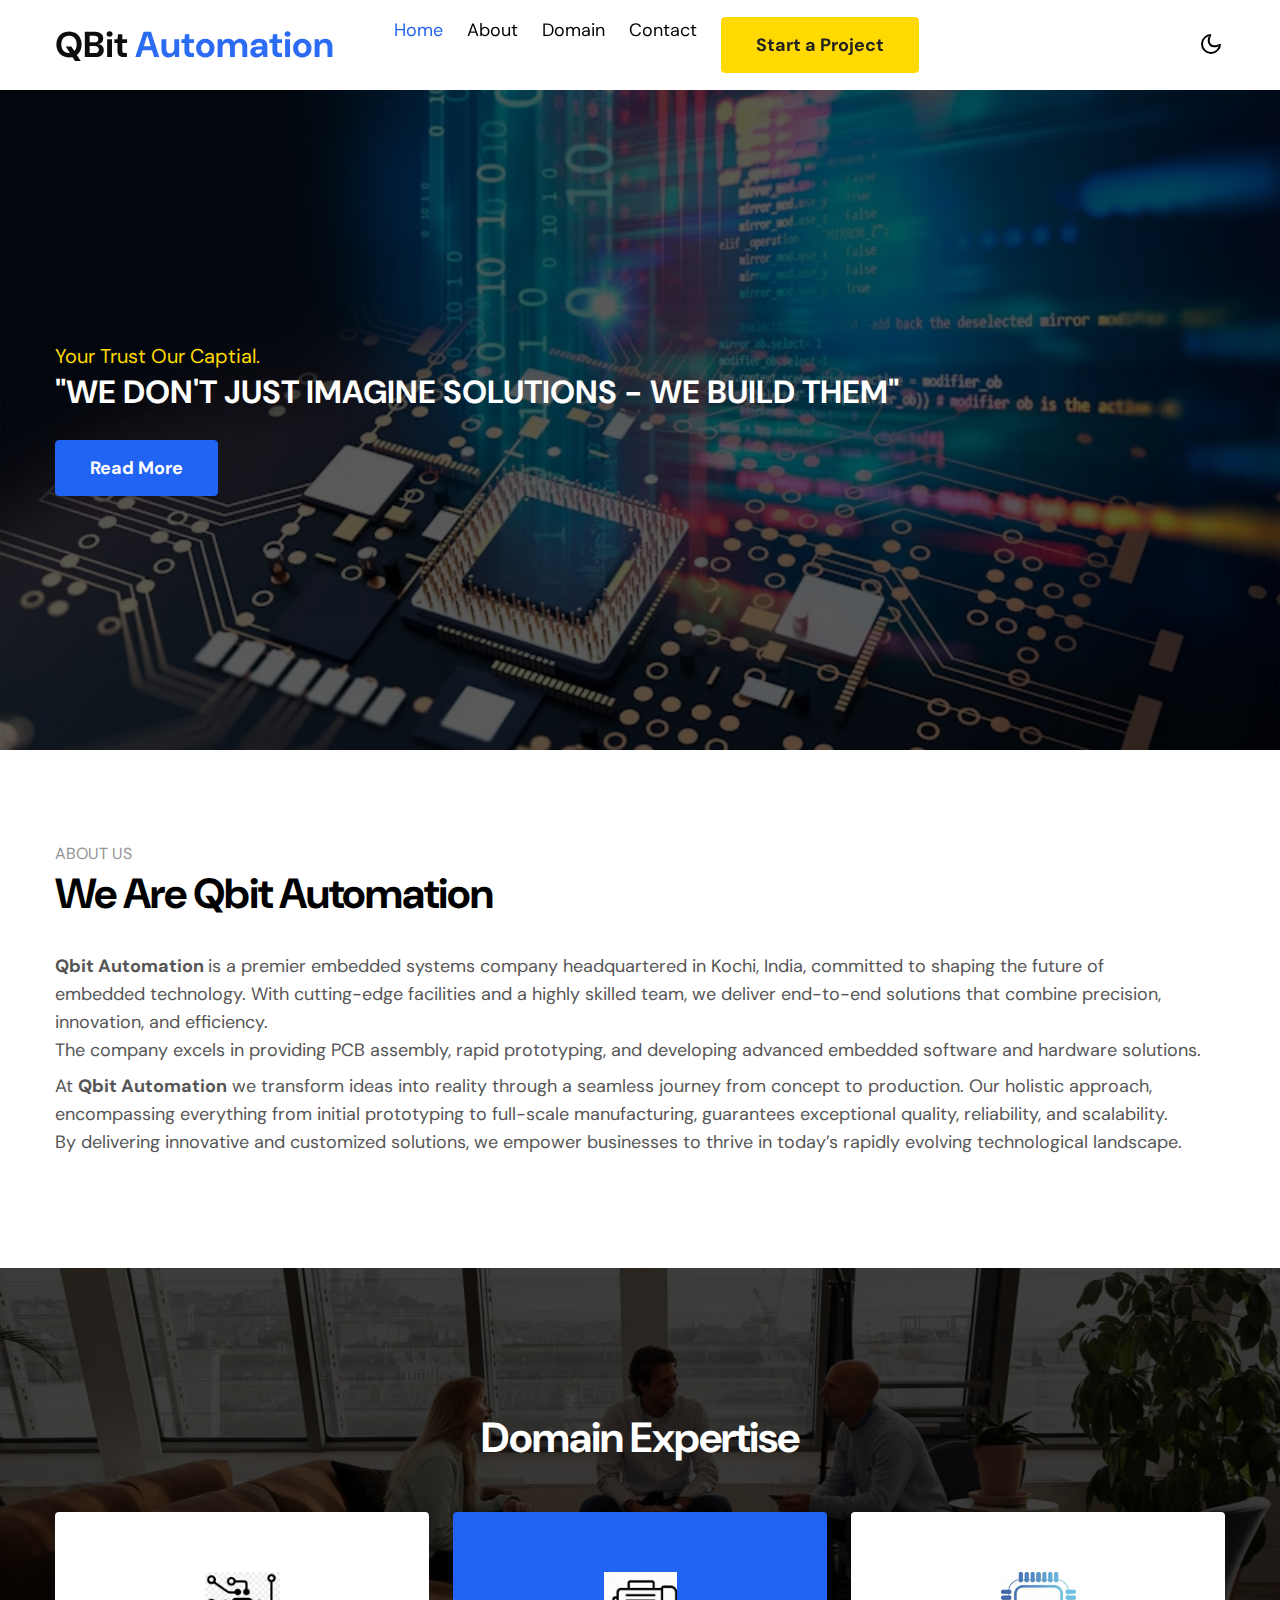
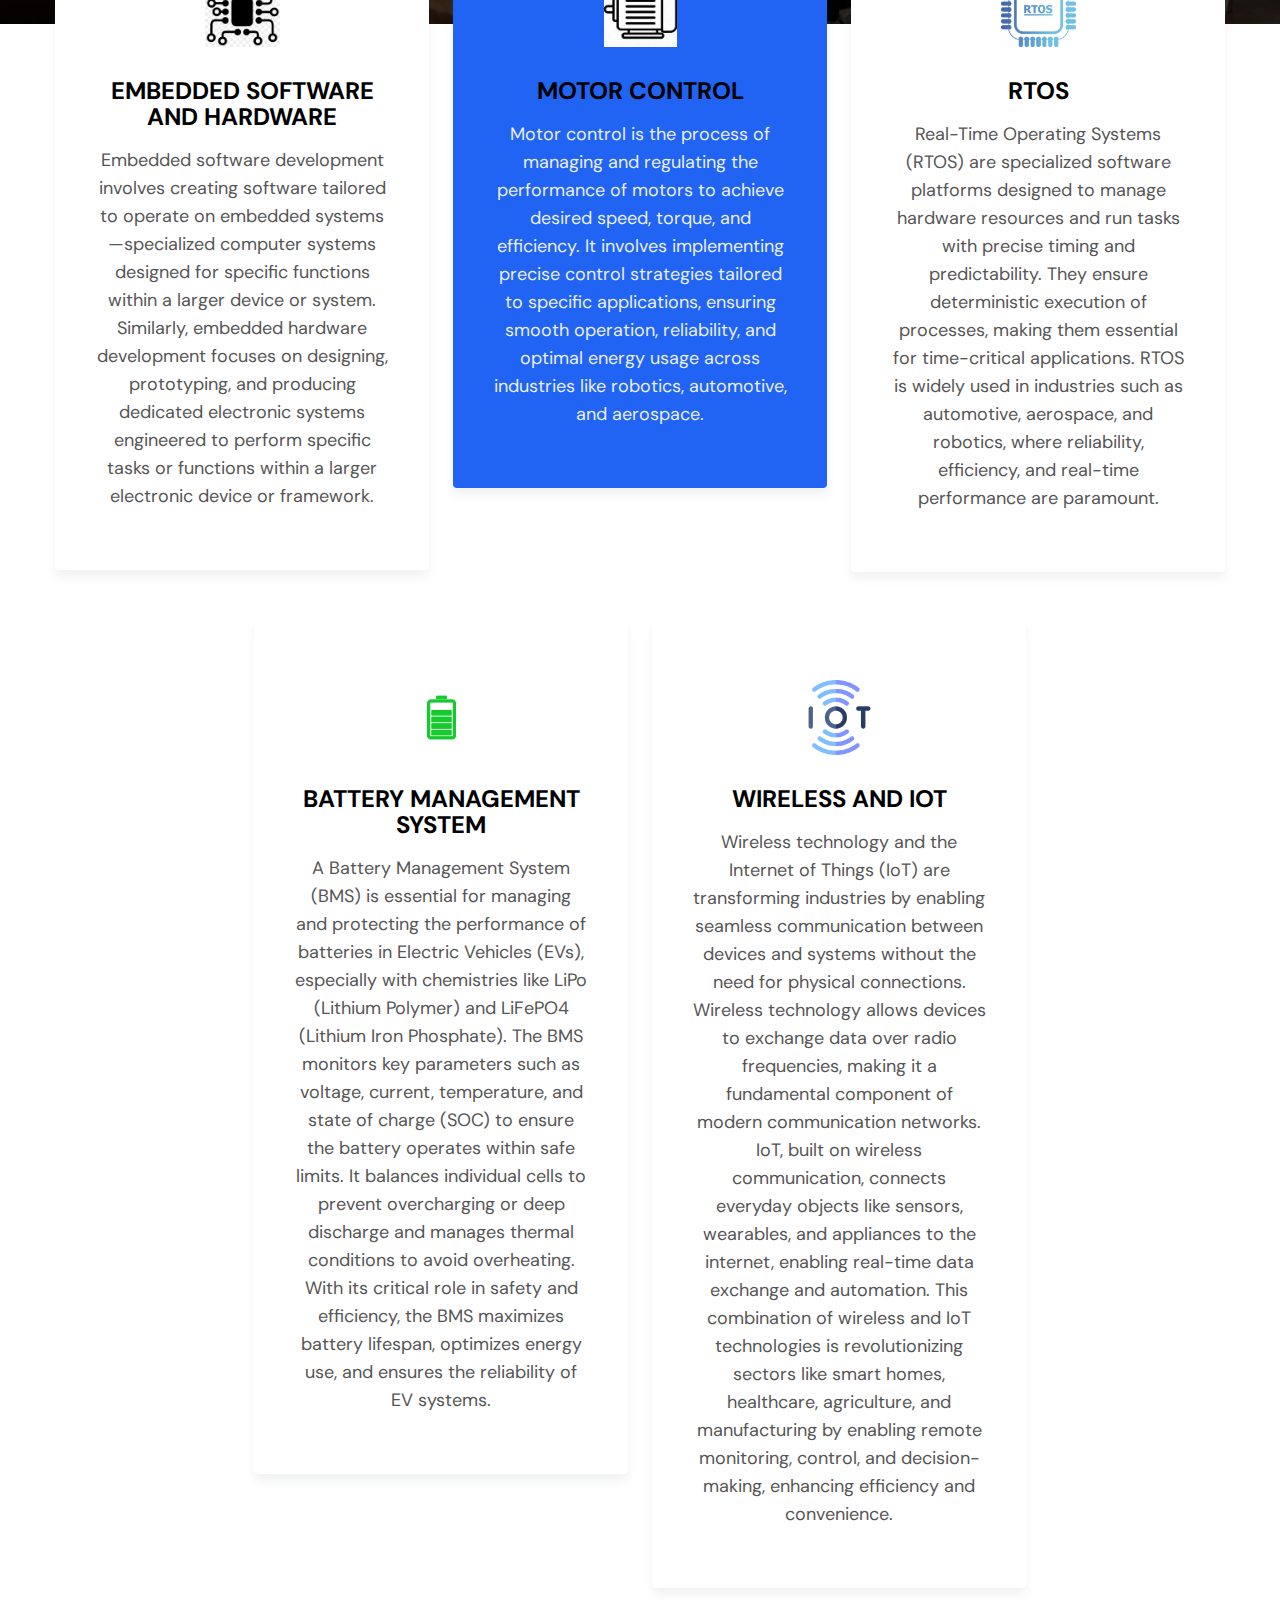
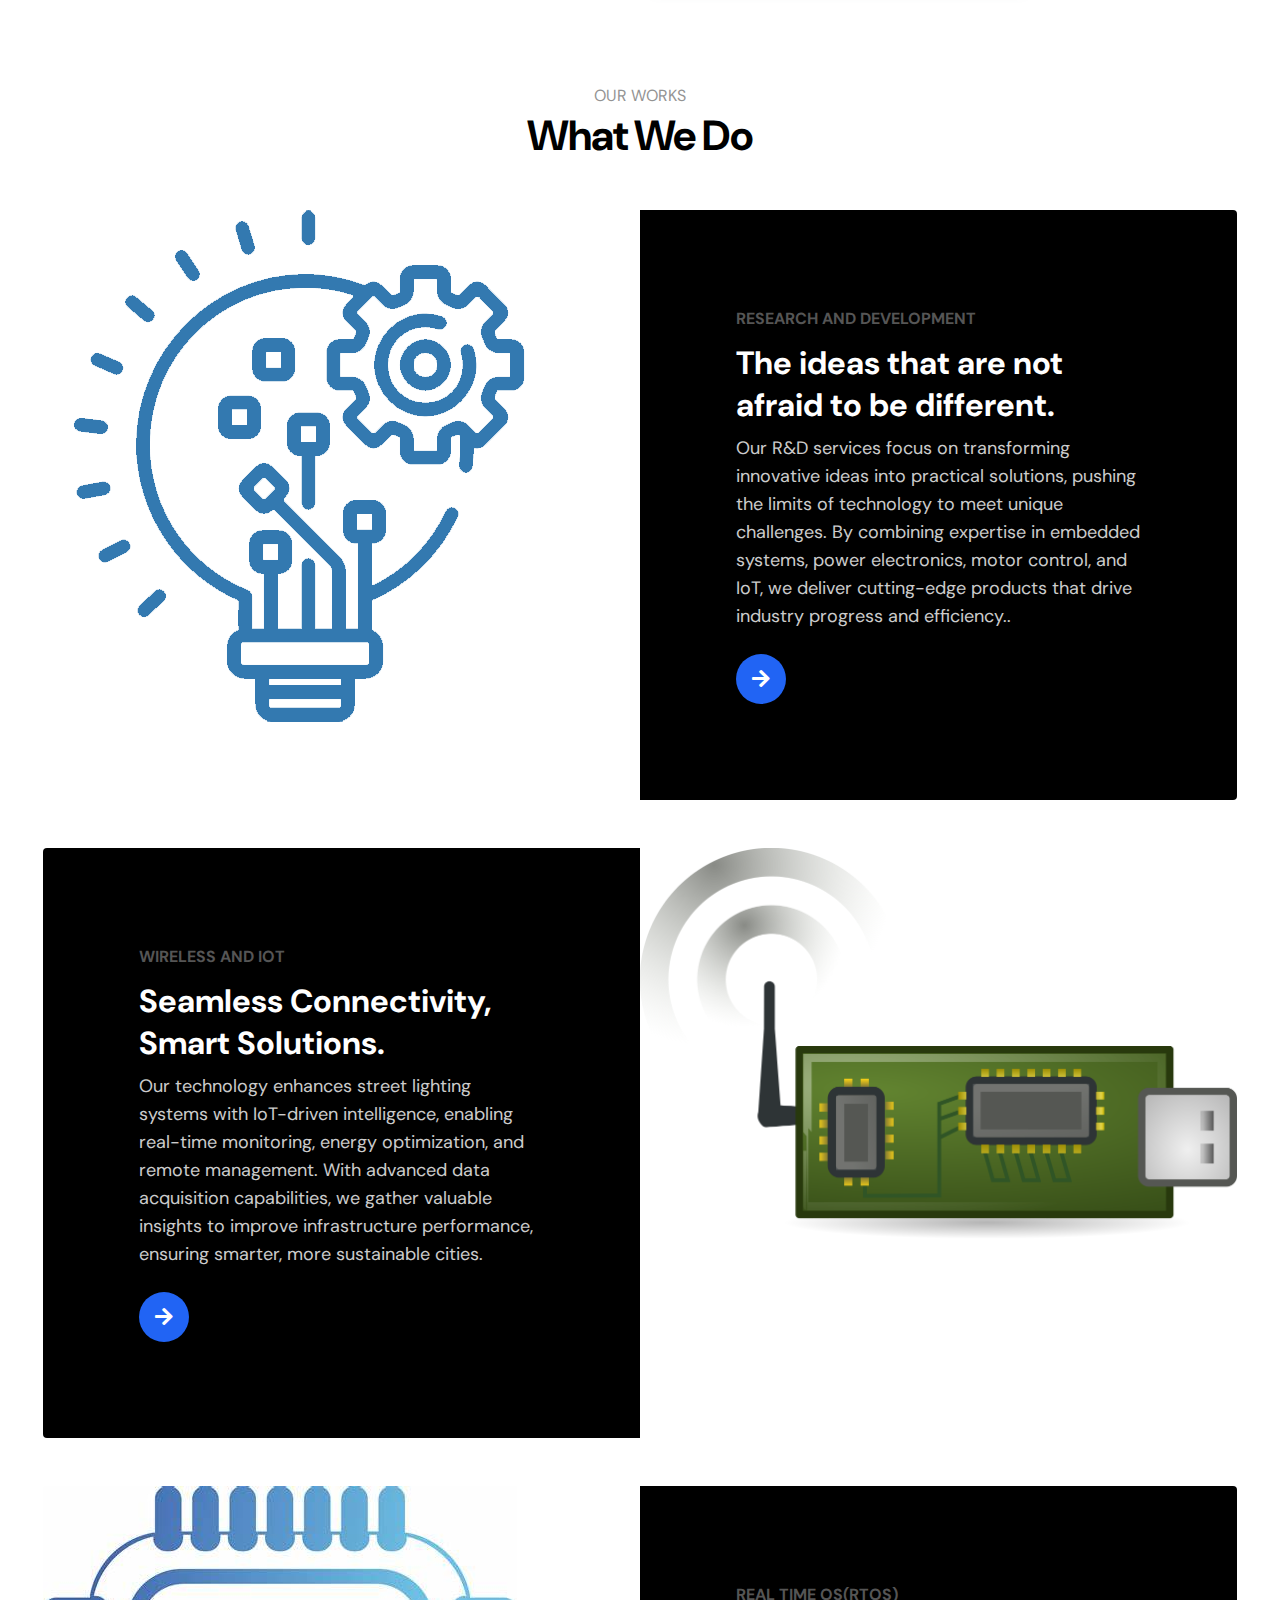
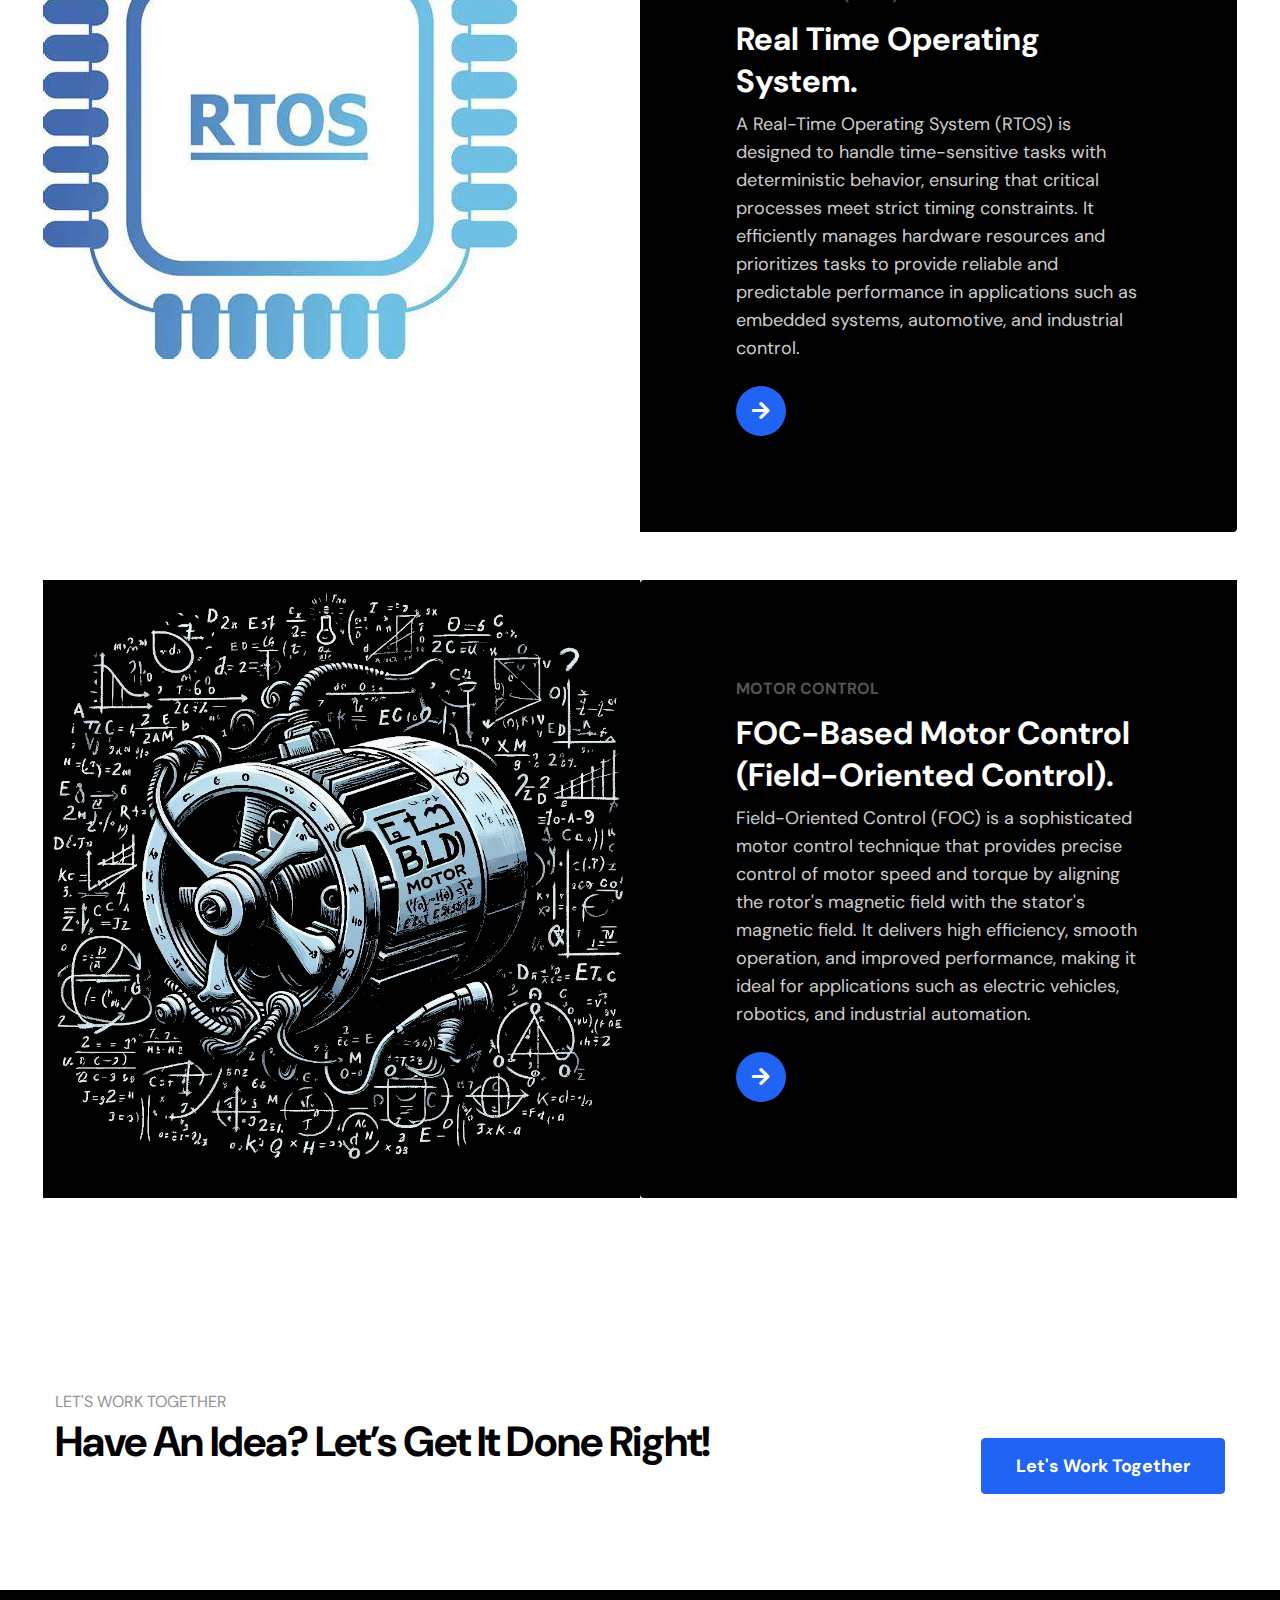
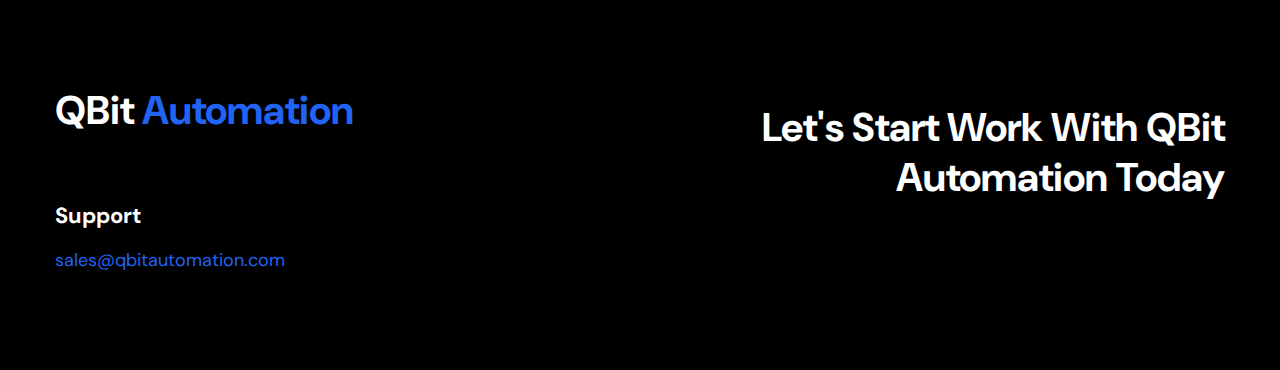
<file: index.html>
<!--
Author: W3layouts
Author URL: http://w3layouts.com
-->
<!doctype html>
<html lang="en">

<head>
    <!-- Required meta tags -->
    <meta charset="utf-8">
    <meta name="viewport" content="width=device-width, initial-scale=1, shrink-to-fit=no">
    <title>QBit Automation</title>
    <link href="https://cdnjs.cloudflare.com/ajax/libs/font-awesome/5.15.4/css/all.min.css" rel="stylesheet">
    <!--/google-fonts -->
    <link href="//fonts.googleapis.com/css2?family=DM+Sans:ital,wght@0,400;0,700;1,700&display=swap" rel="stylesheet">
    <!--//google-fonts -->
    <!-- Template CSS -->
    <link rel="stylesheet" href="assets/css/style-starter.css">
</head>
<!--/Header-->

<body>
    <header id="site-header" class="fixed-top">
        <div class="container">
            <nav class="navbar navbar-expand-lg navbar-light stroke py-lg-0">
                <h1><a class="navbar-brand pe-xl-5 pe-lg-4" href="index.html">
                        QBit<span class="log"> Automation</span>
                    </a></h1>
                <button class="navbar-toggler collapsed" type="button" data-bs-toggle="collapse" data-bs-target="#navbarScroll" aria-controls="navbarScroll" aria-expanded="false" aria-label="Toggle navigation">
                    <span class="navbar-toggler-icon fa icon-expand fa-bars"></span>
                    <span class="navbar-toggler-icon fa icon-close fa-times"></span>
                </button>
                <div class="collapse navbar-collapse" id="navbarScroll">
                    <ul class="navbar-nav me-lg-auto my-2 my-lg-0 navbar-nav-scroll">
                        <li class="nav-item">
                            <a class="nav-link active" aria-current="page" href="index.html">Home</a>
                        </li>
                        <li class="nav-item">
                            <a class="nav-link" href="about.html">About</a>
                        </li>
                        <li class="nav-item">
                            <a class="nav-link" href="services.html">Domain</a>
                        </li>
                        <li class="nav-item">
                            <a class="nav-link" href="contact.html">Contact</a>
                        </li>
                        <li class="nav-item propertyw3-btnhny">
                            <a href="contact.html" class="btn btn-style btn-secondary">Start a Project</a>


                        </li>
                    </ul>

                    <!--//search-right-->
                </div>
                <!-- toggle switch for light and dark theme -->
                <div class="mobile-position">
                    <nav class="navigation">
                        <div class="theme-switch-wrapper">
                            <label class="theme-switch" for="checkbox">
                                <input type="checkbox" id="checkbox">
                                <div class="mode-container">
                                    <i class="gg-sun"></i>
                                    <i class="gg-moon"></i>
                                </div>
                            </label>
                        </div>
                    </nav>
                </div>
                <!-- //toggle switch for light and dark theme -->
            </nav>
        </div>
    </header>
    <!--//Header-->
    <!--//Banner-slider-->
    <section class="w3l-main-slider banner-slider position-relative" id="home">
        <div class="owl-one owl-carousel owl-theme">
            <div class="item">
                <div class="slider-info banner-view banner-top1">
                    <div class="container">
                        <div class="banner-info header-hero-19">
                            <p class="w3hny-tag">Your Trust Our Captial.</p>
                            <h2 class="title-hero-19" style="color: white;">"WE DON'T JUST IMAGINE SOLUTIONS - WE BUILD THEM"</h2>
                            <a href="about.html" class="btn btn-style btn-primary mt-4">Read More</a>

                        </div>
                    </div>
                </div>
            </div>

        </div>
    </section>
    <!-- //main-slider -->

    <!--/w3-grids-->
    <section class="w3l-passion-mid-sec py-5">
        <div class="container py-md-5 py-3">
            <div class="row w3l-passion-mid-grids">
                <!--<div class="col-lg-5 passion-grid-item-info mb-lg-0 mb-5 pe-lg-3">-->
                    <h6 class="title-subhny">About Us</h6>
                    <h3 class="title-w3l mb-4">We Are Qbit Automation</h3>
                    <p class="mt-2 pe-lg-5"><strong>Qbit Automation </strong> is a premier embedded systems company headquartered in Kochi, India, committed to shaping the future of embedded technology. With cutting-edge facilities and a highly skilled team, we deliver end-to-end solutions that combine precision, innovation, and efficiency.</p>
                    <p> The company excels in providing PCB assembly, rapid prototyping, and developing advanced embedded software and hardware solutions.</p>
                    <p class="mt-2 pe-lg-5">At <strong>Qbit Automation</strong> we transform ideas into reality through a seamless journey from concept to production. Our holistic approach, encompassing everything from initial prototyping to full-scale manufacturing, guarantees exceptional quality, reliability, and scalability. By delivering innovative and customized solutions, we empower businesses to thrive in today’s rapidly evolving technological landscape.

                    </p>
                    <p class="mt-3 pe-lg-5"></p>

                </div>

            </div>
        </div>
    </section>
    <!--//w3-grids-->
    <!-- features-section -->
    <!--<section class="w3l-features py-5" id="features">
        <section class="w3l-passion-mid-sec py-5">
            <div class="container py-md-5 py-3">
                <div class="heading text-center mx-auto">
                    <h6 class="title-subhny">Our Works</h6>
                    <h3 class="title-w3l mb-3">What We Do</h3>
                </div>
    </section> -->
    <section class="w3l-features py-5" id="features">
     <section class="w3l-passion-mid-sec py-5">
            <div class="container py-md-5 py-3">
                <div class="heading text-center mx-auto">
                  <!--  <h3 class="title-w3l mb-3 title-hero-19">What We Do</h3> -->
                    <h3 class="title-w3l mb-3 title-hero-19" style="color: #ffffff;">Domain
                         <span > Expertise</span></h3>

                </div>
    </section>
</section>
    <!--//features-section -->
    <!--/w3l-features-grids-->
    <section class="w3l-features-grids">
        <div class="container">
            <div class="main-cont-wthree-2">
                <div class="row justify-content-center">
                    <div class="col-lg-4 col-md-6 mt-lg-5 mt-4">
                        <div class="grids-1 box-wrap">
                            
                                <i class="fas fa-paint-brush"></i>
                            
                            <h4><a href="services.html" class="title-head mb-3">EMBEDDED SOFTWARE AND HARDWARE</a></h4>
                            <p class="text-para">
                                 Embedded software development involves creating software tailored to operate on 
                                 embedded systems—specialized computer systems designed for specific functions within a 
                                 larger device or system. Similarly, embedded hardware development focuses on designing,
                                 prototyping, and producing dedicated electronic systems engineered to perform specific
                                 tasks or functions within a larger electronic device or framework. </p>
                        </div>
                    </div>
                    <div class="col-lg-4 col-md-6 mt-lg-5 mt-4">
                        <div class="grids-1 box-wrap active">
                            
                                <i class="fas fa-bullhorn"></i>
                            
                            <h4><a href="services.html" class="title-head mb-3">MOTOR CONTROL</a></h4>
                            <p class="text-para">Motor control is the process of managing and regulating the performance of motors 
                                to achieve desired speed, torque, and efficiency. It involves implementing precise control strategies
                                 tailored to specific applications, ensuring smooth operation, reliability, and optimal energy usage 
                                 across industries like robotics, automotive, and aerospace. </p>
                               
                        </div>
                    </div>
                    <div class="col-lg-4 col-md-6 mt-lg-5 mt-4">
                        <div class="grids-1 box-wrap">
                           
                                <i class="fas fa-chart-line"></i>
                            
                            <h4><a href="services.html" class="title-head mb-3">
                                    RTOS</a></h4>
                            <p class="text-para">Real-Time Operating Systems (RTOS) are specialized software platforms 
                                designed to manage hardware resources and run tasks with precise timing and predictability. 
                                They ensure deterministic execution of processes, making them essential for time-critical applications. 
                                RTOS is widely used in industries such as automotive, aerospace, and robotics, where reliability, 
                                efficiency, and real-time performance are paramount. </p>
                        </div>
                    </div>
                    <div class="col-lg-4 col-md-6 mt-lg-5 mt-4">
                        <div class="grids-1 box-wrap">
                            
                                <i class="fas fa-chart-pie"></i>
                           
                            <h4><a href="services.html" class="title-head mb-3">
                                    BATTERY MANAGEMENT SYSTEM</a></h4>
                            <p class="text-para">A Battery Management System (BMS) is essential for managing and protecting 
                                the performance of batteries in Electric Vehicles (EVs), especially with chemistries like LiPo 
                                (Lithium Polymer) and LiFePO4 (Lithium Iron Phosphate). The BMS monitors key parameters such as voltage,
                                 current, temperature, and state of charge (SOC) to ensure the battery operates within safe limits.
                                  It balances individual cells to prevent overcharging or deep discharge and manages thermal conditions 
                                  to avoid overheating. With its critical role in safety and efficiency, the BMS maximizes battery lifespan, 
                                optimizes energy use, and ensures the reliability of EV systems. </p>
                        </div>
                    </div>
                    <div class="col-lg-4 col-md-6 mt-lg-5 mt-4">
                        <div class="grids-1 box-wrap">
                            
                                <i class="fas fa-charging-station"></i>
                           
                            <h4><a href="services.html" class="title-head mb-3">
                                    WIRELESS AND IOT</a></h4>
                            <p class="text-para">Wireless technology and the Internet of Things (IoT) are 
                                transforming industries by enabling seamless communication between devices and 
                                systems without the need for physical connections. Wireless technology allows devices to exchange
                                 data over radio frequencies, making it a fundamental component of modern communication networks.
                                  IoT, built on wireless communication, connects everyday objects like sensors, wearables,
                                   and appliances to the internet, enabling real-time data exchange and automation. 
                                   This combination of wireless and IoT technologies is revolutionizing sectors like smart homes,
                                    healthcare, agriculture, and manufacturing by enabling remote monitoring,
                                 control, and decision-making, enhancing efficiency and convenience. </p>
                        </div>
                    </div>

                </div>
            </div>
        </div>
    </section>
    <!--//w3l-features-grids-->

    <!--/w3-grids-->
    <section class="w3l-passion-mid-sec py-5">
        <div class="container py-md-5 py-3">
            <div class="heading text-center mx-auto">
                <h6 class="title-subhny">Our Works</h6>
                <h3 class="title-w3l mb-3">What We Do</h3>
            </div>
            <!--/row-1-->
            <div class="w3l-passion-mid-grids w3recent-works mt-5">
                <!--/row-1-->
                <div class="row w3l-passion-mid-grids">
                    <div class="col-lg-6 w3grids-left-img p-0">
                        <img src="assets/images/RND.png" alt="" class="img-fluid">
                    </div>
                    <div class="col-lg-6 passion-grid-item-info p-0">
                        <div class="w3grids-right-info">
                            <div class="icon-text">
                                <h5>Research and Development</h5>
                                <h4><a href="#recent" class="title-head">
                                        The ideas that are not afraid to be different.</a></h4>
                                <p class="text-para mt-2 mb-4">Our R&D services focus on transforming innovative ideas into practical solutions, pushing the limits of technology to meet unique challenges. By combining expertise in embedded systems, power electronics, motor control, and IoT, we deliver cutting-edge products that drive industry progress and efficiency..</p>
                                <a href="#" class="read-more-icon"><i class="fas fa-arrow-right"></i></a>
                            </div>
                        </div>
                    </div>
                </div>
                <!--//row-1-->
                <!--/row-2-->
                <div class="row partrow-2 w3l-passion-mid-grids mt-lg-5 mt-4">
                    <div class="col-lg-6 passion-grid-item-info p-0">
                        <div class="w3grids-right-info">
                            <div class="icon-text">
                                <h5>Wireless and IoT</h5>
                                <h4><a href="#recent" class="title-head">
                                    Seamless Connectivity, Smart Solutions.</a></h4>
                                <p class="text-para mt-2 mb-4">Our technology enhances street lighting systems with IoT-driven intelligence, enabling real-time monitoring, energy optimization, and remote management. With advanced data acquisition capabilities, we gather valuable insights to improve infrastructure performance, ensuring smarter, more sustainable cities.</p>
                                <a href="#" class="read-more-icon"><i class="fas fa-arrow-right"></i></a>
                            </div>
                        </div>
                    </div>
                    <div class="col-lg-6 w3grids-left-img p-0">
                        <img src="assets/images/wireless-sensor.png" alt="" class="img-fluid">
                    </div>
                </div>
                <!--//row-2-->
                <!--/row-3-->
                <div class="row w3l-passion-mid-grids mt-lg-5 mt-4">
                    <div class="col-lg-6 w3grids-left-img p-0">
                        <img src="assets/images/rtos.jfif" alt="" class="img-fluid">
                    </div>
                    <div class="col-lg-6 passion-grid-item-info p-0">
                        <div class="w3grids-right-info">
                            <div class="icon-text">
                                <h5>Real Time OS(RTOS)</h5>
                                <h4><a href="#recent" class="title-head">
                                       Real Time Operating System.</a></h4>
                                <p class="text-para mt-2 mb-4">A Real-Time Operating System (RTOS) is designed to handle time-sensitive tasks with deterministic behavior, ensuring that critical processes meet strict timing constraints. It efficiently manages hardware resources and prioritizes tasks to provide reliable and predictable performance in applications such as embedded systems, automotive, and industrial control.</p>
                                <a href="#" class="read-more-icon"><i class="fas fa-arrow-right"></i></a>
                            </div>
                        </div>
                    </div>
                </div>
                <!--//row-3-->
                <!--//row 4-->
                <div class="row  partrow-2 w3l-passion-mid-grids mt-lg-5 mt-4">
                    <div class="col-lg-6 w3grids-right-img p-0" style="background-color: black;">
                        <img src="assets/images/motor.webp" alt="" class="img-fluid">
                    </div>
                    <div class="col-lg-6 passion-grid-item-info p-0">
                        <div class="w3grids-right-info">
                            <div class="icon-text">
                                <h5>Motor Control</h5>
                                <h4><a href="#recent" class="title-head">
                                    FOC-Based Motor Control (Field-Oriented Control).</a></h4>
                                <p class="text-para mt-2 mb-4">Field-Oriented Control (FOC) is a sophisticated motor control technique that provides precise control of motor speed and torque by aligning the rotor's magnetic field with the stator's magnetic field. It delivers high efficiency, smooth operation, and improved performance, making it ideal for applications such as electric vehicles, robotics, and industrial automation.</p>
                                <a href="#" class="read-more-icon"><i class="fas fa-arrow-right"></i></a>
                            </div>
                        </div>
                    </div>
                </div>
                </div>
            </div>
        </div>
    </section>
    <!--//w3-grids-->

    <!--/video-->
    
    <!--//video-->
    <!--/w3llets-work-->
    <section class="w3llets-work py-5">
        <div class="container py-md-5">
            <div class="row justify-content-center">
                <div class="w3llets-work-left col-lg-7">
                    <div class="text-lg-start text-center">
                        <h6 class="title-subhny">Let's Work Together</h6>
                        <h3 class="title-w3l">Have an idea?
                            Let’s get it done right!</h3>
                    </div>
                </div>
                <div class="w3llets-work-right col-lg-5 ps-lg-5 text-lg-end text-center">
                    <div class="w3banner-content-btns text-right">
                        <a href="contact.html" class="btn btn-style btn-primary mt-lg-5 mt-4"> Let's Work Together </a>
                    </div>
                </div>
            </div>
        </div>
    </section>
    <!--//w3llets-work-->
    <!--/footer-->
    <footer class="w3l-footer">
        <div class="w3l-footer-16 py-5">
            <div class="container py-md-5">
                <div class="row footer-p">
                    <div class="col-lg-6 col-md-6 pe-lg-5">
                        <h2 class="footerw3l-logo"><a class="navbar-brand" href="index.html">
                                QBit<span class="log"> Automation</span>
                            </a></h2>

                    </div>
                    <div class="col-lg-6 col-md-6">
                        <h4 class="mt-3">Let's Start Work With QBit Automation Today</h4>
                    </div>
                </div>
<!--                <div class="row footer-p mt-5 pt-lg-4">
                    <div class="col-lg-4 col-md-6 pe-lg-5">
                        <div class="column">
                            <h3>Phone</h3>
                            <p><a href="tel:+(21) 255 088 4943">+(21) 255 088 4943</a></p>
                        </div>

                        <div class="column mt-lg-5 mt-4">
                            <h3>Address </h3>
                            <p>FinAenc, Honey Street,Main Road
                                London, UK - 62617.</p>
                        </div>

                    </div> -->
                    <div class="col-lg-4 col-md-6">

                        <div class="column">
                            <h3>Support</h3>
                            <p><a href="mailto:sales@qbitautomation.com" class="mail">sales@qbitautomation.com</a></p>
                        </div>


                    </div>

                </div>
            </div>
        </div>
    </footer>
    <!-- //footer -->
    <!--/Js-scripts-->
    <!-- move top -->

    <script>
        // When the user scrolls down 20px from the top of the document, show the button
        window.onscroll = function() {
            scrollFunction()
        };

        function scrollFunction() {
            if (document.body.scrollTop > 20 || document.documentElement.scrollTop > 20) {
                document.getElementById("movetop").style.display = "block";
            } else {
                document.getElementById("movetop").style.display = "none";
            }
        }

        // When the user clicks on the button, scroll to the top of the document
        function topFunction() {
            document.body.scrollTop = 0;
            document.documentElement.scrollTop = 0;
        }

    </script>
    <!-- //move-top-->
    <!-- Template JavaScript -->
    <script src="assets/js/jquery-3.3.1.min.js"></script>
    <script src="assets/js/theme-change.js"></script>
    
    <!-- MENU-JS -->
    <script>
        $(window).on("scroll", function() {
            var scroll = $(window).scrollTop();

            if (scroll >= 80) {
                $("#site-header").addClass("nav-fixed");
            } else {
                $("#site-header").removeClass("nav-fixed");
            }
        });

        //Main navigation Active Class Add Remove
        $(".navbar-toggler").on("click", function() {
            $("header").toggleClass("active");
        });
        $(document).on("ready", function() {
            if ($(window).width() > 991) {
                $("header").removeClass("active");
            }
            $(window).on("resize", function() {
                if ($(window).width() > 991) {
                    $("header").removeClass("active");
                }
            });
        });

    </script>
    <!-- //MENU-JS -->

    <!-- disable body scroll which navbar is in active -->
    <script>
        $(function() {
            $('.navbar-toggler').click(function() {
                $('body').toggleClass('noscroll');
            })
        });

    </script>
    <!-- //disable body scroll which navbar is in active -->

    <!-- //bootstrap -->
    <script src="assets/js/bootstrap.min.js"></script>

</body>

</html>
</file>
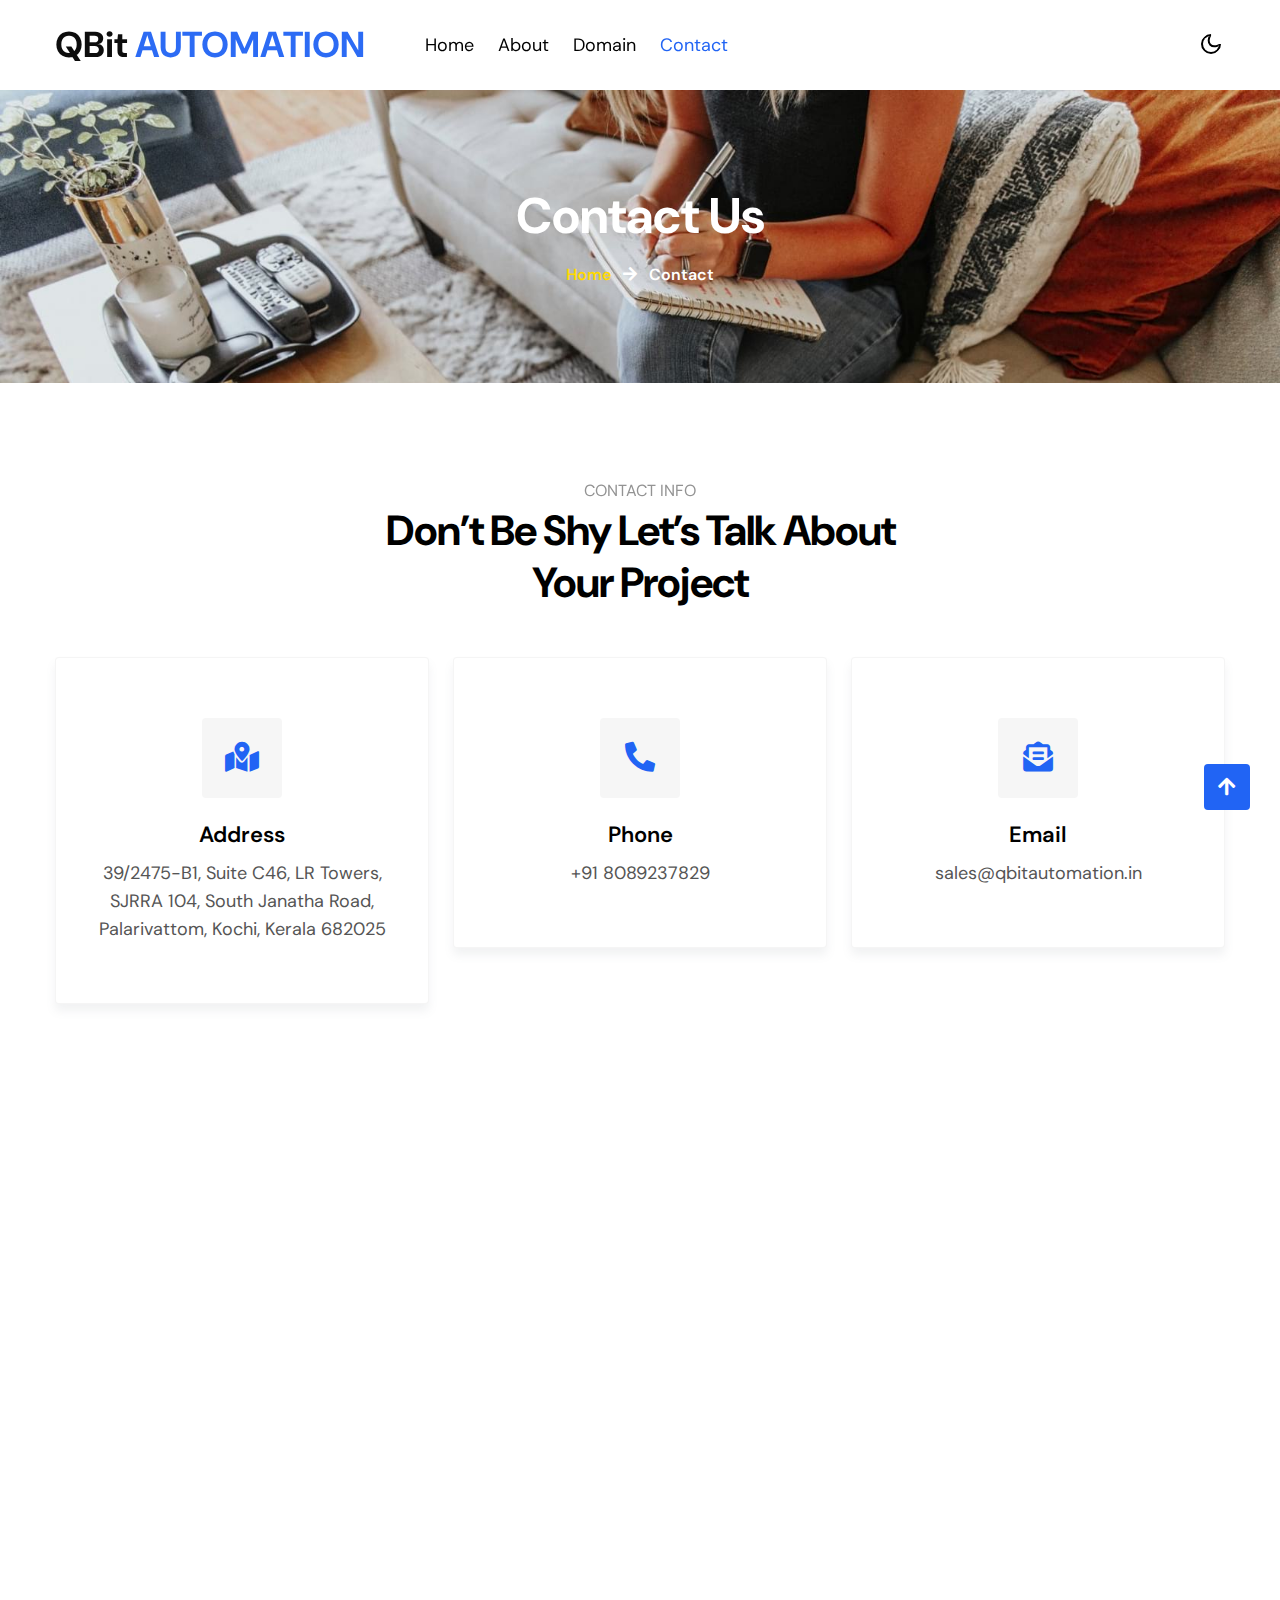
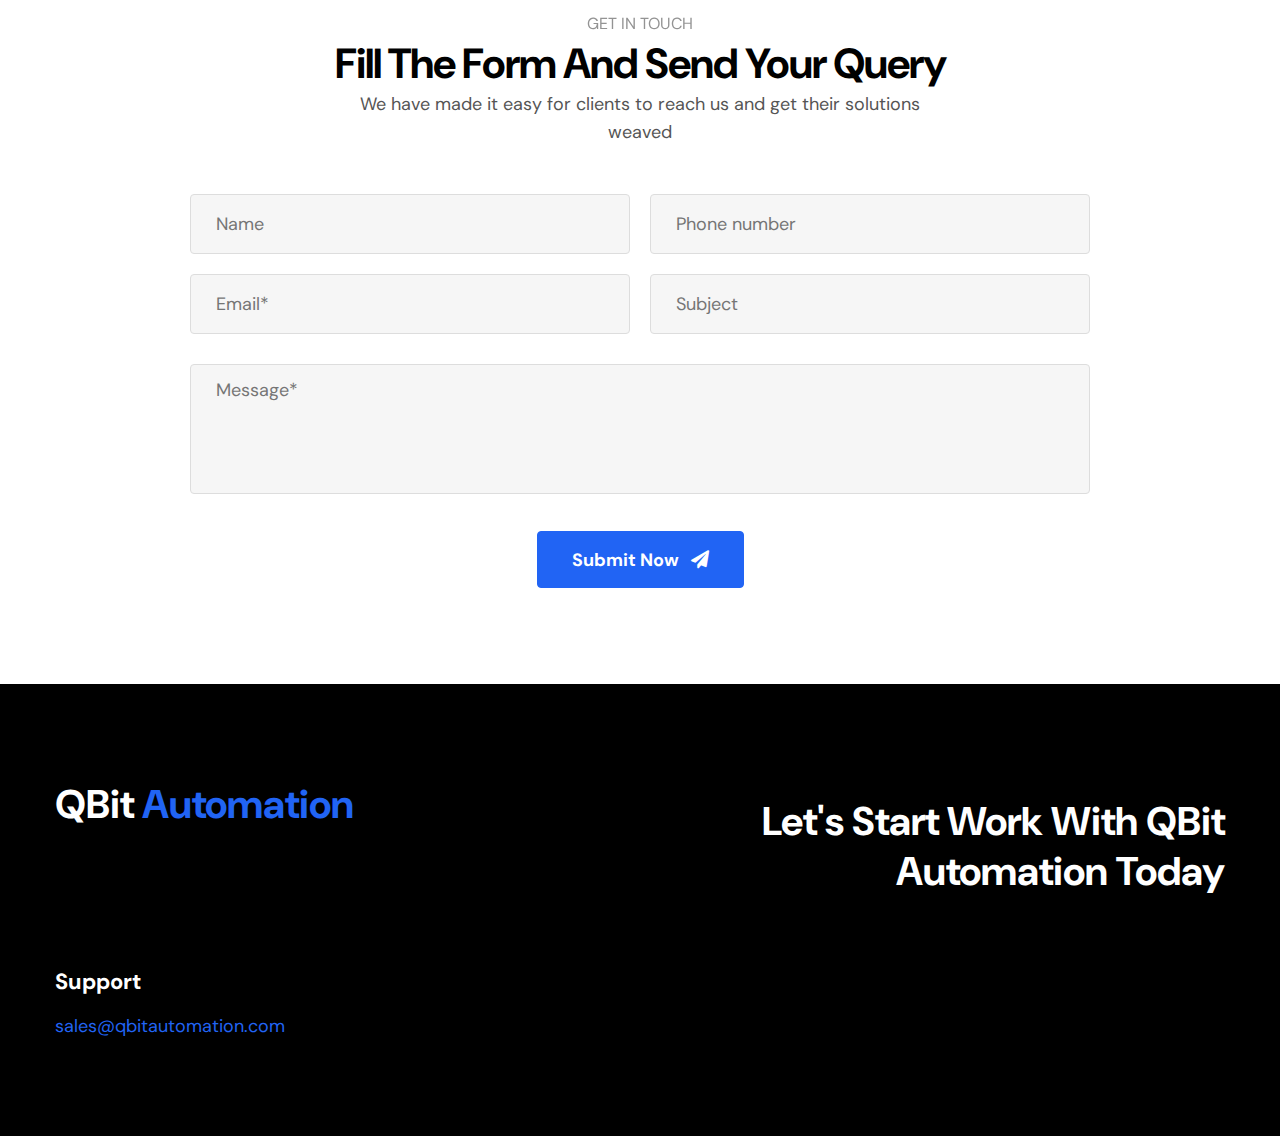
<file: contact.html>
<!--
Author: W3layouts
Author URL: http://w3layouts.com
-->
<!doctype html>
<html lang="en">

<head>
    <!-- Required meta tags -->
    <meta charset="utf-8">
    <meta name="viewport" content="width=device-width, initial-scale=1, shrink-to-fit=no">
    <title>QBit Automation</title>
    <!--/google-fonts -->
    <link href="//fonts.googleapis.com/css2?family=DM+Sans:ital,wght@0,400;0,700;1,700&display=swap" rel="stylesheet">
    <!--//google-fonts -->
    <!-- Template CSS -->
    <link rel="stylesheet" href="assets/css/style-starter.css">
</head>
<!--/Header-->

<body>
    <header id="site-header" class="fixed-top">
        <div class="container">
            <nav class="navbar navbar-expand-lg navbar-light stroke py-lg-0">
                <h1><a class="navbar-brand pe-xl-5 pe-lg-4" href="index.html">
                        QBit<span class="log"> AUTOMATION</span>
                    </a></h1>
                <button class="navbar-toggler collapsed" type="button" data-bs-toggle="collapse" data-bs-target="#navbarScroll" aria-controls="navbarScroll" aria-expanded="false" aria-label="Toggle navigation">
                    <span class="navbar-toggler-icon fa icon-expand fa-bars"></span>
                    <span class="navbar-toggler-icon fa icon-close fa-times"></span>
                </button>
                <div class="collapse navbar-collapse" id="navbarScroll">
                    <ul class="navbar-nav me-lg-auto my-2 my-lg-0 navbar-nav-scroll">
                        <li class="nav-item">
                            <a class="nav-link" aria-current="page" href="index.html">Home</a>
                        </li>
                        <li class="nav-item">
                            <a class="nav-link" href="about.html">About</a>
                        </li>
                        <li class="nav-item">
                            <a class="nav-link" href="services.html">Domain</a>
                        </li>
                        <li class="nav-item">
                            <a class="nav-link active" href="contact.html">Contact</a>
                        </li>

                    </ul>
                    
                </div>
                <!-- toggle switch for light and dark theme -->
                <div class="mobile-position">
                    <nav class="navigation">
                        <div class="theme-switch-wrapper">
                            <label class="theme-switch" for="checkbox">
                                <input type="checkbox" id="checkbox">
                                <div class="mode-container">
                                    <i class="gg-sun"></i>
                                    <i class="gg-moon"></i>
                                </div>
                            </label>
                        </div>
                    </nav>
                </div>
                <!-- //toggle switch for light and dark theme -->
            </nav>
        </div>
    </header>
    <!--//Header-->
    <!-- breadcrumb -->
    <section class="w3l-about-breadcrumb">
        <div class="breadcrumb-bg breadcrumb-bg-about">
            <div class="container py-5">
                <div class="w3breadcrumb-gids text-center py-sm-5 py-4">
                    <div class="w3breadcrumb-info">
                        <h2 class="w3ltop-title">Contact Us</h2>
                    </div>
                    <ul class="breadcrumbs-custom-path">
                        <li><a href="index.html">Home</a></li>
                        <li class="active"><span class="fas fa-arrow-right mx-2"></span> Contact</li>
                    </ul>
                </div>
            </div>
        </div>
    </section>
    <!--//breadcrumb-->

    <!--/contact-form-->
    <section class="w3l-contact-main py-5" id="contact">
        <div class="container py-lg-5 py-md-3">
            <div class="w3header-section text-center mb-md-5 mb-4">
                <h6 class="title-subhny">Contact Info</h6>
                <h3 class="title-w3l mb-5">
                    Don’t Be Shy Let’s Talk About<br> Your Project</h3>

            </div>

            <div class="w3l-contact-info">
                <div class="row contact-infos">
                    <div class="col-lg-4 col-md-6">
                        <div class="single-contact-infos">
                            <div class="icon-box"> <span class="fas fa-map-marked-alt"></span></div>
                            <div class="text-box">
                                <h3 class="mb-2">Address</h3>
                                <p>39/2475-B1, Suite C46, LR Towers, SJRRA 104, South Janatha Road, Palarivattom, Kochi, Kerala 682025</p>
                            </div>
                        </div>
                    </div>
                    <div class="col-lg-4 col-md-6 mt-md-0 mt-4">
                        <div class="single-contact-infos">
                            <div class="icon-box"> <span class="fas fa-phone-alt"></span></div>
                            <div class="text-box">
                                <h3 class="mb-2">Phone</h3>
                                <p><a href="tel:+91 8089237829">+91 8089237829</a></p>
                                
                            </div>
                        </div>
                    </div>
                    
                    <div class="col-lg-4 col-md-6 mt-lg-0 mt-4">
                        <div class="single-contact-infos">
                            <div class="icon-box"> <span class="fas fa-envelope-open-text"></span></div>
                            <div class="text-box">
                                <h3 class="mb-2">Email</h3>
                                <p> <a href="mailto:sales@qbitautomation.in">sales@qbitautomation.in</a></p>
                                <!--<p> <a href="mailto:support@gmail.com">support@gmail.com</a></p>-->
                            </div>
                        </div>
                    </div> 
                </div>
            </div>
        </div>
    </section>

    <!--/contact-map-->
    <section class="w3l-contact-main" id="contact">
        <div class="map pt-lg-3">
            <iframe src="https://www.google.com/maps/embed?pb=!1m18!1m12!1m3!1d387193.3059445135!2d-74.25986613799748!3d40.69714941774136!2m3!1f0!2f0!3f0!3m2!1i1024!2i768!4f13.1!4m3!3e3!4m0!4m0!5e0!3m2!1sen!2sin!4v1570181661801!5m2!1sen!2sin" allowfullscreen=""></iframe>
        </div>
    </section>
    <!--//contact-map-->
    <!--/contact-form-->
    <section class="w3l-contact-main" id="contact">
        <div class="contact-infhny py-5">
            <div class="container py-lg-5">
                <div class="top-map">
                    <div class="map-content-9">
                        <form action="https://sendmail.w3layouts.com/submitForm" method="post">
                            <div class="form-top1">
                                <div class="w3header-section text-center">
                                    <h6 class="title-subhny">Get In Touch </h6>
                                    <h3 class="title-w3l mb-0">
                                        Fill the form and send your query</h3>
                                    <p class="mb-lg-5 mb-4 text-center">We have made it easy for clients to reach us and
                                        get
                                        their solutions
                                        weaved</p>
                                </div>

                                <div class="form-top">
                                    <div class="form-top-left">
                                        <input type="text" name="w3lName" id="w3lName" placeholder="Name" required="">
                                        <input type="number" name="w3lPhone" placeholder="Phone number" required="">
                                        <input type="email" name="w3lSender" id="w3lSender" placeholder="Email*" required="">
                                        <input type="text" name="w3lSubject" id="w3lName" placeholder="Subject" required="">
                                    </div>
                                    <div class="form-top-righ">
                                        <textarea name="w3lMessage" id="w3lMessage" placeholder="Message*" required=""></textarea>
                                    </div>
                                </div>
                                <div class="text-lg-right text-center">
                                    <button type="submit" class="btn btn-style btn-primary">Submit Now <i class="fas fa-paper-plane ms-2"></i></button>
                                </div>
                            </div>
                        </form>
                    </div>
                </div>
            </div>
        </div>
    </section>
    <!--//contact-form-->
	
    <!--/footer-->
    <footer class="w3l-footer">
        <div class="w3l-footer-16 py-5">
            <div class="container py-md-5">
                <div class="row footer-p">
                    <div class="col-lg-6 col-md-6 pe-lg-5">
                        <h2 class="footerw3l-logo"><a class="navbar-brand" href="index.html">
                                QBit<span class="log"> Automation</span>
                            </a></h2>

                    </div>
                    <div class="col-lg-6 col-md-6">
                        <h4 class="mt-3">Let's Start Work With QBit Automation Today</h4>
                    </div>
                </div>
                <div class="row footer-p mt-5 pt-lg-4">
<!--                    <div class="col-lg-4 col-md-6 pe-lg-5">
                        <div class="column">
                            <h3>Phone</h3>
                            <p><a href="tel:+(21) 255 088 4943">+(21) 255 088 4943</a></p>
                        </div>

                        <div class="column mt-lg-5 mt-4">
                            <h3>Address </h3>
                            <p>FinAenc, Honey Street,Main Road
                                London, UK - 62617.</p>
                        </div> -->

                    </div>
                    <div class="col-lg-4 col-md-6">

                        <div class="column">
                            <h3>Support</h3>
                            <p><a href="mailto:sales@qbitautomation.com" class="mail">sales@qbitautomation.com</a></p>
                        </div>


                    </div>
                </div>
            </div>
        </div>
    </footer>
    <!-- //footer -->
    <!--/Js-scripts-->
    <!-- move top -->
    <button onclick="topFunction()" id="movetop" title="Go to top">
        <span class="fas fa-arrow-up" aria-hidden="true"></span>
    </button>
    <script>
        // When the user scrolls down 20px from the top of the document, show the button
        window.onscroll = function() {
            scrollFunction()
        };

        function scrollFunction() {
            if (document.body.scrollTop > 20 || document.documentElement.scrollTop > 20) {
                document.getElementById("movetop").style.display = "block";
            } else {
                document.getElementById("movetop").style.display = "none";
            }
        }

        // When the user clicks on the button, scroll to the top of the document
        function topFunction() {
            document.body.scrollTop = 0;
            document.documentElement.scrollTop = 0;
        }

    </script>
    <!-- //move-top-->
    <!-- Template JavaScript -->
    <script src="assets/js/jquery-3.3.1.min.js"></script>
    <script src="assets/js/theme-change.js"></script>
    <!-- MENU-JS -->
    <script>
        $(window).on("scroll", function() {
            var scroll = $(window).scrollTop();

            if (scroll >= 80) {
                $("#site-header").addClass("nav-fixed");
            } else {
                $("#site-header").removeClass("nav-fixed");
            }
        });

        //Main navigation Active Class Add Remove
        $(".navbar-toggler").on("click", function() {
            $("header").toggleClass("active");
        });
        $(document).on("ready", function() {
            if ($(window).width() > 991) {
                $("header").removeClass("active");
            }
            $(window).on("resize", function() {
                if ($(window).width() > 991) {
                    $("header").removeClass("active");
                }
            });
        });

    </script>
    <!-- //MENU-JS -->

    <!-- disable body scroll which navbar is in active -->
    <script>
        $(function() {
            $('.navbar-toggler').click(function() {
                $('body').toggleClass('noscroll');
            })
        });

    </script>
    <!-- //disable body scroll which navbar is in active -->

    <!-- //bootstrap -->
    <script src="assets/js/bootstrap.min.js"></script>

</body>

</html>
</file>
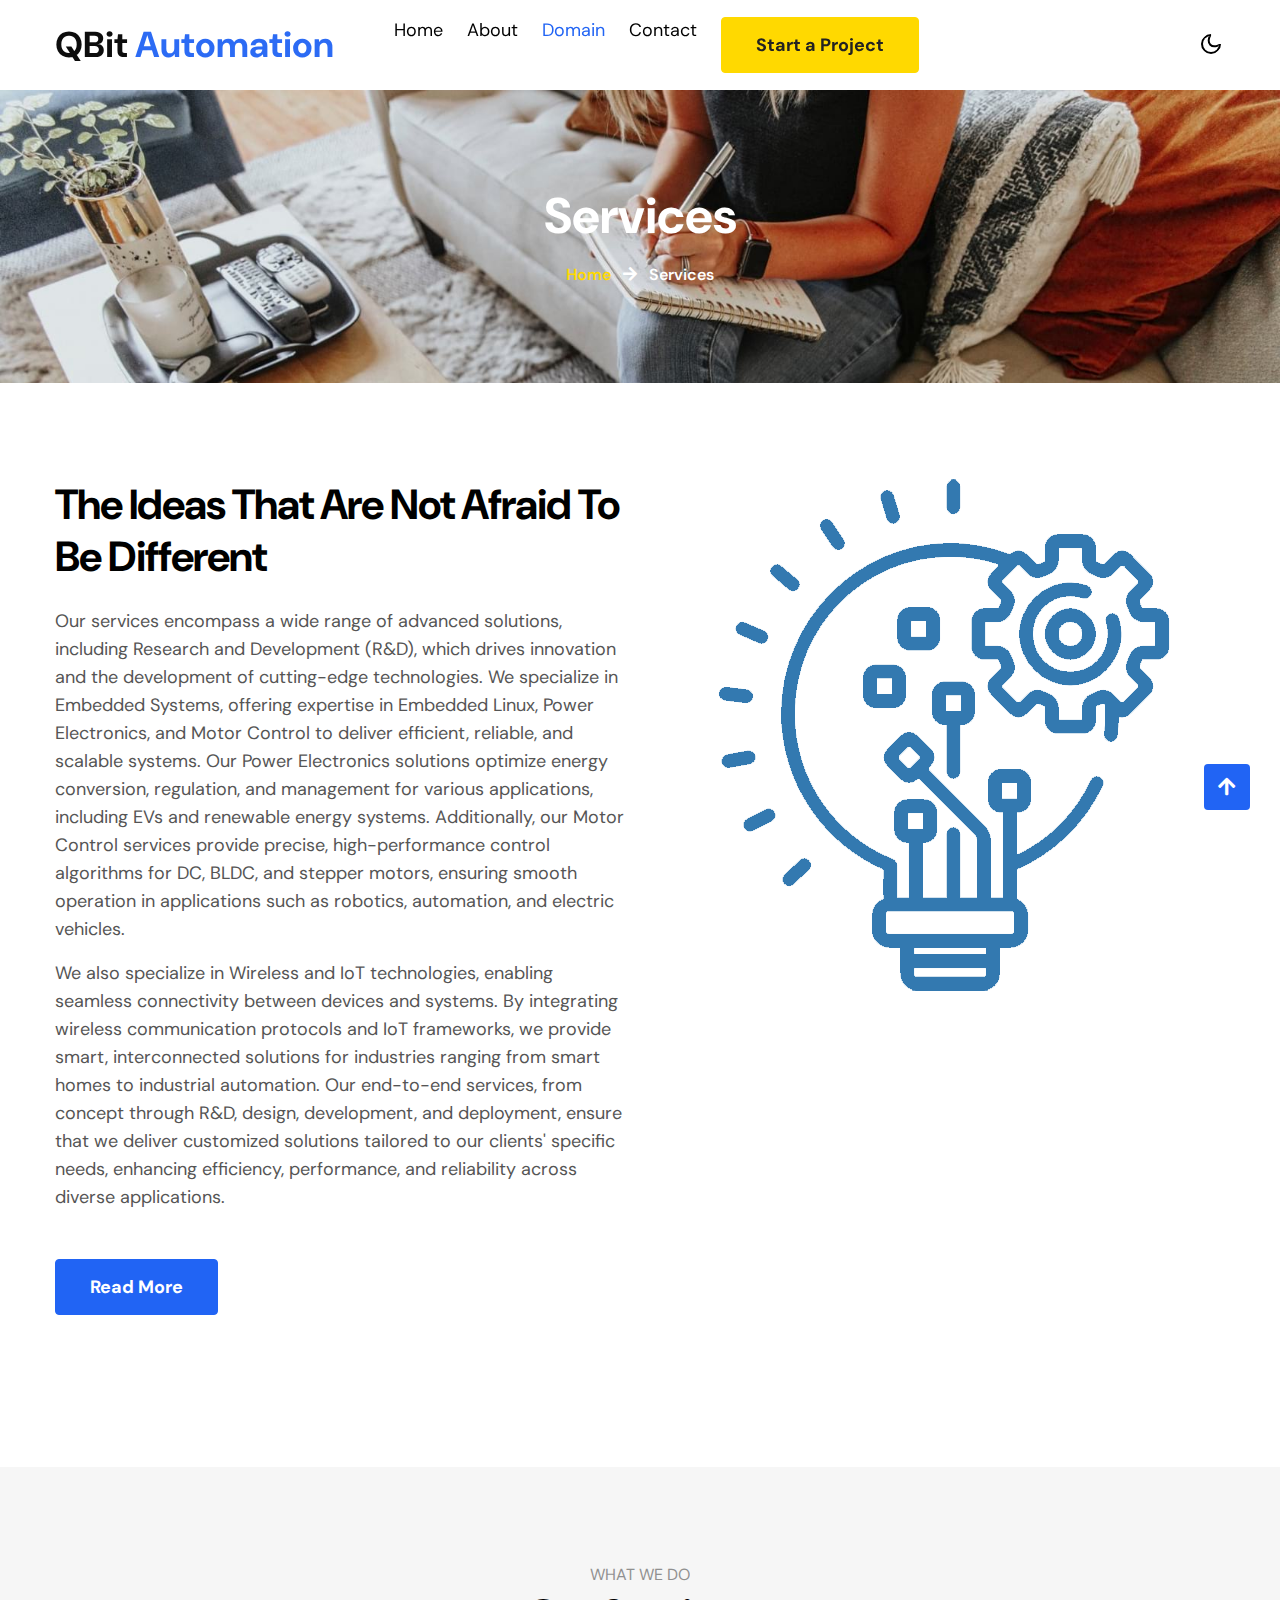
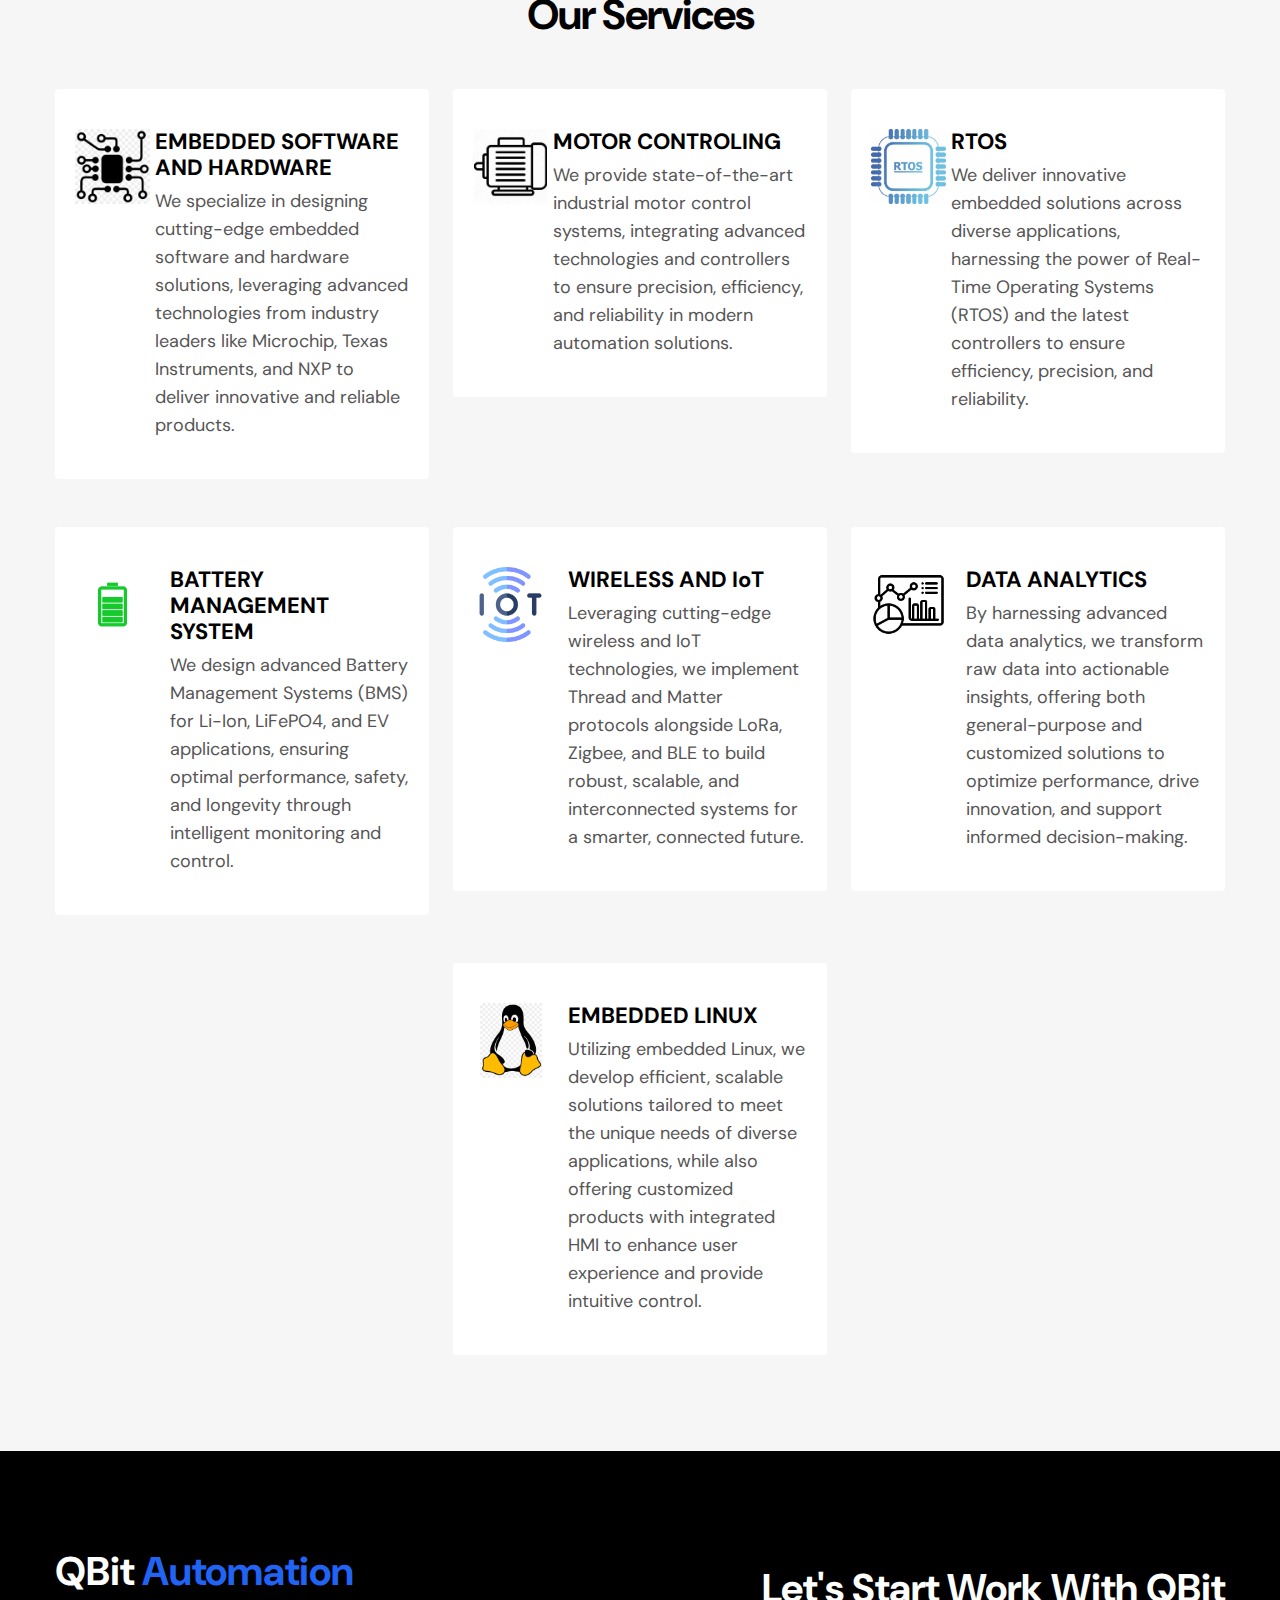
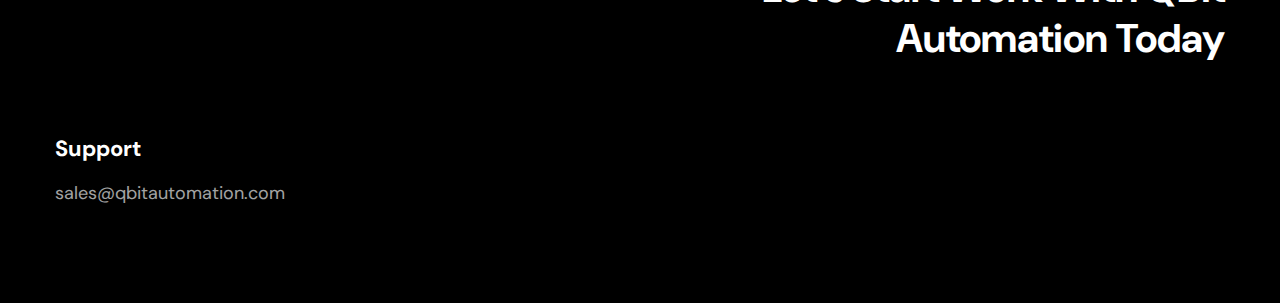
<file: services.html>
<!--
Author: W3layouts
Author URL: http://w3layouts.com
-->
<!doctype html>
<html lang="en">

<head>
    <!-- Required meta tags -->
    <meta charset="utf-8">
    <meta name="viewport" content="width=device-width, initial-scale=1, shrink-to-fit=no">
    <title>QBit Automation</title>
    <!--/google-fonts -->
    <link href="//fonts.googleapis.com/css2?family=DM+Sans:ital,wght@0,400;0,700;1,700&display=swap" rel="stylesheet">
    <!--//google-fonts -->
    <!-- Template CSS -->
    <link rel="stylesheet" href="assets/css/style-starter.css">
</head>
<!--/Header-->

<body>
    <header id="site-header" class="fixed-top">
        <div class="container">
            <nav class="navbar navbar-expand-lg navbar-light stroke py-lg-0">
                <h1><a class="navbar-brand pe-xl-5 pe-lg-4" href="index.html">
                        QBit<span class="log"> Automation</span>
                    </a></h1>
                <button class="navbar-toggler collapsed" type="button" data-bs-toggle="collapse" data-bs-target="#navbarScroll" aria-controls="navbarScroll" aria-expanded="false" aria-label="Toggle navigation">
                    <span class="navbar-toggler-icon fa icon-expand fa-bars"></span>
                    <span class="navbar-toggler-icon fa icon-close fa-times"></span>
                </button>
                <div class="collapse navbar-collapse" id="navbarScroll">
                    <ul class="navbar-nav me-lg-auto my-2 my-lg-0 navbar-nav-scroll">
                        <li class="nav-item">
                            <a class="nav-link" aria-current="page" href="index.html">Home</a>
                        </li>
                        <li class="nav-item">
                            <a class="nav-link" href="about.html">About</a>
                        </li>

                        <li class="nav-item">
                            <a class="nav-link active" href="services.html">Domain</a>
                        </li>
                        <li class="nav-item">
                            <a class="nav-link" href="contact.html">Contact</a>
                        </li>
                        <li class="nav-item propertyw3-btnhny">
                            <a href="contact.html" class="btn btn-style btn-secondary">Start a Project</a>


                        </li>
                    </ul>

                </div>
                <!-- toggle switch for light and dark theme -->
                <div class="mobile-position">
                    <nav class="navigation">
                        <div class="theme-switch-wrapper">
                            <label class="theme-switch" for="checkbox">
                                <input type="checkbox" id="checkbox">
                                <div class="mode-container">
                                    <i class="gg-sun"></i>
                                    <i class="gg-moon"></i>
                                </div>
                            </label>
                        </div>
                    </nav>
                </div>
                <!-- //toggle switch for light and dark theme -->
            </nav>
        </div>
    </header>
    <!--//Header-->
    <!-- breadcrumb -->
    <section class="w3l-about-breadcrumb">
        <div class="breadcrumb-bg breadcrumb-bg-about">
            <div class="container py-5">
                <div class="w3breadcrumb-gids text-center py-sm-5 py-4">
                    <div class="w3breadcrumb-info">
                        <h2 class="w3ltop-title">Services</h2>
                    </div>
                    <ul class="breadcrumbs-custom-path">
                        <li><a href="index.html">Home</a></li>
                        <li class="active"><span class="fas fa-arrow-right mx-2"></span> Services</li>
                    </ul>
                </div>
            </div>
        </div>
    </section>
    <!--//breadcrumb-->
	
    <!--/about-section-->
    <section class="w3l-feature-with-photo-1" id="ab">
        <div class="feature-with-photo-hny py-5">
            <div class="container py-lg-5">
                <div class="ab-in-flow row mb-lg-5 mb-3">

                    <div class="col-lg-6 ab-right mb-lg-0 mb-4">
                        <h3 class="title-w3l mb-4">The ideas that are not afraid to be different

                        </h3>
                        <p class="">Our services encompass a wide range of advanced solutions, including Research and Development (R&D), which drives innovation and the development of cutting-edge technologies. We specialize in Embedded Systems, offering expertise in Embedded Linux, Power Electronics, and Motor Control to deliver efficient, reliable, and scalable systems. Our Power Electronics solutions optimize energy conversion, regulation, and management for various applications, including EVs and renewable energy systems. Additionally, our Motor Control services provide precise, high-performance control algorithms for DC, BLDC, and stepper motors, ensuring smooth operation in applications such as robotics, automation, and electric vehicles.</p>
                        <p class="mt-3">We also specialize in Wireless and IoT technologies, enabling seamless connectivity between devices and systems. By integrating wireless communication protocols and IoT frameworks, we provide smart, interconnected solutions for industries ranging from smart homes to industrial automation. Our end-to-end services, from concept through R&D, design, development, and deployment, ensure that we deliver customized solutions tailored to our clients' specific needs, enhancing efficiency, performance, and reliability across diverse applications.</p>


                        <div class="w3l-buttons mt-sm-5 mt-4">
                            <a class="btn btn-primary btn-style" href="services.html">Read More</a>

                        </div>
                    </div>
                    <div class="col-lg-6 ab-left ps-lg-5">
                        <img src="assets/images/RND.png" alt="" class="img-fluid radius-image">
                    </div>
                </div>

            </div>
        </div>
    </section>
    <!--//about-section-->
	<div style="margin: 8px auto; display: block; text-align:center;">

<!---728x90--->
 
</div>
    <!--/features-section-->
    <section class="w3l-services-page w3l-bg-grey py-5" id="work">
        <div class="container py-md-5 py-2">
            <div class="text-center">
                <h6 class="title-subhny">What We Do</h6>
                <h3 class="title-w3l">Our Services</h3>
            </div>
            <div class="row justify-content-center">
                <div class="col-lg-4 col-md-6 mt-lg-5 mt-4">
                    <div class="grids-1 box-wrap">
                        <div class="icon">
                            <i class="fas fa-paint-brush"></i>
                        </div>
                        <div class="icon-info text-left">
                            <h4><a href="embedded_hwsw.html" class="title-head mt-0">EMBEDDED SOFTWARE AND HARDWARE</a></h4>
                            <p class="text-para">We specialize in designing cutting-edge embedded software and hardware solutions, leveraging advanced technologies from industry leaders like Microchip, Texas Instruments, and NXP to deliver innovative and reliable products. </p>
                        </div>
                    </div>
                </div>
                <div class="col-lg-4 col-md-6 mt-lg-5 mt-4">
                    <div class="grids-1 box-wrap">
                        <div class="icon">
                            <i class="fas fa-bullhorn"></i>
                        </div>
                        <div class="icon-info text-left">
                            <h4><a href="motorcontrol.html" class="title-head mt-0">
                                    MOTOR CONTROLING</a></h4>
                            <p class="text-para">We provide state-of-the-art industrial motor control systems, integrating advanced technologies and controllers to ensure precision, efficiency, and reliability in modern automation solutions. </p>
                        </div>
                    </div>
                </div>
                <div class="col-lg-4 col-md-6 mt-lg-5 mt-4">
                    <div class="grids-1 box-wrap">
                        <div class="icon">
                            <i class="fas fa-chart-line"></i>
                        </div>
                        <div class="icon-info text-left">
                            <h4><a href="rtos.html" class="title-head mt-0">RTOS</a></h4>
                            <p class="text-para">We deliver innovative embedded solutions across diverse applications, harnessing the power of Real-Time Operating Systems (RTOS) and the latest controllers to ensure efficiency, precision, and reliability. </p>
                        </div>
                    </div>
                </div>
                <div class="col-lg-4 col-md-6 mt-lg-5 mt-4">
                    <div class="grids-1 box-wrap">
                     
                            <i class="fas fa-chart-pie"></i>
                        
                        <div class="icon-info text-left">
                            <h4><a href="bms.html" class="title-head mt-0">BATTERY MANAGEMENT SYSTEM</a></h4>
                            <p class="text-para">We design advanced Battery Management Systems (BMS) for Li-Ion, LiFePO4, and EV applications, ensuring optimal performance, safety, and longevity through intelligent monitoring and control. </p>
                        </div>
                    </div>
                </div>
                <div class="col-lg-4 col-md-6 mt-lg-5 mt-4">
                    <div class="grids-1 box-wrap">
                     
                            <i class="fas fa-charging-station"></i>
                        
                        <div class="icon-info text-left">
                            <h4><a href="wiot.html" class="title-head mt-0">
                                    WIRELESS AND IoT</a></h4>
                            <p class="text-para">Leveraging cutting-edge wireless and IoT technologies, we implement Thread and Matter protocols alongside LoRa, Zigbee, and BLE to build robust, scalable, and interconnected systems for a smarter, connected future. </p>
                        </div>
                    </div>
                </div>
                <div class="col-lg-4 col-md-6 mt-lg-5 mt-4">
                    <div class="grids-1 box-wrap">
                        
                            <i class="fas fa-data-analytics"></i>
                        
                        <div class="icon-info text-left">
                            <h4><a href="analytics.html" class="title-head mt-0">
                                    DATA ANALYTICS</a></h4>
                            <p class="text-para">By harnessing advanced data analytics, we transform raw data into actionable insights, offering both general-purpose and customized solutions to optimize performance, drive innovation, and support informed decision-making. </p>
                        </div>
                    </div>
                </div>
                <div class="col-lg-4 col-md-6 mt-lg-5 mt-4">
                    <div class="grids-1 box-wrap">
                        
                            <i class="fas fa-embedded-linux"></i>
                        <div class="icon-info text-left">
                            <h4><a href="embedded_linux.html" class="title-head mt-0">
                                    EMBEDDED LINUX</a></h4>
                            <p class="text-para">Utilizing embedded Linux, we develop efficient, scalable solutions tailored to meet the unique needs of diverse applications, while also offering customized products with integrated HMI to enhance user experience and provide intuitive control. </p>
                        </div>
                    </div>
                </div>
<!--                <div class="col-lg-4 col-md-6 mt-lg-5 mt-4">
                    <div class="grids-1 box-wrap">
                        <div class="icon">
                            <i class="fas fa-headset"></i>
                        </div>
                        <div class="icon-info text-left">
                            <h4><a href="contact.html" class="title-head mt-0">
                                    24/7 Support</a></h4>
                            <p class="text-para">Lorem ipsum dolor sit amet, elit. Id ab commodi magnam. consectetuer adipiscing. </p>
                        </div>
                    </div> 
                </div> -->
            </div>
        </div>
    </section>
    <!--//features-section -->


    <!--/footer-->
    <footer class="w3l-footer">
        <div class="w3l-footer-16 py-5">
            <div class="container py-md-5">
                <div class="row footer-p">
                    <div class="col-lg-6 col-md-6 pe-lg-5">
                        <h2 class="footerw3l-logo"><a class="navbar-brand" href="index.html">
                                QBit<span class="log"> Automation</span>
                            </a></h2>

                    </div>
                    <div class="col-lg-6 col-md-6">
                        <h4 class="mt-3">Let's Start Work With QBit Automation Today</h4>
                    </div>
                </div>
                <div class="row footer-p mt-5 pt-lg-4">
                    <div class="col-lg-4 col-md-6 pe-lg-5">
<!--                        <div class="column">
                            <h3>Phone</h3>
                            <p><a href="tel:+(21) 255 088 4943">+(21) 255 088 4943</a></p>
                        </div>

                        <div class="column mt-lg-5 mt-4">
                            <h3>Address </h3>
                            <p>FinAenc, Honey Street,Main Road
                                London, UK - 62617.</p>
                        </div>

                    </div> -->
                    <div class="col-lg-4 col-md-6">

                        <div class="column">
                            <h3>Support</h3>
                            <p><a href="mailto:sales@qbitautomation.com" class="mail">sales@qbitautomation.com</a></p>
                        </div>


                    </div>
                   
                </div>
            </div>
        </div>
    </footer>
    <!-- //footer -->
    <!--/Js-scripts-->
    <!-- move top -->
    <button onclick="topFunction()" id="movetop" title="Go to top">
        <span class="fas fa-arrow-up" aria-hidden="true"></span>
    </button>
    <script>
        // When the user scrolls down 20px from the top of the document, show the button
        window.onscroll = function() {
            scrollFunction()
        };

        function scrollFunction() {
            if (document.body.scrollTop > 20 || document.documentElement.scrollTop > 20) {
                document.getElementById("movetop").style.display = "block";
            } else {
                document.getElementById("movetop").style.display = "none";
            }
        }

        // When the user clicks on the button, scroll to the top of the document
        function topFunction() {
            document.body.scrollTop = 0;
            document.documentElement.scrollTop = 0;
        }

    </script>
    <!-- //move-top-->
    <!-- Template JavaScript -->
    <script src="assets/js/jquery-3.3.1.min.js"></script>
    <script src="assets/js/theme-change.js"></script>
    <!-- MENU-JS -->
    <script>
        $(window).on("scroll", function() {
            var scroll = $(window).scrollTop();

            if (scroll >= 80) {
                $("#site-header").addClass("nav-fixed");
            } else {
                $("#site-header").removeClass("nav-fixed");
            }
        });

        //Main navigation Active Class Add Remove
        $(".navbar-toggler").on("click", function() {
            $("header").toggleClass("active");
        });
        $(document).on("ready", function() {
            if ($(window).width() > 991) {
                $("header").removeClass("active");
            }
            $(window).on("resize", function() {
                if ($(window).width() > 991) {
                    $("header").removeClass("active");
                }
            });
        });

    </script>
    <!-- //MENU-JS -->

    <!-- disable body scroll which navbar is in active -->
    <script>
        $(function() {
            $('.navbar-toggler').click(function() {
                $('body').toggleClass('noscroll');
            })
        });

    </script>
    <!-- //disable body scroll which navbar is in active -->

    <!-- //bootstrap -->
    <script src="assets/js/bootstrap.min.js"></script>

</body>

</html>
</file>
<file: assets/css/style-starter.css>
/*--
Author: W3layouts
Author URL: http://w3layouts.com
--*/
@charset "UTF-8";

/*!
 * Bootstrap v5.0.1 (https://getbootstrap.com/)
 * Copyright 2011-2021 The Bootstrap Authors
 * Copyright 2011-2021 Twitter, Inc.
 * Licensed under MIT (https://github.com/twbs/bootstrap/blob/main/LICENSE)
 */
:root {
    --bs-blue: #0d6efd;
    --bs-indigo: #6610f2;
    --bs-purple: #6f42c1 --bs-pink: #d63384;
    --bs-red: #dc3545;
    --bs-orange: #fd7e14;
    --bs-yellow: #ffc107;
    --bs-green: #198754;
    --bs-teal: #20c997;
    --bs-cyan: #0dcaf0;
    --bs-white: #fff;
    --bs-gray: #6c757d;
    --bs-gray-dark: #343a40;
    --bs-primary: #0d6efd;
    --bs-secondary: #6c757d;
    --bs-success: #198754;
    --bs-info: #0dcaf0;
    --bs-warning: #ffc107;
    --bs-danger: #dc3545;
    --bs-light: #f8f9fa;
    --bs-dark: #212529;
    --bs-font-sans-serif: system-ui, -apple-system, "Segoe UI", Roboto, "Helvetica Neue", Arial, "Noto Sans", "Liberation Sans", sans-serif, "Apple Color Emoji", "Segoe UI Emoji", "Segoe UI Symbol", "Noto Color Emoji";
    --bs-font-monospace: SFMono-Regular, Menlo, Monaco, Consolas, "Liberation Mono", "Courier New", monospace;
    --bs-gradient: linear-gradient(180deg, rgba(255, 255, 255, 0.15), rgba(255, 255, 255, 0))
}

*,
::after,
::before {
    box-sizing: border-box
}

@media (prefers-reduced-motion:no-preference) {
    :root {
        scroll-behavior: smooth
    }
}

body {
    margin: 0;
    font-family: 'DM Sans', sans-serif;
    font-size: 1rem;
    font-weight: 400;
    line-height: 1.5;
    color: #212529;
    background-color: #fff;
    -webkit-text-size-adjust: 100%;
    -webkit-tap-highlight-color: transparent
}

hr {
    margin: 1rem 0;
    color: inherit;
    background-color: currentColor;
    border: 0;
    opacity: .25
}

hr:not([size]) {
    height: 1px
}

.h1,
.h2,
.h3,
.h4,
.h5,
.h6,
h1 a,
h2 a,
h3 a,
h4 a,
h5 a,
h6 a {
    margin-top: 0;
    margin-bottom: .5rem;
    font-weight: 600;
    line-height: 1.2;
    font-family: 'DM Sans', sans-serif;
}

.h1,
h1 {
    font-size: calc(1.375rem + 1.5vw)
}

@media (min-width:1200px) {

    .h1,
    h1 {
        font-size: 2.5rem
    }
}

.h2,
h2 {
    font-size: calc(1.325rem + .9vw)
}

@media (min-width:1200px) {

    .h2,
    h2 {
        font-size: 2rem
    }
}

.h3,
h3 {
    font-size: calc(1.3rem + .6vw)
}

@media (min-width:1200px) {

    .h3,
    h3 {
        font-size: 1.75rem
    }
}

.h4,
h4 {
    font-size: calc(1.275rem + .3vw)
}

@media (min-width:1200px) {

    .h4,
    h4 {
        font-size: 1.5rem
    }
}

.h5,
h5 {
    font-size: 1.25rem
}

.h6,
h6 {
    font-size: 1rem
}

p {
    margin-top: 0;
    margin-bottom: 1rem
}

abbr[data-bs-original-title],
abbr[title] {
    -webkit-text-decoration: underline dotted;
    text-decoration: underline dotted;
    cursor: help;
    -webkit-text-decoration-skip-ink: none;
    text-decoration-skip-ink: none
}

address {
    margin-bottom: 1rem;
    font-style: normal;
    line-height: inherit
}

ol,
ul {
    padding-left: 2rem
}

dl,
ol,
ul {
    margin-top: 0;
    margin-bottom: 1rem
}

ol ol,
ol ul,
ul ol,
ul ul {
    margin-bottom: 0
}

dt {
    font-weight: 700
}

dd {
    margin-bottom: .5rem;
    margin-left: 0
}

blockquote {
    margin: 0 0 1rem
}

b,
strong {
    font-weight: bolder
}

.small,
small {
    font-size: .875em
}

.mark,
mark {
    padding: .2em;
    background-color: #fcf8e3
}

sub,
sup {
    position: relative;
    font-size: .75em;
    line-height: 0;
    vertical-align: baseline
}

sub {
    bottom: -.25em
}

sup {
    top: -.5em
}

a {
    color: var(--primary-color);
    text-decoration: underline
}

a:hover {
    color: var(--primary-color);
}

a:not([href]):not([class]),
a:not([href]):not([class]):hover {
    color: inherit;
    text-decoration: none
}

code,
kbd,
pre,
samp {
    font-size: 1em;
    direction: ltr;
    unicode-bidi: bidi-override
}

pre {
    display: block;
    margin-top: 0;
    margin-bottom: 1rem;
    overflow: auto;
    font-size: .875em
}

pre code {
    font-size: inherit;
    color: inherit;
    word-break: normal
}

code {
    font-size: .875em;
    color: #d63384;
    word-wrap: break-word
}

a > code {
    color: inherit
}

kbd {
    padding: .2rem .4rem;
    font-size: .875em;
    color: #fff;
    background-color: #212529;
    border-radius: .2rem
}

kbd kbd {
    padding: 0;
    font-size: 1em;
    font-weight: 700
}

figure {
    margin: 0 0 1rem
}

img,
svg {
    vertical-align: middle
}

table {
    caption-side: bottom;
    border-collapse: collapse
}

caption {
    padding-top: .5rem;
    padding-bottom: .5rem;
    color: #6c757d;
    text-align: left
}

th {
    text-align: inherit;
    text-align: -webkit-match-parent
}

tbody,
td,
tfoot,
th,
thead,
tr {
    border-color: inherit;
    border-style: solid;
    border-width: 0
}

label {
    display: inline-block
}

button {
    border-radius: 0
}

button:focus:not(:focus-visible) {
    outline: 0
}

button,
input,
optgroup,
select,
textarea {
    margin: 0;
    font-size: inherit;
    line-height: inherit font-family: 'DM Sans', sans-serif;
}

button,
select {
    text-transform: none
}

[role=button] {
    cursor: pointer
}

select {
    word-wrap: normal
}

select:disabled {
    opacity: 1
}

[list]::-webkit-calendar-picker-indicator {
    display: none
}

[type=button],
[type=reset],
[type=submit],
button {
    -webkit-appearance: button
}

[type=button]:not(:disabled),
[type=reset]:not(:disabled),
[type=submit]:not(:disabled),
button:not(:disabled) {
    cursor: pointer
}

::-moz-focus-inner {
    padding: 0;
    border-style: none
}

textarea {
    resize: vertical
}

fieldset {
    min-width: 0;
    padding: 0;
    margin: 0;
    border: 0
}

legend {
    float: left;
    width: 100%;
    padding: 0;
    margin-bottom: .5rem;
    font-size: calc(1.275rem + .3vw);
    line-height: inherit
}

@media (min-width:1200px) {
    legend {
        font-size: 1.5rem
    }
}

legend + * {
    clear: left
}

::-webkit-datetime-edit-day-field,
::-webkit-datetime-edit-fields-wrapper,
::-webkit-datetime-edit-hour-field,
::-webkit-datetime-edit-minute,
::-webkit-datetime-edit-month-field,
::-webkit-datetime-edit-text,
::-webkit-datetime-edit-year-field {
    padding: 0
}

::-webkit-inner-spin-button {
    height: auto
}

[type=search] {
    outline-offset: -2px;
    -webkit-appearance: textfield
}

::-webkit-search-decoration {
    -webkit-appearance: none
}

::-webkit-color-swatch-wrapper {
    padding: 0
}

::file-selector-button {
    font: inherit
}

::-webkit-file-upload-button {
    font: inherit;
    -webkit-appearance: button
}

output {
    display: inline-block
}

iframe {
    border: 0
}

summary {
    display: list-item;
    cursor: pointer
}

progress {
    vertical-align: baseline
}

[hidden] {
    display: none !important
}

.lead {
    font-size: 1.25rem;
    font-weight: 300
}

.display-1 {
    font-size: calc(1.625rem + 4.5vw);
    font-weight: 300;
    line-height: 1.2
}

@media (min-width:1200px) {
    .display-1 {
        font-size: 5rem
    }
}

.display-2 {
    font-size: calc(1.575rem + 3.9vw);
    font-weight: 300;
    line-height: 1.2
}

@media (min-width:1200px) {
    .display-2 {
        font-size: 4.5rem
    }
}

.display-3 {
    font-size: calc(1.525rem + 3.3vw);
    font-weight: 300;
    line-height: 1.2
}

@media (min-width:1200px) {
    .display-3 {
        font-size: 4rem
    }
}

.display-4 {
    font-size: calc(1.475rem + 2.7vw);
    font-weight: 300;
    line-height: 1.2
}

@media (min-width:1200px) {
    .display-4 {
        font-size: 3.5rem
    }
}

.display-5 {
    font-size: calc(1.425rem + 2.1vw);
    font-weight: 300;
    line-height: 1.2
}

@media (min-width:1200px) {
    .display-5 {
        font-size: 3rem
    }
}

.display-6 {
    font-size: calc(1.375rem + 1.5vw);
    font-weight: 300;
    line-height: 1.2
}

@media (min-width:1200px) {
    .display-6 {
        font-size: 2.5rem
    }
}

.list-unstyled {
    padding-left: 0;
    list-style: none
}

.list-inline {
    padding-left: 0;
    list-style: none
}

.list-inline-item {
    display: inline-block
}

.list-inline-item:not(:last-child) {
    margin-right: .5rem
}

.initialism {
    font-size: .875em;
    text-transform: uppercase
}

.blockquote {
    margin-bottom: 1rem;
    font-size: 1.25rem
}

.blockquote > :last-child {
    margin-bottom: 0
}

.blockquote-footer {
    margin-top: -1rem;
    margin-bottom: 1rem;
    font-size: .875em;
    color: #6c757d
}

.blockquote-footer::before {
    content: "— "
}

.img-fluid {
    max-width: 100%;
    height: auto
}

.img-thumbnail {
    padding: .25rem;
    background-color: #fff;
    border: 1px solid #dee2e6;
    border-radius: .25rem;
    max-width: 100%;
    height: auto
}

.figure {
    display: inline-block
}

.figure-img {
    margin-bottom: .5rem;
    line-height: 1
}

.figure-caption {
    font-size: .875em;
    color: #6c757d
}

.container,
.container-fluid,
.container-lg,
.container-md,
.container-sm,
.container-xl,
.container-xxl {
    width: 100%;
    padding-right: var(--bs-gutter-x, .75rem);
    padding-left: var(--bs-gutter-x, .75rem);
    margin-right: auto;
    margin-left: auto
}

@media (min-width:576px) {

    .container,
    .container-sm {
        max-width: 540px
    }
}

@media (min-width:768px) {

    .container,
    .container-md,
    .container-sm {
        max-width: 720px
    }
}

@media (min-width:992px) {

    .container,
    .container-lg,
    .container-md,
    .container-sm {
        max-width: 960px
    }
}

@media (min-width:1200px) {

    .container,
    .container-lg,
    .container-md,
    .container-sm,
    .container-xl {
        max-width: 1140px
    }
}

@media (min-width:1400px) {

    .container,
    .container-lg,
    .container-md,
    .container-sm,
    .container-xl,
    .container-xxl {
        max-width: 1320px
    }
}

.row {
    --bs-gutter-x: 1.5rem;
    --bs-gutter-y: 0;
    display: flex;
    flex-wrap: wrap;
    margin-top: calc(var(--bs-gutter-y) * -1);
    margin-right: calc(var(--bs-gutter-x)/ -2);
    margin-left: calc(var(--bs-gutter-x)/ -2)
}

.row > * {
    flex-shrink: 0;
    width: 100%;
    max-width: 100%;
    padding-right: calc(var(--bs-gutter-x)/ 2);
    padding-left: calc(var(--bs-gutter-x)/ 2);
    margin-top: var(--bs-gutter-y)
}

.col {
    flex: 1 0 0%
}

.row-cols-auto > * {
    flex: 0 0 auto;
    width: auto
}

.row-cols-1 > * {
    flex: 0 0 auto;
    width: 100%
}

.row-cols-2 > * {
    flex: 0 0 auto;
    width: 50%
}

.row-cols-3 > * {
    flex: 0 0 auto;
    width: 33.3333333333%
}

.row-cols-4 > * {
    flex: 0 0 auto;
    width: 25%
}

.row-cols-5 > * {
    flex: 0 0 auto;
    width: 20%
}

.row-cols-6 > * {
    flex: 0 0 auto;
    width: 16.6666666667%
}

.col-auto {
    flex: 0 0 auto;
    width: auto
}

.col-1 {
    flex: 0 0 auto;
    width: 8.3333333333%
}

.col-2 {
    flex: 0 0 auto;
    width: 16.6666666667%
}

.col-3 {
    flex: 0 0 auto;
    width: 25%
}

.col-4 {
    flex: 0 0 auto;
    width: 33.3333333333%
}

.col-5 {
    flex: 0 0 auto;
    width: 41.6666666667%
}

.col-6 {
    flex: 0 0 auto;
    width: 50%
}

.col-7 {
    flex: 0 0 auto;
    width: 58.3333333333%
}

.col-8 {
    flex: 0 0 auto;
    width: 66.6666666667%
}

.col-9 {
    flex: 0 0 auto;
    width: 75%
}

.col-10 {
    flex: 0 0 auto;
    width: 83.3333333333%
}

.col-11 {
    flex: 0 0 auto;
    width: 91.6666666667%
}

.col-12 {
    flex: 0 0 auto;
    width: 100%
}

.offset-1 {
    margin-left: 8.3333333333%
}

.offset-2 {
    margin-left: 16.6666666667%
}

.offset-3 {
    margin-left: 25%
}

.offset-4 {
    margin-left: 33.3333333333%
}

.offset-5 {
    margin-left: 41.6666666667%
}

.offset-6 {
    margin-left: 50%
}

.offset-7 {
    margin-left: 58.3333333333%
}

.offset-8 {
    margin-left: 66.6666666667%
}

.offset-9 {
    margin-left: 75%
}

.offset-10 {
    margin-left: 83.3333333333%
}

.offset-11 {
    margin-left: 91.6666666667%
}

.g-0,
.gx-0 {
    --bs-gutter-x: 0
}

.g-0,
.gy-0 {
    --bs-gutter-y: 0
}

.g-1,
.gx-1 {
    --bs-gutter-x: 0.25rem
}

.g-1,
.gy-1 {
    --bs-gutter-y: 0.25rem
}

.g-2,
.gx-2 {
    --bs-gutter-x: 0.5rem
}

.g-2,
.gy-2 {
    --bs-gutter-y: 0.5rem
}

.g-3,
.gx-3 {
    --bs-gutter-x: 1rem
}

.g-3,
.gy-3 {
    --bs-gutter-y: 1rem
}

.g-4,
.gx-4 {
    --bs-gutter-x: 1.5rem
}

.g-4,
.gy-4 {
    --bs-gutter-y: 1.5rem
}

.g-5,
.gx-5 {
    --bs-gutter-x: 3rem
}

.g-5,
.gy-5 {
    --bs-gutter-y: 3rem
}

@media (min-width:576px) {
    .col-sm {
        flex: 1 0 0%
    }

    .row-cols-sm-auto > * {
        flex: 0 0 auto;
        width: auto
    }

    .row-cols-sm-1 > * {
        flex: 0 0 auto;
        width: 100%
    }

    .row-cols-sm-2 > * {
        flex: 0 0 auto;
        width: 50%
    }

    .row-cols-sm-3 > * {
        flex: 0 0 auto;
        width: 33.3333333333%
    }

    .row-cols-sm-4 > * {
        flex: 0 0 auto;
        width: 25%
    }

    .row-cols-sm-5 > * {
        flex: 0 0 auto;
        width: 20%
    }

    .row-cols-sm-6 > * {
        flex: 0 0 auto;
        width: 16.6666666667%
    }

    .col-sm-auto {
        flex: 0 0 auto;
        width: auto
    }

    .col-sm-1 {
        flex: 0 0 auto;
        width: 8.3333333333%
    }

    .col-sm-2 {
        flex: 0 0 auto;
        width: 16.6666666667%
    }

    .col-sm-3 {
        flex: 0 0 auto;
        width: 25%
    }

    .col-sm-4 {
        flex: 0 0 auto;
        width: 33.3333333333%
    }

    .col-sm-5 {
        flex: 0 0 auto;
        width: 41.6666666667%
    }

    .col-sm-6 {
        flex: 0 0 auto;
        width: 50%
    }

    .col-sm-7 {
        flex: 0 0 auto;
        width: 58.3333333333%
    }

    .col-sm-8 {
        flex: 0 0 auto;
        width: 66.6666666667%
    }

    .col-sm-9 {
        flex: 0 0 auto;
        width: 75%
    }

    .col-sm-10 {
        flex: 0 0 auto;
        width: 83.3333333333%
    }

    .col-sm-11 {
        flex: 0 0 auto;
        width: 91.6666666667%
    }

    .col-sm-12 {
        flex: 0 0 auto;
        width: 100%
    }

    .offset-sm-0 {
        margin-left: 0
    }

    .offset-sm-1 {
        margin-left: 8.3333333333%
    }

    .offset-sm-2 {
        margin-left: 16.6666666667%
    }

    .offset-sm-3 {
        margin-left: 25%
    }

    .offset-sm-4 {
        margin-left: 33.3333333333%
    }

    .offset-sm-5 {
        margin-left: 41.6666666667%
    }

    .offset-sm-6 {
        margin-left: 50%
    }

    .offset-sm-7 {
        margin-left: 58.3333333333%
    }

    .offset-sm-8 {
        margin-left: 66.6666666667%
    }

    .offset-sm-9 {
        margin-left: 75%
    }

    .offset-sm-10 {
        margin-left: 83.3333333333%
    }

    .offset-sm-11 {
        margin-left: 91.6666666667%
    }

    .g-sm-0,
    .gx-sm-0 {
        --bs-gutter-x: 0
    }

    .g-sm-0,
    .gy-sm-0 {
        --bs-gutter-y: 0
    }

    .g-sm-1,
    .gx-sm-1 {
        --bs-gutter-x: 0.25rem
    }

    .g-sm-1,
    .gy-sm-1 {
        --bs-gutter-y: 0.25rem
    }

    .g-sm-2,
    .gx-sm-2 {
        --bs-gutter-x: 0.5rem
    }

    .g-sm-2,
    .gy-sm-2 {
        --bs-gutter-y: 0.5rem
    }

    .g-sm-3,
    .gx-sm-3 {
        --bs-gutter-x: 1rem
    }

    .g-sm-3,
    .gy-sm-3 {
        --bs-gutter-y: 1rem
    }

    .g-sm-4,
    .gx-sm-4 {
        --bs-gutter-x: 1.5rem
    }

    .g-sm-4,
    .gy-sm-4 {
        --bs-gutter-y: 1.5rem
    }

    .g-sm-5,
    .gx-sm-5 {
        --bs-gutter-x: 3rem
    }

    .g-sm-5,
    .gy-sm-5 {
        --bs-gutter-y: 3rem
    }
}

@media (min-width:768px) {
    .col-md {
        flex: 1 0 0%
    }

    .row-cols-md-auto > * {
        flex: 0 0 auto;
        width: auto
    }

    .row-cols-md-1 > * {
        flex: 0 0 auto;
        width: 100%
    }

    .row-cols-md-2 > * {
        flex: 0 0 auto;
        width: 50%
    }

    .row-cols-md-3 > * {
        flex: 0 0 auto;
        width: 33.3333333333%
    }

    .row-cols-md-4 > * {
        flex: 0 0 auto;
        width: 25%
    }

    .row-cols-md-5 > * {
        flex: 0 0 auto;
        width: 20%
    }

    .row-cols-md-6 > * {
        flex: 0 0 auto;
        width: 16.6666666667%
    }

    .col-md-auto {
        flex: 0 0 auto;
        width: auto
    }

    .col-md-1 {
        flex: 0 0 auto;
        width: 8.3333333333%
    }

    .col-md-2 {
        flex: 0 0 auto;
        width: 16.6666666667%
    }

    .col-md-3 {
        flex: 0 0 auto;
        width: 25%
    }

    .col-md-4 {
        flex: 0 0 auto;
        width: 33.3333333333%
    }

    .col-md-5 {
        flex: 0 0 auto;
        width: 41.6666666667%
    }

    .col-md-6 {
        flex: 0 0 auto;
        width: 50%
    }

    .col-md-7 {
        flex: 0 0 auto;
        width: 58.3333333333%
    }

    .col-md-8 {
        flex: 0 0 auto;
        width: 66.6666666667%
    }

    .col-md-9 {
        flex: 0 0 auto;
        width: 75%
    }

    .col-md-10 {
        flex: 0 0 auto;
        width: 83.3333333333%
    }

    .col-md-11 {
        flex: 0 0 auto;
        width: 91.6666666667%
    }

    .col-md-12 {
        flex: 0 0 auto;
        width: 100%
    }

    .offset-md-0 {
        margin-left: 0
    }

    .offset-md-1 {
        margin-left: 8.3333333333%
    }

    .offset-md-2 {
        margin-left: 16.6666666667%
    }

    .offset-md-3 {
        margin-left: 25%
    }

    .offset-md-4 {
        margin-left: 33.3333333333%
    }

    .offset-md-5 {
        margin-left: 41.6666666667%
    }

    .offset-md-6 {
        margin-left: 50%
    }

    .offset-md-7 {
        margin-left: 58.3333333333%
    }

    .offset-md-8 {
        margin-left: 66.6666666667%
    }

    .offset-md-9 {
        margin-left: 75%
    }

    .offset-md-10 {
        margin-left: 83.3333333333%
    }

    .offset-md-11 {
        margin-left: 91.6666666667%
    }

    .g-md-0,
    .gx-md-0 {
        --bs-gutter-x: 0
    }

    .g-md-0,
    .gy-md-0 {
        --bs-gutter-y: 0
    }

    .g-md-1,
    .gx-md-1 {
        --bs-gutter-x: 0.25rem
    }

    .g-md-1,
    .gy-md-1 {
        --bs-gutter-y: 0.25rem
    }

    .g-md-2,
    .gx-md-2 {
        --bs-gutter-x: 0.5rem
    }

    .g-md-2,
    .gy-md-2 {
        --bs-gutter-y: 0.5rem
    }

    .g-md-3,
    .gx-md-3 {
        --bs-gutter-x: 1rem
    }

    .g-md-3,
    .gy-md-3 {
        --bs-gutter-y: 1rem
    }

    .g-md-4,
    .gx-md-4 {
        --bs-gutter-x: 1.5rem
    }

    .g-md-4,
    .gy-md-4 {
        --bs-gutter-y: 1.5rem
    }

    .g-md-5,
    .gx-md-5 {
        --bs-gutter-x: 3rem
    }

    .g-md-5,
    .gy-md-5 {
        --bs-gutter-y: 3rem
    }
}

@media (min-width:992px) {
    .col-lg {
        flex: 1 0 0%
    }

    .row-cols-lg-auto > * {
        flex: 0 0 auto;
        width: auto
    }

    .row-cols-lg-1 > * {
        flex: 0 0 auto;
        width: 100%
    }

    .row-cols-lg-2 > * {
        flex: 0 0 auto;
        width: 50%
    }

    .row-cols-lg-3 > * {
        flex: 0 0 auto;
        width: 33.3333333333%
    }

    .row-cols-lg-4 > * {
        flex: 0 0 auto;
        width: 25%
    }

    .row-cols-lg-5 > * {
        flex: 0 0 auto;
        width: 20%
    }

    .row-cols-lg-6 > * {
        flex: 0 0 auto;
        width: 16.6666666667%
    }

    .col-lg-auto {
        flex: 0 0 auto;
        width: auto
    }

    .col-lg-1 {
        flex: 0 0 auto;
        width: 8.3333333333%
    }

    .col-lg-2 {
        flex: 0 0 auto;
        width: 16.6666666667%
    }

    .col-lg-3 {
        flex: 0 0 auto;
        width: 25%
    }

    .col-lg-4 {
        flex: 0 0 auto;
        width: 33.3333333333%
    }

    .col-lg-5 {
        flex: 0 0 auto;
        width: 41.6666666667%
    }

    .col-lg-6 {
        flex: 0 0 auto;
        width: 50%
    }

    .col-lg-7 {
        flex: 0 0 auto;
        width: 58.3333333333%
    }

    .col-lg-8 {
        flex: 0 0 auto;
        width: 66.6666666667%
    }

    .col-lg-9 {
        flex: 0 0 auto;
        width: 75%
    }

    .col-lg-10 {
        flex: 0 0 auto;
        width: 83.3333333333%
    }

    .col-lg-11 {
        flex: 0 0 auto;
        width: 91.6666666667%
    }

    .col-lg-12 {
        flex: 0 0 auto;
        width: 100%
    }

    .offset-lg-0 {
        margin-left: 0
    }

    .offset-lg-1 {
        margin-left: 8.3333333333%
    }

    .offset-lg-2 {
        margin-left: 16.6666666667%
    }

    .offset-lg-3 {
        margin-left: 25%
    }

    .offset-lg-4 {
        margin-left: 33.3333333333%
    }

    .offset-lg-5 {
        margin-left: 41.6666666667%
    }

    .offset-lg-6 {
        margin-left: 50%
    }

    .offset-lg-7 {
        margin-left: 58.3333333333%
    }

    .offset-lg-8 {
        margin-left: 66.6666666667%
    }

    .offset-lg-9 {
        margin-left: 75%
    }

    .offset-lg-10 {
        margin-left: 83.3333333333%
    }

    .offset-lg-11 {
        margin-left: 91.6666666667%
    }

    .g-lg-0,
    .gx-lg-0 {
        --bs-gutter-x: 0
    }

    .g-lg-0,
    .gy-lg-0 {
        --bs-gutter-y: 0
    }

    .g-lg-1,
    .gx-lg-1 {
        --bs-gutter-x: 0.25rem
    }

    .g-lg-1,
    .gy-lg-1 {
        --bs-gutter-y: 0.25rem
    }

    .g-lg-2,
    .gx-lg-2 {
        --bs-gutter-x: 0.5rem
    }

    .g-lg-2,
    .gy-lg-2 {
        --bs-gutter-y: 0.5rem
    }

    .g-lg-3,
    .gx-lg-3 {
        --bs-gutter-x: 1rem
    }

    .g-lg-3,
    .gy-lg-3 {
        --bs-gutter-y: 1rem
    }

    .g-lg-4,
    .gx-lg-4 {
        --bs-gutter-x: 1.5rem
    }

    .g-lg-4,
    .gy-lg-4 {
        --bs-gutter-y: 1.5rem
    }

    .g-lg-5,
    .gx-lg-5 {
        --bs-gutter-x: 3rem
    }

    .g-lg-5,
    .gy-lg-5 {
        --bs-gutter-y: 3rem
    }
}

@media (min-width:1200px) {
    .col-xl {
        flex: 1 0 0%
    }

    .row-cols-xl-auto > * {
        flex: 0 0 auto;
        width: auto
    }

    .row-cols-xl-1 > * {
        flex: 0 0 auto;
        width: 100%
    }

    .row-cols-xl-2 > * {
        flex: 0 0 auto;
        width: 50%
    }

    .row-cols-xl-3 > * {
        flex: 0 0 auto;
        width: 33.3333333333%
    }

    .row-cols-xl-4 > * {
        flex: 0 0 auto;
        width: 25%
    }

    .row-cols-xl-5 > * {
        flex: 0 0 auto;
        width: 20%
    }

    .row-cols-xl-6 > * {
        flex: 0 0 auto;
        width: 16.6666666667%
    }

    .col-xl-auto {
        flex: 0 0 auto;
        width: auto
    }

    .col-xl-1 {
        flex: 0 0 auto;
        width: 8.3333333333%
    }

    .col-xl-2 {
        flex: 0 0 auto;
        width: 16.6666666667%
    }

    .col-xl-3 {
        flex: 0 0 auto;
        width: 25%
    }

    .col-xl-4 {
        flex: 0 0 auto;
        width: 33.3333333333%
    }

    .col-xl-5 {
        flex: 0 0 auto;
        width: 41.6666666667%
    }

    .col-xl-6 {
        flex: 0 0 auto;
        width: 50%
    }

    .col-xl-7 {
        flex: 0 0 auto;
        width: 58.3333333333%
    }

    .col-xl-8 {
        flex: 0 0 auto;
        width: 66.6666666667%
    }

    .col-xl-9 {
        flex: 0 0 auto;
        width: 75%
    }

    .col-xl-10 {
        flex: 0 0 auto;
        width: 83.3333333333%
    }

    .col-xl-11 {
        flex: 0 0 auto;
        width: 91.6666666667%
    }

    .col-xl-12 {
        flex: 0 0 auto;
        width: 100%
    }

    .offset-xl-0 {
        margin-left: 0
    }

    .offset-xl-1 {
        margin-left: 8.3333333333%
    }

    .offset-xl-2 {
        margin-left: 16.6666666667%
    }

    .offset-xl-3 {
        margin-left: 25%
    }

    .offset-xl-4 {
        margin-left: 33.3333333333%
    }

    .offset-xl-5 {
        margin-left: 41.6666666667%
    }

    .offset-xl-6 {
        margin-left: 50%
    }

    .offset-xl-7 {
        margin-left: 58.3333333333%
    }

    .offset-xl-8 {
        margin-left: 66.6666666667%
    }

    .offset-xl-9 {
        margin-left: 75%
    }

    .offset-xl-10 {
        margin-left: 83.3333333333%
    }

    .offset-xl-11 {
        margin-left: 91.6666666667%
    }

    .g-xl-0,
    .gx-xl-0 {
        --bs-gutter-x: 0
    }

    .g-xl-0,
    .gy-xl-0 {
        --bs-gutter-y: 0
    }

    .g-xl-1,
    .gx-xl-1 {
        --bs-gutter-x: 0.25rem
    }

    .g-xl-1,
    .gy-xl-1 {
        --bs-gutter-y: 0.25rem
    }

    .g-xl-2,
    .gx-xl-2 {
        --bs-gutter-x: 0.5rem
    }

    .g-xl-2,
    .gy-xl-2 {
        --bs-gutter-y: 0.5rem
    }

    .g-xl-3,
    .gx-xl-3 {
        --bs-gutter-x: 1rem
    }

    .g-xl-3,
    .gy-xl-3 {
        --bs-gutter-y: 1rem
    }

    .g-xl-4,
    .gx-xl-4 {
        --bs-gutter-x: 1.5rem
    }

    .g-xl-4,
    .gy-xl-4 {
        --bs-gutter-y: 1.5rem
    }

    .g-xl-5,
    .gx-xl-5 {
        --bs-gutter-x: 3rem
    }

    .g-xl-5,
    .gy-xl-5 {
        --bs-gutter-y: 3rem
    }
}

@media (min-width:1400px) {
    .col-xxl {
        flex: 1 0 0%
    }

    .row-cols-xxl-auto > * {
        flex: 0 0 auto;
        width: auto
    }

    .row-cols-xxl-1 > * {
        flex: 0 0 auto;
        width: 100%
    }

    .row-cols-xxl-2 > * {
        flex: 0 0 auto;
        width: 50%
    }

    .row-cols-xxl-3 > * {
        flex: 0 0 auto;
        width: 33.3333333333%
    }

    .row-cols-xxl-4 > * {
        flex: 0 0 auto;
        width: 25%
    }

    .row-cols-xxl-5 > * {
        flex: 0 0 auto;
        width: 20%
    }

    .row-cols-xxl-6 > * {
        flex: 0 0 auto;
        width: 16.6666666667%
    }

    .col-xxl-auto {
        flex: 0 0 auto;
        width: auto
    }

    .col-xxl-1 {
        flex: 0 0 auto;
        width: 8.3333333333%
    }

    .col-xxl-2 {
        flex: 0 0 auto;
        width: 16.6666666667%
    }

    .col-xxl-3 {
        flex: 0 0 auto;
        width: 25%
    }

    .col-xxl-4 {
        flex: 0 0 auto;
        width: 33.3333333333%
    }

    .col-xxl-5 {
        flex: 0 0 auto;
        width: 41.6666666667%
    }

    .col-xxl-6 {
        flex: 0 0 auto;
        width: 50%
    }

    .col-xxl-7 {
        flex: 0 0 auto;
        width: 58.3333333333%
    }

    .col-xxl-8 {
        flex: 0 0 auto;
        width: 66.6666666667%
    }

    .col-xxl-9 {
        flex: 0 0 auto;
        width: 75%
    }

    .col-xxl-10 {
        flex: 0 0 auto;
        width: 83.3333333333%
    }

    .col-xxl-11 {
        flex: 0 0 auto;
        width: 91.6666666667%
    }

    .col-xxl-12 {
        flex: 0 0 auto;
        width: 100%
    }

    .offset-xxl-0 {
        margin-left: 0
    }

    .offset-xxl-1 {
        margin-left: 8.3333333333%
    }

    .offset-xxl-2 {
        margin-left: 16.6666666667%
    }

    .offset-xxl-3 {
        margin-left: 25%
    }

    .offset-xxl-4 {
        margin-left: 33.3333333333%
    }

    .offset-xxl-5 {
        margin-left: 41.6666666667%
    }

    .offset-xxl-6 {
        margin-left: 50%
    }

    .offset-xxl-7 {
        margin-left: 58.3333333333%
    }

    .offset-xxl-8 {
        margin-left: 66.6666666667%
    }

    .offset-xxl-9 {
        margin-left: 75%
    }

    .offset-xxl-10 {
        margin-left: 83.3333333333%
    }

    .offset-xxl-11 {
        margin-left: 91.6666666667%
    }

    .g-xxl-0,
    .gx-xxl-0 {
        --bs-gutter-x: 0
    }

    .g-xxl-0,
    .gy-xxl-0 {
        --bs-gutter-y: 0
    }

    .g-xxl-1,
    .gx-xxl-1 {
        --bs-gutter-x: 0.25rem
    }

    .g-xxl-1,
    .gy-xxl-1 {
        --bs-gutter-y: 0.25rem
    }

    .g-xxl-2,
    .gx-xxl-2 {
        --bs-gutter-x: 0.5rem
    }

    .g-xxl-2,
    .gy-xxl-2 {
        --bs-gutter-y: 0.5rem
    }

    .g-xxl-3,
    .gx-xxl-3 {
        --bs-gutter-x: 1rem
    }

    .g-xxl-3,
    .gy-xxl-3 {
        --bs-gutter-y: 1rem
    }

    .g-xxl-4,
    .gx-xxl-4 {
        --bs-gutter-x: 1.5rem
    }

    .g-xxl-4,
    .gy-xxl-4 {
        --bs-gutter-y: 1.5rem
    }

    .g-xxl-5,
    .gx-xxl-5 {
        --bs-gutter-x: 3rem
    }

    .g-xxl-5,
    .gy-xxl-5 {
        --bs-gutter-y: 3rem
    }
}

.table {
    --bs-table-bg: transparent;
    --bs-table-accent-bg: transparent;
    --bs-table-striped-color: #212529;
    --bs-table-striped-bg: rgba(0, 0, 0, 0.05);
    --bs-table-active-color: #212529;
    --bs-table-active-bg: rgba(0, 0, 0, 0.1);
    --bs-table-hover-color: #212529;
    --bs-table-hover-bg: rgba(0, 0, 0, 0.075);
    width: 100%;
    margin-bottom: 1rem;
    color: #212529;
    vertical-align: top;
    border-color: #dee2e6
}

.table > :not(caption) > * > * {
    padding: .5rem .5rem;
    background-color: var(--bs-table-bg);
    border-bottom-width: 1px;
    box-shadow: inset 0 0 0 9999px var(--bs-table-accent-bg)
}

.table > tbody {
    vertical-align: inherit
}

.table > thead {
    vertical-align: bottom
}

.table > :not(:last-child) > :last-child > * {
    border-bottom-color: currentColor
}

.caption-top {
    caption-side: top
}

.table-sm > :not(caption) > * > * {
    padding: .25rem .25rem
}

.table-bordered > :not(caption) > * {
    border-width: 1px 0
}

.table-bordered > :not(caption) > * > * {
    border-width: 0 1px
}

.table-borderless > :not(caption) > * > * {
    border-bottom-width: 0
}

.table-striped > tbody > tr:nth-of-type(odd) {
    --bs-table-accent-bg: var(--bs-table-striped-bg);
    color: var(--bs-table-striped-color)
}

.table-active {
    --bs-table-accent-bg: var(--bs-table-active-bg);
    color: var(--bs-table-active-color)
}

.table-hover > tbody > tr:hover {
    --bs-table-accent-bg: var(--bs-table-hover-bg);
    color: var(--bs-table-hover-color)
}

.table-primary {
    --bs-table-bg: #cfe2ff;
    --bs-table-striped-bg: #c5d7f2;
    --bs-table-striped-color: #000;
    --bs-table-active-bg: #bacbe6;
    --bs-table-active-color: #000;
    --bs-table-hover-bg: #bfd1ec;
    --bs-table-hover-color: #000;
    color: #000;
    border-color: #bacbe6
}

.table-secondary {
    --bs-table-bg: #e2e3e5;
    --bs-table-striped-bg: #d7d8da;
    --bs-table-striped-color: #000;
    --bs-table-active-bg: #cbccce;
    --bs-table-active-color: #000;
    --bs-table-hover-bg: #d1d2d4;
    --bs-table-hover-color: #000;
    color: #000;
    border-color: #cbccce
}

.table-success {
    --bs-table-bg: #d1e7dd;
    --bs-table-striped-bg: #c7dbd2;
    --bs-table-striped-color: #000;
    --bs-table-active-bg: #bcd0c7;
    --bs-table-active-color: #000;
    --bs-table-hover-bg: #c1d6cc;
    --bs-table-hover-color: #000;
    color: #000;
    border-color: #bcd0c7
}

.table-info {
    --bs-table-bg: #cff4fc;
    --bs-table-striped-bg: #c5e8ef;
    --bs-table-striped-color: #000;
    --bs-table-active-bg: #badce3;
    --bs-table-active-color: #000;
    --bs-table-hover-bg: #bfe2e9;
    --bs-table-hover-color: #000;
    color: #000;
    border-color: #badce3
}

.table-warning {
    --bs-table-bg: #fff3cd;
    --bs-table-striped-bg: #f2e7c3;
    --bs-table-striped-color: #000;
    --bs-table-active-bg: #e6dbb9;
    --bs-table-active-color: #000;
    --bs-table-hover-bg: #ece1be;
    --bs-table-hover-color: #000;
    color: #000;
    border-color: #e6dbb9
}

.table-danger {
    --bs-table-bg: #f8d7da;
    --bs-table-striped-bg: #eccccf;
    --bs-table-striped-color: #000;
    --bs-table-active-bg: #dfc2c4;
    --bs-table-active-color: #000;
    --bs-table-hover-bg: #e5c7ca;
    --bs-table-hover-color: #000;
    color: #000;
    border-color: #dfc2c4
}

.table-light {
    --bs-table-bg: #f8f9fa;
    --bs-table-striped-bg: #ecedee;
    --bs-table-striped-color: #000;
    --bs-table-active-bg: #dfe0e1;
    --bs-table-active-color: #000;
    --bs-table-hover-bg: #e5e6e7;
    --bs-table-hover-color: #000;
    color: #000;
    border-color: #dfe0e1
}

.table-dark {
    --bs-table-bg: #212529;
    --bs-table-striped-bg: #2c3034;
    --bs-table-striped-color: #fff;
    --bs-table-active-bg: #373b3e;
    --bs-table-active-color: #fff;
    --bs-table-hover-bg: #323539;
    --bs-table-hover-color: #fff;
    color: #fff;
    border-color: #373b3e
}

.table-responsive {
    overflow-x: auto;
    -webkit-overflow-scrolling: touch
}

@media (max-width:575.98px) {
    .table-responsive-sm {
        overflow-x: auto;
        -webkit-overflow-scrolling: touch
    }
}

@media (max-width:767.98px) {
    .table-responsive-md {
        overflow-x: auto;
        -webkit-overflow-scrolling: touch
    }
}

@media (max-width:991.98px) {
    .table-responsive-lg {
        overflow-x: auto;
        -webkit-overflow-scrolling: touch
    }
}

@media (max-width:1199.98px) {
    .table-responsive-xl {
        overflow-x: auto;
        -webkit-overflow-scrolling: touch
    }
}

@media (max-width:1399.98px) {
    .table-responsive-xxl {
        overflow-x: auto;
        -webkit-overflow-scrolling: touch
    }
}

.form-label {
    margin-bottom: .5rem
}

.col-form-label {
    padding-top: calc(.375rem + 1px);
    padding-bottom: calc(.375rem + 1px);
    margin-bottom: 0;
    font-size: inherit;
    line-height: 1.5
}

.col-form-label-lg {
    padding-top: calc(.5rem + 1px);
    padding-bottom: calc(.5rem + 1px);
    font-size: 1.25rem
}

.col-form-label-sm {
    padding-top: calc(.25rem + 1px);
    padding-bottom: calc(.25rem + 1px);
    font-size: .875rem
}

.form-text {
    margin-top: .25rem;
    font-size: .875em;
    color: #6c757d
}

.form-control {
    display: block;
    width: 100%;
    padding: .375rem .75rem;
    font-size: 1rem;
    font-weight: 400;
    line-height: 1.5;
    color: #212529;
    background-color: #fff;
    background-clip: padding-box;
    border: 1px solid #ced4da;
    -webkit-appearance: none;
    -moz-appearance: none;
    appearance: none;
    border-radius: .25rem;
    transition: border-color .15s ease-in-out, box-shadow .15s ease-in-out
}

@media (prefers-reduced-motion:reduce) {
    .form-control {
        transition: none
    }
}

.form-control[type=file] {
    overflow: hidden
}

.form-control[type=file]:not(:disabled):not([readonly]) {
    cursor: pointer
}

.form-control:focus {
    color: #212529;
    background-color: #fff;
    border: 1px solid var(--primary-color);
    outline: 0;
    box-shadow: none;
}

.form-control::-webkit-date-and-time-value {
    height: 1.5em
}

.form-control::-moz-placeholder {
    color: #6c757d;
    opacity: 1
}

.form-control::placeholder {
    color: #6c757d;
    opacity: 1
}

.form-control:disabled,
.form-control[readonly] {
    background-color: #e9ecef;
    opacity: 1
}

.form-control::file-selector-button {
    padding: .375rem .75rem;
    margin: -.375rem -.75rem;
    -webkit-margin-end: .75rem;
    margin-inline-end: .75rem;
    color: #212529;
    background-color: #e9ecef;
    pointer-events: none;
    border-color: inherit;
    border-style: solid;
    border-width: 0;
    border-inline-end-width: 1px;
    border-radius: 0;
    transition: color .15s ease-in-out, background-color .15s ease-in-out, border-color .15s ease-in-out, box-shadow .15s ease-in-out
}

@media (prefers-reduced-motion:reduce) {
    .form-control::file-selector-button {
        transition: none
    }
}

.form-control:hover:not(:disabled):not([readonly])::file-selector-button {
    background-color: #dde0e3
}

.form-control::-webkit-file-upload-button {
    padding: .375rem .75rem;
    margin: -.375rem -.75rem;
    -webkit-margin-end: .75rem;
    margin-inline-end: .75rem;
    color: #212529;
    background-color: #e9ecef;
    pointer-events: none;
    border-color: inherit;
    border-style: solid;
    border-width: 0;
    border-inline-end-width: 1px;
    border-radius: 0;
    -webkit-transition: color .15s ease-in-out, background-color .15s ease-in-out, border-color .15s ease-in-out, box-shadow .15s ease-in-out;
    transition: color .15s ease-in-out, background-color .15s ease-in-out, border-color .15s ease-in-out, box-shadow .15s ease-in-out
}

@media (prefers-reduced-motion:reduce) {
    .form-control::-webkit-file-upload-button {
        -webkit-transition: none;
        transition: none
    }
}

.form-control:hover:not(:disabled):not([readonly])::-webkit-file-upload-button {
    background-color: #dde0e3
}

.form-control-plaintext {
    display: block;
    width: 100%;
    padding: .375rem 0;
    margin-bottom: 0;
    line-height: 1.5;
    color: #212529;
    background-color: transparent;
    border: solid transparent;
    border-width: 1px 0
}

.form-control-plaintext.form-control-lg,
.form-control-plaintext.form-control-sm {
    padding-right: 0;
    padding-left: 0
}

.form-control-sm {
    min-height: calc(1.5em + .5rem + 2px);
    padding: .25rem .5rem;
    font-size: .875rem;
    border-radius: .2rem
}

.form-control-sm::file-selector-button {
    padding: .25rem .5rem;
    margin: -.25rem -.5rem;
    -webkit-margin-end: .5rem;
    margin-inline-end: .5rem
}

.form-control-sm::-webkit-file-upload-button {
    padding: .25rem .5rem;
    margin: -.25rem -.5rem;
    -webkit-margin-end: .5rem;
    margin-inline-end: .5rem
}

.form-control-lg {
    min-height: calc(1.5em + 1rem + 2px);
    padding: .5rem 1rem;
    font-size: 1.25rem;
    border-radius: .3rem
}

.form-control-lg::file-selector-button {
    padding: .5rem 1rem;
    margin: -.5rem -1rem;
    -webkit-margin-end: 1rem;
    margin-inline-end: 1rem
}

.form-control-lg::-webkit-file-upload-button {
    padding: .5rem 1rem;
    margin: -.5rem -1rem;
    -webkit-margin-end: 1rem;
    margin-inline-end: 1rem
}

textarea.form-control {
    min-height: calc(1.5em + .75rem + 2px);
    font-family: 'DM Sans', sans-serif;
    font-weight: 400;
}

textarea.form-control-sm {
    min-height: calc(1.5em + .5rem + 2px)
}

textarea.form-control-lg {
    min-height: calc(1.5em + 1rem + 2px)
}

.form-control-color {
    max-width: 3rem;
    height: auto;
    padding: .375rem
}

.form-control-color:not(:disabled):not([readonly]) {
    cursor: pointer
}

.form-control-color::-moz-color-swatch {
    height: 1.5em;
    border-radius: .25rem
}

.form-control-color::-webkit-color-swatch {
    height: 1.5em;
    border-radius: .25rem
}

.form-select {
    display: block;
    width: 100%;
    padding: .375rem 2.25rem .375rem .75rem;
    font-size: 1rem;
    font-weight: 400;
    line-height: 1.5;
    color: #212529;
    background-color: #fff;
    background-image: url("data:image/svg+xml,%3csvg xmlns='http://www.w3.org/2000/svg' viewBox='0 0 16 16'%3e%3cpath fill='none' stroke='%23343a40' stroke-linecap='round' stroke-linejoin='round' stroke-width='2' d='M2 5l6 6 6-6'/%3e%3c/svg%3e");
    background-repeat: no-repeat;
    background-position: right .75rem center;
    background-size: 16px 12px;
    border: 1px solid #ced4da;
    border-radius: .25rem;
    -webkit-appearance: none;
    -moz-appearance: none;
    appearance: none
}

.form-select:focus {
    border-color: #86b7fe;
    outline: 0;
    box-shadow: 0 0 0 .25rem rgba(13, 110, 253, .25)
}

.form-select[multiple],
.form-select[size]:not([size="1"]) {
    padding-right: .75rem;
    background-image: none
}

.form-select:disabled {
    background-color: #e9ecef
}

.form-select:-moz-focusring {
    color: transparent;
    text-shadow: 0 0 0 #212529
}

.form-select-sm {
    padding-top: .25rem;
    padding-bottom: .25rem;
    padding-left: .5rem;
    font-size: .875rem
}

.form-select-lg {
    padding-top: .5rem;
    padding-bottom: .5rem;
    padding-left: 1rem;
    font-size: 1.25rem
}

.form-check {
    display: block;
    min-height: 1.5rem;
    padding-left: 1.5em;
    margin-bottom: .125rem
}

.form-check .form-check-input {
    float: left;
    margin-left: -1.5em
}

.form-check-input {
    width: 1em;
    height: 1em;
    margin-top: .25em;
    vertical-align: top;
    background-color: #fff;
    background-repeat: no-repeat;
    background-position: center;
    background-size: contain;
    border: 1px solid rgba(0, 0, 0, .25);
    -webkit-appearance: none;
    -moz-appearance: none;
    appearance: none;
    -webkit-print-color-adjust: exact;
    color-adjust: exact
}

.form-check-input[type=checkbox] {
    border-radius: .25em
}

.form-check-input[type=radio] {
    border-radius: 50%
}

.form-check-input:active {
    filter: brightness(90%)
}

.form-check-input:focus {
    border-color: #86b7fe;
    outline: 0;
    box-shadow: 0 0 0 .25rem rgba(13, 110, 253, .25)
}

.form-check-input:checked {
    background-color: #0d6efd;
    border-color: #0d6efd
}

.form-check-input:checked[type=checkbox] {
    background-image: url("data:image/svg+xml,%3csvg xmlns='http://www.w3.org/2000/svg' viewBox='0 0 20 20'%3e%3cpath fill='none' stroke='%23fff' stroke-linecap='round' stroke-linejoin='round' stroke-width='3' d='M6 10l3 3l6-6'/%3e%3c/svg%3e")
}

.form-check-input:checked[type=radio] {
    background-image: url("data:image/svg+xml,%3csvg xmlns='http://www.w3.org/2000/svg' viewBox='-4 -4 8 8'%3e%3ccircle r='2' fill='%23fff'/%3e%3c/svg%3e")
}

.form-check-input[type=checkbox]:indeterminate {
    background-color: #0d6efd;
    border-color: #0d6efd;
    background-image: url("data:image/svg+xml,%3csvg xmlns='http://www.w3.org/2000/svg' viewBox='0 0 20 20'%3e%3cpath fill='none' stroke='%23fff' stroke-linecap='round' stroke-linejoin='round' stroke-width='3' d='M6 10h8'/%3e%3c/svg%3e")
}

.form-check-input:disabled {
    pointer-events: none;
    filter: none;
    opacity: .5
}

.form-check-input:disabled ~ .form-check-label,
.form-check-input[disabled] ~ .form-check-label {
    opacity: .5
}

.form-switch {
    padding-left: 2.5em
}

.form-switch .form-check-input {
    width: 2em;
    margin-left: -2.5em;
    background-image: url("data:image/svg+xml,%3csvg xmlns='http://www.w3.org/2000/svg' viewBox='-4 -4 8 8'%3e%3ccircle r='3' fill='rgba%280, 0, 0, 0.25%29'/%3e%3c/svg%3e");
    background-position: left center;
    border-radius: 2em;
    transition: background-position .15s ease-in-out
}

@media (prefers-reduced-motion:reduce) {
    .form-switch .form-check-input {
        transition: none
    }
}

.form-switch .form-check-input:focus {
    background-image: url("data:image/svg+xml,%3csvg xmlns='http://www.w3.org/2000/svg' viewBox='-4 -4 8 8'%3e%3ccircle r='3' fill='%2386b7fe'/%3e%3c/svg%3e")
}

.form-switch .form-check-input:checked {
    background-position: right center;
    background-image: url("data:image/svg+xml,%3csvg xmlns='http://www.w3.org/2000/svg' viewBox='-4 -4 8 8'%3e%3ccircle r='3' fill='%23fff'/%3e%3c/svg%3e")
}

.form-check-inline {
    display: inline-block;
    margin-right: 1rem
}

.btn-check {
    position: absolute;
    clip: rect(0, 0, 0, 0);
    pointer-events: none
}

.btn-check:disabled + .btn,
.btn-check[disabled] + .btn {
    pointer-events: none;
    filter: none;
    opacity: .65
}

.form-range {
    width: 100%;
    height: 1.5rem;
    padding: 0;
    background-color: transparent;
    -webkit-appearance: none;
    -moz-appearance: none;
    appearance: none
}

.form-range:focus {
    outline: 0
}

.form-range:focus::-webkit-slider-thumb {
    box-shadow: 0 0 0 1px #fff, 0 0 0 .25rem rgba(13, 110, 253, .25)
}

.form-range:focus::-moz-range-thumb {
    box-shadow: 0 0 0 1px #fff, 0 0 0 .25rem rgba(13, 110, 253, .25)
}

.form-range::-moz-focus-outer {
    border: 0
}

.form-range::-webkit-slider-thumb {
    width: 1rem;
    height: 1rem;
    margin-top: -.25rem;
    background-color: #0d6efd;
    border: 0;
    border-radius: 1rem;
    -webkit-transition: background-color .15s ease-in-out, border-color .15s ease-in-out, box-shadow .15s ease-in-out;
    transition: background-color .15s ease-in-out, border-color .15s ease-in-out, box-shadow .15s ease-in-out;
    -webkit-appearance: none;
    appearance: none
}

@media (prefers-reduced-motion:reduce) {
    .form-range::-webkit-slider-thumb {
        -webkit-transition: none;
        transition: none
    }
}

.form-range::-webkit-slider-thumb:active {
    background-color: #b6d4fe
}

.form-range::-webkit-slider-runnable-track {
    width: 100%;
    height: .5rem;
    color: transparent;
    cursor: pointer;
    background-color: #dee2e6;
    border-color: transparent;
    border-radius: 1rem
}

.form-range::-moz-range-thumb {
    width: 1rem;
    height: 1rem;
    background-color: #0d6efd;
    border: 0;
    border-radius: 1rem;
    -moz-transition: background-color .15s ease-in-out, border-color .15s ease-in-out, box-shadow .15s ease-in-out;
    transition: background-color .15s ease-in-out, border-color .15s ease-in-out, box-shadow .15s ease-in-out;
    -moz-appearance: none;
    appearance: none
}

@media (prefers-reduced-motion:reduce) {
    .form-range::-moz-range-thumb {
        -moz-transition: none;
        transition: none
    }
}

.form-range::-moz-range-thumb:active {
    background-color: #b6d4fe
}

.form-range::-moz-range-track {
    width: 100%;
    height: .5rem;
    color: transparent;
    cursor: pointer;
    background-color: #dee2e6;
    border-color: transparent;
    border-radius: 1rem
}

.form-range:disabled {
    pointer-events: none
}

.form-range:disabled::-webkit-slider-thumb {
    background-color: #adb5bd
}

.form-range:disabled::-moz-range-thumb {
    background-color: #adb5bd
}

.form-floating {
    position: relative
}

.form-floating > .form-control,
.form-floating > .form-select {
    height: calc(3.5rem + 2px);
    padding: 1rem .75rem
}

.form-floating > label {
    position: absolute;
    top: 0;
    left: 0;
    height: 100%;
    padding: 1rem .75rem;
    pointer-events: none;
    border: 1px solid transparent;
    transform-origin: 0 0;
    transition: opacity .1s ease-in-out, transform .1s ease-in-out
}

@media (prefers-reduced-motion:reduce) {
    .form-floating > label {
        transition: none
    }
}

.form-floating > .form-control::-moz-placeholder {
    color: transparent
}

.form-floating > .form-control::placeholder {
    color: transparent
}

.form-floating > .form-control:not(:-moz-placeholder-shown) {
    padding-top: 1.625rem;
    padding-bottom: .625rem
}

.form-floating > .form-control:focus,
.form-floating > .form-control:not(:placeholder-shown) {
    padding-top: 1.625rem;
    padding-bottom: .625rem
}

.form-floating > .form-control:-webkit-autofill {
    padding-top: 1.625rem;
    padding-bottom: .625rem
}

.form-floating > .form-select {
    padding-top: 1.625rem;
    padding-bottom: .625rem
}

.form-floating > .form-control:not(:-moz-placeholder-shown) ~ label {
    opacity: .65;
    transform: scale(.85) translateY(-.5rem) translateX(.15rem)
}

.form-floating > .form-control:focus ~ label,
.form-floating > .form-control:not(:placeholder-shown) ~ label,
.form-floating > .form-select ~ label {
    opacity: .65;
    transform: scale(.85) translateY(-.5rem) translateX(.15rem)
}

.form-floating > .form-control:-webkit-autofill ~ label {
    opacity: .65;
    transform: scale(.85) translateY(-.5rem) translateX(.15rem)
}

.input-group {
    position: relative;
    display: flex;
    flex-wrap: wrap;
    align-items: stretch;
    width: 100%
}

.input-group > .form-control,
.input-group > .form-select {
    position: relative;
    flex: 1 1 auto;
    width: 1%;
    min-width: 0
}

.input-group > .form-control:focus,
.input-group > .form-select:focus {
    z-index: 3
}

.input-group .btn {
    position: relative;
    z-index: 2
}

.input-group .btn:focus {
    z-index: 3
}

.input-group-text {
    display: flex;
    align-items: center;
    padding: .375rem .75rem;
    font-size: 1rem;
    font-weight: 400;
    line-height: 1.5;
    color: #212529;
    text-align: center;
    white-space: nowrap;
    background-color: #e9ecef;
    border: 1px solid #ced4da;
    border-radius: .25rem
}

.input-group-lg > .btn,
.input-group-lg > .form-control,
.input-group-lg > .form-select,
.input-group-lg > .input-group-text {
    padding: .5rem 1rem;
    font-size: 1.25rem;
    border-radius: .3rem
}

.input-group-sm > .btn,
.input-group-sm > .form-control,
.input-group-sm > .form-select,
.input-group-sm > .input-group-text {
    padding: .25rem .5rem;
    font-size: .875rem;
    border-radius: .2rem
}

.input-group-lg > .form-select,
.input-group-sm > .form-select {
    padding-right: 3rem
}

.input-group:not(.has-validation) > .dropdown-toggle:nth-last-child(n+3),
.input-group:not(.has-validation) > :not(:last-child):not(.dropdown-toggle):not(.dropdown-menu) {
    border-top-right-radius: 0;
    border-bottom-right-radius: 0
}

.input-group.has-validation > .dropdown-toggle:nth-last-child(n+4),
.input-group.has-validation > :nth-last-child(n+3):not(.dropdown-toggle):not(.dropdown-menu) {
    border-top-right-radius: 0;
    border-bottom-right-radius: 0
}

.input-group > :not(:first-child):not(.dropdown-menu):not(.valid-tooltip):not(.valid-feedback):not(.invalid-tooltip):not(.invalid-feedback) {
    margin-left: -1px;
    border-top-left-radius: 0;
    border-bottom-left-radius: 0
}

.valid-feedback {
    display: none;
    width: 100%;
    margin-top: .25rem;
    font-size: .875em;
    color: #198754
}

.valid-tooltip {
    position: absolute;
    top: 100%;
    z-index: 5;
    display: none;
    max-width: 100%;
    padding: .25rem .5rem;
    margin-top: .1rem;
    font-size: .875rem;
    color: #fff;
    background-color: rgba(25, 135, 84, .9);
    border-radius: .25rem
}

.is-valid ~ .valid-feedback,
.is-valid ~ .valid-tooltip,
.was-validated :valid ~ .valid-feedback,
.was-validated :valid ~ .valid-tooltip {
    display: block
}

.form-control.is-valid,
.was-validated .form-control:valid {
    border-color: #198754;
    padding-right: calc(1.5em + .75rem);
    background-image: url("data:image/svg+xml,%3csvg xmlns='http://www.w3.org/2000/svg' viewBox='0 0 8 8'%3e%3cpath fill='%23198754' d='M2.3 6.73L.6 4.53c-.4-1.04.46-1.4 1.1-.8l1.1 1.4 3.4-3.8c.6-.63 1.6-.27 1.2.7l-4 4.6c-.43.5-.8.4-1.1.1z'/%3e%3c/svg%3e");
    background-repeat: no-repeat;
    background-position: right calc(.375em + .1875rem) center;
    background-size: calc(.75em + .375rem) calc(.75em + .375rem)
}

.form-control.is-valid:focus,
.was-validated .form-control:valid:focus {
    border-color: #198754;
    box-shadow: 0 0 0 .25rem rgba(25, 135, 84, .25)
}

.was-validated textarea.form-control:valid,
textarea.form-control.is-valid {
    padding-right: calc(1.5em + .75rem);
    background-position: top calc(.375em + .1875rem) right calc(.375em + .1875rem)
}

.form-select.is-valid,
.was-validated .form-select:valid {
    border-color: #198754
}

.form-select.is-valid:not([multiple]):not([size]),
.form-select.is-valid:not([multiple])[size="1"],
.was-validated .form-select:valid:not([multiple]):not([size]),
.was-validated .form-select:valid:not([multiple])[size="1"] {
    padding-right: 4.125rem;
    background-image: url("data:image/svg+xml,%3csvg xmlns='http://www.w3.org/2000/svg' viewBox='0 0 16 16'%3e%3cpath fill='none' stroke='%23343a40' stroke-linecap='round' stroke-linejoin='round' stroke-width='2' d='M2 5l6 6 6-6'/%3e%3c/svg%3e"), url("data:image/svg+xml,%3csvg xmlns='http://www.w3.org/2000/svg' viewBox='0 0 8 8'%3e%3cpath fill='%23198754' d='M2.3 6.73L.6 4.53c-.4-1.04.46-1.4 1.1-.8l1.1 1.4 3.4-3.8c.6-.63 1.6-.27 1.2.7l-4 4.6c-.43.5-.8.4-1.1.1z'/%3e%3c/svg%3e");
    background-position: right .75rem center, center right 2.25rem;
    background-size: 16px 12px, calc(.75em + .375rem) calc(.75em + .375rem)
}

.form-select.is-valid:focus,
.was-validated .form-select:valid:focus {
    border-color: #198754;
    box-shadow: 0 0 0 .25rem rgba(25, 135, 84, .25)
}

.form-check-input.is-valid,
.was-validated .form-check-input:valid {
    border-color: #198754
}

.form-check-input.is-valid:checked,
.was-validated .form-check-input:valid:checked {
    background-color: #198754
}

.form-check-input.is-valid:focus,
.was-validated .form-check-input:valid:focus {
    box-shadow: 0 0 0 .25rem rgba(25, 135, 84, .25)
}

.form-check-input.is-valid ~ .form-check-label,
.was-validated .form-check-input:valid ~ .form-check-label {
    color: #198754
}

.form-check-inline .form-check-input ~ .valid-feedback {
    margin-left: .5em
}

.input-group .form-control.is-valid,
.input-group .form-select.is-valid,
.was-validated .input-group .form-control:valid,
.was-validated .input-group .form-select:valid {
    z-index: 1
}

.input-group .form-control.is-valid:focus,
.input-group .form-select.is-valid:focus,
.was-validated .input-group .form-control:valid:focus,
.was-validated .input-group .form-select:valid:focus {
    z-index: 3
}

.invalid-feedback {
    display: none;
    width: 100%;
    margin-top: .25rem;
    font-size: .875em;
    color: #dc3545
}

.invalid-tooltip {
    position: absolute;
    top: 100%;
    z-index: 5;
    display: none;
    max-width: 100%;
    padding: .25rem .5rem;
    margin-top: .1rem;
    font-size: .875rem;
    color: #fff;
    background-color: rgba(220, 53, 69, .9);
    border-radius: .25rem
}

.is-invalid ~ .invalid-feedback,
.is-invalid ~ .invalid-tooltip,
.was-validated :invalid ~ .invalid-feedback,
.was-validated :invalid ~ .invalid-tooltip {
    display: block
}

.form-control.is-invalid,
.was-validated .form-control:invalid {
    border-color: #dc3545;
    padding-right: calc(1.5em + .75rem);
    background-image: url("data:image/svg+xml,%3csvg xmlns='http://www.w3.org/2000/svg' viewBox='0 0 12 12' width='12' height='12' fill='none' stroke='%23dc3545'%3e%3ccircle cx='6' cy='6' r='4.5'/%3e%3cpath stroke-linejoin='round' d='M5.8 3.6h.4L6 6.5z'/%3e%3ccircle cx='6' cy='8.2' r='.6' fill='%23dc3545' stroke='none'/%3e%3c/svg%3e");
    background-repeat: no-repeat;
    background-position: right calc(.375em + .1875rem) center;
    background-size: calc(.75em + .375rem) calc(.75em + .375rem)
}

.form-control.is-invalid:focus,
.was-validated .form-control:invalid:focus {
    border-color: #dc3545;
    box-shadow: 0 0 0 .25rem rgba(220, 53, 69, .25)
}

.was-validated textarea.form-control:invalid,
textarea.form-control.is-invalid {
    padding-right: calc(1.5em + .75rem);
    background-position: top calc(.375em + .1875rem) right calc(.375em + .1875rem)
}

.form-select.is-invalid,
.was-validated .form-select:invalid {
    border-color: #dc3545
}

.form-select.is-invalid:not([multiple]):not([size]),
.form-select.is-invalid:not([multiple])[size="1"],
.was-validated .form-select:invalid:not([multiple]):not([size]),
.was-validated .form-select:invalid:not([multiple])[size="1"] {
    padding-right: 4.125rem;
    background-image: url("data:image/svg+xml,%3csvg xmlns='http://www.w3.org/2000/svg' viewBox='0 0 16 16'%3e%3cpath fill='none' stroke='%23343a40' stroke-linecap='round' stroke-linejoin='round' stroke-width='2' d='M2 5l6 6 6-6'/%3e%3c/svg%3e"), url("data:image/svg+xml,%3csvg xmlns='http://www.w3.org/2000/svg' viewBox='0 0 12 12' width='12' height='12' fill='none' stroke='%23dc3545'%3e%3ccircle cx='6' cy='6' r='4.5'/%3e%3cpath stroke-linejoin='round' d='M5.8 3.6h.4L6 6.5z'/%3e%3ccircle cx='6' cy='8.2' r='.6' fill='%23dc3545' stroke='none'/%3e%3c/svg%3e");
    background-position: right .75rem center, center right 2.25rem;
    background-size: 16px 12px, calc(.75em + .375rem) calc(.75em + .375rem)
}

.form-select.is-invalid:focus,
.was-validated .form-select:invalid:focus {
    border-color: #dc3545;
    box-shadow: 0 0 0 .25rem rgba(220, 53, 69, .25)
}

.form-check-input.is-invalid,
.was-validated .form-check-input:invalid {
    border-color: #dc3545
}

.form-check-input.is-invalid:checked,
.was-validated .form-check-input:invalid:checked {
    background-color: #dc3545
}

.form-check-input.is-invalid:focus,
.was-validated .form-check-input:invalid:focus {
    box-shadow: 0 0 0 .25rem rgba(220, 53, 69, .25)
}

.form-check-input.is-invalid ~ .form-check-label,
.was-validated .form-check-input:invalid ~ .form-check-label {
    color: #dc3545
}

.form-check-inline .form-check-input ~ .invalid-feedback {
    margin-left: .5em
}

.input-group .form-control.is-invalid,
.input-group .form-select.is-invalid,
.was-validated .input-group .form-control:invalid,
.was-validated .input-group .form-select:invalid {
    z-index: 2
}

.input-group .form-control.is-invalid:focus,
.input-group .form-select.is-invalid:focus,
.was-validated .input-group .form-control:invalid:focus,
.was-validated .input-group .form-select:invalid:focus {
    z-index: 3
}

.btn {
    display: inline-block;
    font-weight: 400;
    line-height: 1.5;
    color: #212529;
    text-align: center;
    text-decoration: none;
    vertical-align: middle;
    cursor: pointer;
    -webkit-user-select: none;
    -moz-user-select: none;
    user-select: none;
    background-color: transparent;
    border: 1px solid transparent;
    padding: .375rem .75rem;
    font-size: 1rem;
    border-radius: .25rem;
    transition: color .15s ease-in-out, background-color .15s ease-in-out, border-color .15s ease-in-out, box-shadow .15s ease-in-out
}

@media (prefers-reduced-motion:reduce) {
    .btn {
        transition: none
    }
}

.btn:hover {
    color: #212529
}

.btn-check:focus + .btn,
.btn:focus {
    outline: 0;
    box-shadow: 0;
}




.btn.disabled,
.btn:disabled,
fieldset:disabled .btn {
    pointer-events: none;
    opacity: .65
}

.btn-primary {
    color: #fff;
    background-color: var(--primary-color);
    border-color: var(--primary-color);
}

.btn-primary:hover {
    color: #222;
    background-color: var(--secondary-color);
    border-color: var(--secondary-color);
    box-shadow: none;
}

.btn-check:focus + .btn-primary,
.btn-primary:focus {
    color: #222;
    background-color: var(--secondary-color);
    border-color: var(--secondary-color);
    box-shadow: none;
}

.btn-check:active + .btn-primary,
.btn-check:checked + .btn-primary,
.btn-primary.active,
.btn-primary:active,
.show > .btn-primary.dropdown-toggle {
    color: #222;
    background-color: var(--secondary-color);
    border-color: var(--secondary-color);
    box-shadow: none;
}

.btn-check:active + .btn-primary:focus,
.btn-check:checked + .btn-primary:focus,
.btn-primary.active:focus,
.btn-primary:active:focus,
.show > .btn-primary.dropdown-toggle:focus {
    box-shadow: none;
}


.btn-primary.disabled,
.btn-primary:disabled {
    color: #fff;
    background-color: var(--primary-color);
    border-color: var(--primary-color);
    box-shadow: none;
}

.btn-secondary {
    color: #222;
    background-color: var(--secondary-color);
    border-color: var(--secondary-color);
    box-shadow: none;
}

.btn-secondary:hover {
    color: #fff;
    background-color: var(--primary-color);
    border-color: var(--primary-color);
    box-shadow: none;
}

.btn-secondary:focus,
.btn-secondary.focus {
    color: #fff;
    background-color: var(--primary-color);
    border-color: var(--primary-color);
    box-shadow: none;
}

.btn-secondary.disabled,
.btn-secondary:disabled {
    color: #fff;
    background-color: #113CFC;
    border-color: #113CFC;
}

.btn-secondary:not(:disabled):not(.disabled):active,
.btn-secondary:not(:disabled):not(.disabled).active,
.show > .btn-secondary.dropdown-toggle {
    color: #fff;
    background-color: var(--primary-color);
    border-color: var(--primary-color);
    box-shadow: none;

}

.btn-secondary:not(:disabled):not(.disabled):active:focus,
.btn-secondary:not(:disabled):not(.disabled).active:focus,
.show > .btn-secondary.dropdown-toggle:focus {
    box-shadow: none;
}

.btn-success {
    color: #fff;
    background-color: #198754;
    border-color: #198754
}

.btn-success:hover {
    color: #fff;
    background-color: #157347;
    border-color: #146c43
}

.btn-check:focus + .btn-success,
.btn-success:focus {
    color: #fff;
    background-color: #157347;
    border-color: #146c43;
    box-shadow: 0 0 0 .25rem rgba(60, 153, 110, .5)
}

.btn-check:active + .btn-success,
.btn-check:checked + .btn-success,
.btn-success.active,
.btn-success:active,
.show > .btn-success.dropdown-toggle {
    color: #fff;
    background-color: #146c43;
    border-color: #13653f
}

.btn-check:active + .btn-success:focus,
.btn-check:checked + .btn-success:focus,
.btn-success.active:focus,
.btn-success:active:focus,
.show > .btn-success.dropdown-toggle:focus {
    box-shadow: 0 0 0 .25rem rgba(60, 153, 110, .5)
}

.btn-success.disabled,
.btn-success:disabled {
    color: #fff;
    background-color: #198754;
    border-color: #198754
}

.btn-info {
    color: #000;
    background-color: #0dcaf0;
    border-color: #0dcaf0
}

.btn-info:hover {
    color: #000;
    background-color: #31d2f2;
    border-color: #25cff2
}

.btn-check:focus + .btn-info,
.btn-info:focus {
    color: #000;
    background-color: #31d2f2;
    border-color: #25cff2;
    box-shadow: 0 0 0 .25rem rgba(11, 172, 204, .5)
}

.btn-check:active + .btn-info,
.btn-check:checked + .btn-info,
.btn-info.active,
.btn-info:active,
.show > .btn-info.dropdown-toggle {
    color: #000;
    background-color: #3dd5f3;
    border-color: #25cff2
}

.btn-check:active + .btn-info:focus,
.btn-check:checked + .btn-info:focus,
.btn-info.active:focus,
.btn-info:active:focus,
.show > .btn-info.dropdown-toggle:focus {
    box-shadow: 0 0 0 .25rem rgba(11, 172, 204, .5)
}

.btn-info.disabled,
.btn-info:disabled {
    color: #000;
    background-color: #0dcaf0;
    border-color: #0dcaf0
}

.btn-warning {
    color: #000;
    background-color: #ffc107;
    border-color: #ffc107
}

.btn-warning:hover {
    color: #000;
    background-color: #ffca2c;
    border-color: #ffc720
}

.btn-check:focus + .btn-warning,
.btn-warning:focus {
    color: #000;
    background-color: #ffca2c;
    border-color: #ffc720;
    box-shadow: 0 0 0 .25rem rgba(217, 164, 6, .5)
}

.btn-check:active + .btn-warning,
.btn-check:checked + .btn-warning,
.btn-warning.active,
.btn-warning:active,
.show > .btn-warning.dropdown-toggle {
    color: #000;
    background-color: #ffcd39;
    border-color: #ffc720
}

.btn-check:active + .btn-warning:focus,
.btn-check:checked + .btn-warning:focus,
.btn-warning.active:focus,
.btn-warning:active:focus,
.show > .btn-warning.dropdown-toggle:focus {
    box-shadow: 0 0 0 .25rem rgba(217, 164, 6, .5)
}

.btn-warning.disabled,
.btn-warning:disabled {
    color: #000;
    background-color: #ffc107;
    border-color: #ffc107
}

.btn-danger {
    color: #fff;
    background-color: #dc3545;
    border-color: #dc3545
}

.btn-danger:hover {
    color: #fff;
    background-color: #bb2d3b;
    border-color: #b02a37
}

.btn-check:focus + .btn-danger,
.btn-danger:focus {
    color: #fff;
    background-color: #bb2d3b;
    border-color: #b02a37;
    box-shadow: 0 0 0 .25rem rgba(225, 83, 97, .5)
}

.btn-check:active + .btn-danger,
.btn-check:checked + .btn-danger,
.btn-danger.active,
.btn-danger:active,
.show > .btn-danger.dropdown-toggle {
    color: #fff;
    background-color: #b02a37;
    border-color: #a52834
}

.btn-check:active + .btn-danger:focus,
.btn-check:checked + .btn-danger:focus,
.btn-danger.active:focus,
.btn-danger:active:focus,
.show > .btn-danger.dropdown-toggle:focus {
    box-shadow: 0 0 0 .25rem rgba(225, 83, 97, .5)
}

.btn-danger.disabled,
.btn-danger:disabled {
    color: #fff;
    background-color: #dc3545;
    border-color: #dc3545
}

.btn-light {
    color: #000;
    background-color: #f8f9fa;
    border-color: #f8f9fa
}

.btn-light:hover {
    color: #000;
    background-color: #f9fafb;
    border-color: #f9fafb
}

.btn-check:focus + .btn-light,
.btn-light:focus {
    color: #000;
    background-color: #f9fafb;
    border-color: #f9fafb;
    box-shadow: 0 0 0 .25rem rgba(211, 212, 213, .5)
}

.btn-check:active + .btn-light,
.btn-check:checked + .btn-light,
.btn-light.active,
.btn-light:active,
.show > .btn-light.dropdown-toggle {
    color: #000;
    background-color: #f9fafb;
    border-color: #f9fafb
}

.btn-check:active + .btn-light:focus,
.btn-check:checked + .btn-light:focus,
.btn-light.active:focus,
.btn-light:active:focus,
.show > .btn-light.dropdown-toggle:focus {
    box-shadow: 0 0 0 .25rem rgba(211, 212, 213, .5)
}

.btn-light.disabled,
.btn-light:disabled {
    color: #000;
    background-color: #f8f9fa;
    border-color: #f8f9fa
}

.btn-dark {
    color: #fff;
    background-color: #060e06;
    border-color: #060e06;
}

.btn-dark:hover {
    color: #fff;
    background-color: var(--primary-color);
    border-color: var(--primary-color);
}

.btn-check:focus + .btn-dark,
.btn-dark:focus {
    color: #fff;
    background-color: var(--primary-color);
    border-color: var(--primary-color);
    box-shadow: 0 0 0 0.25rem rgb(60 197 66 / 28%);
}

.btn-check:active + .btn-dark,
.btn-check:checked + .btn-dark,
.btn-dark.active,
.btn-dark:active,
.show > .btn-dark.dropdown-toggle {
    color: #fff;
    background-color: var(--primary-color);
    border-color: var(--primary-color);
}

.btn-check:active + .btn-dark:focus,
.btn-check:checked + .btn-dark:focus,
.btn-dark.active:focus,
.btn-dark:active:focus,
.show > .btn-dark.dropdown-toggle:focus {
    box-shadow: 0 0 0 0.25rem rgb(60 197 66 / 28%);
}

.btn-dark.disabled,
.btn-dark:disabled {
    color: #fff;
    background-color: #212529;
    border-color: #212529
}

.btn-outline-primary {
    color: #0b3d91;
    border-color: #0b3d91;
}

.btn-outline-primary:hover {
    color: #fff;
    background-color: #0b3d91;
    border-color: #0b3d91;
}

.btn-check:focus + .btn-outline-primary,
.btn-outline-primary:focus {
    box-shadow: 0 0 0 0.2rem rgb(6 63 161 / 25%);
}

.btn-check:active + .btn-outline-primary,
.btn-check:checked + .btn-outline-primary,
.btn-outline-primary.active,
.btn-outline-primary.dropdown-toggle.show,
.btn-outline-primary:active {
    color: #8e43e7;
    background-color: #fff;
    border-color: #fff;
}

.btn-check:active + .btn-outline-primary:focus,
.btn-check:checked + .btn-outline-primary:focus,
.btn-outline-primary.active:focus,
.btn-outline-primary.dropdown-toggle.show:focus,
.btn-outline-primary:active:focus {
    background-color: #063fa1;
    border-color: #063fa1;
    box-shadow: 0 0 0 0.2rem rgb(6 63 161 / 25%);
}

.btn-outline-primary.disabled,
.btn-outline-primary:disabled {
    color: #0d6efd;
    background-color: transparent
}

.btn-outline-secondary {
    color: #6c757d;
    border-color: #6c757d
}

.btn-outline-secondary:hover {
    color: #fff;
    background-color: #6c757d;
    border-color: #6c757d
}

.btn-check:focus + .btn-outline-secondary,
.btn-outline-secondary:focus {
    box-shadow: 0 0 0 .25rem rgba(108, 117, 125, .5)
}

.btn-check:active + .btn-outline-secondary,
.btn-check:checked + .btn-outline-secondary,
.btn-outline-secondary.active,
.btn-outline-secondary.dropdown-toggle.show,
.btn-outline-secondary:active {
    color: #fff;
    background-color: #6c757d;
    border-color: #6c757d
}

.btn-check:active + .btn-outline-secondary:focus,
.btn-check:checked + .btn-outline-secondary:focus,
.btn-outline-secondary.active:focus,
.btn-outline-secondary.dropdown-toggle.show:focus,
.btn-outline-secondary:active:focus {
    box-shadow: 0 0 0 .25rem rgba(108, 117, 125, .5)
}

.btn-outline-secondary.disabled,
.btn-outline-secondary:disabled {
    color: #6c757d;
    background-color: transparent
}

.btn-outline-success {
    color: #198754;
    border-color: #198754
}

.btn-outline-success:hover {
    color: #fff;
    background-color: #198754;
    border-color: #198754
}

.btn-check:focus + .btn-outline-success,
.btn-outline-success:focus {
    box-shadow: 0 0 0 .25rem rgba(25, 135, 84, .5)
}

.btn-check:active + .btn-outline-success,
.btn-check:checked + .btn-outline-success,
.btn-outline-success.active,
.btn-outline-success.dropdown-toggle.show,
.btn-outline-success:active {
    color: #fff;
    background-color: #198754;
    border-color: #198754
}

.btn-check:active + .btn-outline-success:focus,
.btn-check:checked + .btn-outline-success:focus,
.btn-outline-success.active:focus,
.btn-outline-success.dropdown-toggle.show:focus,
.btn-outline-success:active:focus {
    box-shadow: 0 0 0 .25rem rgba(25, 135, 84, .5)
}

.btn-outline-success.disabled,
.btn-outline-success:disabled {
    color: #198754;
    background-color: transparent
}

.btn-outline-info {
    color: #0dcaf0;
    border-color: #0dcaf0
}

.btn-outline-info:hover {
    color: #000;
    background-color: #0dcaf0;
    border-color: #0dcaf0
}

.btn-check:focus + .btn-outline-info,
.btn-outline-info:focus {
    box-shadow: 0 0 0 .25rem rgba(13, 202, 240, .5)
}

.btn-check:active + .btn-outline-info,
.btn-check:checked + .btn-outline-info,
.btn-outline-info.active,
.btn-outline-info.dropdown-toggle.show,
.btn-outline-info:active {
    color: #000;
    background-color: #0dcaf0;
    border-color: #0dcaf0
}

.btn-check:active + .btn-outline-info:focus,
.btn-check:checked + .btn-outline-info:focus,
.btn-outline-info.active:focus,
.btn-outline-info.dropdown-toggle.show:focus,
.btn-outline-info:active:focus {
    box-shadow: 0 0 0 .25rem rgba(13, 202, 240, .5)
}

.btn-outline-info.disabled,
.btn-outline-info:disabled {
    color: #0dcaf0;
    background-color: transparent
}

.btn-outline-warning {
    color: #ffc107;
    border-color: #ffc107
}

.btn-outline-warning:hover {
    color: #000;
    background-color: #ffc107;
    border-color: #ffc107
}

.btn-check:focus + .btn-outline-warning,
.btn-outline-warning:focus {
    box-shadow: 0 0 0 .25rem rgba(255, 193, 7, .5)
}

.btn-check:active + .btn-outline-warning,
.btn-check:checked + .btn-outline-warning,
.btn-outline-warning.active,
.btn-outline-warning.dropdown-toggle.show,
.btn-outline-warning:active {
    color: #000;
    background-color: #ffc107;
    border-color: #ffc107
}

.btn-check:active + .btn-outline-warning:focus,
.btn-check:checked + .btn-outline-warning:focus,
.btn-outline-warning.active:focus,
.btn-outline-warning.dropdown-toggle.show:focus,
.btn-outline-warning:active:focus {
    box-shadow: 0 0 0 .25rem rgba(255, 193, 7, .5)
}

.btn-outline-warning.disabled,
.btn-outline-warning:disabled {
    color: #ffc107;
    background-color: transparent
}

.btn-outline-danger {
    color: #dc3545;
    border-color: #dc3545
}

.btn-outline-danger:hover {
    color: #fff;
    background-color: #dc3545;
    border-color: #dc3545
}

.btn-check:focus + .btn-outline-danger,
.btn-outline-danger:focus {
    box-shadow: 0 0 0 .25rem rgba(220, 53, 69, .5)
}

.btn-check:active + .btn-outline-danger,
.btn-check:checked + .btn-outline-danger,
.btn-outline-danger.active,
.btn-outline-danger.dropdown-toggle.show,
.btn-outline-danger:active {
    color: #fff;
    background-color: #dc3545;
    border-color: #dc3545
}

.btn-check:active + .btn-outline-danger:focus,
.btn-check:checked + .btn-outline-danger:focus,
.btn-outline-danger.active:focus,
.btn-outline-danger.dropdown-toggle.show:focus,
.btn-outline-danger:active:focus {
    box-shadow: 0 0 0 .25rem rgba(220, 53, 69, .5)
}

.btn-outline-danger.disabled,
.btn-outline-danger:disabled {
    color: #dc3545;
    background-color: transparent
}

.btn-outline-light {
    color: #f8f9fa;
    border-color: #f8f9fa
}

.btn-outline-light:hover {
    color: var(--secondary-color);
    background-color: #f8f9fa;
    border-color: #f8f9fa
}

.btn-check:focus + .btn-outline-light,
.btn-outline-light:focus {
    box-shadow: 0 0 0 .25rem rgba(248, 249, 250, .5)
}

.btn-check:active + .btn-outline-light,
.btn-check:checked + .btn-outline-light,
.btn-outline-light.active,
.btn-outline-light.dropdown-toggle.show,
.btn-outline-light:active {
    color: var(--secondary-color);
    background-color: #f8f9fa;
    border-color: #f8f9fa;
}

.btn-check:active + .btn-outline-light:focus,
.btn-check:checked + .btn-outline-light:focus,
.btn-outline-light.active:focus,
.btn-outline-light.dropdown-toggle.show:focus,
.btn-outline-light:active:focus {
    box-shadow: 0 0 0 .25rem rgba(248, 249, 250, .5)
}

.btn-outline-light.disabled,
.btn-outline-light:disabled {
    color: #f8f9fa;
    background-color: transparent
}

.btn-outline-dark {
    color: var(--primary-color);
    border-color: var(--primary-color);
}

.btn-outline-dark:hover {
    color: #fff;
    background-color: var(--primary-color);
    border-color: var(--primary-color);
}

.btn-check:focus + .btn-outline-dark,
.btn-outline-dark:focus {
    box-shadow: 0 0 0 0.25rem rgb(76 175 80 / 35%);
}

.btn-check:active + .btn-outline-dark,
.btn-check:checked + .btn-outline-dark,
.btn-outline-dark.active,
.btn-outline-dark.dropdown-toggle.show,
.btn-outline-dark:active {
    color: #fff;
    background-color: var(--primary-color);
    border-color: var(--primary-color);
}

.btn-check:active + .btn-outline-dark:focus,
.btn-check:checked + .btn-outline-dark:focus,
.btn-outline-dark.active:focus,
.btn-outline-dark.dropdown-toggle.show:focus,
.btn-outline-dark:active:focus {
    box-shadow: 0 0 0 0.25rem rgb(103 58 183 / 30%);
}

.btn-outline-dark.disabled,
.btn-outline-dark:disabled {
    color: var(--primary-color);
    background-color: transparent;
}

.btn-link {
    font-weight: 400;
    color: #0d6efd;
    text-decoration: underline
}

.btn-link:hover {
    color: #0a58ca
}

.btn-link.disabled,
.btn-link:disabled {
    color: #6c757d
}

.btn-group-lg > .btn,
.btn-lg {
    padding: .5rem 1rem;
    font-size: 1.25rem;
    border-radius: .3rem
}

.btn-group-sm > .btn,
.btn-sm {
    padding: .25rem .5rem;
    font-size: .875rem;
    border-radius: .2rem
}

.fade {
    transition: opacity .15s linear
}

@media (prefers-reduced-motion:reduce) {
    .fade {
        transition: none
    }
}

.fade:not(.show) {
    opacity: 0
}

.collapse:not(.show) {
    display: none
}

.collapsing {
    height: 0;
    overflow: hidden;
    transition: height .35s ease
}

@media (prefers-reduced-motion:reduce) {
    .collapsing {
        transition: none
    }
}

.dropdown,
.dropend,
.dropstart,
.dropup {
    position: relative
}

.dropdown-toggle {
    white-space: nowrap
}

.dropdown-toggle::after {
    display: inline-block;
    margin-left: .255em;
    vertical-align: .255em;
    content: "";
    border-top: .3em solid;
    border-right: .3em solid transparent;
    border-bottom: 0;
    border-left: .3em solid transparent
}

.dropdown-toggle:empty::after {
    margin-left: 0
}

.dropdown-menu {
    position: absolute;
    z-index: 1000;
    display: none;
    min-width: 10rem;
    padding: .5rem 0;
    margin: 0;
    font-size: 1rem;
    color: #212529;
    text-align: left;
    list-style: none;
    background-color: #fff;
    background-clip: padding-box;
    border: 1px solid rgba(0, 0, 0, .15);
    border-radius: .25rem
}

.dropdown-menu[data-bs-popper] {
    top: 100%;
    left: 0;
    margin-top: .125rem
}

.dropdown-menu-start {
    --bs-position: start
}

.dropdown-menu-start[data-bs-popper] {
    right: auto;
    left: 0
}

.dropdown-menu-end {
    --bs-position: end
}

.dropdown-menu-end[data-bs-popper] {
    right: 0;
    left: auto
}

@media (min-width:576px) {
    .dropdown-menu-sm-start {
        --bs-position: start
    }

    .dropdown-menu-sm-start[data-bs-popper] {
        right: auto;
        left: 0
    }

    .dropdown-menu-sm-end {
        --bs-position: end
    }

    .dropdown-menu-sm-end[data-bs-popper] {
        right: 0;
        left: auto
    }
}

@media (min-width:768px) {
    .dropdown-menu-md-start {
        --bs-position: start
    }

    .dropdown-menu-md-start[data-bs-popper] {
        right: auto;
        left: 0
    }

    .dropdown-menu-md-end {
        --bs-position: end
    }

    .dropdown-menu-md-end[data-bs-popper] {
        right: 0;
        left: auto
    }
}

@media (min-width:992px) {
    .dropdown-menu-lg-start {
        --bs-position: start
    }

    .dropdown-menu-lg-start[data-bs-popper] {
        right: auto;
        left: 0
    }

    .dropdown-menu-lg-end {
        --bs-position: end
    }

    .dropdown-menu-lg-end[data-bs-popper] {
        right: 0;
        left: auto
    }
}

@media (min-width:1200px) {
    .dropdown-menu-xl-start {
        --bs-position: start
    }

    .dropdown-menu-xl-start[data-bs-popper] {
        right: auto;
        left: 0
    }

    .dropdown-menu-xl-end {
        --bs-position: end
    }

    .dropdown-menu-xl-end[data-bs-popper] {
        right: 0;
        left: auto
    }
}

@media (min-width:1400px) {
    .dropdown-menu-xxl-start {
        --bs-position: start
    }

    .dropdown-menu-xxl-start[data-bs-popper] {
        right: auto;
        left: 0
    }

    .dropdown-menu-xxl-end {
        --bs-position: end
    }

    .dropdown-menu-xxl-end[data-bs-popper] {
        right: 0;
        left: auto
    }
}

.dropup .dropdown-menu[data-bs-popper] {
    top: auto;
    bottom: 100%;
    margin-top: 0;
    margin-bottom: .125rem
}

.dropup .dropdown-toggle::after {
    display: inline-block;
    margin-left: .255em;
    vertical-align: .255em;
    content: "";
    border-top: 0;
    border-right: .3em solid transparent;
    border-bottom: .3em solid;
    border-left: .3em solid transparent
}

.dropup .dropdown-toggle:empty::after {
    margin-left: 0
}

.dropend .dropdown-menu[data-bs-popper] {
    top: 0;
    right: auto;
    left: 100%;
    margin-top: 0;
    margin-left: .125rem
}

.dropend .dropdown-toggle::after {
    display: inline-block;
    margin-left: .255em;
    vertical-align: .255em;
    content: "";
    border-top: .3em solid transparent;
    border-right: 0;
    border-bottom: .3em solid transparent;
    border-left: .3em solid
}

.dropend .dropdown-toggle:empty::after {
    margin-left: 0
}

.dropend .dropdown-toggle::after {
    vertical-align: 0
}

.dropstart .dropdown-menu[data-bs-popper] {
    top: 0;
    right: 100%;
    left: auto;
    margin-top: 0;
    margin-right: .125rem
}

.dropstart .dropdown-toggle::after {
    display: inline-block;
    margin-left: .255em;
    vertical-align: .255em;
    content: ""
}

.dropstart .dropdown-toggle::after {
    display: none
}

.dropstart .dropdown-toggle::before {
    display: inline-block;
    margin-right: .255em;
    vertical-align: .255em;
    content: "";
    border-top: .3em solid transparent;
    border-right: .3em solid;
    border-bottom: .3em solid transparent
}

.dropstart .dropdown-toggle:empty::after {
    margin-left: 0
}

.dropstart .dropdown-toggle::before {
    vertical-align: 0
}

.dropdown-divider {
    height: 0;
    margin: .5rem 0;
    overflow: hidden;
    border-top: 1px solid rgba(0, 0, 0, .15)
}

.dropdown-item {
    display: block;
    width: 100%;
    padding: .25rem 1rem;
    clear: both;
    font-weight: 400;
    color: #212529;
    text-align: inherit;
    text-decoration: none;
    white-space: nowrap;
    background-color: transparent;
    border: 0
}

.dropdown-item:focus,
.dropdown-item:hover {
    color: #1e2125;
    background-color: transparent;
}

.dropdown-item.active,
.dropdown-item:active {
    color: #fff;
    text-decoration: none;
    background-color: #0d6efd
}

.dropdown-item.disabled,
.dropdown-item:disabled {
    color: #adb5bd;
    pointer-events: none;
    background-color: transparent
}

.dropdown-menu.show {
    display: block
}

.dropdown-header {
    display: block;
    padding: .5rem 1rem;
    margin-bottom: 0;
    font-size: .875rem;
    color: #6c757d;
    white-space: nowrap
}

.dropdown-item-text {
    display: block;
    padding: .25rem 1rem;
    color: #212529
}

.dropdown-menu-dark {
    color: #dee2e6;
    background-color: #343a40;
    border-color: rgba(0, 0, 0, .15)
}

.dropdown-menu-dark .dropdown-item {
    color: #dee2e6
}

.dropdown-menu-dark .dropdown-item:focus,
.dropdown-menu-dark .dropdown-item:hover {
    color: #fff;
    background-color: rgba(255, 255, 255, .15)
}

.dropdown-menu-dark .dropdown-item.active,
.dropdown-menu-dark .dropdown-item:active {
    color: #fff;
    background-color: #0d6efd
}

.dropdown-menu-dark .dropdown-item.disabled,
.dropdown-menu-dark .dropdown-item:disabled {
    color: #adb5bd
}

.dropdown-menu-dark .dropdown-divider {
    border-color: rgba(0, 0, 0, .15)
}

.dropdown-menu-dark .dropdown-item-text {
    color: #dee2e6
}

.dropdown-menu-dark .dropdown-header {
    color: #adb5bd
}

.btn-group,
.btn-group-vertical {
    position: relative;
    display: inline-flex;
    vertical-align: middle
}

.btn-group-vertical > .btn,
.btn-group > .btn {
    position: relative;
    flex: 1 1 auto
}

.btn-group-vertical > .btn-check:checked + .btn,
.btn-group-vertical > .btn-check:focus + .btn,
.btn-group-vertical > .btn.active,
.btn-group-vertical > .btn:active,
.btn-group-vertical > .btn:focus,
.btn-group-vertical > .btn:hover,
.btn-group > .btn-check:checked + .btn,
.btn-group > .btn-check:focus + .btn,
.btn-group > .btn.active,
.btn-group > .btn:active,
.btn-group > .btn:focus,
.btn-group > .btn:hover {
    z-index: 1
}

.btn-toolbar {
    display: flex;
    flex-wrap: wrap;
    justify-content: flex-start
}

.btn-toolbar .input-group {
    width: auto
}

.btn-group > .btn-group:not(:first-child),
.btn-group > .btn:not(:first-child) {
    margin-left: -1px
}

.btn-group > .btn-group:not(:last-child) > .btn,
.btn-group > .btn:not(:last-child):not(.dropdown-toggle) {
    border-top-right-radius: 0;
    border-bottom-right-radius: 0
}

.btn-group > .btn-group:not(:first-child) > .btn,
.btn-group > .btn:nth-child(n+3),
.btn-group > :not(.btn-check) + .btn {
    border-top-left-radius: 0;
    border-bottom-left-radius: 0
}

.dropdown-toggle-split {
    padding-right: .5625rem;
    padding-left: .5625rem
}

.dropdown-toggle-split::after,
.dropend .dropdown-toggle-split::after,
.dropup .dropdown-toggle-split::after {
    margin-left: 0
}

.dropstart .dropdown-toggle-split::before {
    margin-right: 0
}

.btn-group-sm > .btn + .dropdown-toggle-split,
.btn-sm + .dropdown-toggle-split {
    padding-right: .375rem;
    padding-left: .375rem
}

.btn-group-lg > .btn + .dropdown-toggle-split,
.btn-lg + .dropdown-toggle-split {
    padding-right: .75rem;
    padding-left: .75rem
}

.btn-group-vertical {
    flex-direction: column;
    align-items: flex-start;
    justify-content: center
}

.btn-group-vertical > .btn,
.btn-group-vertical > .btn-group {
    width: 100%
}

.btn-group-vertical > .btn-group:not(:first-child),
.btn-group-vertical > .btn:not(:first-child) {
    margin-top: -1px
}

.btn-group-vertical > .btn-group:not(:last-child) > .btn,
.btn-group-vertical > .btn:not(:last-child):not(.dropdown-toggle) {
    border-bottom-right-radius: 0;
    border-bottom-left-radius: 0
}

.btn-group-vertical > .btn-group:not(:first-child) > .btn,
.btn-group-vertical > .btn ~ .btn {
    border-top-left-radius: 0;
    border-top-right-radius: 0
}

.nav {
    display: flex;
    flex-wrap: wrap;
    padding-left: 0;
    margin-bottom: 0;
    list-style: none
}

.nav-link {
    display: block;
    padding: .5rem 1rem;
    color: #0d6efd;
    text-decoration: none;
    transition: color .15s ease-in-out, background-color .15s ease-in-out, border-color .15s ease-in-out
}

@media (prefers-reduced-motion:reduce) {
    .nav-link {
        transition: none
    }
}

.nav-link:focus,
.nav-link:hover {
    color: #0a58ca
}

.nav-link.disabled {
    color: #6c757d;
    pointer-events: none;
    cursor: default
}

.nav-tabs {
    border-bottom: 1px solid #dee2e6
}

.nav-tabs .nav-link {
    margin-bottom: -1px;
    background: 0 0;
    border: 1px solid transparent;
    border-top-left-radius: .25rem;
    border-top-right-radius: .25rem
}

.nav-tabs .nav-link:focus,
.nav-tabs .nav-link:hover {
    border-color: #e9ecef #e9ecef #dee2e6;
    isolation: isolate
}

.nav-tabs .nav-link.disabled {
    color: #6c757d;
    background-color: transparent;
    border-color: transparent
}

.nav-tabs .nav-item.show .nav-link,
.nav-tabs .nav-link.active {
    color: #495057;
    background-color: #fff;
    border-color: #dee2e6 #dee2e6 #fff
}

.nav-tabs .dropdown-menu {
    margin-top: -1px;
    border-top-left-radius: 0;
    border-top-right-radius: 0
}

.nav-pills .nav-link {
    background: 0 0;
    border: 0;
    border-radius: .25rem
}

.nav-pills .nav-link.active,
.nav-pills .show > .nav-link {
    color: #fff;
    background-color: #0d6efd
}

.nav-fill .nav-item,
.nav-fill > .nav-link {
    flex: 1 1 auto;
    text-align: center
}

.nav-justified .nav-item,
.nav-justified > .nav-link {
    flex-basis: 0;
    flex-grow: 1;
    text-align: center
}

.nav-fill .nav-item .nav-link,
.nav-justified .nav-item .nav-link {
    width: 100%
}

.tab-content > .tab-pane {
    display: none
}

.tab-content > .active {
    display: block
}

.navbar {
    position: relative;
    display: flex;
    flex-wrap: wrap;
    align-items: center;
    justify-content: space-between;
    padding-top: .5rem;
    padding-bottom: .5rem
}

.navbar > .container,
.navbar > .container-fluid,
.navbar > .container-lg,
.navbar > .container-md,
.navbar > .container-sm,
.navbar > .container-xl,
.navbar > .container-xxl {
    display: flex;
    flex-wrap: inherit;
    align-items: center;
    justify-content: space-between
}

.navbar-brand {
    padding-top: .3125rem;
    padding-bottom: .3125rem;
    margin-right: 1rem;
    font-size: 1.25rem;
    text-decoration: none;
    white-space: nowrap
}

.navbar-nav {
    display: flex;
    flex-direction: column;
    padding-left: 0;
    margin-bottom: 0;
    list-style: none
}

.navbar-nav .nav-link {
    padding-right: 0;
    padding-left: 0
}

.navbar-nav .dropdown-menu {
    position: static
}

.navbar-text {
    padding-top: .5rem;
    padding-bottom: .5rem
}

.navbar-collapse {
    flex-basis: 100%;
    flex-grow: 1;
    align-items: center
}

.navbar-toggler {
    padding: .25rem .75rem;
    font-size: 1.25rem;
    line-height: 1;
    background-color: transparent;
    border: 1px solid transparent;
    border-radius: .25rem;
    transition: box-shadow .15s ease-in-out
}

@media (prefers-reduced-motion:reduce) {
    .navbar-toggler {
        transition: none
    }
}

.navbar-toggler:hover {
    text-decoration: none
}

.navbar-toggler:focus {
    text-decoration: none;
    outline: 0;
    box-shadow: 0 0 0 .25rem
}

.navbar-toggler-icon {
    display: inline-block;
    width: 1.5em;
    height: 1.5em;
    vertical-align: middle;
    background-repeat: no-repeat;
    background-position: center;
    background-size: 100%
}

.navbar-nav-scroll {
    max-height: var(--bs-scroll-height, 75vh);
    overflow-y: auto
}

@media (min-width:576px) {
    .navbar-expand-sm {
        flex-wrap: nowrap;
        justify-content: flex-start
    }

    .navbar-expand-sm .navbar-nav {
        flex-direction: row
    }

    .navbar-expand-sm .navbar-nav .dropdown-menu {
        position: absolute
    }

    .navbar-expand-sm .navbar-nav .nav-link {
        padding-right: .5rem;
        padding-left: .5rem
    }

    .navbar-expand-sm .navbar-nav-scroll {
        overflow: visible
    }

    .navbar-expand-sm .navbar-collapse {
        display: flex !important;
        flex-basis: auto
    }

    .navbar-expand-sm .navbar-toggler {
        display: none
    }
}

@media (min-width:768px) {
    .navbar-expand-md {
        flex-wrap: nowrap;
        justify-content: flex-start
    }

    .navbar-expand-md .navbar-nav {
        flex-direction: row
    }

    .navbar-expand-md .navbar-nav .dropdown-menu {
        position: absolute
    }

    .navbar-expand-md .navbar-nav .nav-link {
        padding-right: .5rem;
        padding-left: .5rem
    }

    .navbar-expand-md .navbar-nav-scroll {
        overflow: visible
    }

    .navbar-expand-md .navbar-collapse {
        display: flex !important;
        flex-basis: auto
    }

    .navbar-expand-md .navbar-toggler {
        display: none
    }
}

@media (min-width:992px) {
    .navbar-expand-lg {
        flex-wrap: nowrap;
        justify-content: flex-start
    }

    .navbar-expand-lg .navbar-nav {
        flex-direction: row
    }

    .navbar-expand-lg .navbar-nav .dropdown-menu {
        position: absolute
    }

    .navbar-expand-lg .navbar-nav .nav-link {
        padding-right: .5rem;
        padding-left: .5rem
    }

    .navbar-expand-lg .navbar-nav-scroll {
        overflow: visible
    }

    .navbar-expand-lg .navbar-collapse {
        display: flex !important;
        flex-basis: auto
    }

    .navbar-expand-lg .navbar-toggler {
        display: none
    }
}

@media (min-width:1200px) {
    .navbar-expand-xl {
        flex-wrap: nowrap;
        justify-content: flex-start
    }

    .navbar-expand-xl .navbar-nav {
        flex-direction: row
    }

    .navbar-expand-xl .navbar-nav .dropdown-menu {
        position: absolute
    }

    .navbar-expand-xl .navbar-nav .nav-link {
        padding-right: .5rem;
        padding-left: .5rem
    }

    .navbar-expand-xl .navbar-nav-scroll {
        overflow: visible
    }

    .navbar-expand-xl .navbar-collapse {
        display: flex !important;
        flex-basis: auto
    }

    .navbar-expand-xl .navbar-toggler {
        display: none
    }
}

@media (min-width:1400px) {
    .navbar-expand-xxl {
        flex-wrap: nowrap;
        justify-content: flex-start
    }

    .navbar-expand-xxl .navbar-nav {
        flex-direction: row
    }

    .navbar-expand-xxl .navbar-nav .dropdown-menu {
        position: absolute
    }

    .navbar-expand-xxl .navbar-nav .nav-link {
        padding-right: .5rem;
        padding-left: .5rem
    }

    .navbar-expand-xxl .navbar-nav-scroll {
        overflow: visible
    }

    .navbar-expand-xxl .navbar-collapse {
        display: flex !important;
        flex-basis: auto
    }

    .navbar-expand-xxl .navbar-toggler {
        display: none
    }
}

.navbar-expand {
    flex-wrap: nowrap;
    justify-content: flex-start
}

.navbar-expand .navbar-nav {
    flex-direction: row
}

.navbar-expand .navbar-nav .dropdown-menu {
    position: absolute
}

.navbar-expand .navbar-nav .nav-link {
    padding-right: .5rem;
    padding-left: .5rem
}

.navbar-expand .navbar-nav-scroll {
    overflow: visible
}

.navbar-expand .navbar-collapse {
    display: flex !important;
    flex-basis: auto
}

.navbar-expand .navbar-toggler {
    display: none
}

.navbar-light .navbar-brand {
    opacity: 0.95;
}

.navbar-light .navbar-brand:focus,
.navbar-light .navbar-brand:hover {
    opacity: 0.95;
}

.navbar-light .navbar-nav .nav-link {
    color: #fff;
}

.navbar-light .navbar-nav .nav-link:focus,
.navbar-light .navbar-nav .nav-link:hover {
    color: var(--secondary-color);
}

.navbar-light .navbar-nav .nav-link.disabled {
    color: rgba(0, 0, 0, .3)
}

.navbar-light .navbar-nav .nav-link.active,
.navbar-light .navbar-nav .show > .nav-link {
    color: rgba(0, 0, 0, .9)
}

.navbar-light .navbar-toggler {
    color: rgba(0, 0, 0, .55);
    border-color: rgba(0, 0, 0, .1)
}

.navbar-light .navbar-toggler-icon {
    background-image: url("data:image/svg+xml,%3csvg xmlns='http://www.w3.org/2000/svg' viewBox='0 0 30 30'%3e%3cpath stroke='rgba%280, 0, 0, 0.55%29' stroke-linecap='round' stroke-miterlimit='10' stroke-width='2' d='M4 7h22M4 15h22M4 23h22'/%3e%3c/svg%3e")
}

.navbar-light .navbar-text {
    color: rgba(0, 0, 0, .55)
}

.navbar-light .navbar-text a,
.navbar-light .navbar-text a:focus,
.navbar-light .navbar-text a:hover {
    color: rgba(0, 0, 0, .9)
}

.navbar-dark .navbar-brand {
    color: #fff
}

.navbar-dark .navbar-brand:focus,
.navbar-dark .navbar-brand:hover {
    color: #fff
}

.navbar-dark .navbar-nav .nav-link {
    color: rgba(255, 255, 255, .55)
}

.navbar-dark .navbar-nav .nav-link:focus,
.navbar-dark .navbar-nav .nav-link:hover {
    color: rgba(255, 255, 255, .75)
}

.navbar-dark .navbar-nav .nav-link.disabled {
    color: rgba(255, 255, 255, .25)
}

.navbar-dark .navbar-nav .nav-link.active,
.navbar-dark .navbar-nav .show > .nav-link {
    color: #fff
}

.navbar-dark .navbar-toggler {
    color: rgba(255, 255, 255, .55);
    border-color: rgba(255, 255, 255, .1)
}

.navbar-dark .navbar-toggler-icon {
    background-image: url("data:image/svg+xml,%3csvg xmlns='http://www.w3.org/2000/svg' viewBox='0 0 30 30'%3e%3cpath stroke='rgba%28255, 255, 255, 0.55%29' stroke-linecap='round' stroke-miterlimit='10' stroke-width='2' d='M4 7h22M4 15h22M4 23h22'/%3e%3c/svg%3e")
}

.navbar-dark .navbar-text {
    color: rgba(255, 255, 255, .55)
}

.navbar-dark .navbar-text a,
.navbar-dark .navbar-text a:focus,
.navbar-dark .navbar-text a:hover {
    color: #fff
}

.card {
    position: relative;
    display: flex;
    flex-direction: column;
    min-width: 0;
    word-wrap: break-word;
    background-color: #fff;
    background-clip: border-box;
    border: 1px solid rgba(0, 0, 0, .125);
    border-radius: .25rem
}

.card > hr {
    margin-right: 0;
    margin-left: 0
}

.card > .list-group {
    border-top: inherit;
    border-bottom: inherit
}

.card > .list-group:first-child {
    border-top-width: 0;
    border-top-left-radius: calc(.25rem - 1px);
    border-top-right-radius: calc(.25rem - 1px)
}

.card > .list-group:last-child {
    border-bottom-width: 0;
    border-bottom-right-radius: calc(.25rem - 1px);
    border-bottom-left-radius: calc(.25rem - 1px)
}

.card > .card-header + .list-group,
.card > .list-group + .card-footer {
    border-top: 0
}

.card-body {
    flex: 1 1 auto;
    padding: 1rem 1rem
}

.card-title {
    margin-bottom: .5rem
}

.card-subtitle {
    margin-top: -.25rem;
    margin-bottom: 0
}

.card-text:last-child {
    margin-bottom: 0
}

.card-link:hover {
    text-decoration: none
}

.card-link + .card-link {
    margin-left: 1rem
}

.card-header {
    padding: .5rem 1rem;
    margin-bottom: 0;
    background-color: rgba(0, 0, 0, .03);
    border-bottom: 1px solid rgba(0, 0, 0, .125)
}

.card-header:first-child {
    border-radius: calc(.25rem - 1px) calc(.25rem - 1px) 0 0
}

.card-footer {
    padding: .5rem 1rem;
    background-color: rgba(0, 0, 0, .03);
    border-top: 1px solid rgba(0, 0, 0, .125)
}

.card-footer:last-child {
    border-radius: 0 0 calc(.25rem - 1px) calc(.25rem - 1px)
}

.card-header-tabs {
    margin-right: -.5rem;
    margin-bottom: -.5rem;
    margin-left: -.5rem;
    border-bottom: 0
}

.card-header-pills {
    margin-right: -.5rem;
    margin-left: -.5rem
}

.card-img-overlay {
    position: absolute;
    top: 0;
    right: 0;
    bottom: 0;
    left: 0;
    padding: 1rem;
    border-radius: calc(.25rem - 1px)
}

.card-img,
.card-img-bottom,
.card-img-top {
    width: 100%
}

.card-img,
.card-img-top {
    border-top-left-radius: calc(.25rem - 1px);
    border-top-right-radius: calc(.25rem - 1px)
}

.card-img,
.card-img-bottom {
    border-bottom-right-radius: calc(.25rem - 1px);
    border-bottom-left-radius: calc(.25rem - 1px)
}

.card-group > .card {
    margin-bottom: .75rem
}

@media (min-width:576px) {
    .card-group {
        display: flex;
        flex-flow: row wrap
    }

    .card-group > .card {
        flex: 1 0 0%;
        margin-bottom: 0
    }

    .card-group > .card + .card {
        margin-left: 0;
        border-left: 0
    }

    .card-group > .card:not(:last-child) {
        border-top-right-radius: 0;
        border-bottom-right-radius: 0
    }

    .card-group > .card:not(:last-child) .card-header,
    .card-group > .card:not(:last-child) .card-img-top {
        border-top-right-radius: 0
    }

    .card-group > .card:not(:last-child) .card-footer,
    .card-group > .card:not(:last-child) .card-img-bottom {
        border-bottom-right-radius: 0
    }

    .card-group > .card:not(:first-child) {
        border-top-left-radius: 0;
        border-bottom-left-radius: 0
    }

    .card-group > .card:not(:first-child) .card-header,
    .card-group > .card:not(:first-child) .card-img-top {
        border-top-left-radius: 0
    }

    .card-group > .card:not(:first-child) .card-footer,
    .card-group > .card:not(:first-child) .card-img-bottom {
        border-bottom-left-radius: 0
    }
}

.accordion-button {
    position: relative;
    display: flex;
    align-items: center;
    width: 100%;
    padding: 1rem 1.25rem;
    font-size: 1rem;
    color: #212529;
    text-align: left;
    background-color: #fff;
    border: 0;
    border-radius: 0;
    overflow-anchor: none;
    transition: color .15s ease-in-out, background-color .15s ease-in-out, border-color .15s ease-in-out, box-shadow .15s ease-in-out, border-radius .15s ease
}

@media (prefers-reduced-motion:reduce) {
    .accordion-button {
        transition: none
    }
}

.accordion-button:not(.collapsed) {
    color: #0c63e4;
    background-color: #e7f1ff;
    box-shadow: inset 0 -1px 0 rgba(0, 0, 0, .125)
}

.accordion-button:not(.collapsed)::after {
    background-image: url("data:image/svg+xml,%3csvg xmlns='http://www.w3.org/2000/svg' viewBox='0 0 16 16' fill='%230c63e4'%3e%3cpath fill-rule='evenodd' d='M1.646 4.646a.5.5 0 0 1 .708 0L8 10.293l5.646-5.647a.5.5 0 0 1 .708.708l-6 6a.5.5 0 0 1-.708 0l-6-6a.5.5 0 0 1 0-.708z'/%3e%3c/svg%3e");
    transform: rotate(-180deg)
}

.accordion-button::after {
    flex-shrink: 0;
    width: 1.25rem;
    height: 1.25rem;
    margin-left: auto;
    content: "";
    background-image: url("data:image/svg+xml,%3csvg xmlns='http://www.w3.org/2000/svg' viewBox='0 0 16 16' fill='%23212529'%3e%3cpath fill-rule='evenodd' d='M1.646 4.646a.5.5 0 0 1 .708 0L8 10.293l5.646-5.647a.5.5 0 0 1 .708.708l-6 6a.5.5 0 0 1-.708 0l-6-6a.5.5 0 0 1 0-.708z'/%3e%3c/svg%3e");
    background-repeat: no-repeat;
    background-size: 1.25rem;
    transition: transform .2s ease-in-out
}

@media (prefers-reduced-motion:reduce) {
    .accordion-button::after {
        transition: none
    }
}

.accordion-button:hover {
    z-index: 2
}

.accordion-button:focus {
    z-index: 3;
    border-color: #86b7fe;
    outline: 0;
    box-shadow: 0 0 0 .25rem rgba(13, 110, 253, .25)
}

.accordion-header {
    margin-bottom: 0
}

.accordion-item {
    background-color: #fff;
    border: 1px solid rgba(0, 0, 0, .125)
}

.accordion-item:first-of-type {
    border-top-left-radius: .25rem;
    border-top-right-radius: .25rem
}

.accordion-item:first-of-type .accordion-button {
    border-top-left-radius: calc(.25rem - 1px);
    border-top-right-radius: calc(.25rem - 1px)
}

.accordion-item:not(:first-of-type) {
    border-top: 0
}

.accordion-item:last-of-type {
    border-bottom-right-radius: .25rem;
    border-bottom-left-radius: .25rem
}

.accordion-item:last-of-type .accordion-button.collapsed {
    border-bottom-right-radius: calc(.25rem - 1px);
    border-bottom-left-radius: calc(.25rem - 1px)
}

.accordion-item:last-of-type .accordion-collapse {
    border-bottom-right-radius: .25rem;
    border-bottom-left-radius: .25rem
}

.accordion-body {
    padding: 1rem 1.25rem
}

.accordion-flush .accordion-collapse {
    border-width: 0
}

.accordion-flush .accordion-item {
    border-right: 0;
    border-left: 0;
    border-radius: 0
}

.accordion-flush .accordion-item:first-child {
    border-top: 0
}

.accordion-flush .accordion-item:last-child {
    border-bottom: 0
}

.accordion-flush .accordion-item .accordion-button {
    border-radius: 0
}

.breadcrumb {
    display: flex;
    flex-wrap: wrap;
    padding: 0 0;
    margin-bottom: 1rem;
    list-style: none
}

.breadcrumb-item + .breadcrumb-item {
    padding-left: .5rem
}

.breadcrumb-item + .breadcrumb-item::before {
    float: left;
    padding-right: .5rem;
    color: #6c757d;
    content: var(--bs-breadcrumb-divider, "/")
}

.breadcrumb-item.active {
    color: #6c757d
}

.pagination {
    display: flex;
    padding-left: 0;
    list-style: none
}

.page-link {
    position: relative;
    display: block;
    color: #0d6efd;
    text-decoration: none;
    background-color: #fff;
    border: 1px solid #dee2e6;
    transition: color .15s ease-in-out, background-color .15s ease-in-out, border-color .15s ease-in-out, box-shadow .15s ease-in-out
}

@media (prefers-reduced-motion:reduce) {
    .page-link {
        transition: none
    }
}

.page-link:hover {
    z-index: 2;
    color: #0a58ca;
    background-color: #e9ecef;
    border-color: #dee2e6
}

.page-link:focus {
    z-index: 3;
    color: #0a58ca;
    background-color: #e9ecef;
    outline: 0;
    box-shadow: 0 0 0 .25rem rgba(13, 110, 253, .25)
}

.page-item:not(:first-child) .page-link {
    margin-left: -1px
}

.page-item.active .page-link {
    z-index: 3;
    color: #fff;
    background-color: #0d6efd;
    border-color: #0d6efd
}

.page-item.disabled .page-link {
    color: #6c757d;
    pointer-events: none;
    background-color: #fff;
    border-color: #dee2e6
}

.page-link {
    padding: .375rem .75rem
}

.page-item:first-child .page-link {
    border-top-left-radius: .25rem;
    border-bottom-left-radius: .25rem
}

.page-item:last-child .page-link {
    border-top-right-radius: .25rem;
    border-bottom-right-radius: .25rem
}

.pagination-lg .page-link {
    padding: .75rem 1.5rem;
    font-size: 1.25rem
}

.pagination-lg .page-item:first-child .page-link {
    border-top-left-radius: .3rem;
    border-bottom-left-radius: .3rem
}

.pagination-lg .page-item:last-child .page-link {
    border-top-right-radius: .3rem;
    border-bottom-right-radius: .3rem
}

.pagination-sm .page-link {
    padding: .25rem .5rem;
    font-size: .875rem
}

.pagination-sm .page-item:first-child .page-link {
    border-top-left-radius: .2rem;
    border-bottom-left-radius: .2rem
}

.pagination-sm .page-item:last-child .page-link {
    border-top-right-radius: .2rem;
    border-bottom-right-radius: .2rem
}

.badge {
    display: inline-block;
    padding: .35em .65em;
    font-size: .75em;
    font-weight: 600;
    line-height: 1;
    color: #fff;
    text-align: center;
    white-space: nowrap;
    vertical-align: baseline;
    border-radius: .25rem
}

.badge:empty {
    display: none
}

.btn .badge {
    position: relative;
    top: -1px
}

.alert {
    position: relative;
    padding: 1rem 1rem;
    margin-bottom: 1rem;
    border: 1px solid transparent;
    border-radius: .25rem
}

.alert-heading {
    color: inherit
}

.alert-link {
    font-weight: 700
}

.alert-dismissible {
    padding-right: 3rem
}

.alert-dismissible .btn-close {
    position: absolute;
    top: 0;
    right: 0;
    z-index: 2;
    padding: 1.25rem 1rem
}

.alert-primary {
    color: #084298;
    background-color: #cfe2ff;
    border-color: #b6d4fe
}

.alert-primary .alert-link {
    color: #06357a
}

.alert-secondary {
    color: #41464b;
    background-color: #e2e3e5;
    border-color: #d3d6d8
}

.alert-secondary .alert-link {
    color: #34383c
}

.alert-success {
    color: #0f5132;
    background-color: #d1e7dd;
    border-color: #badbcc
}

.alert-success .alert-link {
    color: #0c4128
}

.alert-info {
    color: #055160;
    background-color: #cff4fc;
    border-color: #b6effb
}

.alert-info .alert-link {
    color: #04414d
}

.alert-warning {
    color: #664d03;
    background-color: #fff3cd;
    border-color: #ffecb5
}

.alert-warning .alert-link {
    color: #523e02
}

.alert-danger {
    color: #842029;
    background-color: #f8d7da;
    border-color: #f5c2c7
}

.alert-danger .alert-link {
    color: #6a1a21
}

.alert-light {
    color: #636464;
    background-color: #fefefe;
    border-color: #fdfdfe
}

.alert-light .alert-link {
    color: #4f5050
}

.alert-dark {
    color: #141619;
    background-color: #d3d3d4;
    border-color: #bcbebf
}

.alert-dark .alert-link {
    color: #101214
}

@-webkit-keyframes progress-bar-stripes {
    0% {
        background-position-x: 1rem
    }
}

@keyframes progress-bar-stripes {
    0% {
        background-position-x: 1rem
    }
}

.progress {
    display: flex;
    height: 1rem;
    overflow: hidden;
    font-size: .75rem;
    background-color: #e9ecef;
    border-radius: .25rem
}

.progress-bar {
    display: flex;
    flex-direction: column;
    justify-content: center;
    overflow: hidden;
    color: #fff;
    text-align: center;
    white-space: nowrap;
    background-color: #0d6efd;
    transition: width .6s ease
}

@media (prefers-reduced-motion:reduce) {
    .progress-bar {
        transition: none
    }
}

.progress-bar-striped {
    background-image: linear-gradient(45deg, rgba(255, 255, 255, .15) 25%, transparent 25%, transparent 50%, rgba(255, 255, 255, .15) 50%, rgba(255, 255, 255, .15) 75%, transparent 75%, transparent);
    background-size: 1rem 1rem
}

.progress-bar-animated {
    -webkit-animation: 1s linear infinite progress-bar-stripes;
    animation: 1s linear infinite progress-bar-stripes
}

@media (prefers-reduced-motion:reduce) {
    .progress-bar-animated {
        -webkit-animation: none;
        animation: none
    }
}

.list-group {
    display: flex;
    flex-direction: column;
    padding-left: 0;
    margin-bottom: 0;
    border-radius: .25rem
}

.list-group-numbered {
    list-style-type: none;
    counter-reset: section
}

.list-group-numbered > li::before {
    content: counters(section, ".") ". ";
    counter-increment: section
}

.list-group-item-action {
    width: 100%;
    color: #495057;
    text-align: inherit
}

.list-group-item-action:focus,
.list-group-item-action:hover {
    z-index: 1;
    color: #495057;
    text-decoration: none;
    background-color: #f8f9fa
}

.list-group-item-action:active {
    color: #212529;
    background-color: #e9ecef
}

.list-group-item {
    position: relative;
    display: block;
    padding: .5rem 1rem;
    color: #212529;
    text-decoration: none;
    background-color: #fff;
    border: 1px solid rgba(0, 0, 0, .125)
}

.list-group-item:first-child {
    border-top-left-radius: inherit;
    border-top-right-radius: inherit
}

.list-group-item:last-child {
    border-bottom-right-radius: inherit;
    border-bottom-left-radius: inherit
}

.list-group-item.disabled,
.list-group-item:disabled {
    color: #6c757d;
    pointer-events: none;
    background-color: #fff
}

.list-group-item.active {
    z-index: 2;
    color: #fff;
    background-color: #0d6efd;
    border-color: #0d6efd
}

.list-group-item + .list-group-item {
    border-top-width: 0
}

.list-group-item + .list-group-item.active {
    margin-top: -1px;
    border-top-width: 1px
}

.list-group-horizontal {
    flex-direction: row
}

.list-group-horizontal > .list-group-item:first-child {
    border-bottom-left-radius: .25rem;
    border-top-right-radius: 0
}

.list-group-horizontal > .list-group-item:last-child {
    border-top-right-radius: .25rem;
    border-bottom-left-radius: 0
}

.list-group-horizontal > .list-group-item.active {
    margin-top: 0
}

.list-group-horizontal > .list-group-item + .list-group-item {
    border-top-width: 1px;
    border-left-width: 0
}

.list-group-horizontal > .list-group-item + .list-group-item.active {
    margin-left: -1px;
    border-left-width: 1px
}

@media (min-width:576px) {
    .list-group-horizontal-sm {
        flex-direction: row
    }

    .list-group-horizontal-sm > .list-group-item:first-child {
        border-bottom-left-radius: .25rem;
        border-top-right-radius: 0
    }

    .list-group-horizontal-sm > .list-group-item:last-child {
        border-top-right-radius: .25rem;
        border-bottom-left-radius: 0
    }

    .list-group-horizontal-sm > .list-group-item.active {
        margin-top: 0
    }

    .list-group-horizontal-sm > .list-group-item + .list-group-item {
        border-top-width: 1px;
        border-left-width: 0
    }

    .list-group-horizontal-sm > .list-group-item + .list-group-item.active {
        margin-left: -1px;
        border-left-width: 1px
    }
}

@media (min-width:768px) {
    .list-group-horizontal-md {
        flex-direction: row
    }

    .list-group-horizontal-md > .list-group-item:first-child {
        border-bottom-left-radius: .25rem;
        border-top-right-radius: 0
    }

    .list-group-horizontal-md > .list-group-item:last-child {
        border-top-right-radius: .25rem;
        border-bottom-left-radius: 0
    }

    .list-group-horizontal-md > .list-group-item.active {
        margin-top: 0
    }

    .list-group-horizontal-md > .list-group-item + .list-group-item {
        border-top-width: 1px;
        border-left-width: 0
    }

    .list-group-horizontal-md > .list-group-item + .list-group-item.active {
        margin-left: -1px;
        border-left-width: 1px
    }
}

@media (min-width:992px) {
    .list-group-horizontal-lg {
        flex-direction: row
    }

    .list-group-horizontal-lg > .list-group-item:first-child {
        border-bottom-left-radius: .25rem;
        border-top-right-radius: 0
    }

    .list-group-horizontal-lg > .list-group-item:last-child {
        border-top-right-radius: .25rem;
        border-bottom-left-radius: 0
    }

    .list-group-horizontal-lg > .list-group-item.active {
        margin-top: 0
    }

    .list-group-horizontal-lg > .list-group-item + .list-group-item {
        border-top-width: 1px;
        border-left-width: 0
    }

    .list-group-horizontal-lg > .list-group-item + .list-group-item.active {
        margin-left: -1px;
        border-left-width: 1px
    }
}

@media (min-width:1200px) {
    .list-group-horizontal-xl {
        flex-direction: row
    }

    .list-group-horizontal-xl > .list-group-item:first-child {
        border-bottom-left-radius: .25rem;
        border-top-right-radius: 0
    }

    .list-group-horizontal-xl > .list-group-item:last-child {
        border-top-right-radius: .25rem;
        border-bottom-left-radius: 0
    }

    .list-group-horizontal-xl > .list-group-item.active {
        margin-top: 0
    }

    .list-group-horizontal-xl > .list-group-item + .list-group-item {
        border-top-width: 1px;
        border-left-width: 0
    }

    .list-group-horizontal-xl > .list-group-item + .list-group-item.active {
        margin-left: -1px;
        border-left-width: 1px
    }
}

@media (min-width:1400px) {
    .list-group-horizontal-xxl {
        flex-direction: row
    }

    .list-group-horizontal-xxl > .list-group-item:first-child {
        border-bottom-left-radius: .25rem;
        border-top-right-radius: 0
    }

    .list-group-horizontal-xxl > .list-group-item:last-child {
        border-top-right-radius: .25rem;
        border-bottom-left-radius: 0
    }

    .list-group-horizontal-xxl > .list-group-item.active {
        margin-top: 0
    }

    .list-group-horizontal-xxl > .list-group-item + .list-group-item {
        border-top-width: 1px;
        border-left-width: 0
    }

    .list-group-horizontal-xxl > .list-group-item + .list-group-item.active {
        margin-left: -1px;
        border-left-width: 1px
    }
}

.list-group-flush {
    border-radius: 0
}

.list-group-flush > .list-group-item {
    border-width: 0 0 1px
}

.list-group-flush > .list-group-item:last-child {
    border-bottom-width: 0
}

.list-group-item-primary {
    color: #084298;
    background-color: #cfe2ff
}

.list-group-item-primary.list-group-item-action:focus,
.list-group-item-primary.list-group-item-action:hover {
    color: #084298;
    background-color: #bacbe6
}

.list-group-item-primary.list-group-item-action.active {
    color: #fff;
    background-color: #084298;
    border-color: #084298
}

.list-group-item-secondary {
    color: #41464b;
    background-color: #e2e3e5
}

.list-group-item-secondary.list-group-item-action:focus,
.list-group-item-secondary.list-group-item-action:hover {
    color: #41464b;
    background-color: #cbccce
}

.list-group-item-secondary.list-group-item-action.active {
    color: #fff;
    background-color: #41464b;
    border-color: #41464b
}

.list-group-item-success {
    color: #0f5132;
    background-color: #d1e7dd
}

.list-group-item-success.list-group-item-action:focus,
.list-group-item-success.list-group-item-action:hover {
    color: #0f5132;
    background-color: #bcd0c7
}

.list-group-item-success.list-group-item-action.active {
    color: #fff;
    background-color: #0f5132;
    border-color: #0f5132
}

.list-group-item-info {
    color: #055160;
    background-color: #cff4fc
}

.list-group-item-info.list-group-item-action:focus,
.list-group-item-info.list-group-item-action:hover {
    color: #055160;
    background-color: #badce3
}

.list-group-item-info.list-group-item-action.active {
    color: #fff;
    background-color: #055160;
    border-color: #055160
}

.list-group-item-warning {
    color: #664d03;
    background-color: #fff3cd
}

.list-group-item-warning.list-group-item-action:focus,
.list-group-item-warning.list-group-item-action:hover {
    color: #664d03;
    background-color: #e6dbb9
}

.list-group-item-warning.list-group-item-action.active {
    color: #fff;
    background-color: #664d03;
    border-color: #664d03
}

.list-group-item-danger {
    color: #842029;
    background-color: #f8d7da
}

.list-group-item-danger.list-group-item-action:focus,
.list-group-item-danger.list-group-item-action:hover {
    color: #842029;
    background-color: #dfc2c4
}

.list-group-item-danger.list-group-item-action.active {
    color: #fff;
    background-color: #842029;
    border-color: #842029
}

.list-group-item-light {
    color: #636464;
    background-color: #fefefe
}

.list-group-item-light.list-group-item-action:focus,
.list-group-item-light.list-group-item-action:hover {
    color: #636464;
    background-color: #e5e5e5
}

.list-group-item-light.list-group-item-action.active {
    color: #fff;
    background-color: #636464;
    border-color: #636464
}

.list-group-item-dark {
    color: #141619;
    background-color: #d3d3d4
}

.list-group-item-dark.list-group-item-action:focus,
.list-group-item-dark.list-group-item-action:hover {
    color: #141619;
    background-color: #bebebf
}

.list-group-item-dark.list-group-item-action.active {
    color: #fff;
    background-color: #141619;
    border-color: #141619
}

.btn-close {
    box-sizing: content-box;
    width: 1em;
    height: 1em;
    padding: .25em .25em;
    color: #000;
    background: transparent url("data:image/svg+xml,%3csvg xmlns='http://www.w3.org/2000/svg' viewBox='0 0 16 16' fill='%23000'%3e%3cpath d='M.293.293a1 1 0 011.414 0L8 6.586 14.293.293a1 1 0 111.414 1.414L9.414 8l6.293 6.293a1 1 0 01-1.414 1.414L8 9.414l-6.293 6.293a1 1 0 01-1.414-1.414L6.586 8 .293 1.707a1 1 0 010-1.414z'/%3e%3c/svg%3e") center/1em auto no-repeat;
    border: 0;
    border-radius: .25rem;
    opacity: .5
}

.btn-close:hover {
    color: #000;
    text-decoration: none;
    opacity: .75
}

.btn-close:focus {
    outline: 0;
    box-shadow: 0 0 0 .25rem rgba(13, 110, 253, .25);
    opacity: 1
}

.btn-close.disabled,
.btn-close:disabled {
    pointer-events: none;
    -webkit-user-select: none;
    -moz-user-select: none;
    user-select: none;
    opacity: .25
}

.btn-close-white {
    filter: invert(1) grayscale(100%) brightness(200%)
}

.toast {
    width: 350px;
    max-width: 100%;
    font-size: .875rem;
    pointer-events: auto;
    background-color: rgba(255, 255, 255, .85);
    background-clip: padding-box;
    border: 1px solid rgba(0, 0, 0, .1);
    box-shadow: 0 .5rem 1rem rgba(0, 0, 0, .15);
    border-radius: .25rem
}

.toast:not(.showing):not(.show) {
    opacity: 0
}

.toast.hide {
    display: none
}

.toast-container {
    width: -webkit-max-content;
    width: -moz-max-content;
    width: max-content;
    max-width: 100%;
    pointer-events: none
}

.toast-container > :not(:last-child) {
    margin-bottom: .75rem
}

.toast-header {
    display: flex;
    align-items: center;
    padding: .5rem .75rem;
    color: #6c757d;
    background-color: rgba(255, 255, 255, .85);
    background-clip: padding-box;
    border-bottom: 1px solid rgba(0, 0, 0, .05);
    border-top-left-radius: calc(.25rem - 1px);
    border-top-right-radius: calc(.25rem - 1px)
}

.toast-header .btn-close {
    margin-right: -.375rem;
    margin-left: .75rem
}

.toast-body {
    padding: .75rem;
    word-wrap: break-word
}

.modal {
    position: fixed;
    top: 0;
    left: 0;
    z-index: 1060;
    display: none;
    width: 100%;
    height: 100%;
    overflow-x: hidden;
    overflow-y: auto;
    outline: 0
}

.modal-dialog {
    position: relative;
    width: auto;
    margin: .5rem;
    pointer-events: none
}

.modal.fade .modal-dialog {
    transition: transform .3s ease-out;
    transform: translate(0, -50px)
}

@media (prefers-reduced-motion:reduce) {
    .modal.fade .modal-dialog {
        transition: none
    }
}

.modal.show .modal-dialog {
    transform: none
}

.modal.modal-static .modal-dialog {
    transform: scale(1.02)
}

.modal-dialog-scrollable {
    height: calc(100% - 1rem)
}

.modal-dialog-scrollable .modal-content {
    max-height: 100%;
    overflow: hidden
}

.modal-dialog-scrollable .modal-body {
    overflow-y: auto
}

.modal-dialog-centered {
    display: flex;
    align-items: center;
    min-height: calc(100% - 1rem)
}

.modal-content {
    position: relative;
    display: flex;
    flex-direction: column;
    width: 100%;
    pointer-events: auto;
    background-color: #fff;
    background-clip: padding-box;
    border: 1px solid rgba(0, 0, 0, .2);
    border-radius: .3rem;
    outline: 0
}

.modal-backdrop {
    position: fixed;
    top: 0;
    left: 0;
    z-index: 1040;
    width: 100vw;
    height: 100vh;
    background-color: #000
}

.modal-backdrop.fade {
    opacity: 0
}

.modal-backdrop.show {
    opacity: .5
}

.modal-header {
    display: flex;
    flex-shrink: 0;
    align-items: center;
    justify-content: space-between;
    padding: 1rem 1rem;
    border-bottom: 1px solid #dee2e6;
    border-top-left-radius: calc(.3rem - 1px);
    border-top-right-radius: calc(.3rem - 1px)
}

.modal-header .btn-close {
    padding: .5rem .5rem;
    margin: -.5rem -.5rem -.5rem auto
}

.modal-title {
    margin-bottom: 0;
    line-height: 1.5
}

.modal-body {
    position: relative;
    flex: 1 1 auto;
    padding: 1rem
}

.modal-footer {
    display: flex;
    flex-wrap: wrap;
    flex-shrink: 0;
    align-items: center;
    justify-content: flex-end;
    padding: .75rem;
    border-top: 1px solid #dee2e6;
    border-bottom-right-radius: calc(.3rem - 1px);
    border-bottom-left-radius: calc(.3rem - 1px)
}

.modal-footer > * {
    margin: .25rem
}

@media (min-width:576px) {
    .modal-dialog {
        max-width: 500px;
        margin: 1.75rem auto
    }

    .modal-dialog-scrollable {
        height: calc(100% - 3.5rem)
    }

    .modal-dialog-centered {
        min-height: calc(100% - 3.5rem)
    }

    .modal-sm {
        max-width: 300px
    }
}

@media (min-width:992px) {

    .modal-lg,
    .modal-xl {
        max-width: 800px
    }
}

@media (min-width:1200px) {
    .modal-xl {
        max-width: 1140px
    }
}

.modal-fullscreen {
    width: 100vw;
    max-width: none;
    height: 100%;
    margin: 0
}

.modal-fullscreen .modal-content {
    height: 100%;
    border: 0;
    border-radius: 0
}

.modal-fullscreen .modal-header {
    border-radius: 0
}

.modal-fullscreen .modal-body {
    overflow-y: auto
}

.modal-fullscreen .modal-footer {
    border-radius: 0
}

@media (max-width:575.98px) {
    .modal-fullscreen-sm-down {
        width: 100vw;
        max-width: none;
        height: 100%;
        margin: 0
    }

    .modal-fullscreen-sm-down .modal-content {
        height: 100%;
        border: 0;
        border-radius: 0
    }

    .modal-fullscreen-sm-down .modal-header {
        border-radius: 0
    }

    .modal-fullscreen-sm-down .modal-body {
        overflow-y: auto
    }

    .modal-fullscreen-sm-down .modal-footer {
        border-radius: 0
    }
}

@media (max-width:767.98px) {
    .modal-fullscreen-md-down {
        width: 100vw;
        max-width: none;
        height: 100%;
        margin: 0
    }

    .modal-fullscreen-md-down .modal-content {
        height: 100%;
        border: 0;
        border-radius: 0
    }

    .modal-fullscreen-md-down .modal-header {
        border-radius: 0
    }

    .modal-fullscreen-md-down .modal-body {
        overflow-y: auto
    }

    .modal-fullscreen-md-down .modal-footer {
        border-radius: 0
    }
}

@media (max-width:991.98px) {
    .modal-fullscreen-lg-down {
        width: 100vw;
        max-width: none;
        height: 100%;
        margin: 0
    }

    .modal-fullscreen-lg-down .modal-content {
        height: 100%;
        border: 0;
        border-radius: 0
    }

    .modal-fullscreen-lg-down .modal-header {
        border-radius: 0
    }

    .modal-fullscreen-lg-down .modal-body {
        overflow-y: auto
    }

    .modal-fullscreen-lg-down .modal-footer {
        border-radius: 0
    }
}

@media (max-width:1199.98px) {
    .modal-fullscreen-xl-down {
        width: 100vw;
        max-width: none;
        height: 100%;
        margin: 0
    }

    .modal-fullscreen-xl-down .modal-content {
        height: 100%;
        border: 0;
        border-radius: 0
    }

    .modal-fullscreen-xl-down .modal-header {
        border-radius: 0
    }

    .modal-fullscreen-xl-down .modal-body {
        overflow-y: auto
    }

    .modal-fullscreen-xl-down .modal-footer {
        border-radius: 0
    }
}

@media (max-width:1399.98px) {
    .modal-fullscreen-xxl-down {
        width: 100vw;
        max-width: none;
        height: 100%;
        margin: 0
    }

    .modal-fullscreen-xxl-down .modal-content {
        height: 100%;
        border: 0;
        border-radius: 0
    }

    .modal-fullscreen-xxl-down .modal-header {
        border-radius: 0
    }

    .modal-fullscreen-xxl-down .modal-body {
        overflow-y: auto
    }

    .modal-fullscreen-xxl-down .modal-footer {
        border-radius: 0
    }
}

.tooltip {
    position: absolute;
    z-index: 1080;
    display: block;
    margin: 0;
    font-style: normal;
    font-weight: 400;
    line-height: 1.5;
    text-align: left;
    text-align: start;
    text-decoration: none;
    text-shadow: none;
    text-transform: none;
    letter-spacing: normal;
    word-break: normal;
    word-spacing: normal;
    white-space: normal;
    line-break: auto;
    font-size: .875rem;
    word-wrap: break-word;
    opacity: 0
}

.tooltip.show {
    opacity: .9
}

.tooltip .tooltip-arrow {
    position: absolute;
    display: block;
    width: .8rem;
    height: .4rem
}

.tooltip .tooltip-arrow::before {
    position: absolute;
    content: "";
    border-color: transparent;
    border-style: solid
}

.bs-tooltip-auto[data-popper-placement^=top],
.bs-tooltip-top {
    padding: .4rem 0
}

.bs-tooltip-auto[data-popper-placement^=top] .tooltip-arrow,
.bs-tooltip-top .tooltip-arrow {
    bottom: 0
}

.bs-tooltip-auto[data-popper-placement^=top] .tooltip-arrow::before,
.bs-tooltip-top .tooltip-arrow::before {
    top: -1px;
    border-width: .4rem .4rem 0;
    border-top-color: #000
}

.bs-tooltip-auto[data-popper-placement^=right],
.bs-tooltip-end {
    padding: 0 .4rem
}

.bs-tooltip-auto[data-popper-placement^=right] .tooltip-arrow,
.bs-tooltip-end .tooltip-arrow {
    left: 0;
    width: .4rem;
    height: .8rem
}

.bs-tooltip-auto[data-popper-placement^=right] .tooltip-arrow::before,
.bs-tooltip-end .tooltip-arrow::before {
    right: -1px;
    border-width: .4rem .4rem .4rem 0;
    border-right-color: #000
}

.bs-tooltip-auto[data-popper-placement^=bottom],
.bs-tooltip-bottom {
    padding: .4rem 0
}

.bs-tooltip-auto[data-popper-placement^=bottom] .tooltip-arrow,
.bs-tooltip-bottom .tooltip-arrow {
    top: 0
}

.bs-tooltip-auto[data-popper-placement^=bottom] .tooltip-arrow::before,
.bs-tooltip-bottom .tooltip-arrow::before {
    bottom: -1px;
    border-width: 0 .4rem .4rem;
    border-bottom-color: #000
}

.bs-tooltip-auto[data-popper-placement^=left],
.bs-tooltip-start {
    padding: 0 .4rem
}

.bs-tooltip-auto[data-popper-placement^=left] .tooltip-arrow,
.bs-tooltip-start .tooltip-arrow {
    right: 0;
    width: .4rem;
    height: .8rem
}

.bs-tooltip-auto[data-popper-placement^=left] .tooltip-arrow::before,
.bs-tooltip-start .tooltip-arrow::before {
    left: -1px;
    border-width: .4rem 0 .4rem .4rem;
    border-left-color: #000
}

.tooltip-inner {
    max-width: 200px;
    padding: .25rem .5rem;
    color: #fff;
    text-align: center;
    background-color: #000;
    border-radius: .25rem
}

.popover {
    position: absolute;
    top: 0;
    left: 0;
    z-index: 1070;
    display: block;
    max-width: 276px;
    font-style: normal;
    font-weight: 400;
    line-height: 1.5;
    text-align: left;
    text-align: start;
    text-decoration: none;
    text-shadow: none;
    text-transform: none;
    letter-spacing: normal;
    word-break: normal;
    word-spacing: normal;
    white-space: normal;
    line-break: auto;
    font-size: .875rem;
    word-wrap: break-word;
    background-color: #fff;
    background-clip: padding-box;
    border: 1px solid rgba(0, 0, 0, .2);
    border-radius: .3rem
}

.popover .popover-arrow {
    position: absolute;
    display: block;
    width: 1rem;
    height: .5rem
}

.popover .popover-arrow::after,
.popover .popover-arrow::before {
    position: absolute;
    display: block;
    content: "";
    border-color: transparent;
    border-style: solid
}

.bs-popover-auto[data-popper-placement^=top] > .popover-arrow,
.bs-popover-top > .popover-arrow {
    bottom: calc(-.5rem - 1px)
}

.bs-popover-auto[data-popper-placement^=top] > .popover-arrow::before,
.bs-popover-top > .popover-arrow::before {
    bottom: 0;
    border-width: .5rem .5rem 0;
    border-top-color: rgba(0, 0, 0, .25)
}

.bs-popover-auto[data-popper-placement^=top] > .popover-arrow::after,
.bs-popover-top > .popover-arrow::after {
    bottom: 1px;
    border-width: .5rem .5rem 0;
    border-top-color: #fff
}

.bs-popover-auto[data-popper-placement^=right] > .popover-arrow,
.bs-popover-end > .popover-arrow {
    left: calc(-.5rem - 1px);
    width: .5rem;
    height: 1rem
}

.bs-popover-auto[data-popper-placement^=right] > .popover-arrow::before,
.bs-popover-end > .popover-arrow::before {
    left: 0;
    border-width: .5rem .5rem .5rem 0;
    border-right-color: rgba(0, 0, 0, .25)
}

.bs-popover-auto[data-popper-placement^=right] > .popover-arrow::after,
.bs-popover-end > .popover-arrow::after {
    left: 1px;
    border-width: .5rem .5rem .5rem 0;
    border-right-color: #fff
}

.bs-popover-auto[data-popper-placement^=bottom] > .popover-arrow,
.bs-popover-bottom > .popover-arrow {
    top: calc(-.5rem - 1px)
}

.bs-popover-auto[data-popper-placement^=bottom] > .popover-arrow::before,
.bs-popover-bottom > .popover-arrow::before {
    top: 0;
    border-width: 0 .5rem .5rem .5rem;
    border-bottom-color: rgba(0, 0, 0, .25)
}

.bs-popover-auto[data-popper-placement^=bottom] > .popover-arrow::after,
.bs-popover-bottom > .popover-arrow::after {
    top: 1px;
    border-width: 0 .5rem .5rem .5rem;
    border-bottom-color: #fff
}

.bs-popover-auto[data-popper-placement^=bottom] .popover-header::before,
.bs-popover-bottom .popover-header::before {
    position: absolute;
    top: 0;
    left: 50%;
    display: block;
    width: 1rem;
    margin-left: -.5rem;
    content: "";
    border-bottom: 1px solid #f0f0f0
}

.bs-popover-auto[data-popper-placement^=left] > .popover-arrow,
.bs-popover-start > .popover-arrow {
    right: calc(-.5rem - 1px);
    width: .5rem;
    height: 1rem
}

.bs-popover-auto[data-popper-placement^=left] > .popover-arrow::before,
.bs-popover-start > .popover-arrow::before {
    right: 0;
    border-width: .5rem 0 .5rem .5rem;
    border-left-color: rgba(0, 0, 0, .25)
}

.bs-popover-auto[data-popper-placement^=left] > .popover-arrow::after,
.bs-popover-start > .popover-arrow::after {
    right: 1px;
    border-width: .5rem 0 .5rem .5rem;
    border-left-color: #fff
}

.popover-header {
    padding: .5rem 1rem;
    margin-bottom: 0;
    font-size: 1rem;
    background-color: #f0f0f0;
    border-bottom: 1px solid #d8d8d8;
    border-top-left-radius: calc(.3rem - 1px);
    border-top-right-radius: calc(.3rem - 1px)
}

.popover-header:empty {
    display: none
}

.popover-body {
    padding: 1rem 1rem;
    color: #212529
}

.carousel {
    position: relative
}

.carousel.pointer-event {
    touch-action: pan-y
}

.carousel-inner {
    position: relative;
    width: 100%;
    overflow: hidden
}

.carousel-inner::after {
    display: block;
    clear: both;
    content: ""
}

.carousel-item {
    position: relative;
    display: none;
    float: left;
    width: 100%;
    margin-right: -100%;
    -webkit-backface-visibility: hidden;
    backface-visibility: hidden;
    transition: transform .6s ease-in-out
}

@media (prefers-reduced-motion:reduce) {
    .carousel-item {
        transition: none
    }
}

.carousel-item-next,
.carousel-item-prev,
.carousel-item.active {
    display: block
}

.active.carousel-item-end,
.carousel-item-next:not(.carousel-item-start) {
    transform: translateX(100%)
}

.active.carousel-item-start,
.carousel-item-prev:not(.carousel-item-end) {
    transform: translateX(-100%)
}

.carousel-fade .carousel-item {
    opacity: 0;
    transition-property: opacity;
    transform: none
}

.carousel-fade .carousel-item-next.carousel-item-start,
.carousel-fade .carousel-item-prev.carousel-item-end,
.carousel-fade .carousel-item.active {
    z-index: 1;
    opacity: 1
}

.carousel-fade .active.carousel-item-end,
.carousel-fade .active.carousel-item-start {
    z-index: 0;
    opacity: 0;
    transition: opacity 0s .6s
}

@media (prefers-reduced-motion:reduce) {

    .carousel-fade .active.carousel-item-end,
    .carousel-fade .active.carousel-item-start {
        transition: none
    }
}

.carousel-control-next,
.carousel-control-prev {
    position: absolute;
    top: 0;
    bottom: 0;
    z-index: 1;
    display: flex;
    align-items: center;
    justify-content: center;
    width: 15%;
    padding: 0;
    color: #fff;
    text-align: center;
    background: 0 0;
    border: 0;
    opacity: .5;
    transition: opacity .15s ease
}

@media (prefers-reduced-motion:reduce) {

    .carousel-control-next,
    .carousel-control-prev {
        transition: none
    }
}

.carousel-control-next:focus,
.carousel-control-next:hover,
.carousel-control-prev:focus,
.carousel-control-prev:hover {
    color: #fff;
    text-decoration: none;
    outline: 0;
    opacity: .9
}

.carousel-control-prev {
    left: 0
}

.carousel-control-next {
    right: 0
}

.carousel-control-next-icon,
.carousel-control-prev-icon {
    display: inline-block;
    width: 2rem;
    height: 2rem;
    background-repeat: no-repeat;
    background-position: 50%;
    background-size: 100% 100%
}

.carousel-control-prev-icon {
    background-image: url("data:image/svg+xml,%3csvg xmlns='http://www.w3.org/2000/svg' viewBox='0 0 16 16' fill='%23fff'%3e%3cpath d='M11.354 1.646a.5.5 0 0 1 0 .708L5.707 8l5.647 5.646a.5.5 0 0 1-.708.708l-6-6a.5.5 0 0 1 0-.708l6-6a.5.5 0 0 1 .708 0z'/%3e%3c/svg%3e")
}

.carousel-control-next-icon {
    background-image: url("data:image/svg+xml,%3csvg xmlns='http://www.w3.org/2000/svg' viewBox='0 0 16 16' fill='%23fff'%3e%3cpath d='M4.646 1.646a.5.5 0 0 1 .708 0l6 6a.5.5 0 0 1 0 .708l-6 6a.5.5 0 0 1-.708-.708L10.293 8 4.646 2.354a.5.5 0 0 1 0-.708z'/%3e%3c/svg%3e")
}

.carousel-indicators {
    position: absolute;
    right: 0;
    bottom: 0;
    left: 0;
    z-index: 2;
    display: flex;
    justify-content: center;
    padding: 0;
    margin-right: 15%;
    margin-bottom: 1rem;
    margin-left: 15%;
    list-style: none
}

.carousel-indicators [data-bs-target] {
    box-sizing: content-box;
    flex: 0 1 auto;
    width: 30px;
    height: 3px;
    padding: 0;
    margin-right: 3px;
    margin-left: 3px;
    text-indent: -999px;
    cursor: pointer;
    background-color: #fff;
    background-clip: padding-box;
    border: 0;
    border-top: 10px solid transparent;
    border-bottom: 10px solid transparent;
    opacity: .5;
    transition: opacity .6s ease
}

@media (prefers-reduced-motion:reduce) {
    .carousel-indicators [data-bs-target] {
        transition: none
    }
}

.carousel-indicators .active {
    opacity: 1
}

.carousel-caption {
    position: absolute;
    right: 15%;
    bottom: 1.25rem;
    left: 15%;
    padding-top: 1.25rem;
    padding-bottom: 1.25rem;
    color: #fff;
    text-align: center
}

.carousel-dark .carousel-control-next-icon,
.carousel-dark .carousel-control-prev-icon {
    filter: invert(1) grayscale(100)
}

.carousel-dark .carousel-indicators [data-bs-target] {
    background-color: #000
}

.carousel-dark .carousel-caption {
    color: #000
}

@-webkit-keyframes spinner-border {
    to {
        transform: rotate(360deg)
    }
}

@keyframes spinner-border {
    to {
        transform: rotate(360deg)
    }
}

.spinner-border {
    display: inline-block;
    width: 2rem;
    height: 2rem;
    vertical-align: -.125em;
    border: .25em solid currentColor;
    border-right-color: transparent;
    border-radius: 50%;
    -webkit-animation: .75s linear infinite spinner-border;
    animation: .75s linear infinite spinner-border
}

.spinner-border-sm {
    width: 1rem;
    height: 1rem;
    border-width: .2em
}

@-webkit-keyframes spinner-grow {
    0% {
        transform: scale(0)
    }

    50% {
        opacity: 1;
        transform: none
    }
}

@keyframes spinner-grow {
    0% {
        transform: scale(0)
    }

    50% {
        opacity: 1;
        transform: none
    }
}

.spinner-grow {
    display: inline-block;
    width: 2rem;
    height: 2rem;
    vertical-align: -.125em;
    background-color: currentColor;
    border-radius: 50%;
    opacity: 0;
    -webkit-animation: .75s linear infinite spinner-grow;
    animation: .75s linear infinite spinner-grow
}

.spinner-grow-sm {
    width: 1rem;
    height: 1rem
}

@media (prefers-reduced-motion:reduce) {

    .spinner-border,
    .spinner-grow {
        -webkit-animation-duration: 1.5s;
        animation-duration: 1.5s
    }
}

.offcanvas {
    position: fixed;
    bottom: 0;
    z-index: 1050;
    display: flex;
    flex-direction: column;
    max-width: 100%;
    visibility: hidden;
    background-color: #fff;
    background-clip: padding-box;
    outline: 0;
    transition: transform .3s ease-in-out
}

@media (prefers-reduced-motion:reduce) {
    .offcanvas {
        transition: none
    }
}

.offcanvas-header {
    display: flex;
    align-items: center;
    justify-content: space-between;
    padding: 1rem 1rem
}

.offcanvas-header .btn-close {
    padding: .5rem .5rem;
    margin: -.5rem -.5rem -.5rem auto
}

.offcanvas-title {
    margin-bottom: 0;
    line-height: 1.5
}

.offcanvas-body {
    flex-grow: 1;
    padding: 1rem 1rem;
    overflow-y: auto
}

.offcanvas-start {
    top: 0;
    left: 0;
    width: 400px;
    border-right: 1px solid rgba(0, 0, 0, .2);
    transform: translateX(-100%)
}

.offcanvas-end {
    top: 0;
    right: 0;
    width: 400px;
    border-left: 1px solid rgba(0, 0, 0, .2);
    transform: translateX(100%)
}

.offcanvas-top {
    top: 0;
    right: 0;
    left: 0;
    height: 30vh;
    max-height: 100%;
    border-bottom: 1px solid rgba(0, 0, 0, .2);
    transform: translateY(-100%)
}

.offcanvas-bottom {
    right: 0;
    left: 0;
    height: 30vh;
    max-height: 100%;
    border-top: 1px solid rgba(0, 0, 0, .2);
    transform: translateY(100%)
}

.offcanvas.show {
    transform: none
}

.clearfix::after {
    display: block;
    clear: both;
    content: ""
}

.link-primary {
    color: #0d6efd
}

.link-primary:focus,
.link-primary:hover {
    color: #0a58ca
}

.link-secondary {
    color: #6c757d
}

.link-secondary:focus,
.link-secondary:hover {
    color: #565e64
}

.link-success {
    color: #198754
}

.link-success:focus,
.link-success:hover {
    color: #146c43
}

.link-info {
    color: #0dcaf0
}

.link-info:focus,
.link-info:hover {
    color: #3dd5f3
}

.link-warning {
    color: #ffc107
}

.link-warning:focus,
.link-warning:hover {
    color: #ffcd39
}

.link-danger {
    color: #dc3545
}

.link-danger:focus,
.link-danger:hover {
    color: #b02a37
}

.link-light {
    color: #f8f9fa
}

.link-light:focus,
.link-light:hover {
    color: #f9fafb
}

.link-dark {
    color: #212529
}

.link-dark:focus,
.link-dark:hover {
    color: #1a1e21
}

.ratio {
    position: relative;
    width: 100%
}

.ratio::before {
    display: block;
    padding-top: var(--bs-aspect-ratio);
    content: ""
}

.ratio > * {
    position: absolute;
    top: 0;
    left: 0;
    width: 100%;
    height: 100%
}

.ratio-1x1 {
    --bs-aspect-ratio: 100%
}

.ratio-4x3 {
    --bs-aspect-ratio: calc(3 / 4 * 100%)
}

.ratio-16x9 {
    --bs-aspect-ratio: calc(9 / 16 * 100%)
}

.ratio-21x9 {
    --bs-aspect-ratio: calc(9 / 21 * 100%)
}

.fixed-top {
    position: fixed;
    top: 0;
    right: 0;
    left: 0;
    z-index: 1030
}

.fixed-bottom {
    position: fixed;
    right: 0;
    bottom: 0;
    left: 0;
    z-index: 1030
}

.sticky-top {
    position: -webkit-sticky;
    position: sticky;
    top: 0;
    z-index: 1020
}

@media (min-width:576px) {
    .sticky-sm-top {
        position: -webkit-sticky;
        position: sticky;
        top: 0;
        z-index: 1020
    }
}

@media (min-width:768px) {
    .sticky-md-top {
        position: -webkit-sticky;
        position: sticky;
        top: 0;
        z-index: 1020
    }
}

@media (min-width:992px) {
    .sticky-lg-top {
        position: -webkit-sticky;
        position: sticky;
        top: 0;
        z-index: 1020
    }
}

@media (min-width:1200px) {
    .sticky-xl-top {
        position: -webkit-sticky;
        position: sticky;
        top: 0;
        z-index: 1020
    }
}

@media (min-width:1400px) {
    .sticky-xxl-top {
        position: -webkit-sticky;
        position: sticky;
        top: 0;
        z-index: 1020
    }
}

.visually-hidden,
.visually-hidden-focusable:not(:focus):not(:focus-within) {
    position: absolute !important;
    width: 1px !important;
    height: 1px !important;
    padding: 0 !important;
    margin: -1px !important;
    overflow: hidden !important;
    clip: rect(0, 0, 0, 0) !important;
    white-space: nowrap !important;
    border: 0 !important
}

.stretched-link::after {
    position: absolute;
    top: 0;
    right: 0;
    bottom: 0;
    left: 0;
    z-index: 1;
    content: ""
}

.text-truncate {
    overflow: hidden;
    text-overflow: ellipsis;
    white-space: nowrap
}

.align-baseline {
    vertical-align: baseline !important
}

.align-top {
    vertical-align: top !important
}

.align-middle {
    vertical-align: middle !important
}

.align-bottom {
    vertical-align: bottom !important
}

.align-text-bottom {
    vertical-align: text-bottom !important
}

.align-text-top {
    vertical-align: text-top !important
}

.float-start {
    float: left !important
}

.float-end {
    float: right !important
}

.float-none {
    float: none !important
}

.overflow-auto {
    overflow: auto !important
}

.overflow-hidden {
    overflow: hidden !important
}

.overflow-visible {
    overflow: visible !important
}

.overflow-scroll {
    overflow: scroll !important
}

.d-inline {
    display: inline !important
}

.d-inline-block {
    display: inline-block !important
}

.d-block {
    display: block !important
}

.d-grid {
    display: grid !important
}

.d-table {
    display: table !important
}

.d-table-row {
    display: table-row !important
}

.d-table-cell {
    display: table-cell !important
}

.d-flex {
    display: flex !important
}

.d-inline-flex {
    display: inline-flex !important
}

.d-none {
    display: none !important
}

.shadow {
    box-shadow: 0 .5rem 1rem rgba(0, 0, 0, .15) !important
}

.shadow-sm {
    box-shadow: 0 .125rem .25rem rgba(0, 0, 0, .075) !important
}

.shadow-lg {
    box-shadow: 0 1rem 3rem rgba(0, 0, 0, .175) !important
}

.shadow-none {
    box-shadow: none !important
}

.position-static {
    position: static !important
}

.position-relative {
    position: relative !important
}

.position-absolute {
    position: absolute !important
}

.position-fixed {
    position: fixed !important
}

.position-sticky {
    position: -webkit-sticky !important;
    position: sticky !important
}

.top-0 {
    top: 0 !important
}

.top-50 {
    top: 50% !important
}

.top-100 {
    top: 100% !important
}

.bottom-0 {
    bottom: 0 !important
}

.bottom-50 {
    bottom: 50% !important
}

.bottom-100 {
    bottom: 100% !important
}

.start-0 {
    left: 0 !important
}

.start-50 {
    left: 50% !important
}

.start-100 {
    left: 100% !important
}

.end-0 {
    right: 0 !important
}

.end-50 {
    right: 50% !important
}

.end-100 {
    right: 100% !important
}

.translate-middle {
    transform: translate(-50%, -50%) !important
}

.translate-middle-x {
    transform: translateX(-50%) !important
}

.translate-middle-y {
    transform: translateY(-50%) !important
}

.border {
    border: 1px solid #dee2e6 !important
}

.border-0 {
    border: 0 !important
}

.border-top {
    border-top: 1px solid #dee2e6 !important
}

.border-top-0 {
    border-top: 0 !important
}

.border-end {
    border-right: 1px solid #dee2e6 !important
}

.border-end-0 {
    border-right: 0 !important
}

.border-bottom {
    border-bottom: 1px solid #dee2e6 !important
}

.border-bottom-0 {
    border-bottom: 0 !important
}

.border-start {
    border-left: 1px solid #dee2e6 !important
}

.border-start-0 {
    border-left: 0 !important
}

.border-primary {
    border-color: #0d6efd !important
}

.border-secondary {
    border-color: #6c757d !important
}

.border-success {
    border-color: #198754 !important
}

.border-info {
    border-color: #0dcaf0 !important
}

.border-warning {
    border-color: #ffc107 !important
}

.border-danger {
    border-color: #dc3545 !important
}

.border-light {
    border-color: #f8f9fa !important
}

.border-dark {
    border-color: #212529 !important
}

.border-white {
    border-color: #fff !important
}

.border-1 {
    border-width: 1px !important
}

.border-2 {
    border-width: 2px !important
}

.border-3 {
    border-width: 3px !important
}

.border-4 {
    border-width: 4px !important
}

.border-5 {
    border-width: 5px !important
}

.w-25 {
    width: 25% !important
}

.w-50 {
    width: 50% !important
}

.w-75 {
    width: 75% !important
}

.w-100 {
    width: 100% !important
}

.w-auto {
    width: auto !important
}

.mw-100 {
    max-width: 100% !important
}

.vw-100 {
    width: 100vw !important
}

.min-vw-100 {
    min-width: 100vw !important
}

.h-25 {
    height: 25% !important
}

.h-50 {
    height: 50% !important
}

.h-75 {
    height: 75% !important
}

.h-100 {
    height: 100% !important
}

.h-auto {
    height: auto !important
}

.mh-100 {
    max-height: 100% !important
}

.vh-100 {
    height: 100vh !important
}

.min-vh-100 {
    min-height: 100vh !important
}

.flex-fill {
    flex: 1 1 auto !important
}

.flex-row {
    flex-direction: row !important
}

.flex-column {
    flex-direction: column !important
}

.flex-row-reverse {
    flex-direction: row-reverse !important
}

.flex-column-reverse {
    flex-direction: column-reverse !important
}

.flex-grow-0 {
    flex-grow: 0 !important
}

.flex-grow-1 {
    flex-grow: 1 !important
}

.flex-shrink-0 {
    flex-shrink: 0 !important
}

.flex-shrink-1 {
    flex-shrink: 1 !important
}

.flex-wrap {
    flex-wrap: wrap !important
}

.flex-nowrap {
    flex-wrap: nowrap !important
}

.flex-wrap-reverse {
    flex-wrap: wrap-reverse !important
}

.gap-0 {
    gap: 0 !important
}

.gap-1 {
    gap: .25rem !important
}

.gap-2 {
    gap: .5rem !important
}

.gap-3 {
    gap: 1rem !important
}

.gap-4 {
    gap: 1.5rem !important
}

.gap-5 {
    gap: 3rem !important
}

.justify-content-start {
    justify-content: flex-start !important
}

.justify-content-end {
    justify-content: flex-end !important
}

.justify-content-center {
    justify-content: center !important
}

.justify-content-between {
    justify-content: space-between !important
}

.justify-content-around {
    justify-content: space-around !important
}

.justify-content-evenly {
    justify-content: space-evenly !important
}

.align-items-start {
    align-items: flex-start !important
}

.align-items-end {
    align-items: flex-end !important
}

.align-items-center {
    align-items: center !important
}

.align-items-baseline {
    align-items: baseline !important
}

.align-items-stretch {
    align-items: stretch !important
}

.align-content-start {
    align-content: flex-start !important
}

.align-content-end {
    align-content: flex-end !important
}

.align-content-center {
    align-content: center !important
}

.align-content-between {
    align-content: space-between !important
}

.align-content-around {
    align-content: space-around !important
}

.align-content-stretch {
    align-content: stretch !important
}

.align-self-auto {
    align-self: auto !important
}

.align-self-start {
    align-self: flex-start !important
}

.align-self-end {
    align-self: flex-end !important
}

.align-self-center {
    align-self: center !important
}

.align-self-baseline {
    align-self: baseline !important
}

.align-self-stretch {
    align-self: stretch !important
}

.order-first {
    order: -1 !important
}

.order-0 {
    order: 0 !important
}

.order-1 {
    order: 1 !important
}

.order-2 {
    order: 2 !important
}

.order-3 {
    order: 3 !important
}

.order-4 {
    order: 4 !important
}

.order-5 {
    order: 5 !important
}

.order-last {
    order: 6 !important
}

.m-0 {
    margin: 0 !important
}

.m-1 {
    margin: .25rem !important
}

.m-2 {
    margin: .5rem !important
}

.m-3 {
    margin: 1rem !important
}

.m-4 {
    margin: 1.5rem !important
}

.m-5 {
    margin: 3rem !important
}

.m-auto {
    margin: auto !important
}

.mx-0 {
    margin-right: 0 !important;
    margin-left: 0 !important
}

.mx-1 {
    margin-right: .25rem !important;
    margin-left: .25rem !important
}

.mx-2 {
    margin-right: .5rem !important;
    margin-left: .5rem !important
}

.mx-3 {
    margin-right: 1rem !important;
    margin-left: 1rem !important
}

.mx-4 {
    margin-right: 1.5rem !important;
    margin-left: 1.5rem !important
}

.mx-5 {
    margin-right: 3rem !important;
    margin-left: 3rem !important
}

.mx-auto {
    margin-right: auto !important;
    margin-left: auto !important
}

.my-0 {
    margin-top: 0 !important;
    margin-bottom: 0 !important
}

.my-1 {
    margin-top: .25rem !important;
    margin-bottom: .25rem !important
}

.my-2 {
    margin-top: .5rem !important;
    margin-bottom: .5rem !important
}

.my-3 {
    margin-top: 1rem !important;
    margin-bottom: 1rem !important
}

.my-4 {
    margin-top: 1.5rem !important;
    margin-bottom: 1.5rem !important
}

.my-5 {
    margin-top: 3rem !important;
    margin-bottom: 3rem !important
}

.my-auto {
    margin-top: auto !important;
    margin-bottom: auto !important
}

.mt-0 {
    margin-top: 0 !important
}

.mt-1 {
    margin-top: .25rem !important
}

.mt-2 {
    margin-top: .5rem !important
}

.mt-3 {
    margin-top: 1rem !important
}

.mt-4 {
    margin-top: 1.5rem !important
}

.mt-5 {
    margin-top: 3rem !important
}

.mt-auto {
    margin-top: auto !important
}

.me-0 {
    margin-right: 0 !important
}

.me-1 {
    margin-right: .25rem !important
}

.me-2 {
    margin-right: .5rem !important
}

.me-3 {
    margin-right: 1rem !important
}

.me-4 {
    margin-right: 1.5rem !important
}

.me-5 {
    margin-right: 3rem !important
}

.me-auto {
    margin-right: auto !important
}

.mb-0 {
    margin-bottom: 0 !important
}

.mb-1 {
    margin-bottom: .25rem !important
}

.mb-2 {
    margin-bottom: .5rem !important
}

.mb-3 {
    margin-bottom: 1rem !important
}

.mb-4 {
    margin-bottom: 1.5rem !important
}

.mb-5 {
    margin-bottom: 3rem !important
}

.mb-auto {
    margin-bottom: auto !important
}

.ms-0 {
    margin-left: 0 !important
}

.ms-1 {
    margin-left: .25rem !important
}

.ms-2 {
    margin-left: .5rem !important
}

.ms-3 {
    margin-left: 1rem !important
}

.ms-4 {
    margin-left: 1.5rem !important
}

.ms-5 {
    margin-left: 3rem !important
}

.ms-auto {
    margin-left: auto !important
}

.p-0 {
    padding: 0 !important
}

.p-1 {
    padding: .25rem !important
}

.p-2 {
    padding: .5rem !important
}

.p-3 {
    padding: 1rem !important
}

.p-4 {
    padding: 1.5rem !important
}

.p-5 {
    padding: 3rem !important
}

.px-0 {
    padding-right: 0 !important;
    padding-left: 0 !important
}

.px-1 {
    padding-right: .25rem !important;
    padding-left: .25rem !important
}

.px-2 {
    padding-right: .5rem !important;
    padding-left: .5rem !important
}

.px-3 {
    padding-right: 1rem !important;
    padding-left: 1rem !important
}

.px-4 {
    padding-right: 1.5rem !important;
    padding-left: 1.5rem !important
}

.px-5 {
    padding-right: 3rem !important;
    padding-left: 3rem !important
}

.py-0 {
    padding-top: 0 !important;
    padding-bottom: 0 !important
}

.py-1 {
    padding-top: .25rem !important;
    padding-bottom: .25rem !important
}

.py-2 {
    padding-top: .5rem !important;
    padding-bottom: .5rem !important
}

.py-3 {
    padding-top: 1rem !important;
    padding-bottom: 1rem !important
}

.py-4 {
    padding-top: 1.5rem !important;
    padding-bottom: 1.5rem !important
}

.py-5 {
    padding-top: 3rem !important;
    padding-bottom: 3rem !important
}

.pt-0 {
    padding-top: 0 !important
}

.pt-1 {
    padding-top: .25rem !important
}

.pt-2 {
    padding-top: .5rem !important
}

.pt-3 {
    padding-top: 1rem !important
}

.pt-4 {
    padding-top: 1.5rem !important
}

.pt-5 {
    padding-top: 3rem !important
}

.pe-0 {
    padding-right: 0 !important
}

.pe-1 {
    padding-right: .25rem !important
}

.pe-2 {
    padding-right: .5rem !important
}

.pe-3 {
    padding-right: 1rem !important
}

.pe-4 {
    padding-right: 1.5rem !important
}

.pe-5 {
    padding-right: 3rem !important
}

.pb-0 {
    padding-bottom: 0 !important
}

.pb-1 {
    padding-bottom: .25rem !important
}

.pb-2 {
    padding-bottom: .5rem !important
}

.pb-3 {
    padding-bottom: 1rem !important
}

.pb-4 {
    padding-bottom: 1.5rem !important
}

.pb-5 {
    padding-bottom: 3rem !important
}

.ps-0 {
    padding-left: 0 !important
}

.ps-1 {
    padding-left: .25rem !important
}

.ps-2 {
    padding-left: .5rem !important
}

.ps-3 {
    padding-left: 1rem !important
}

.ps-4 {
    padding-left: 1.5rem !important
}

.ps-5 {
    padding-left: 3rem !important
}

.font-monospace {
    font-family: var(--bs-font-monospace) !important
}

.fs-1 {
    font-size: calc(1.375rem + 1.5vw) !important
}

.fs-2 {
    font-size: calc(1.325rem + .9vw) !important
}

.fs-3 {
    font-size: calc(1.3rem + .6vw) !important
}

.fs-4 {
    font-size: calc(1.275rem + .3vw) !important
}

.fs-5 {
    font-size: 1.25rem !important
}

.fs-6 {
    font-size: 1rem !important
}

.fst-italic {
    font-style: italic !important
}

.fst-normal {
    font-style: normal !important
}

.fw-light {
    font-weight: 300 !important
}

.fw-lighter {
    font-weight: lighter !important
}

.fw-normal {
    font-weight: 400 !important
}

.fw-bold {
    font-weight: 700 !important
}

.fw-bolder {
    font-weight: bolder !important
}

.lh-1 {
    line-height: 1 !important
}

.lh-sm {
    line-height: 1.25 !important
}

.lh-base {
    line-height: 1.5 !important
}

.lh-lg {
    line-height: 2 !important
}

.text-start {
    text-align: left !important
}

.text-end {
    text-align: right !important
}

.text-center {
    text-align: center !important
}

.text-decoration-none {
    text-decoration: none !important
}

.text-decoration-underline {
    text-decoration: underline !important
}

.text-decoration-line-through {
    text-decoration: line-through !important
}

.text-lowercase {
    text-transform: lowercase !important
}

.text-uppercase {
    text-transform: uppercase !important
}

.text-capitalize {
    text-transform: capitalize !important
}

.text-wrap {
    white-space: normal !important
}

.text-nowrap {
    white-space: nowrap !important
}

.text-break {
    word-wrap: break-word !important;
    word-break: break-word !important
}

.text-primary {
    color: #0d6efd !important
}

.text-secondary {
    color: #6c757d !important
}

.text-success {
    color: #198754 !important
}

.text-info {
    color: #0dcaf0 !important
}

.text-warning {
    color: #ffc107 !important
}

.text-danger {
    color: #dc3545 !important
}

.text-light {
    color: #f8f9fa !important
}

.text-dark {
    color: #212529 !important
}

.text-white {
    color: #fff !important
}

.text-body {
    color: #212529 !important
}

.text-muted {
    color: #6c757d !important
}

.text-black-50 {
    color: rgba(0, 0, 0, .5) !important
}

.text-white-50 {
    color: rgba(255, 255, 255, .5) !important
}

.text-reset {
    color: inherit !important
}

.bg-primary {
    background-color: #0d6efd !important
}

.bg-secondary {
    background-color: #6c757d !important
}

.bg-success {
    background-color: #198754 !important
}

.bg-info {
    background-color: #0dcaf0 !important
}

.bg-warning {
    background-color: #ffc107 !important
}

.bg-danger {
    background-color: #dc3545 !important
}

.bg-light {
    background-color: #f8f9fa !important
}

.bg-dark {
    background-color: #212529 !important
}

.bg-body {
    background-color: #fff !important
}

.bg-white {
    background-color: #fff !important
}

.bg-transparent {
    background-color: transparent !important
}

.bg-gradient {
    background-image: var(--bs-gradient) !important
}

.user-select-all {
    -webkit-user-select: all !important;
    -moz-user-select: all !important;
    user-select: all !important
}

.user-select-auto {
    -webkit-user-select: auto !important;
    -moz-user-select: auto !important;
    user-select: auto !important
}

.user-select-none {
    -webkit-user-select: none !important;
    -moz-user-select: none !important;
    user-select: none !important
}

.pe-none {
    pointer-events: none !important
}

.pe-auto {
    pointer-events: auto !important
}

.rounded {
    border-radius: .25rem !important
}

.rounded-0 {
    border-radius: 0 !important
}

.rounded-1 {
    border-radius: .2rem !important
}

.rounded-2 {
    border-radius: .25rem !important
}

.rounded-3 {
    border-radius: .3rem !important
}

.rounded-circle {
    border-radius: 50% !important
}

.rounded-pill {
    border-radius: 50rem !important
}

.rounded-top {
    border-top-left-radius: .25rem !important;
    border-top-right-radius: .25rem !important
}

.rounded-end {
    border-top-right-radius: .25rem !important;
    border-bottom-right-radius: .25rem !important
}

.rounded-bottom {
    border-bottom-right-radius: .25rem !important;
    border-bottom-left-radius: .25rem !important
}

.rounded-start {
    border-bottom-left-radius: .25rem !important;
    border-top-left-radius: .25rem !important
}

.visible {
    visibility: visible !important
}

.invisible {
    visibility: hidden !important
}

@media (min-width:576px) {
    .float-sm-start {
        float: left !important
    }

    .float-sm-end {
        float: right !important
    }

    .float-sm-none {
        float: none !important
    }

    .d-sm-inline {
        display: inline !important
    }

    .d-sm-inline-block {
        display: inline-block !important
    }

    .d-sm-block {
        display: block !important
    }

    .d-sm-grid {
        display: grid !important
    }

    .d-sm-table {
        display: table !important
    }

    .d-sm-table-row {
        display: table-row !important
    }

    .d-sm-table-cell {
        display: table-cell !important
    }

    .d-sm-flex {
        display: flex !important
    }

    .d-sm-inline-flex {
        display: inline-flex !important
    }

    .d-sm-none {
        display: none !important
    }

    .flex-sm-fill {
        flex: 1 1 auto !important
    }

    .flex-sm-row {
        flex-direction: row !important
    }

    .flex-sm-column {
        flex-direction: column !important
    }

    .flex-sm-row-reverse {
        flex-direction: row-reverse !important
    }

    .flex-sm-column-reverse {
        flex-direction: column-reverse !important
    }

    .flex-sm-grow-0 {
        flex-grow: 0 !important
    }

    .flex-sm-grow-1 {
        flex-grow: 1 !important
    }

    .flex-sm-shrink-0 {
        flex-shrink: 0 !important
    }

    .flex-sm-shrink-1 {
        flex-shrink: 1 !important
    }

    .flex-sm-wrap {
        flex-wrap: wrap !important
    }

    .flex-sm-nowrap {
        flex-wrap: nowrap !important
    }

    .flex-sm-wrap-reverse {
        flex-wrap: wrap-reverse !important
    }

    .gap-sm-0 {
        gap: 0 !important
    }

    .gap-sm-1 {
        gap: .25rem !important
    }

    .gap-sm-2 {
        gap: .5rem !important
    }

    .gap-sm-3 {
        gap: 1rem !important
    }

    .gap-sm-4 {
        gap: 1.5rem !important
    }

    .gap-sm-5 {
        gap: 3rem !important
    }

    .justify-content-sm-start {
        justify-content: flex-start !important
    }

    .justify-content-sm-end {
        justify-content: flex-end !important
    }

    .justify-content-sm-center {
        justify-content: center !important
    }

    .justify-content-sm-between {
        justify-content: space-between !important
    }

    .justify-content-sm-around {
        justify-content: space-around !important
    }

    .justify-content-sm-evenly {
        justify-content: space-evenly !important
    }

    .align-items-sm-start {
        align-items: flex-start !important
    }

    .align-items-sm-end {
        align-items: flex-end !important
    }

    .align-items-sm-center {
        align-items: center !important
    }

    .align-items-sm-baseline {
        align-items: baseline !important
    }

    .align-items-sm-stretch {
        align-items: stretch !important
    }

    .align-content-sm-start {
        align-content: flex-start !important
    }

    .align-content-sm-end {
        align-content: flex-end !important
    }

    .align-content-sm-center {
        align-content: center !important
    }

    .align-content-sm-between {
        align-content: space-between !important
    }

    .align-content-sm-around {
        align-content: space-around !important
    }

    .align-content-sm-stretch {
        align-content: stretch !important
    }

    .align-self-sm-auto {
        align-self: auto !important
    }

    .align-self-sm-start {
        align-self: flex-start !important
    }

    .align-self-sm-end {
        align-self: flex-end !important
    }

    .align-self-sm-center {
        align-self: center !important
    }

    .align-self-sm-baseline {
        align-self: baseline !important
    }

    .align-self-sm-stretch {
        align-self: stretch !important
    }

    .order-sm-first {
        order: -1 !important
    }

    .order-sm-0 {
        order: 0 !important
    }

    .order-sm-1 {
        order: 1 !important
    }

    .order-sm-2 {
        order: 2 !important
    }

    .order-sm-3 {
        order: 3 !important
    }

    .order-sm-4 {
        order: 4 !important
    }

    .order-sm-5 {
        order: 5 !important
    }

    .order-sm-last {
        order: 6 !important
    }

    .m-sm-0 {
        margin: 0 !important
    }

    .m-sm-1 {
        margin: .25rem !important
    }

    .m-sm-2 {
        margin: .5rem !important
    }

    .m-sm-3 {
        margin: 1rem !important
    }

    .m-sm-4 {
        margin: 1.5rem !important
    }

    .m-sm-5 {
        margin: 3rem !important
    }

    .m-sm-auto {
        margin: auto !important
    }

    .mx-sm-0 {
        margin-right: 0 !important;
        margin-left: 0 !important
    }

    .mx-sm-1 {
        margin-right: .25rem !important;
        margin-left: .25rem !important
    }

    .mx-sm-2 {
        margin-right: .5rem !important;
        margin-left: .5rem !important
    }

    .mx-sm-3 {
        margin-right: 1rem !important;
        margin-left: 1rem !important
    }

    .mx-sm-4 {
        margin-right: 1.5rem !important;
        margin-left: 1.5rem !important
    }

    .mx-sm-5 {
        margin-right: 3rem !important;
        margin-left: 3rem !important
    }

    .mx-sm-auto {
        margin-right: auto !important;
        margin-left: auto !important
    }

    .my-sm-0 {
        margin-top: 0 !important;
        margin-bottom: 0 !important
    }

    .my-sm-1 {
        margin-top: .25rem !important;
        margin-bottom: .25rem !important
    }

    .my-sm-2 {
        margin-top: .5rem !important;
        margin-bottom: .5rem !important
    }

    .my-sm-3 {
        margin-top: 1rem !important;
        margin-bottom: 1rem !important
    }

    .my-sm-4 {
        margin-top: 1.5rem !important;
        margin-bottom: 1.5rem !important
    }

    .my-sm-5 {
        margin-top: 3rem !important;
        margin-bottom: 3rem !important
    }

    .my-sm-auto {
        margin-top: auto !important;
        margin-bottom: auto !important
    }

    .mt-sm-0 {
        margin-top: 0 !important
    }

    .mt-sm-1 {
        margin-top: .25rem !important
    }

    .mt-sm-2 {
        margin-top: .5rem !important
    }

    .mt-sm-3 {
        margin-top: 1rem !important
    }

    .mt-sm-4 {
        margin-top: 1.5rem !important
    }

    .mt-sm-5 {
        margin-top: 3rem !important
    }

    .mt-sm-auto {
        margin-top: auto !important
    }

    .me-sm-0 {
        margin-right: 0 !important
    }

    .me-sm-1 {
        margin-right: .25rem !important
    }

    .me-sm-2 {
        margin-right: .5rem !important
    }

    .me-sm-3 {
        margin-right: 1rem !important
    }

    .me-sm-4 {
        margin-right: 1.5rem !important
    }

    .me-sm-5 {
        margin-right: 3rem !important
    }

    .me-sm-auto {
        margin-right: auto !important
    }

    .mb-sm-0 {
        margin-bottom: 0 !important
    }

    .mb-sm-1 {
        margin-bottom: .25rem !important
    }

    .mb-sm-2 {
        margin-bottom: .5rem !important
    }

    .mb-sm-3 {
        margin-bottom: 1rem !important
    }

    .mb-sm-4 {
        margin-bottom: 1.5rem !important
    }

    .mb-sm-5 {
        margin-bottom: 3rem !important
    }

    .mb-sm-auto {
        margin-bottom: auto !important
    }

    .ms-sm-0 {
        margin-left: 0 !important
    }

    .ms-sm-1 {
        margin-left: .25rem !important
    }

    .ms-sm-2 {
        margin-left: .5rem !important
    }

    .ms-sm-3 {
        margin-left: 1rem !important
    }

    .ms-sm-4 {
        margin-left: 1.5rem !important
    }

    .ms-sm-5 {
        margin-left: 3rem !important
    }

    .ms-sm-auto {
        margin-left: auto !important
    }

    .p-sm-0 {
        padding: 0 !important
    }

    .p-sm-1 {
        padding: .25rem !important
    }

    .p-sm-2 {
        padding: .5rem !important
    }

    .p-sm-3 {
        padding: 1rem !important
    }

    .p-sm-4 {
        padding: 1.5rem !important
    }

    .p-sm-5 {
        padding: 3rem !important
    }

    .px-sm-0 {
        padding-right: 0 !important;
        padding-left: 0 !important
    }

    .px-sm-1 {
        padding-right: .25rem !important;
        padding-left: .25rem !important
    }

    .px-sm-2 {
        padding-right: .5rem !important;
        padding-left: .5rem !important
    }

    .px-sm-3 {
        padding-right: 1rem !important;
        padding-left: 1rem !important
    }

    .px-sm-4 {
        padding-right: 1.5rem !important;
        padding-left: 1.5rem !important
    }

    .px-sm-5 {
        padding-right: 3rem !important;
        padding-left: 3rem !important
    }

    .py-sm-0 {
        padding-top: 0 !important;
        padding-bottom: 0 !important
    }

    .py-sm-1 {
        padding-top: .25rem !important;
        padding-bottom: .25rem !important
    }

    .py-sm-2 {
        padding-top: .5rem !important;
        padding-bottom: .5rem !important
    }

    .py-sm-3 {
        padding-top: 1rem !important;
        padding-bottom: 1rem !important
    }

    .py-sm-4 {
        padding-top: 1.5rem !important;
        padding-bottom: 1.5rem !important
    }

    .py-sm-5 {
        padding-top: 3rem !important;
        padding-bottom: 3rem !important
    }

    .pt-sm-0 {
        padding-top: 0 !important
    }

    .pt-sm-1 {
        padding-top: .25rem !important
    }

    .pt-sm-2 {
        padding-top: .5rem !important
    }

    .pt-sm-3 {
        padding-top: 1rem !important
    }

    .pt-sm-4 {
        padding-top: 1.5rem !important
    }

    .pt-sm-5 {
        padding-top: 3rem !important
    }

    .pe-sm-0 {
        padding-right: 0 !important
    }

    .pe-sm-1 {
        padding-right: .25rem !important
    }

    .pe-sm-2 {
        padding-right: .5rem !important
    }

    .pe-sm-3 {
        padding-right: 1rem !important
    }

    .pe-sm-4 {
        padding-right: 1.5rem !important
    }

    .pe-sm-5 {
        padding-right: 3rem !important
    }

    .pb-sm-0 {
        padding-bottom: 0 !important
    }

    .pb-sm-1 {
        padding-bottom: .25rem !important
    }

    .pb-sm-2 {
        padding-bottom: .5rem !important
    }

    .pb-sm-3 {
        padding-bottom: 1rem !important
    }

    .pb-sm-4 {
        padding-bottom: 1.5rem !important
    }

    .pb-sm-5 {
        padding-bottom: 3rem !important
    }

    .ps-sm-0 {
        padding-left: 0 !important
    }

    .ps-sm-1 {
        padding-left: .25rem !important
    }

    .ps-sm-2 {
        padding-left: .5rem !important
    }

    .ps-sm-3 {
        padding-left: 1rem !important
    }

    .ps-sm-4 {
        padding-left: 1.5rem !important
    }

    .ps-sm-5 {
        padding-left: 3rem !important
    }

    .text-sm-start {
        text-align: left !important
    }

    .text-sm-end {
        text-align: right !important
    }

    .text-sm-center {
        text-align: center !important
    }
}

@media (min-width:768px) {
    .float-md-start {
        float: left !important
    }

    .float-md-end {
        float: right !important
    }

    .float-md-none {
        float: none !important
    }

    .d-md-inline {
        display: inline !important
    }

    .d-md-inline-block {
        display: inline-block !important
    }

    .d-md-block {
        display: block !important
    }

    .d-md-grid {
        display: grid !important
    }

    .d-md-table {
        display: table !important
    }

    .d-md-table-row {
        display: table-row !important
    }

    .d-md-table-cell {
        display: table-cell !important
    }

    .d-md-flex {
        display: flex !important
    }

    .d-md-inline-flex {
        display: inline-flex !important
    }

    .d-md-none {
        display: none !important
    }

    .flex-md-fill {
        flex: 1 1 auto !important
    }

    .flex-md-row {
        flex-direction: row !important
    }

    .flex-md-column {
        flex-direction: column !important
    }

    .flex-md-row-reverse {
        flex-direction: row-reverse !important
    }

    .flex-md-column-reverse {
        flex-direction: column-reverse !important
    }

    .flex-md-grow-0 {
        flex-grow: 0 !important
    }

    .flex-md-grow-1 {
        flex-grow: 1 !important
    }

    .flex-md-shrink-0 {
        flex-shrink: 0 !important
    }

    .flex-md-shrink-1 {
        flex-shrink: 1 !important
    }

    .flex-md-wrap {
        flex-wrap: wrap !important
    }

    .flex-md-nowrap {
        flex-wrap: nowrap !important
    }

    .flex-md-wrap-reverse {
        flex-wrap: wrap-reverse !important
    }

    .gap-md-0 {
        gap: 0 !important
    }

    .gap-md-1 {
        gap: .25rem !important
    }

    .gap-md-2 {
        gap: .5rem !important
    }

    .gap-md-3 {
        gap: 1rem !important
    }

    .gap-md-4 {
        gap: 1.5rem !important
    }

    .gap-md-5 {
        gap: 3rem !important
    }

    .justify-content-md-start {
        justify-content: flex-start !important
    }

    .justify-content-md-end {
        justify-content: flex-end !important
    }

    .justify-content-md-center {
        justify-content: center !important
    }

    .justify-content-md-between {
        justify-content: space-between !important
    }

    .justify-content-md-around {
        justify-content: space-around !important
    }

    .justify-content-md-evenly {
        justify-content: space-evenly !important
    }

    .align-items-md-start {
        align-items: flex-start !important
    }

    .align-items-md-end {
        align-items: flex-end !important
    }

    .align-items-md-center {
        align-items: center !important
    }

    .align-items-md-baseline {
        align-items: baseline !important
    }

    .align-items-md-stretch {
        align-items: stretch !important
    }

    .align-content-md-start {
        align-content: flex-start !important
    }

    .align-content-md-end {
        align-content: flex-end !important
    }

    .align-content-md-center {
        align-content: center !important
    }

    .align-content-md-between {
        align-content: space-between !important
    }

    .align-content-md-around {
        align-content: space-around !important
    }

    .align-content-md-stretch {
        align-content: stretch !important
    }

    .align-self-md-auto {
        align-self: auto !important
    }

    .align-self-md-start {
        align-self: flex-start !important
    }

    .align-self-md-end {
        align-self: flex-end !important
    }

    .align-self-md-center {
        align-self: center !important
    }

    .align-self-md-baseline {
        align-self: baseline !important
    }

    .align-self-md-stretch {
        align-self: stretch !important
    }

    .order-md-first {
        order: -1 !important
    }

    .order-md-0 {
        order: 0 !important
    }

    .order-md-1 {
        order: 1 !important
    }

    .order-md-2 {
        order: 2 !important
    }

    .order-md-3 {
        order: 3 !important
    }

    .order-md-4 {
        order: 4 !important
    }

    .order-md-5 {
        order: 5 !important
    }

    .order-md-last {
        order: 6 !important
    }

    .m-md-0 {
        margin: 0 !important
    }

    .m-md-1 {
        margin: .25rem !important
    }

    .m-md-2 {
        margin: .5rem !important
    }

    .m-md-3 {
        margin: 1rem !important
    }

    .m-md-4 {
        margin: 1.5rem !important
    }

    .m-md-5 {
        margin: 3rem !important
    }

    .m-md-auto {
        margin: auto !important
    }

    .mx-md-0 {
        margin-right: 0 !important;
        margin-left: 0 !important
    }

    .mx-md-1 {
        margin-right: .25rem !important;
        margin-left: .25rem !important
    }

    .mx-md-2 {
        margin-right: .5rem !important;
        margin-left: .5rem !important
    }

    .mx-md-3 {
        margin-right: 1rem !important;
        margin-left: 1rem !important
    }

    .mx-md-4 {
        margin-right: 1.5rem !important;
        margin-left: 1.5rem !important
    }

    .mx-md-5 {
        margin-right: 3rem !important;
        margin-left: 3rem !important
    }

    .mx-md-auto {
        margin-right: auto !important;
        margin-left: auto !important
    }

    .my-md-0 {
        margin-top: 0 !important;
        margin-bottom: 0 !important
    }

    .my-md-1 {
        margin-top: .25rem !important;
        margin-bottom: .25rem !important
    }

    .my-md-2 {
        margin-top: .5rem !important;
        margin-bottom: .5rem !important
    }

    .my-md-3 {
        margin-top: 1rem !important;
        margin-bottom: 1rem !important
    }

    .my-md-4 {
        margin-top: 1.5rem !important;
        margin-bottom: 1.5rem !important
    }

    .my-md-5 {
        margin-top: 3rem !important;
        margin-bottom: 3rem !important
    }

    .my-md-auto {
        margin-top: auto !important;
        margin-bottom: auto !important
    }

    .mt-md-0 {
        margin-top: 0 !important
    }

    .mt-md-1 {
        margin-top: .25rem !important
    }

    .mt-md-2 {
        margin-top: .5rem !important
    }

    .mt-md-3 {
        margin-top: 1rem !important
    }

    .mt-md-4 {
        margin-top: 1.5rem !important
    }

    .mt-md-5 {
        margin-top: 3rem !important
    }

    .mt-md-auto {
        margin-top: auto !important
    }

    .me-md-0 {
        margin-right: 0 !important
    }

    .me-md-1 {
        margin-right: .25rem !important
    }

    .me-md-2 {
        margin-right: .5rem !important
    }

    .me-md-3 {
        margin-right: 1rem !important
    }

    .me-md-4 {
        margin-right: 1.5rem !important
    }

    .me-md-5 {
        margin-right: 3rem !important
    }

    .me-md-auto {
        margin-right: auto !important
    }

    .mb-md-0 {
        margin-bottom: 0 !important
    }

    .mb-md-1 {
        margin-bottom: .25rem !important
    }

    .mb-md-2 {
        margin-bottom: .5rem !important
    }

    .mb-md-3 {
        margin-bottom: 1rem !important
    }

    .mb-md-4 {
        margin-bottom: 1.5rem !important
    }

    .mb-md-5 {
        margin-bottom: 3rem !important
    }

    .mb-md-auto {
        margin-bottom: auto !important
    }

    .ms-md-0 {
        margin-left: 0 !important
    }

    .ms-md-1 {
        margin-left: .25rem !important
    }

    .ms-md-2 {
        margin-left: .5rem !important
    }

    .ms-md-3 {
        margin-left: 1rem !important
    }

    .ms-md-4 {
        margin-left: 1.5rem !important
    }

    .ms-md-5 {
        margin-left: 3rem !important
    }

    .ms-md-auto {
        margin-left: auto !important
    }

    .p-md-0 {
        padding: 0 !important
    }

    .p-md-1 {
        padding: .25rem !important
    }

    .p-md-2 {
        padding: .5rem !important
    }

    .p-md-3 {
        padding: 1rem !important
    }

    .p-md-4 {
        padding: 1.5rem !important
    }

    .p-md-5 {
        padding: 3rem !important
    }

    .px-md-0 {
        padding-right: 0 !important;
        padding-left: 0 !important
    }

    .px-md-1 {
        padding-right: .25rem !important;
        padding-left: .25rem !important
    }

    .px-md-2 {
        padding-right: .5rem !important;
        padding-left: .5rem !important
    }

    .px-md-3 {
        padding-right: 1rem !important;
        padding-left: 1rem !important
    }

    .px-md-4 {
        padding-right: 1.5rem !important;
        padding-left: 1.5rem !important
    }

    .px-md-5 {
        padding-right: 3rem !important;
        padding-left: 3rem !important
    }

    .py-md-0 {
        padding-top: 0 !important;
        padding-bottom: 0 !important
    }

    .py-md-1 {
        padding-top: .25rem !important;
        padding-bottom: .25rem !important
    }

    .py-md-2 {
        padding-top: .5rem !important;
        padding-bottom: .5rem !important
    }

    .py-md-3 {
        padding-top: 1rem !important;
        padding-bottom: 1rem !important
    }

    .py-md-4 {
        padding-top: 1.5rem !important;
        padding-bottom: 1.5rem !important
    }

    .py-md-5 {
        padding-top: 3rem !important;
        padding-bottom: 3rem !important
    }

    .pt-md-0 {
        padding-top: 0 !important
    }

    .pt-md-1 {
        padding-top: .25rem !important
    }

    .pt-md-2 {
        padding-top: .5rem !important
    }

    .pt-md-3 {
        padding-top: 1rem !important
    }

    .pt-md-4 {
        padding-top: 1.5rem !important
    }

    .pt-md-5 {
        padding-top: 3rem !important
    }

    .pe-md-0 {
        padding-right: 0 !important
    }

    .pe-md-1 {
        padding-right: .25rem !important
    }

    .pe-md-2 {
        padding-right: .5rem !important
    }

    .pe-md-3 {
        padding-right: 1rem !important
    }

    .pe-md-4 {
        padding-right: 1.5rem !important
    }

    .pe-md-5 {
        padding-right: 3rem !important
    }

    .pb-md-0 {
        padding-bottom: 0 !important
    }

    .pb-md-1 {
        padding-bottom: .25rem !important
    }

    .pb-md-2 {
        padding-bottom: .5rem !important
    }

    .pb-md-3 {
        padding-bottom: 1rem !important
    }

    .pb-md-4 {
        padding-bottom: 1.5rem !important
    }

    .pb-md-5 {
        padding-bottom: 3rem !important
    }

    .ps-md-0 {
        padding-left: 0 !important
    }

    .ps-md-1 {
        padding-left: .25rem !important
    }

    .ps-md-2 {
        padding-left: .5rem !important
    }

    .ps-md-3 {
        padding-left: 1rem !important
    }

    .ps-md-4 {
        padding-left: 1.5rem !important
    }

    .ps-md-5 {
        padding-left: 3rem !important
    }

    .text-md-start {
        text-align: left !important
    }

    .text-md-end {
        text-align: right !important
    }

    .text-md-center {
        text-align: center !important
    }
}

@media (min-width:992px) {
    .float-lg-start {
        float: left !important
    }

    .float-lg-end {
        float: right !important
    }

    .float-lg-none {
        float: none !important
    }

    .d-lg-inline {
        display: inline !important
    }

    .d-lg-inline-block {
        display: inline-block !important
    }

    .d-lg-block {
        display: block !important
    }

    .d-lg-grid {
        display: grid !important
    }

    .d-lg-table {
        display: table !important
    }

    .d-lg-table-row {
        display: table-row !important
    }

    .d-lg-table-cell {
        display: table-cell !important
    }

    .d-lg-flex {
        display: flex !important
    }

    .d-lg-inline-flex {
        display: inline-flex !important
    }

    .d-lg-none {
        display: none !important
    }

    .flex-lg-fill {
        flex: 1 1 auto !important
    }

    .flex-lg-row {
        flex-direction: row !important
    }

    .flex-lg-column {
        flex-direction: column !important
    }

    .flex-lg-row-reverse {
        flex-direction: row-reverse !important
    }

    .flex-lg-column-reverse {
        flex-direction: column-reverse !important
    }

    .flex-lg-grow-0 {
        flex-grow: 0 !important
    }

    .flex-lg-grow-1 {
        flex-grow: 1 !important
    }

    .flex-lg-shrink-0 {
        flex-shrink: 0 !important
    }

    .flex-lg-shrink-1 {
        flex-shrink: 1 !important
    }

    .flex-lg-wrap {
        flex-wrap: wrap !important
    }

    .flex-lg-nowrap {
        flex-wrap: nowrap !important
    }

    .flex-lg-wrap-reverse {
        flex-wrap: wrap-reverse !important
    }

    .gap-lg-0 {
        gap: 0 !important
    }

    .gap-lg-1 {
        gap: .25rem !important
    }

    .gap-lg-2 {
        gap: .5rem !important
    }

    .gap-lg-3 {
        gap: 1rem !important
    }

    .gap-lg-4 {
        gap: 1.5rem !important
    }

    .gap-lg-5 {
        gap: 3rem !important
    }

    .justify-content-lg-start {
        justify-content: flex-start !important
    }

    .justify-content-lg-end {
        justify-content: flex-end !important
    }

    .justify-content-lg-center {
        justify-content: center !important
    }

    .justify-content-lg-between {
        justify-content: space-between !important
    }

    .justify-content-lg-around {
        justify-content: space-around !important
    }

    .justify-content-lg-evenly {
        justify-content: space-evenly !important
    }

    .align-items-lg-start {
        align-items: flex-start !important
    }

    .align-items-lg-end {
        align-items: flex-end !important
    }

    .align-items-lg-center {
        align-items: center !important
    }

    .align-items-lg-baseline {
        align-items: baseline !important
    }

    .align-items-lg-stretch {
        align-items: stretch !important
    }

    .align-content-lg-start {
        align-content: flex-start !important
    }

    .align-content-lg-end {
        align-content: flex-end !important
    }

    .align-content-lg-center {
        align-content: center !important
    }

    .align-content-lg-between {
        align-content: space-between !important
    }

    .align-content-lg-around {
        align-content: space-around !important
    }

    .align-content-lg-stretch {
        align-content: stretch !important
    }

    .align-self-lg-auto {
        align-self: auto !important
    }

    .align-self-lg-start {
        align-self: flex-start !important
    }

    .align-self-lg-end {
        align-self: flex-end !important
    }

    .align-self-lg-center {
        align-self: center !important
    }

    .align-self-lg-baseline {
        align-self: baseline !important
    }

    .align-self-lg-stretch {
        align-self: stretch !important
    }

    .order-lg-first {
        order: -1 !important
    }

    .order-lg-0 {
        order: 0 !important
    }

    .order-lg-1 {
        order: 1 !important
    }

    .order-lg-2 {
        order: 2 !important
    }

    .order-lg-3 {
        order: 3 !important
    }

    .order-lg-4 {
        order: 4 !important
    }

    .order-lg-5 {
        order: 5 !important
    }

    .order-lg-last {
        order: 6 !important
    }

    .m-lg-0 {
        margin: 0 !important
    }

    .m-lg-1 {
        margin: .25rem !important
    }

    .m-lg-2 {
        margin: .5rem !important
    }

    .m-lg-3 {
        margin: 1rem !important
    }

    .m-lg-4 {
        margin: 1.5rem !important
    }

    .m-lg-5 {
        margin: 3rem !important
    }

    .m-lg-auto {
        margin: auto !important
    }

    .mx-lg-0 {
        margin-right: 0 !important;
        margin-left: 0 !important
    }

    .mx-lg-1 {
        margin-right: .25rem !important;
        margin-left: .25rem !important
    }

    .mx-lg-2 {
        margin-right: .5rem !important;
        margin-left: .5rem !important
    }

    .mx-lg-3 {
        margin-right: 1rem !important;
        margin-left: 1rem !important
    }

    .mx-lg-4 {
        margin-right: 1.5rem !important;
        margin-left: 1.5rem !important
    }

    .mx-lg-5 {
        margin-right: 3rem !important;
        margin-left: 3rem !important
    }

    .mx-lg-auto {
        margin-right: auto !important;
        margin-left: auto !important
    }

    .my-lg-0 {
        margin-top: 0 !important;
        margin-bottom: 0 !important
    }

    .my-lg-1 {
        margin-top: .25rem !important;
        margin-bottom: .25rem !important
    }

    .my-lg-2 {
        margin-top: .5rem !important;
        margin-bottom: .5rem !important
    }

    .my-lg-3 {
        margin-top: 1rem !important;
        margin-bottom: 1rem !important
    }

    .my-lg-4 {
        margin-top: 1.5rem !important;
        margin-bottom: 1.5rem !important
    }

    .my-lg-5 {
        margin-top: 3rem !important;
        margin-bottom: 3rem !important
    }

    .my-lg-auto {
        margin-top: auto !important;
        margin-bottom: auto !important
    }

    .mt-lg-0 {
        margin-top: 0 !important
    }

    .mt-lg-1 {
        margin-top: .25rem !important
    }

    .mt-lg-2 {
        margin-top: .5rem !important
    }

    .mt-lg-3 {
        margin-top: 1rem !important
    }

    .mt-lg-4 {
        margin-top: 1.5rem !important
    }

    .mt-lg-5 {
        margin-top: 3rem !important
    }

    .mt-lg-auto {
        margin-top: auto !important
    }

    .me-lg-0 {
        margin-right: 0 !important
    }

    .me-lg-1 {
        margin-right: .25rem !important
    }

    .me-lg-2 {
        margin-right: .5rem !important
    }

    .me-lg-3 {
        margin-right: 1rem !important
    }

    .me-lg-4 {
        margin-right: 1.5rem !important
    }

    .me-lg-5 {
        margin-right: 3rem !important
    }

    .me-lg-auto {
        margin-right: auto !important
    }

    .mb-lg-0 {
        margin-bottom: 0 !important
    }

    .mb-lg-1 {
        margin-bottom: .25rem !important
    }

    .mb-lg-2 {
        margin-bottom: .5rem !important
    }

    .mb-lg-3 {
        margin-bottom: 1rem !important
    }

    .mb-lg-4 {
        margin-bottom: 1.5rem !important
    }

    .mb-lg-5 {
        margin-bottom: 3rem !important
    }

    .mb-lg-auto {
        margin-bottom: auto !important
    }

    .ms-lg-0 {
        margin-left: 0 !important
    }

    .ms-lg-1 {
        margin-left: .25rem !important
    }

    .ms-lg-2 {
        margin-left: .5rem !important
    }

    .ms-lg-3 {
        margin-left: 1rem !important
    }

    .ms-lg-4 {
        margin-left: 1.5rem !important
    }

    .ms-lg-5 {
        margin-left: 3rem !important
    }

    .ms-lg-auto {
        margin-left: auto !important
    }

    .p-lg-0 {
        padding: 0 !important
    }

    .p-lg-1 {
        padding: .25rem !important
    }

    .p-lg-2 {
        padding: .5rem !important
    }

    .p-lg-3 {
        padding: 1rem !important
    }

    .p-lg-4 {
        padding: 1.5rem !important
    }

    .p-lg-5 {
        padding: 3rem !important
    }

    .px-lg-0 {
        padding-right: 0 !important;
        padding-left: 0 !important
    }

    .px-lg-1 {
        padding-right: .25rem !important;
        padding-left: .25rem !important
    }

    .px-lg-2 {
        padding-right: .5rem !important;
        padding-left: .5rem !important
    }

    .px-lg-3 {
        padding-right: 1rem !important;
        padding-left: 1rem !important
    }

    .px-lg-4 {
        padding-right: 1.5rem !important;
        padding-left: 1.5rem !important
    }

    .px-lg-5 {
        padding-right: 3rem !important;
        padding-left: 3rem !important
    }

    .py-lg-0 {
        padding-top: 0 !important;
        padding-bottom: 0 !important
    }

    .py-lg-1 {
        padding-top: .25rem !important;
        padding-bottom: .25rem !important
    }

    .py-lg-2 {
        padding-top: .5rem !important;
        padding-bottom: .5rem !important
    }

    .py-lg-3 {
        padding-top: 1rem !important;
        padding-bottom: 1rem !important
    }

    .py-lg-4 {
        padding-top: 1.5rem !important;
        padding-bottom: 1.5rem !important
    }

    .py-lg-5 {
        padding-top: 3rem !important;
        padding-bottom: 3rem !important
    }

    .pt-lg-0 {
        padding-top: 0 !important
    }

    .pt-lg-1 {
        padding-top: .25rem !important
    }

    .pt-lg-2 {
        padding-top: .5rem !important
    }

    .pt-lg-3 {
        padding-top: 1rem !important
    }

    .pt-lg-4 {
        padding-top: 1.5rem !important
    }

    .pt-lg-5 {
        padding-top: 3rem !important
    }

    .pe-lg-0 {
        padding-right: 0 !important
    }

    .pe-lg-1 {
        padding-right: .25rem !important
    }

    .pe-lg-2 {
        padding-right: .5rem !important
    }

    .pe-lg-3 {
        padding-right: 1rem !important
    }

    .pe-lg-4 {
        padding-right: 1.5rem !important
    }

    .pe-lg-5 {
        padding-right: 3rem !important
    }

    .pb-lg-0 {
        padding-bottom: 0 !important
    }

    .pb-lg-1 {
        padding-bottom: .25rem !important
    }

    .pb-lg-2 {
        padding-bottom: .5rem !important
    }

    .pb-lg-3 {
        padding-bottom: 1rem !important
    }

    .pb-lg-4 {
        padding-bottom: 1.5rem !important
    }

    .pb-lg-5 {
        padding-bottom: 3rem !important
    }

    .ps-lg-0 {
        padding-left: 0 !important
    }

    .ps-lg-1 {
        padding-left: .25rem !important
    }

    .ps-lg-2 {
        padding-left: .5rem !important
    }

    .ps-lg-3 {
        padding-left: 1rem !important
    }

    .ps-lg-4 {
        padding-left: 1.5rem !important
    }

    .ps-lg-5 {
        padding-left: 3rem !important
    }

    .text-lg-start {
        text-align: left !important
    }

    .text-lg-end {
        text-align: right !important
    }

    .text-lg-center {
        text-align: center !important
    }
}

@media (min-width:1200px) {
    .float-xl-start {
        float: left !important
    }

    .float-xl-end {
        float: right !important
    }

    .float-xl-none {
        float: none !important
    }

    .d-xl-inline {
        display: inline !important
    }

    .d-xl-inline-block {
        display: inline-block !important
    }

    .d-xl-block {
        display: block !important
    }

    .d-xl-grid {
        display: grid !important
    }

    .d-xl-table {
        display: table !important
    }

    .d-xl-table-row {
        display: table-row !important
    }

    .d-xl-table-cell {
        display: table-cell !important
    }

    .d-xl-flex {
        display: flex !important
    }

    .d-xl-inline-flex {
        display: inline-flex !important
    }

    .d-xl-none {
        display: none !important
    }

    .flex-xl-fill {
        flex: 1 1 auto !important
    }

    .flex-xl-row {
        flex-direction: row !important
    }

    .flex-xl-column {
        flex-direction: column !important
    }

    .flex-xl-row-reverse {
        flex-direction: row-reverse !important
    }

    .flex-xl-column-reverse {
        flex-direction: column-reverse !important
    }

    .flex-xl-grow-0 {
        flex-grow: 0 !important
    }

    .flex-xl-grow-1 {
        flex-grow: 1 !important
    }

    .flex-xl-shrink-0 {
        flex-shrink: 0 !important
    }

    .flex-xl-shrink-1 {
        flex-shrink: 1 !important
    }

    .flex-xl-wrap {
        flex-wrap: wrap !important
    }

    .flex-xl-nowrap {
        flex-wrap: nowrap !important
    }

    .flex-xl-wrap-reverse {
        flex-wrap: wrap-reverse !important
    }

    .gap-xl-0 {
        gap: 0 !important
    }

    .gap-xl-1 {
        gap: .25rem !important
    }

    .gap-xl-2 {
        gap: .5rem !important
    }

    .gap-xl-3 {
        gap: 1rem !important
    }

    .gap-xl-4 {
        gap: 1.5rem !important
    }

    .gap-xl-5 {
        gap: 3rem !important
    }

    .justify-content-xl-start {
        justify-content: flex-start !important
    }

    .justify-content-xl-end {
        justify-content: flex-end !important
    }

    .justify-content-xl-center {
        justify-content: center !important
    }

    .justify-content-xl-between {
        justify-content: space-between !important
    }

    .justify-content-xl-around {
        justify-content: space-around !important
    }

    .justify-content-xl-evenly {
        justify-content: space-evenly !important
    }

    .align-items-xl-start {
        align-items: flex-start !important
    }

    .align-items-xl-end {
        align-items: flex-end !important
    }

    .align-items-xl-center {
        align-items: center !important
    }

    .align-items-xl-baseline {
        align-items: baseline !important
    }

    .align-items-xl-stretch {
        align-items: stretch !important
    }

    .align-content-xl-start {
        align-content: flex-start !important
    }

    .align-content-xl-end {
        align-content: flex-end !important
    }

    .align-content-xl-center {
        align-content: center !important
    }

    .align-content-xl-between {
        align-content: space-between !important
    }

    .align-content-xl-around {
        align-content: space-around !important
    }

    .align-content-xl-stretch {
        align-content: stretch !important
    }

    .align-self-xl-auto {
        align-self: auto !important
    }

    .align-self-xl-start {
        align-self: flex-start !important
    }

    .align-self-xl-end {
        align-self: flex-end !important
    }

    .align-self-xl-center {
        align-self: center !important
    }

    .align-self-xl-baseline {
        align-self: baseline !important
    }

    .align-self-xl-stretch {
        align-self: stretch !important
    }

    .order-xl-first {
        order: -1 !important
    }

    .order-xl-0 {
        order: 0 !important
    }

    .order-xl-1 {
        order: 1 !important
    }

    .order-xl-2 {
        order: 2 !important
    }

    .order-xl-3 {
        order: 3 !important
    }

    .order-xl-4 {
        order: 4 !important
    }

    .order-xl-5 {
        order: 5 !important
    }

    .order-xl-last {
        order: 6 !important
    }

    .m-xl-0 {
        margin: 0 !important
    }

    .m-xl-1 {
        margin: .25rem !important
    }

    .m-xl-2 {
        margin: .5rem !important
    }

    .m-xl-3 {
        margin: 1rem !important
    }

    .m-xl-4 {
        margin: 1.5rem !important
    }

    .m-xl-5 {
        margin: 3rem !important
    }

    .m-xl-auto {
        margin: auto !important
    }

    .mx-xl-0 {
        margin-right: 0 !important;
        margin-left: 0 !important
    }

    .mx-xl-1 {
        margin-right: .25rem !important;
        margin-left: .25rem !important
    }

    .mx-xl-2 {
        margin-right: .5rem !important;
        margin-left: .5rem !important
    }

    .mx-xl-3 {
        margin-right: 1rem !important;
        margin-left: 1rem !important
    }

    .mx-xl-4 {
        margin-right: 1.5rem !important;
        margin-left: 1.5rem !important
    }

    .mx-xl-5 {
        margin-right: 3rem !important;
        margin-left: 3rem !important
    }

    .mx-xl-auto {
        margin-right: auto !important;
        margin-left: auto !important
    }

    .my-xl-0 {
        margin-top: 0 !important;
        margin-bottom: 0 !important
    }

    .my-xl-1 {
        margin-top: .25rem !important;
        margin-bottom: .25rem !important
    }

    .my-xl-2 {
        margin-top: .5rem !important;
        margin-bottom: .5rem !important
    }

    .my-xl-3 {
        margin-top: 1rem !important;
        margin-bottom: 1rem !important
    }

    .my-xl-4 {
        margin-top: 1.5rem !important;
        margin-bottom: 1.5rem !important
    }

    .my-xl-5 {
        margin-top: 3rem !important;
        margin-bottom: 3rem !important
    }

    .my-xl-auto {
        margin-top: auto !important;
        margin-bottom: auto !important
    }

    .mt-xl-0 {
        margin-top: 0 !important
    }

    .mt-xl-1 {
        margin-top: .25rem !important
    }

    .mt-xl-2 {
        margin-top: .5rem !important
    }

    .mt-xl-3 {
        margin-top: 1rem !important
    }

    .mt-xl-4 {
        margin-top: 1.5rem !important
    }

    .mt-xl-5 {
        margin-top: 3rem !important
    }

    .mt-xl-auto {
        margin-top: auto !important
    }

    .me-xl-0 {
        margin-right: 0 !important
    }

    .me-xl-1 {
        margin-right: .25rem !important
    }

    .me-xl-2 {
        margin-right: .5rem !important
    }

    .me-xl-3 {
        margin-right: 1rem !important
    }

    .me-xl-4 {
        margin-right: 1.5rem !important
    }

    .me-xl-5 {
        margin-right: 3rem !important
    }

    .me-xl-auto {
        margin-right: auto !important
    }

    .mb-xl-0 {
        margin-bottom: 0 !important
    }

    .mb-xl-1 {
        margin-bottom: .25rem !important
    }

    .mb-xl-2 {
        margin-bottom: .5rem !important
    }

    .mb-xl-3 {
        margin-bottom: 1rem !important
    }

    .mb-xl-4 {
        margin-bottom: 1.5rem !important
    }

    .mb-xl-5 {
        margin-bottom: 3rem !important
    }

    .mb-xl-auto {
        margin-bottom: auto !important
    }

    .ms-xl-0 {
        margin-left: 0 !important
    }

    .ms-xl-1 {
        margin-left: .25rem !important
    }

    .ms-xl-2 {
        margin-left: .5rem !important
    }

    .ms-xl-3 {
        margin-left: 1rem !important
    }

    .ms-xl-4 {
        margin-left: 1.5rem !important
    }

    .ms-xl-5 {
        margin-left: 3rem !important
    }

    .ms-xl-auto {
        margin-left: auto !important
    }

    .p-xl-0 {
        padding: 0 !important
    }

    .p-xl-1 {
        padding: .25rem !important
    }

    .p-xl-2 {
        padding: .5rem !important
    }

    .p-xl-3 {
        padding: 1rem !important
    }

    .p-xl-4 {
        padding: 1.5rem !important
    }

    .p-xl-5 {
        padding: 3rem !important
    }

    .px-xl-0 {
        padding-right: 0 !important;
        padding-left: 0 !important
    }

    .px-xl-1 {
        padding-right: .25rem !important;
        padding-left: .25rem !important
    }

    .px-xl-2 {
        padding-right: .5rem !important;
        padding-left: .5rem !important
    }

    .px-xl-3 {
        padding-right: 1rem !important;
        padding-left: 1rem !important
    }

    .px-xl-4 {
        padding-right: 1.5rem !important;
        padding-left: 1.5rem !important
    }

    .px-xl-5 {
        padding-right: 3rem !important;
        padding-left: 3rem !important
    }

    .py-xl-0 {
        padding-top: 0 !important;
        padding-bottom: 0 !important
    }

    .py-xl-1 {
        padding-top: .25rem !important;
        padding-bottom: .25rem !important
    }

    .py-xl-2 {
        padding-top: .5rem !important;
        padding-bottom: .5rem !important
    }

    .py-xl-3 {
        padding-top: 1rem !important;
        padding-bottom: 1rem !important
    }

    .py-xl-4 {
        padding-top: 1.5rem !important;
        padding-bottom: 1.5rem !important
    }

    .py-xl-5 {
        padding-top: 3rem !important;
        padding-bottom: 3rem !important
    }

    .pt-xl-0 {
        padding-top: 0 !important
    }

    .pt-xl-1 {
        padding-top: .25rem !important
    }

    .pt-xl-2 {
        padding-top: .5rem !important
    }

    .pt-xl-3 {
        padding-top: 1rem !important
    }

    .pt-xl-4 {
        padding-top: 1.5rem !important
    }

    .pt-xl-5 {
        padding-top: 3rem !important
    }

    .pe-xl-0 {
        padding-right: 0 !important
    }

    .pe-xl-1 {
        padding-right: .25rem !important
    }

    .pe-xl-2 {
        padding-right: .5rem !important
    }

    .pe-xl-3 {
        padding-right: 1rem !important
    }

    .pe-xl-4 {
        padding-right: 1.5rem !important
    }

    .pe-xl-5 {
        padding-right: 3rem !important
    }

    .pb-xl-0 {
        padding-bottom: 0 !important
    }

    .pb-xl-1 {
        padding-bottom: .25rem !important
    }

    .pb-xl-2 {
        padding-bottom: .5rem !important
    }

    .pb-xl-3 {
        padding-bottom: 1rem !important
    }

    .pb-xl-4 {
        padding-bottom: 1.5rem !important
    }

    .pb-xl-5 {
        padding-bottom: 3rem !important
    }

    .ps-xl-0 {
        padding-left: 0 !important
    }

    .ps-xl-1 {
        padding-left: .25rem !important
    }

    .ps-xl-2 {
        padding-left: .5rem !important
    }

    .ps-xl-3 {
        padding-left: 1rem !important
    }

    .ps-xl-4 {
        padding-left: 1.5rem !important
    }

    .ps-xl-5 {
        padding-left: 3rem !important
    }

    .text-xl-start {
        text-align: left !important
    }

    .text-xl-end {
        text-align: right !important
    }

    .text-xl-center {
        text-align: center !important
    }
}

@media (min-width:1400px) {
    .float-xxl-start {
        float: left !important
    }

    .float-xxl-end {
        float: right !important
    }

    .float-xxl-none {
        float: none !important
    }

    .d-xxl-inline {
        display: inline !important
    }

    .d-xxl-inline-block {
        display: inline-block !important
    }

    .d-xxl-block {
        display: block !important
    }

    .d-xxl-grid {
        display: grid !important
    }

    .d-xxl-table {
        display: table !important
    }

    .d-xxl-table-row {
        display: table-row !important
    }

    .d-xxl-table-cell {
        display: table-cell !important
    }

    .d-xxl-flex {
        display: flex !important
    }

    .d-xxl-inline-flex {
        display: inline-flex !important
    }

    .d-xxl-none {
        display: none !important
    }

    .flex-xxl-fill {
        flex: 1 1 auto !important
    }

    .flex-xxl-row {
        flex-direction: row !important
    }

    .flex-xxl-column {
        flex-direction: column !important
    }

    .flex-xxl-row-reverse {
        flex-direction: row-reverse !important
    }

    .flex-xxl-column-reverse {
        flex-direction: column-reverse !important
    }

    .flex-xxl-grow-0 {
        flex-grow: 0 !important
    }

    .flex-xxl-grow-1 {
        flex-grow: 1 !important
    }

    .flex-xxl-shrink-0 {
        flex-shrink: 0 !important
    }

    .flex-xxl-shrink-1 {
        flex-shrink: 1 !important
    }

    .flex-xxl-wrap {
        flex-wrap: wrap !important
    }

    .flex-xxl-nowrap {
        flex-wrap: nowrap !important
    }

    .flex-xxl-wrap-reverse {
        flex-wrap: wrap-reverse !important
    }

    .gap-xxl-0 {
        gap: 0 !important
    }

    .gap-xxl-1 {
        gap: .25rem !important
    }

    .gap-xxl-2 {
        gap: .5rem !important
    }

    .gap-xxl-3 {
        gap: 1rem !important
    }

    .gap-xxl-4 {
        gap: 1.5rem !important
    }

    .gap-xxl-5 {
        gap: 3rem !important
    }

    .justify-content-xxl-start {
        justify-content: flex-start !important
    }

    .justify-content-xxl-end {
        justify-content: flex-end !important
    }

    .justify-content-xxl-center {
        justify-content: center !important
    }

    .justify-content-xxl-between {
        justify-content: space-between !important
    }

    .justify-content-xxl-around {
        justify-content: space-around !important
    }

    .justify-content-xxl-evenly {
        justify-content: space-evenly !important
    }

    .align-items-xxl-start {
        align-items: flex-start !important
    }

    .align-items-xxl-end {
        align-items: flex-end !important
    }

    .align-items-xxl-center {
        align-items: center !important
    }

    .align-items-xxl-baseline {
        align-items: baseline !important
    }

    .align-items-xxl-stretch {
        align-items: stretch !important
    }

    .align-content-xxl-start {
        align-content: flex-start !important
    }

    .align-content-xxl-end {
        align-content: flex-end !important
    }

    .align-content-xxl-center {
        align-content: center !important
    }

    .align-content-xxl-between {
        align-content: space-between !important
    }

    .align-content-xxl-around {
        align-content: space-around !important
    }

    .align-content-xxl-stretch {
        align-content: stretch !important
    }

    .align-self-xxl-auto {
        align-self: auto !important
    }

    .align-self-xxl-start {
        align-self: flex-start !important
    }

    .align-self-xxl-end {
        align-self: flex-end !important
    }

    .align-self-xxl-center {
        align-self: center !important
    }

    .align-self-xxl-baseline {
        align-self: baseline !important
    }

    .align-self-xxl-stretch {
        align-self: stretch !important
    }

    .order-xxl-first {
        order: -1 !important
    }

    .order-xxl-0 {
        order: 0 !important
    }

    .order-xxl-1 {
        order: 1 !important
    }

    .order-xxl-2 {
        order: 2 !important
    }

    .order-xxl-3 {
        order: 3 !important
    }

    .order-xxl-4 {
        order: 4 !important
    }

    .order-xxl-5 {
        order: 5 !important
    }

    .order-xxl-last {
        order: 6 !important
    }

    .m-xxl-0 {
        margin: 0 !important
    }

    .m-xxl-1 {
        margin: .25rem !important
    }

    .m-xxl-2 {
        margin: .5rem !important
    }

    .m-xxl-3 {
        margin: 1rem !important
    }

    .m-xxl-4 {
        margin: 1.5rem !important
    }

    .m-xxl-5 {
        margin: 3rem !important
    }

    .m-xxl-auto {
        margin: auto !important
    }

    .mx-xxl-0 {
        margin-right: 0 !important;
        margin-left: 0 !important
    }

    .mx-xxl-1 {
        margin-right: .25rem !important;
        margin-left: .25rem !important
    }

    .mx-xxl-2 {
        margin-right: .5rem !important;
        margin-left: .5rem !important
    }

    .mx-xxl-3 {
        margin-right: 1rem !important;
        margin-left: 1rem !important
    }

    .mx-xxl-4 {
        margin-right: 1.5rem !important;
        margin-left: 1.5rem !important
    }

    .mx-xxl-5 {
        margin-right: 3rem !important;
        margin-left: 3rem !important
    }

    .mx-xxl-auto {
        margin-right: auto !important;
        margin-left: auto !important
    }

    .my-xxl-0 {
        margin-top: 0 !important;
        margin-bottom: 0 !important
    }

    .my-xxl-1 {
        margin-top: .25rem !important;
        margin-bottom: .25rem !important
    }

    .my-xxl-2 {
        margin-top: .5rem !important;
        margin-bottom: .5rem !important
    }

    .my-xxl-3 {
        margin-top: 1rem !important;
        margin-bottom: 1rem !important
    }

    .my-xxl-4 {
        margin-top: 1.5rem !important;
        margin-bottom: 1.5rem !important
    }

    .my-xxl-5 {
        margin-top: 3rem !important;
        margin-bottom: 3rem !important
    }

    .my-xxl-auto {
        margin-top: auto !important;
        margin-bottom: auto !important
    }

    .mt-xxl-0 {
        margin-top: 0 !important
    }

    .mt-xxl-1 {
        margin-top: .25rem !important
    }

    .mt-xxl-2 {
        margin-top: .5rem !important
    }

    .mt-xxl-3 {
        margin-top: 1rem !important
    }

    .mt-xxl-4 {
        margin-top: 1.5rem !important
    }

    .mt-xxl-5 {
        margin-top: 3rem !important
    }

    .mt-xxl-auto {
        margin-top: auto !important
    }

    .me-xxl-0 {
        margin-right: 0 !important
    }

    .me-xxl-1 {
        margin-right: .25rem !important
    }

    .me-xxl-2 {
        margin-right: .5rem !important
    }

    .me-xxl-3 {
        margin-right: 1rem !important
    }

    .me-xxl-4 {
        margin-right: 1.5rem !important
    }

    .me-xxl-5 {
        margin-right: 3rem !important
    }

    .me-xxl-auto {
        margin-right: auto !important
    }

    .mb-xxl-0 {
        margin-bottom: 0 !important
    }

    .mb-xxl-1 {
        margin-bottom: .25rem !important
    }

    .mb-xxl-2 {
        margin-bottom: .5rem !important
    }

    .mb-xxl-3 {
        margin-bottom: 1rem !important
    }

    .mb-xxl-4 {
        margin-bottom: 1.5rem !important
    }

    .mb-xxl-5 {
        margin-bottom: 3rem !important
    }

    .mb-xxl-auto {
        margin-bottom: auto !important
    }

    .ms-xxl-0 {
        margin-left: 0 !important
    }

    .ms-xxl-1 {
        margin-left: .25rem !important
    }

    .ms-xxl-2 {
        margin-left: .5rem !important
    }

    .ms-xxl-3 {
        margin-left: 1rem !important
    }

    .ms-xxl-4 {
        margin-left: 1.5rem !important
    }

    .ms-xxl-5 {
        margin-left: 3rem !important
    }

    .ms-xxl-auto {
        margin-left: auto !important
    }

    .p-xxl-0 {
        padding: 0 !important
    }

    .p-xxl-1 {
        padding: .25rem !important
    }

    .p-xxl-2 {
        padding: .5rem !important
    }

    .p-xxl-3 {
        padding: 1rem !important
    }

    .p-xxl-4 {
        padding: 1.5rem !important
    }

    .p-xxl-5 {
        padding: 3rem !important
    }

    .px-xxl-0 {
        padding-right: 0 !important;
        padding-left: 0 !important
    }

    .px-xxl-1 {
        padding-right: .25rem !important;
        padding-left: .25rem !important
    }

    .px-xxl-2 {
        padding-right: .5rem !important;
        padding-left: .5rem !important
    }

    .px-xxl-3 {
        padding-right: 1rem !important;
        padding-left: 1rem !important
    }

    .px-xxl-4 {
        padding-right: 1.5rem !important;
        padding-left: 1.5rem !important
    }

    .px-xxl-5 {
        padding-right: 3rem !important;
        padding-left: 3rem !important
    }

    .py-xxl-0 {
        padding-top: 0 !important;
        padding-bottom: 0 !important
    }

    .py-xxl-1 {
        padding-top: .25rem !important;
        padding-bottom: .25rem !important
    }

    .py-xxl-2 {
        padding-top: .5rem !important;
        padding-bottom: .5rem !important
    }

    .py-xxl-3 {
        padding-top: 1rem !important;
        padding-bottom: 1rem !important
    }

    .py-xxl-4 {
        padding-top: 1.5rem !important;
        padding-bottom: 1.5rem !important
    }

    .py-xxl-5 {
        padding-top: 3rem !important;
        padding-bottom: 3rem !important
    }

    .pt-xxl-0 {
        padding-top: 0 !important
    }

    .pt-xxl-1 {
        padding-top: .25rem !important
    }

    .pt-xxl-2 {
        padding-top: .5rem !important
    }

    .pt-xxl-3 {
        padding-top: 1rem !important
    }

    .pt-xxl-4 {
        padding-top: 1.5rem !important
    }

    .pt-xxl-5 {
        padding-top: 3rem !important
    }

    .pe-xxl-0 {
        padding-right: 0 !important
    }

    .pe-xxl-1 {
        padding-right: .25rem !important
    }

    .pe-xxl-2 {
        padding-right: .5rem !important
    }

    .pe-xxl-3 {
        padding-right: 1rem !important
    }

    .pe-xxl-4 {
        padding-right: 1.5rem !important
    }

    .pe-xxl-5 {
        padding-right: 3rem !important
    }

    .pb-xxl-0 {
        padding-bottom: 0 !important
    }

    .pb-xxl-1 {
        padding-bottom: .25rem !important
    }

    .pb-xxl-2 {
        padding-bottom: .5rem !important
    }

    .pb-xxl-3 {
        padding-bottom: 1rem !important
    }

    .pb-xxl-4 {
        padding-bottom: 1.5rem !important
    }

    .pb-xxl-5 {
        padding-bottom: 3rem !important
    }

    .ps-xxl-0 {
        padding-left: 0 !important
    }

    .ps-xxl-1 {
        padding-left: .25rem !important
    }

    .ps-xxl-2 {
        padding-left: .5rem !important
    }

    .ps-xxl-3 {
        padding-left: 1rem !important
    }

    .ps-xxl-4 {
        padding-left: 1.5rem !important
    }

    .ps-xxl-5 {
        padding-left: 3rem !important
    }

    .text-xxl-start {
        text-align: left !important
    }

    .text-xxl-end {
        text-align: right !important
    }

    .text-xxl-center {
        text-align: center !important
    }
}

@media (min-width:1200px) {
    .fs-1 {
        font-size: 2.5rem !important
    }

    .fs-2 {
        font-size: 2rem !important
    }

    .fs-3 {
        font-size: 1.75rem !important
    }

    .fs-4 {
        font-size: 1.5rem !important
    }
}

@media print {
    .d-print-inline {
        display: inline !important
    }

    .d-print-inline-block {
        display: inline-block !important
    }

    .d-print-block {
        display: block !important
    }

    .d-print-grid {
        display: grid !important
    }

    .d-print-table {
        display: table !important
    }

    .d-print-table-row {
        display: table-row !important
    }

    .d-print-table-cell {
        display: table-cell !important
    }

    .d-print-flex {
        display: flex !important
    }

    .d-print-inline-flex {
        display: inline-flex !important
    }

    .d-print-none {
        display: none !important
    }
}

/*# sourceMappingURL=bootstrap.min.css.map */

/*--/Font-Awesome--*/
/*!
 * Font Awesome Free 5.15.2 by @fontawesome - https://fontawesome.com
 * License - https://fontawesome.com/license/free (Icons: CC BY 4.0, Fonts: SIL OFL 1.1, Code: MIT License)
 */
.fa,
.fas,
.far,
.fal,
.fad,
.fab {
    -moz-osx-font-smoothing: grayscale;
    -webkit-font-smoothing: antialiased;
    display: inline-block;
    font-style: normal;
    font-variant: normal;
    text-rendering: auto;
    line-height: 1;
}

.fa-lg {
    font-size: 1.33333em;
    line-height: 0.75em;
    vertical-align: -.0667em;
}

.fa-xs {
    font-size: .75em;
}

.fa-sm {
    font-size: .875em;
}

.fa-1x {
    font-size: 1em;
}

.fa-2x {
    font-size: 2em;
}

.fa-3x {
    font-size: 3em;
}

.fa-4x {
    font-size: 4em;
}

.fa-5x {
    font-size: 5em;
}

.fa-6x {
    font-size: 6em;
}

.fa-7x {
    font-size: 7em;
}

.fa-8x {
    font-size: 8em;
}

.fa-9x {
    font-size: 9em;
}

.fa-10x {
    font-size: 10em;
}

.fa-fw {
    text-align: center;
    width: 1.25em;
}

.fa-ul {
    list-style-type: none;
    margin-left: 2.5em;
    padding-left: 0;
}

.fa-ul > li {
    position: relative;
}

.fa-li {
    left: -2em;
    position: absolute;
    text-align: center;
    width: 2em;
    line-height: inherit;
}

.fa-border {
    border: solid 0.08em #eee;
    border-radius: .1em;
    padding: .2em .25em .15em;
}

.fa-pull-left {
    float: left;
}

.fa-pull-right {
    float: right;
}

.fa.fa-pull-left,
.fas.fa-pull-left,
.far.fa-pull-left,
.fal.fa-pull-left,
.fab.fa-pull-left {
    margin-right: .3em;
}

.fa.fa-pull-right,
.fas.fa-pull-right,
.far.fa-pull-right,
.fal.fa-pull-right,
.fab.fa-pull-right {
    margin-left: .3em;
}

.fa-spin {
    -webkit-animation: fa-spin 2s infinite linear;
    animation: fa-spin 2s infinite linear;
}

.fa-pulse {
    -webkit-animation: fa-spin 1s infinite steps(8);
    animation: fa-spin 1s infinite steps(8);
}

@-webkit-keyframes fa-spin {
    0% {
        -webkit-transform: rotate(0deg);
        transform: rotate(0deg);
    }

    100% {
        -webkit-transform: rotate(360deg);
        transform: rotate(360deg);
    }
}

@keyframes fa-spin {
    0% {
        -webkit-transform: rotate(0deg);
        transform: rotate(0deg);
    }

    100% {
        -webkit-transform: rotate(360deg);
        transform: rotate(360deg);
    }
}

.fa-rotate-90 {
    -ms-filter: "progid:DXImageTransform.Microsoft.BasicImage(rotation=1)";
    -webkit-transform: rotate(90deg);
    transform: rotate(90deg);
}

.fa-rotate-180 {
    -ms-filter: "progid:DXImageTransform.Microsoft.BasicImage(rotation=2)";
    -webkit-transform: rotate(180deg);
    transform: rotate(180deg);
}

.fa-rotate-270 {
    -ms-filter: "progid:DXImageTransform.Microsoft.BasicImage(rotation=3)";
    -webkit-transform: rotate(270deg);
    transform: rotate(270deg);
}

.fa-flip-horizontal {
    -ms-filter: "progid:DXImageTransform.Microsoft.BasicImage(rotation=0, mirror=1)";
    -webkit-transform: scale(-1, 1);
    transform: scale(-1, 1);
}

.fa-flip-vertical {
    -ms-filter: "progid:DXImageTransform.Microsoft.BasicImage(rotation=2, mirror=1)";
    -webkit-transform: scale(1, -1);
    transform: scale(1, -1);
}

.fa-flip-both,
.fa-flip-horizontal.fa-flip-vertical {
    -ms-filter: "progid:DXImageTransform.Microsoft.BasicImage(rotation=2, mirror=1)";
    -webkit-transform: scale(-1, -1);
    transform: scale(-1, -1);
}

:root .fa-rotate-90,
:root .fa-rotate-180,
:root .fa-rotate-270,
:root .fa-flip-horizontal,
:root .fa-flip-vertical,
:root .fa-flip-both {
    -webkit-filter: none;
    filter: none;
}

.fa-stack {
    display: inline-block;
    height: 2em;
    line-height: 2em;
    position: relative;
    vertical-align: middle;
    width: 2.5em;
}

.fa-stack-1x,
.fa-stack-2x {
    left: 0;
    position: absolute;
    text-align: center;
    width: 100%;
}

.fa-stack-1x {
    line-height: inherit;
}

.fa-stack-2x {
    font-size: 2em;
}

.fa-inverse {
    color: #fff;
}

/* Font Awesome uses the Unicode Private Use Area (PUA) to ensure screen
  readers do not read off random characters that represent icons */
.fa-500px:before {
    content: "\f26e";
}

.fa-accessible-icon:before {
    content: "\f368";
}

.fa-accusoft:before {
    content: "\f369";
}

.fa-acquisitions-incorporated:before {
    content: "\f6af";
}

.fa-ad:before {
    content: "\f641";
}

.fa-address-book:before {
    content: "\f2b9";
}

.fa-address-card:before {
    content: "\f2bb";
}

.fa-adjust:before {
    content: "\f042";
}

.fa-adn:before {
    content: "\f170";
}

.fa-adversal:before {
    content: "\f36a";
}

.fa-affiliatetheme:before {
    content: "\f36b";
}

.fa-air-freshener:before {
    content: "\f5d0";
}

.fa-airbnb:before {
    content: "\f834";
}

.fa-algolia:before {
    content: "\f36c";
}

.fa-align-center:before {
    content: "\f037";
}

.fa-align-justify:before {
    content: "\f039";
}

.fa-align-left:before {
    content: "\f036";
}

.fa-align-right:before {
    content: "\f038";
}

.fa-alipay:before {
    content: "\f642";
}

.fa-allergies:before {
    content: "\f461";
}

.fa-amazon:before {
    content: "\f270";
}

.fa-amazon-pay:before {
    content: "\f42c";
}

.fa-ambulance:before {
    content: "\f0f9";
}

.fa-american-sign-language-interpreting:before {
    content: "\f2a3";
}

.fa-amilia:before {
    content: "\f36d";
}

.fa-anchor:before {
    content: "\f13d";
}

.fa-android:before {
    content: "\f17b";
}

.fa-angellist:before {
    content: "\f209";
}

.fa-angle-double-down:before {
    content: "\f103";
}

.fa-angle-double-left:before {
    content: "\f100";
}

.fa-angle-double-right:before {
    content: "\f101";
}

.fa-angle-double-up:before {
    content: "\f102";
}

.fa-angle-down:before {
    content: "\f107";
}

.fa-angle-left:before {
    content: "\f104";
}

.fa-angle-right:before {
    content: "\f105";
}

.fa-angle-up:before {
    content: "\f106";
}

.fa-angry:before {
    content: "\f556";
}

.fa-angrycreative:before {
    content: "\f36e";
}

.fa-angular:before {
    content: "\f420";
}

.fa-ankh:before {
    content: "\f644";
}

.fa-app-store:before {
    content: "\f36f";
}

.fa-app-store-ios:before {
    content: "\f370";
}

.fa-apper:before {
    content: "\f371";
}

.fa-apple:before {
    content: "\f179";
}

.fa-apple-alt:before {
    content: "\f5d1";
}

.fa-apple-pay:before {
    content: "\f415";
}

.fa-archive:before {
    content: "\f187";
}

.fa-archway:before {
    content: "\f557";
}

.fa-arrow-alt-circle-down:before {
    content: "\f358";
}

.fa-arrow-alt-circle-left:before {
    content: "\f359";
}

.fa-arrow-alt-circle-right:before {
    content: "\f35a";
}

.fa-arrow-alt-circle-up:before {
    content: "\f35b";
}

.fa-arrow-circle-down:before {
    content: "\f0ab";
}

.fa-arrow-circle-left:before {
    content: "\f0a8";
}

.fa-arrow-circle-right:before {
    content: "\f0a9";
}

.fa-arrow-circle-up:before {
    content: "\f0aa";
}

.fa-arrow-down:before {
    content: "\f063";
}

.fa-arrow-left:before {
    content: "\f060";
}

.fa-arrow-right:before {
    content: "\f061";
}

.fa-arrow-up:before {
    content: "\f062";
}

.fa-arrows-alt:before {
    content: "\f0b2";
}

.fa-arrows-alt-h:before {
    content: "\f337";
}

.fa-arrows-alt-v:before {
    content: "\f338";
}

.fa-artstation:before {
    content: "\f77a";
}

.fa-assistive-listening-systems:before {
    content: "\f2a2";
}

.fa-asterisk:before {
    content: "\f069";
}

.fa-asymmetrik:before {
    content: "\f372";
}

.fa-at:before {
    content: "\f1fa";
}

.fa-atlas:before {
    content: "\f558";
}

.fa-atlassian:before {
    content: "\f77b";
}

.fa-atom:before {
    content: "\f5d2";
}

.fa-audible:before {
    content: "\f373";
}

.fa-audio-description:before {
    content: "\f29e";
}

.fa-autoprefixer:before {
    content: "\f41c";
}

.fa-avianex:before {
    content: "\f374";
}

.fa-aviato:before {
    content: "\f421";
}

.fa-award:before {
    content: "\f559";
}

.fa-aws:before {
    content: "\f375";
}

.fa-baby:before {
    content: "\f77c";
}

.fa-baby-carriage:before {
    content: "\f77d";
}

.fa-backspace:before {
    content: "\f55a";
}

.fa-backward:before {
    content: "\f04a";
}

.fa-bacon:before {
    content: "\f7e5";
}

.fa-bacteria:before {
    content: "\e059";
}

.fa-bacterium:before {
    content: "\e05a";
}

.fa-bahai:before {
    content: "\f666";
}

.fa-balance-scale:before {
    content: "\f24e";
}

.fa-balance-scale-left:before {
    content: "\f515";
}

.fa-balance-scale-right:before {
    content: "\f516";
}

.fa-ban:before {
    content: "\f05e";
}

.fa-band-aid:before {
    content: "\f462";
}

.fa-bandcamp:before {
    content: "\f2d5";
}

.fa-barcode:before {
    content: "\f02a";
}

.fa-bars:before {
    content: "\f0c9";
}

.fa-baseball-ball:before {
    content: "\f433";
}

.fa-basketball-ball:before {
    content: "\f434";
}

.fa-bath:before {
    content: "\f2cd";
}

.fa-battery-empty:before {
    content: "\f244";
}

.fa-battery-full:before {
    content: "\f240";
}

.fa-battery-half:before {
    content: "\f242";
}

.fa-battery-quarter:before {
    content: "\f243";
}

.fa-battery-three-quarters:before {
    content: "\f241";
}

.fa-battle-net:before {
    content: "\f835";
}

.fa-bed:before {
    content: "\f236";
}

.fa-beer:before {
    content: "\f0fc";
}

.fa-behance:before {
    content: "\f1b4";
}

.fa-behance-square:before {
    content: "\f1b5";
}

.fa-bell:before {
    content: "\f0f3";
}

.fa-bell-slash:before {
    content: "\f1f6";
}

.fa-bezier-curve:before {
    content: "\f55b";
}

.fa-bible:before {
    content: "\f647";
}

.fa-bicycle:before {
    content: "\f206";
}

.fa-biking:before {
    content: "\f84a";
}

.fa-bimobject:before {
    content: "\f378";
}

.fa-binoculars:before {
    content: "\f1e5";
}

.fa-biohazard:before {
    content: "\f780";
}

.fa-birthday-cake:before {
    content: "\f1fd";
}

.fa-bitbucket:before {
    content: "\f171";
}

.fa-bitcoin:before {
    content: "\f379";
}

.fa-bity:before {
    content: "\f37a";
}

.fa-black-tie:before {
    content: "\f27e";
}

.fa-blackberry:before {
    content: "\f37b";
}

.fa-blender:before {
    content: "\f517";
}

.fa-blender-phone:before {
    content: "\f6b6";
}

.fa-blind:before {
    content: "\f29d";
}

.fa-blog:before {
    content: "\f781";
}

.fa-blogger:before {
    content: "\f37c";
}

.fa-blogger-b:before {
    content: "\f37d";
}

.fa-bluetooth:before {
    content: "\f293";
}

.fa-bluetooth-b:before {
    content: "\f294";
}

.fa-bold:before {
    content: "\f032";
}

.fa-bolt:before {
    content: "\f0e7";
}

.fa-bomb:before {
    content: "\f1e2";
}

.fa-bone:before {
    content: "\f5d7";
}

.fa-bong:before {
    content: "\f55c";
}

.fa-book:before {
    content: "\f02d";
}

.fa-book-dead:before {
    content: "\f6b7";
}

.fa-book-medical:before {
    content: "\f7e6";
}

.fa-book-open:before {
    content: "\f518";
}

.fa-book-reader:before {
    content: "\f5da";
}

.fa-bookmark:before {
    content: "\f02e";
}

.fa-bootstrap:before {
    content: "\f836";
}

.fa-border-all:before {
    content: "\f84c";
}

.fa-border-none:before {
    content: "\f850";
}

.fa-border-style:before {
    content: "\f853";
}

.fa-bowling-ball:before {
    content: "\f436";
}

.fa-box:before {
    content: "\f466";
}

.fa-box-open:before {
    content: "\f49e";
}

.fa-box-tissue:before {
    content: "\e05b";
}

.fa-boxes:before {
    content: "\f468";
}

.fa-braille:before {
    content: "\f2a1";
}

.fa-brain:before {
    content: "\f5dc";
}

.fa-bread-slice:before {
    content: "\f7ec";
}

.fa-briefcase:before {
    content: "\f0b1";
}

.fa-briefcase-medical:before {
    content: "\f469";
}

.fa-broadcast-tower:before {
    content: "\f519";
}

.fa-broom:before {
    content: "\f51a";
}

.fa-brush:before {
    content: "\f55d";
}

.fa-btc:before {
    content: "\f15a";
}

.fa-buffer:before {
    content: "\f837";
}

.fa-bug:before {
    content: "\f188";
}

.fa-building:before {
    content: "\f1ad";
}

.fa-bullhorn:before {
    content: '';
    display: inline-block; /* Ensures it takes up space */
    width: 75px; /* Adjust to match your image size */
    height: 75px; /* Adjust to match your image size */
    background-image: url('../images/motor.jfif'); /* Correct path */
    background-size: contain; /* Ensures the entire image fits */
    background-repeat: no-repeat; /* Prevents tiling */
    background-position: center;
}

.fa-bullseye:before {
    content: "\f140";
}

.fa-burn:before {
    content: "\f46a";
}

.fa-buromobelexperte:before {
    content: "\f37f";
}

.fa-bus:before {
    content: "\f207";
}

.fa-bus-alt:before {
    content: "\f55e";
}

.fa-business-time:before {
    content: "\f64a";
}

.fa-buy-n-large:before {
    content: "\f8a6";
}

.fa-buysellads:before {
    content: "\f20d";
}

.fa-calculator:before {
    content: "\f1ec";
}

.fa-calendar:before {
    content: "\f133";
}

.fa-calendar-alt:before {
    content: "\f073";
}

.fa-calendar-check:before {
    content: "\f274";
}

.fa-calendar-day:before {
    content: "\f783";
}

.fa-calendar-minus:before {
    content: "\f272";
}

.fa-calendar-plus:before {
    content: "\f271";
}

.fa-calendar-times:before {
    content: "\f273";
}

.fa-calendar-week:before {
    content: "\f784";
}

.fa-camera:before {
    content: "\f030";
}

.fa-camera-retro:before {
    content: "\f083";
}

.fa-campground:before {
    content: "\f6bb";
}

.fa-canadian-maple-leaf:before {
    content: "\f785";
}

.fa-candy-cane:before {
    content: "\f786";
}

.fa-cannabis:before {
    content: "\f55f";
}

.fa-capsules:before {
    content: "\f46b";
}

.fa-car:before {
    content: "\f1b9";
}

.fa-car-alt:before {
    content: "\f5de";
}

.fa-car-battery:before {
    content: "\f5df";
}

.fa-car-crash:before {
    content: "\f5e1";
}

.fa-car-side:before {
    content: "\f5e4";
}

.fa-caravan:before {
    content: "\f8ff";
}

.fa-caret-down:before {
    content: "\f0d7";
}

.fa-caret-left:before {
    content: "\f0d9";
}

.fa-caret-right:before {
    content: "\f0da";
}

.fa-caret-square-down:before {
    content: "\f150";
}

.fa-caret-square-left:before {
    content: "\f191";
}

.fa-caret-square-right:before {
    content: "\f152";
}

.fa-caret-square-up:before {
    content: "\f151";
}

.fa-caret-up:before {
    content: "\f0d8";
}

.fa-carrot:before {
    content: "\f787";
}

.fa-cart-arrow-down:before {
    content: "\f218";
}

.fa-cart-plus:before {
    content: "\f217";
}

.fa-cash-register:before {
    content: "\f788";
}

.fa-cat:before {
    content: "\f6be";
}

.fa-cc-amazon-pay:before {
    content: "\f42d";
}

.fa-cc-amex:before {
    content: "\f1f3";
}

.fa-cc-apple-pay:before {
    content: "\f416";
}

.fa-cc-diners-club:before {
    content: "\f24c";
}

.fa-cc-discover:before {
    content: "\f1f2";
}

.fa-cc-jcb:before {
    content: "\f24b";
}

.fa-cc-mastercard:before {
    content: "\f1f1";
}

.fa-cc-paypal:before {
    content: "\f1f4";
}

.fa-cc-stripe:before {
    content: "\f1f5";
}

.fa-cc-visa:before {
    content: "\f1f0";
}

.fa-centercode:before {
    content: "\f380";
}

.fa-centos:before {
    content: "\f789";
}

.fa-certificate:before {
    content: "\f0a3";
}

.fa-chair:before {
    content: "\f6c0";
}

.fa-chalkboard:before {
    content: "\f51b";
}

.fa-chalkboard-teacher:before {
    content: "\f51c";
}

.fa-charging-station:before {
    content: '';
    display: inline-block; /* Ensures it takes up space */
    width: 75px; /* Adjust to match your image size */
    height: 75px; /* Adjust to match your image size */
    background-image: url('../images/iot.png'); /* Correct path */
    background-size: contain; /* Ensures the entire image fits */
    background-repeat: no-repeat; /* Prevents tiling */
    background-position: center;
}
.fa-data-analytics:before {
    content: '';
    display: inline-block; /* Ensures it takes up space */
    width: 75px; /* Adjust to match your image size */
    height: 75px; /* Adjust to match your image size */
    background-image: url('../images/data_analytics.png'); /* Correct path */
    background-size: contain; /* Ensures the entire image fits */
    background-repeat: no-repeat; /* Prevents tiling */
    background-position: center;
}
.fa-embedded-linux:before {
    content: '';
    display: inline-block; /* Ensures it takes up space */
    width: 75px; /* Adjust to match your image size */
    height: 75px; /* Adjust to match your image size */
    background-image: url('../images/linux.png'); /* Correct path */
    background-size: contain; /* Ensures the entire image fits */
    background-repeat: no-repeat; /* Prevents tiling */
    background-position: center;
}
.fa-chart-area:before {
    content: "\f1fe";
}

.fa-chart-bar:before {
    content: "\f080";
}

.fa-chart-line:before {
    content: '';
    display: inline-block; /* Ensures it takes up space */
    width: 75px; /* Adjust to match your image size */
    height: 75px; /* Adjust to match your image size */
    background-image: url('../images/rtos.jfif'); /* Correct path */
    background-size: contain; /* Ensures the entire image fits */
    background-repeat: no-repeat; /* Prevents tiling */
    background-position: center;
}

.fa-chart-pie:before {
    content: '';
    display: inline-block; /* Ensures it takes up space */
    width: 75px; /* Adjust to match your image size */
    height: 75px; /* Adjust to match your image size */
    background-image: url('../images/battery.webp'); /* Correct path */
    background-size: cover; /* Scale the image properly */
    background-position: center; /* Center the image */
    background-repeat: no-repeat; /* Avoid repeating the image */
    border-radius: 0; /* Remove any round styling */
    border: none; /* Ensure no border is applied */
    box-shadow: none; /* Remove any shadow effect */
}

.fa-check:before {
    content: "\f00c";
}

.fa-check-circle:before {
    content: "\f058";
}

.fa-check-double:before {
    content: "\f560";
}

.fa-check-square:before {
    content: "\f14a";
}

.fa-cheese:before {
    content: "\f7ef";
}

.fa-chess:before {
    content: "\f439";
}

.fa-chess-bishop:before {
    content: "\f43a";
}

.fa-chess-board:before {
    content: "\f43c";
}

.fa-chess-king:before {
    content: "\f43f";
}

.fa-chess-knight:before {
    content: "\f441";
}

.fa-chess-pawn:before {
    content: "\f443";
}

.fa-chess-queen:before {
    content: "\f445";
}

.fa-chess-rook:before {
    content: "\f447";
}

.fa-chevron-circle-down:before {
    content: "\f13a";
}

.fa-chevron-circle-left:before {
    content: "\f137";
}

.fa-chevron-circle-right:before {
    content: "\f138";
}

.fa-chevron-circle-up:before {
    content: "\f139";
}

.fa-chevron-down:before {
    content: "\f078";
}

.fa-chevron-left:before {
    content: "\f053";
}

.fa-chevron-right:before {
    content: "\f054";
}

.fa-chevron-up:before {
    content: "\f077";
}

.fa-child:before {
    content: "\f1ae";
}

.fa-chrome:before {
    content: "\f268";
}

.fa-chromecast:before {
    content: "\f838";
}

.fa-church:before {
    content: "\f51d";
}

.fa-circle:before {
    content: "\f111";
}

.fa-circle-notch:before {
    content: "\f1ce";
}

.fa-city:before {
    content: "\f64f";
}

.fa-clinic-medical:before {
    content: "\f7f2";
}

.fa-clipboard:before {
    content: "\f328";
}

.fa-clipboard-check:before {
    content: "\f46c";
}

.fa-clipboard-list:before {
    content: "\f46d";
}

.fa-clock:before {
    content: "\f017";
}

.fa-clone:before {
    content: "\f24d";
}

.fa-closed-captioning:before {
    content: "\f20a";
}

.fa-cloud:before {
    content: "\f0c2";
}

.fa-cloud-download-alt:before {
    content: "\f381";
}

.fa-cloud-meatball:before {
    content: "\f73b";
}

.fa-cloud-moon:before {
    content: "\f6c3";
}

.fa-cloud-moon-rain:before {
    content: "\f73c";
}

.fa-cloud-rain:before {
    content: "\f73d";
}

.fa-cloud-showers-heavy:before {
    content: "\f740";
}

.fa-cloud-sun:before {
    content: "\f6c4";
}

.fa-cloud-sun-rain:before {
    content: "\f743";
}

.fa-cloud-upload-alt:before {
    content: "\f382";
}

.fa-cloudflare:before {
    content: "\e07d";
}

.fa-cloudscale:before {
    content: "\f383";
}

.fa-cloudsmith:before {
    content: "\f384";
}

.fa-cloudversify:before {
    content: "\f385";
}

.fa-cocktail:before {
    content: "\f561";
}

.fa-code:before {
    content: "\f121";
}

.fa-code-branch:before {
    content: "\f126";
}

.fa-codepen:before {
    content: "\f1cb";
}

.fa-codiepie:before {
    content: "\f284";
}

.fa-coffee:before {
    content: "\f0f4";
}

.fa-cog:before {
    content: "\f013";
}

.fa-cogs:before {
    content: "\f085";
}

.fa-coins:before {
    content: "\f51e";
}

.fa-columns:before {
    content: "\f0db";
}

.fa-comment:before {
    content: "\f075";
}

.fa-comment-alt:before {
    content: "\f27a";
}

.fa-comment-dollar:before {
    content: "\f651";
}

.fa-comment-dots:before {
    content: "\f4ad";
}

.fa-comment-medical:before {
    content: "\f7f5";
}

.fa-comment-slash:before {
    content: "\f4b3";
}

.fa-comments:before {
    content: "\f086";
}

.fa-comments-dollar:before {
    content: "\f653";
}

.fa-compact-disc:before {
    content: "\f51f";
}

.fa-compass:before {
    content: "\f14e";
}

.fa-compress:before {
    content: "\f066";
}

.fa-compress-alt:before {
    content: "\f422";
}

.fa-compress-arrows-alt:before {
    content: "\f78c";
}

.fa-concierge-bell:before {
    content: "\f562";
}

.fa-confluence:before {
    content: "\f78d";
}

.fa-connectdevelop:before {
    content: "\f20e";
}

.fa-contao:before {
    content: "\f26d";
}

.fa-cookie:before {
    content: "\f563";
}

.fa-cookie-bite:before {
    content: "\f564";
}

.fa-copy:before {
    content: "\f0c5";
}

.fa-copyright:before {
    content: "\f1f9";
}

.fa-cotton-bureau:before {
    content: "\f89e";
}

.fa-couch:before {
    content: "\f4b8";
}

.fa-cpanel:before {
    content: "\f388";
}

.fa-creative-commons:before {
    content: "\f25e";
}

.fa-creative-commons-by:before {
    content: "\f4e7";
}

.fa-creative-commons-nc:before {
    content: "\f4e8";
}

.fa-creative-commons-nc-eu:before {
    content: "\f4e9";
}

.fa-creative-commons-nc-jp:before {
    content: "\f4ea";
}

.fa-creative-commons-nd:before {
    content: "\f4eb";
}

.fa-creative-commons-pd:before {
    content: "\f4ec";
}

.fa-creative-commons-pd-alt:before {
    content: "\f4ed";
}

.fa-creative-commons-remix:before {
    content: "\f4ee";
}

.fa-creative-commons-sa:before {
    content: "\f4ef";
}

.fa-creative-commons-sampling:before {
    content: "\f4f0";
}

.fa-creative-commons-sampling-plus:before {
    content: "\f4f1";
}

.fa-creative-commons-share:before {
    content: "\f4f2";
}

.fa-creative-commons-zero:before {
    content: "\f4f3";
}

.fa-credit-card:before {
    content: "\f09d";
}

.fa-critical-role:before {
    content: "\f6c9";
}

.fa-crop:before {
    content: "\f125";
}

.fa-crop-alt:before {
    content: "\f565";
}

.fa-cross:before {
    content: "\f654";
}

.fa-crosshairs:before {
    content: "\f05b";
}

.fa-crow:before {
    content: "\f520";
}

.fa-crown:before {
    content: "\f521";
}

.fa-crutch:before {
    content: "\f7f7";
}

.fa-css3:before {
    content: "\f13c";
}

.fa-css3-alt:before {
    content: "\f38b";
}

.fa-cube:before {
    content: "\f1b2";
}

.fa-cubes:before {
    content: "\f1b3";
}

.fa-cut:before {
    content: "\f0c4";
}

.fa-cuttlefish:before {
    content: "\f38c";
}

.fa-d-and-d:before {
    content: "\f38d";
}

.fa-d-and-d-beyond:before {
    content: "\f6ca";
}

.fa-dailymotion:before {
    content: "\e052";
}

.fa-dashcube:before {
    content: "\f210";
}

.fa-database:before {
    content: "\f1c0";
}

.fa-deaf:before {
    content: "\f2a4";
}

.fa-deezer:before {
    content: "\e077";
}

.fa-delicious:before {
    content: "\f1a5";
}

.fa-democrat:before {
    content: "\f747";
}

.fa-deploydog:before {
    content: "\f38e";
}

.fa-deskpro:before {
    content: "\f38f";
}

.fa-desktop:before {
    content: "\f108";
}

.fa-dev:before {
    content: "\f6cc";
}

.fa-deviantart:before {
    content: "\f1bd";
}

.fa-dharmachakra:before {
    content: "\f655";
}

.fa-dhl:before {
    content: "\f790";
}

.fa-diagnoses:before {
    content: "\f470";
}

.fa-diaspora:before {
    content: "\f791";
}

.fa-dice:before {
    content: "\f522";
}

.fa-dice-d20:before {
    content: "\f6cf";
}

.fa-dice-d6:before {
    content: "\f6d1";
}

.fa-dice-five:before {
    content: "\f523";
}

.fa-dice-four:before {
    content: "\f524";
}

.fa-dice-one:before {
    content: "\f525";
}

.fa-dice-six:before {
    content: "\f526";
}

.fa-dice-three:before {
    content: "\f527";
}

.fa-dice-two:before {
    content: "\f528";
}

.fa-digg:before {
    content: "\f1a6";
}

.fa-digital-ocean:before {
    content: "\f391";
}

.fa-digital-tachograph:before {
    content: "\f566";
}

.fa-directions:before {
    content: "\f5eb";
}

.fa-discord:before {
    content: "\f392";
}

.fa-disvoyagew3:before {
    content: "\f393";
}

.fa-disease:before {
    content: "\f7fa";
}

.fa-divide:before {
    content: "\f529";
}

.fa-dizzy:before {
    content: "\f567";
}

.fa-dna:before {
    content: "\f471";
}

.fa-dochub:before {
    content: "\f394";
}

.fa-docker:before {
    content: "\f395";
}

.fa-dog:before {
    content: "\f6d3";
}

.fa-dollar-sign:before {
    content: "\f155";
}

.fa-dolly:before {
    content: "\f472";
}

.fa-dolly-flatbed:before {
    content: "\f474";
}

.fa-donate:before {
    content: "\f4b9";
}

.fa-door-closed:before {
    content: "\f52a";
}

.fa-door-open:before {
    content: "\f52b";
}

.fa-dot-circle:before {
    content: "\f192";
}

.fa-dove:before {
    content: "\f4ba";
}

.fa-download:before {
    content: "\f019";
}

.fa-draft2digital:before {
    content: "\f396";
}

.fa-drafting-compass:before {
    content: "\f568";
}

.fa-dragon:before {
    content: "\f6d5";
}

.fa-draw-polygon:before {
    content: "\f5ee";
}

.fa-dribbble:before {
    content: "\f17d";
}

.fa-dribbble-square:before {
    content: "\f397";
}

.fa-dropbox:before {
    content: "\f16b";
}

.fa-drum:before {
    content: "\f569";
}

.fa-drum-steelpan:before {
    content: "\f56a";
}

.fa-drumstick-bite:before {
    content: "\f6d7";
}

.fa-drupal:before {
    content: "\f1a9";
}

.fa-dumbbell:before {
    content: "\f44b";
}

.fa-dumpster:before {
    content: "\f793";
}

.fa-dumpster-fire:before {
    content: "\f794";
}

.fa-dungeon:before {
    content: "\f6d9";
}

.fa-dyalog:before {
    content: "\f399";
}

.fa-earlybirds:before {
    content: "\f39a";
}

.fa-ebay:before {
    content: "\f4f4";
}

.fa-edge:before {
    content: "\f282";
}

.fa-edge-legacy:before {
    content: "\e078";
}

.fa-edit:before {
    content: "\f044";
}

.fa-egg:before {
    content: "\f7fb";
}

.fa-eject:before {
    content: "\f052";
}

.fa-elementor:before {
    content: "\f430";
}

.fa-ellipsis-h:before {
    content: "\f141";
}

.fa-ellipsis-v:before {
    content: "\f142";
}

.fa-ello:before {
    content: "\f5f1";
}

.fa-ember:before {
    content: "\f423";
}

.fa-empire:before {
    content: "\f1d1";
}

.fa-envelope:before {
    content: "\f0e0";
}

.fa-envelope-open:before {
    content: "\f2b6";
}

.fa-envelope-open-text:before {
    content: "\f658";
}

.fa-envelope-square:before {
    content: "\f199";
}

.fa-envira:before {
    content: "\f299";
}

.fa-equals:before {
    content: "\f52c";
}

.fa-eraser:before {
    content: "\f12d";
}

.fa-erlang:before {
    content: "\f39d";
}

.fa-ethereum:before {
    content: "\f42e";
}

.fa-ethernet:before {
    content: "\f796";
}

.fa-etsy:before {
    content: "\f2d7";
}

.fa-euro-sign:before {
    content: "\f153";
}

.fa-evernote:before {
    content: "\f839";
}

.fa-exchange-alt:before {
    content: "\f362";
}

.fa-exclamation:before {
    content: "\f12a";
}

.fa-exclamation-circle:before {
    content: "\f06a";
}

.fa-exclamation-triangle:before {
    content: "\f071";
}

.fa-expand:before {
    content: "\f065";
}

.fa-expand-alt:before {
    content: "\f424";
}

.fa-expand-arrows-alt:before {
    content: "\f31e";
}

.fa-expeditedssl:before {
    content: "\f23e";
}

.fa-external-link-alt:before {
    content: "\f35d";
}

.fa-external-link-square-alt:before {
    content: "\f360";
}

.fa-eye:before {
    content: "\f06e";
}

.fa-eye-dropper:before {
    content: "\f1fb";
}

.fa-eye-slash:before {
    content: "\f070";
}

.fa-facebook:before {
    content: "\f09a";
}

.fa-facebook-f:before {
    content: "\f39e";
}

.fa-facebook-messenger:before {
    content: "\f39f";
}

.fa-facebook-square:before {
    content: "\f082";
}

.fa-fan:before {
    content: "\f863";
}

.fa-fantasy-flight-games:before {
    content: "\f6dc";
}

.fa-fast-backward:before {
    content: "\f049";
}

.fa-fast-forward:before {
    content: "\f050";
}

.fa-faucet:before {
    content: "\e005";
}

.fa-fax:before {
    content: "\f1ac";
}

.fa-feather:before {
    content: "\f52d";
}

.fa-feather-alt:before {
    content: "\f56b";
}

.fa-fedex:before {
    content: "\f797";
}

.fa-fedora:before {
    content: "\f798";
}

.fa-female:before {
    content: "\f182";
}

.fa-fighter-jet:before {
    content: "\f0fb";
}

.fa-figma:before {
    content: "\f799";
}

.fa-file:before {
    content: "\f15b";
}

.fa-file-alt:before {
    content: "\f15c";
}

.fa-file-archive:before {
    content: "\f1c6";
}

.fa-file-audio:before {
    content: "\f1c7";
}

.fa-file-code:before {
    content: "\f1c9";
}

.fa-file-contract:before {
    content: "\f56c";
}

.fa-file-csv:before {
    content: "\f6dd";
}

.fa-file-download:before {
    content: "\f56d";
}

.fa-file-excel:before {
    content: "\f1c3";
}

.fa-file-export:before {
    content: "\f56e";
}

.fa-file-image:before {
    content: "\f1c5";
}

.fa-file-import:before {
    content: "\f56f";
}

.fa-file-invoice:before {
    content: "\f570";
}

.fa-file-invoice-dollar:before {
    content: "\f571";
}

.fa-file-medical:before {
    content: "\f477";
}

.fa-file-medical-alt:before {
    content: "\f478";
}

.fa-file-pdf:before {
    content: "\f1c1";
}

.fa-file-powerpoint:before {
    content: "\f1c4";
}

.fa-file-prescription:before {
    content: "\f572";
}

.fa-file-signature:before {
    content: "\f573";
}

.fa-file-upload:before {
    content: "\f574";
}

.fa-file-video:before {
    content: "\f1c8";
}

.fa-file-word:before {
    content: "\f1c2";
}

.fa-fill:before {
    content: "\f575";
}

.fa-fill-drip:before {
    content: "\f576";
}

.fa-film:before {
    content: "\f008";
}

.fa-filter:before {
    content: "\f0b0";
}

.fa-fingerprint:before {
    content: "\f577";
}

.fa-fire:before {
    content: "\f06d";
}

.fa-fire-alt:before {
    content: "\f7e4";
}

.fa-fire-extinguisher:before {
    content: "\f134";
}

.fa-firefox:before {
    content: "\f269";
}

.fa-firefox-browser:before {
    content: "\e007";
}

.fa-first-aid:before {
    content: "\f479";
}

.fa-first-order:before {
    content: "\f2b0";
}

.fa-first-order-alt:before {
    content: "\f50a";
}

.fa-firstdraft:before {
    content: "\f3a1";
}

.fa-fish:before {
    content: "\f578";
}

.fa-fist-raised:before {
    content: "\f6de";
}

.fa-flag:before {
    content: "\f024";
}

.fa-flag-checkered:before {
    content: "\f11e";
}

.fa-flag-usa:before {
    content: "\f74d";
}

.fa-flask:before {
    content: "\f0c3";
}

.fa-flickr:before {
    content: "\f16e";
}

.fa-flipboard:before {
    content: "\f44d";
}

.fa-flushed:before {
    content: "\f579";
}

.fa-fly:before {
    content: "\f417";
}

.fa-folder:before {
    content: "\f07b";
}

.fa-folder-minus:before {
    content: "\f65d";
}

.fa-folder-open:before {
    content: "\f07c";
}

.fa-folder-plus:before {
    content: "\f65e";
}

.fa-font:before {
    content: "\f031";
}

.fa-font-awesome:before {
    content: "\f2b4";
}

.fa-font-awesome-alt:before {
    content: "\f35c";
}

.fa-font-awesome-flag:before {
    content: "\f425";
}

.fa-font-awesome-logo-full:before {
    content: "\f4e6";
}

.fa-fonticons:before {
    content: "\f280";
}

.fa-fonticons-fi:before {
    content: "\f3a2";
}

.fa-football-ball:before {
    content: "\f44e";
}

.fa-fort-awesome:before {
    content: "\f286";
}

.fa-fort-awesome-alt:before {
    content: "\f3a3";
}

.fa-forumbee:before {
    content: "\f211";
}

.fa-forward:before {
    content: "\f04e";
}

.fa-foursquare:before {
    content: "\f180";
}

.fa-free-code-camp:before {
    content: "\f2c5";
}

.fa-freebsd:before {
    content: "\f3a4";
}

.fa-frog:before {
    content: "\f52e";
}

.fa-frown:before {
    content: "\f119";
}

.fa-frown-open:before {
    content: "\f57a";
}

.fa-fulcrum:before {
    content: "\f50b";
}

.fa-funnel-dollar:before {
    content: "\f662";
}

.fa-futbol:before {
    content: "\f1e3";
}

.fa-galactic-republic:before {
    content: "\f50c";
}

.fa-galactic-senate:before {
    content: "\f50d";
}

.fa-gamepad:before {
    content: "\f11b";
}

.fa-gas-pump:before {
    content: "\f52f";
}

.fa-gavel:before {
    content: "\f0e3";
}

.fa-gem:before {
    content: "\f3a5";
}

.fa-genderless:before {
    content: "\f22d";
}

.fa-get-pocket:before {
    content: "\f265";
}

.fa-gg:before {
    content: "\f260";
}

.fa-gg-circle:before {
    content: "\f261";
}

.fa-ghost:before {
    content: "\f6e2";
}

.fa-gift:before {
    content: "\f06b";
}

.fa-gifts:before {
    content: "\f79c";
}

.fa-git:before {
    content: "\f1d3";
}

.fa-git-alt:before {
    content: "\f841";
}

.fa-git-square:before {
    content: "\f1d2";
}

.fa-github:before {
    content: "\f09b";
}

.fa-github-alt:before {
    content: "\f113";
}

.fa-github-square:before {
    content: "\f092";
}

.fa-gitkraken:before {
    content: "\f3a6";
}

.fa-gitlab:before {
    content: "\f296";
}

.fa-gitter:before {
    content: "\f426";
}

.fa-glass-cheers:before {
    content: "\f79f";
}

.fa-glass-martini:before {
    content: "\f000";
}

.fa-glass-martini-alt:before {
    content: "\f57b";
}

.fa-glass-whiskey:before {
    content: "\f7a0";
}

.fa-glasses:before {
    content: "\f530";
}

.fa-glide:before {
    content: "\f2a5";
}

.fa-glide-g:before {
    content: "\f2a6";
}

.fa-globe:before {
    content: "\f0ac";
}

.fa-globe-africa:before {
    content: "\f57c";
}

.fa-globe-americas:before {
    content: "\f57d";
}

.fa-globe-asia:before {
    content: "\f57e";
}

.fa-globe-europe:before {
    content: "\f7a2";
}

.fa-gofore:before {
    content: "\f3a7";
}

.fa-golf-ball:before {
    content: "\f450";
}

.fa-goodreads:before {
    content: "\f3a8";
}

.fa-goodreads-g:before {
    content: "\f3a9";
}

.fa-google:before {
    content: "\f1a0";
}

.fa-google-drive:before {
    content: "\f3aa";
}

.fa-google-pay:before {
    content: "\e079";
}

.fa-google-play:before {
    content: "\f3ab";
}

.fa-google-plus:before {
    content: "\f2b3";
}

.fa-google-plus-g:before {
    content: "\f0d5";
}

.fa-google-plus-square:before {
    content: "\f0d4";
}

.fa-google-wallet:before {
    content: "\f1ee";
}

.fa-gopuram:before {
    content: "\f664";
}

.fa-graduation-cap:before {
    content: "\f19d";
}

.fa-gratipay:before {
    content: "\f184";
}

.fa-grav:before {
    content: "\f2d6";
}

.fa-greater-than:before {
    content: "\f531";
}

.fa-greater-than-equal:before {
    content: "\f532";
}

.fa-grimace:before {
    content: "\f57f";
}

.fa-grin:before {
    content: "\f580";
}

.fa-grin-alt:before {
    content: "\f581";
}

.fa-grin-beam:before {
    content: "\f582";
}

.fa-grin-beam-sweat:before {
    content: "\f583";
}

.fa-grin-hearts:before {
    content: "\f584";
}

.fa-grin-squint:before {
    content: "\f585";
}

.fa-grin-squint-tears:before {
    content: "\f586";
}

.fa-grin-stars:before {
    content: "\f587";
}

.fa-grin-tears:before {
    content: "\f588";
}

.fa-grin-tongue:before {
    content: "\f589";
}

.fa-grin-tongue-squint:before {
    content: "\f58a";
}

.fa-grin-tongue-wink:before {
    content: "\f58b";
}

.fa-grin-wink:before {
    content: "\f58c";
}

.fa-grip-horizontal:before {
    content: "\f58d";
}

.fa-grip-lines:before {
    content: "\f7a4";
}

.fa-grip-lines-vertical:before {
    content: "\f7a5";
}

.fa-grip-vertical:before {
    content: "\f58e";
}

.fa-gripfire:before {
    content: "\f3ac";
}

.fa-grunt:before {
    content: "\f3ad";
}

.fa-guilded:before {
    content: "\e07e";
}

.fa-guitar:before {
    content: "\f7a6";
}

.fa-gulp:before {
    content: "\f3ae";
}

.fa-h-square:before {
    content: "\f0fd";
}

.fa-hacker-news:before {
    content: "\f1d4";
}

.fa-hacker-news-square:before {
    content: "\f3af";
}

.fa-hackerrank:before {
    content: "\f5f7";
}

.fa-hamburger:before {
    content: "\f805";
}

.fa-hammer:before {
    content: "\f6e3";
}

.fa-hamsa:before {
    content: "\f665";
}

.fa-hand-holding:before {
    content: "\f4bd";
}

.fa-hand-holding-heart:before {
    content: "\f4be";
}

.fa-hand-holding-medical:before {
    content: "\e05c";
}

.fa-hand-holding-usd:before {
    content: "\f4c0";
}

.fa-hand-holding-water:before {
    content: "\f4c1";
}

.fa-hand-lizard:before {
    content: "\f258";
}

.fa-hand-middle-finger:before {
    content: "\f806";
}

.fa-hand-paper:before {
    content: "\f256";
}

.fa-hand-peace:before {
    content: "\f25b";
}

.fa-hand-point-down:before {
    content: "\f0a7";
}

.fa-hand-point-left:before {
    content: "\f0a5";
}

.fa-hand-point-right:before {
    content: "\f0a4";
}

.fa-hand-point-up:before {
    content: "\f0a6";
}

.fa-hand-pointer:before {
    content: "\f25a";
}

.fa-hand-rock:before {
    content: "\f255";
}

.fa-hand-scissors:before {
    content: "\f257";
}

.fa-hand-sparkles:before {
    content: "\e05d";
}

.fa-hand-spock:before {
    content: "\f259";
}

.fa-hands:before {
    content: "\f4c2";
}

.fa-hands-helping:before {
    content: "\f4c4";
}

.fa-hands-wash:before {
    content: "\e05e";
}

.fa-handshake:before {
    content: "\f2b5";
}

.fa-handshake-alt-slash:before {
    content: "\e05f";
}

.fa-handshake-slash:before {
    content: "\e060";
}

.fa-hanukiah:before {
    content: "\f6e6";
}

.fa-hard-hat:before {
    content: "\f807";
}

.fa-hashtag:before {
    content: "\f292";
}

.fa-hat-cowboy:before {
    content: "\f8c0";
}

.fa-hat-cowboy-side:before {
    content: "\f8c1";
}

.fa-hat-wizard:before {
    content: "\f6e8";
}

.fa-hdd:before {
    content: "\f0a0";
}

.fa-head-side-cough:before {
    content: "\e061";
}

.fa-head-side-cough-slash:before {
    content: "\e062";
}

.fa-head-side-mask:before {
    content: "\e063";
}

.fa-head-side-virus:before {
    content: "\e064";
}

.fa-heading:before {
    content: "\f1dc";
}

.fa-headphones:before {
    content: "\f025";
}

.fa-headphones-alt:before {
    content: "\f58f";
}

.fa-headset:before {
    content: "\f590";
}

.fa-heart:before {
    content: "\f004";
}

.fa-heart-broken:before {
    content: "\f7a9";
}

.fa-heartbeat:before {
    content: "\f21e";
}

.fa-helicopter:before {
    content: "\f533";
}

.fa-highlighter:before {
    content: "\f591";
}

.fa-hiking:before {
    content: "\f6ec";
}

.fa-hippo:before {
    content: "\f6ed";
}

.fa-hips:before {
    content: "\f452";
}

.fa-hire-a-helper:before {
    content: "\f3b0";
}

.fa-history:before {
    content: "\f1da";
}

.fa-hive:before {
    content: "\e07f";
}

.fa-hockey-puck:before {
    content: "\f453";
}

.fa-holly-berry:before {
    content: "\f7aa";
}

.fa-home:before {
    content: "\f015";
}

.fa-hooli:before {
    content: "\f427";
}

.fa-hornbill:before {
    content: "\f592";
}

.fa-horse:before {
    content: "\f6f0";
}

.fa-horse-head:before {
    content: "\f7ab";
}

.fa-hospital:before {
    content: "\f0f8";
}

.fa-hospital-alt:before {
    content: "\f47d";
}

.fa-hospital-symbol:before {
    content: "\f47e";
}

.fa-hospital-user:before {
    content: "\f80d";
}

.fa-hot-tub:before {
    content: "\f593";
}

.fa-hotdog:before {
    content: "\f80f";
}

.fa-hotel:before {
    content: "\f594";
}

.fa-hotjar:before {
    content: "\f3b1";
}

.fa-hourglass:before {
    content: "\f254";
}

.fa-hourglass-end:before {
    content: "\f253";
}

.fa-hourglass-half:before {
    content: "\f252";
}

.fa-hourglass-start:before {
    content: "\f251";
}

.fa-house-damage:before {
    content: "\f6f1";
}

.fa-house-user:before {
    content: "\e065";
}

.fa-houzz:before {
    content: "\f27c";
}

.fa-hryvnia:before {
    content: "\f6f2";
}

.fa-html5:before {
    content: "\f13b";
}

.fa-hubspot:before {
    content: "\f3b2";
}

.fa-i-cursor:before {
    content: "\f246";
}

.fa-ice-cream:before {
    content: "\f810";
}

.fa-icicles:before {
    content: "\f7ad";
}

.fa-icons:before {
    content: "\f86d";
}

.fa-id-badge:before {
    content: "\f2c1";
}

.fa-id-card:before {
    content: "\f2c2";
}

.fa-id-card-alt:before {
    content: "\f47f";
}

.fa-ideal:before {
    content: "\e013";
}

.fa-igloo:before {
    content: "\f7ae";
}

.fa-image:before {
    content: "\f03e";
}

.fa-images:before {
    content: "\f302";
}

.fa-imdb:before {
    content: "\f2d8";
}

.fa-inbox:before {
    content: "\f01c";
}

.fa-indent:before {
    content: "\f03c";
}

.fa-industry:before {
    content: "\f275";
}

.fa-infinity:before {
    content: "\f534";
}

.fa-info:before {
    content: "\f129";
}

.fa-info-circle:before {
    content: "\f05a";
}

.fa-innosoft:before {
    content: "\e080";
}

.fa-instagram:before {
    content: "\f16d";
}

.fa-instagram-square:before {
    content: "\e055";
}

.fa-instalod:before {
    content: "\e081";
}

.fa-intercom:before {
    content: "\f7af";
}

.fa-internet-explorer:before {
    content: "\f26b";
}

.fa-invision:before {
    content: "\f7b0";
}

.fa-ioxhost:before {
    content: "\f208";
}

.fa-italic:before {
    content: "\f033";
}

.fa-itch-io:before {
    content: "\f83a";
}

.fa-itunes:before {
    content: "\f3b4";
}

.fa-itunes-note:before {
    content: "\f3b5";
}

.fa-java:before {
    content: "\f4e4";
}

.fa-jedi:before {
    content: "\f669";
}

.fa-jedi-order:before {
    content: "\f50e";
}

.fa-jenkins:before {
    content: "\f3b6";
}

.fa-jira:before {
    content: "\f7b1";
}

.fa-joget:before {
    content: "\f3b7";
}

.fa-joint:before {
    content: "\f595";
}

.fa-joomla:before {
    content: "\f1aa";
}

.fa-journal-whills:before {
    content: "\f66a";
}

.fa-js:before {
    content: "\f3b8";
}

.fa-js-square:before {
    content: "\f3b9";
}

.fa-jsfiddle:before {
    content: "\f1cc";
}

.fa-kaaba:before {
    content: "\f66b";
}

.fa-kaggle:before {
    content: "\f5fa";
}

.fa-key:before {
    content: "\f084";
}

.fa-keybase:before {
    content: "\f4f5";
}

.fa-keyboard:before {
    content: "\f11c";
}

.fa-keycdn:before {
    content: "\f3ba";
}

.fa-khanda:before {
    content: "\f66d";
}

.fa-kickstarter:before {
    content: "\f3bb";
}

.fa-kickstarter-k:before {
    content: "\f3bc";
}

.fa-kiss:before {
    content: "\f596";
}

.fa-kiss-beam:before {
    content: "\f597";
}

.fa-kiss-wink-heart:before {
    content: "\f598";
}

.fa-kiwi-bird:before {
    content: "\f535";
}

.fa-korvue:before {
    content: "\f42f";
}

.fa-landmark:before {
    content: "\f66f";
}

.fa-language:before {
    content: "\f1ab";
}

.fa-laptop:before {
    content: "\f109";
}

.fa-laptop-code:before {
    content: "\f5fc";
}

.fa-laptop-house:before {
    content: "\e066";
}

.fa-laptop-medical:before {
    content: "\f812";
}

.fa-laravel:before {
    content: "\f3bd";
}

.fa-lastfm:before {
    content: "\f202";
}

.fa-lastfm-square:before {
    content: "\f203";
}

.fa-laugh:before {
    content: "\f599";
}

.fa-laugh-beam:before {
    content: "\f59a";
}

.fa-laugh-squint:before {
    content: "\f59b";
}

.fa-laugh-wink:before {
    content: "\f59c";
}

.fa-layer-group:before {
    content: "\f5fd";
}

.fa-leaf:before {
    content: "\f06c";
}

.fa-leanpub:before {
    content: "\f212";
}

.fa-lemon:before {
    content: "\f094";
}

.fa-less:before {
    content: "\f41d";
}

.fa-less-than:before {
    content: "\f536";
}

.fa-less-than-equal:before {
    content: "\f537";
}

.fa-level-down-alt:before {
    content: "\f3be";
}

.fa-level-up-alt:before {
    content: "\f3bf";
}

.fa-life-ring:before {
    content: "\f1cd";
}

.fa-lightbulb:before {
    content: "\f0eb";
}

.fa-line:before {
    content: "\f3c0";
}

.fa-link:before {
    content: "\f0c1";
}

.fa-linkedin:before {
    content: "\f08c";
}

.fa-linkedin-in:before {
    content: "\f0e1";
}

.fa-linode:before {
    content: "\f2b8";
}

.fa-linux:before {
    content: "\f17c";
}

.fa-lira-sign:before {
    content: "\f195";
}

.fa-list:before {
    content: "\f03a";
}

.fa-list-alt:before {
    content: "\f022";
}

.fa-list-ol:before {
    content: "\f0cb";
}

.fa-list-ul:before {
    content: "\f0ca";
}

.fa-location-arrow:before {
    content: "\f124";
}

.fa-lock:before {
    content: "\f023";
}

.fa-lock-open:before {
    content: "\f3c1";
}

.fa-long-arrow-alt-down:before {
    content: "\f309";
}

.fa-long-arrow-alt-left:before {
    content: "\f30a";
}

.fa-long-arrow-alt-right:before {
    content: "\f30b";
}

.fa-long-arrow-alt-up:before {
    content: "\f30c";
}

.fa-low-vision:before {
    content: "\f2a8";
}

.fa-luggage-cart:before {
    content: "\f59d";
}

.fa-lungs:before {
    content: "\f604";
}

.fa-lungs-virus:before {
    content: "\e067";
}

.fa-lyft:before {
    content: "\f3c3";
}

.fa-magento:before {
    content: "\f3c4";
}

.fa-magic:before {
    content: "\f0d0";
}

.fa-magnet:before {
    content: "\f076";
}

.fa-mail-bulk:before {
    content: "\f674";
}

.fa-mailchimp:before {
    content: "\f59e";
}

.fa-male:before {
    content: "\f183";
}

.fa-mandalorian:before {
    content: "\f50f";
}

.fa-map:before {
    content: "\f279";
}

.fa-map-marked:before {
    content: "\f59f";
}

.fa-map-marked-alt:before {
    content: "\f5a0";
}

.fa-map-marker:before {
    content: "\f041";
}

.fa-map-marker-alt:before {
    content: "\f3c5";
}

.fa-map-pin:before {
    content: "\f276";
}

.fa-map-signs:before {
    content: "\f277";
}

.fa-markdown:before {
    content: "\f60f";
}

.fa-marker:before {
    content: "\f5a1";
}

.fa-mars:before {
    content: "\f222";
}

.fa-mars-double:before {
    content: "\f227";
}

.fa-mars-stroke:before {
    content: "\f229";
}

.fa-mars-stroke-h:before {
    content: "\f22b";
}

.fa-mars-stroke-v:before {
    content: "\f22a";
}

.fa-mask:before {
    content: "\f6fa";
}

.fa-mastodon:before {
    content: "\f4f6";
}

.fa-maxcdn:before {
    content: "\f136";
}

.fa-mdb:before {
    content: "\f8ca";
}

.fa-medal:before {
    content: "\f5a2";
}

.fa-medapps:before {
    content: "\f3c6";
}

.fa-medium:before {
    content: "\f23a";
}

.fa-medium-m:before {
    content: "\f3c7";
}

.fa-medkit:before {
    content: "\f0fa";
}

.fa-medrt:before {
    content: "\f3c8";
}

.fa-meetup:before {
    content: "\f2e0";
}

.fa-megaport:before {
    content: "\f5a3";
}

.fa-meh:before {
    content: "\f11a";
}

.fa-meh-blank:before {
    content: "\f5a4";
}

.fa-meh-rolling-eyes:before {
    content: "\f5a5";
}

.fa-memory:before {
    content: "\f538";
}

.fa-mendeley:before {
    content: "\f7b3";
}

.fa-menorah:before {
    content: "\f676";
}

.fa-mercury:before {
    content: "\f223";
}

.fa-meteor:before {
    content: "\f753";
}

.fa-microblog:before {
    content: "\e01a";
}

.fa-microchip:before {
    content: "\f2db";
}

.fa-microphone:before {
    content: "\f130";
}

.fa-microphone-alt:before {
    content: "\f3c9";
}

.fa-microphone-alt-slash:before {
    content: "\f539";
}

.fa-microphone-slash:before {
    content: "\f131";
}

.fa-microscope:before {
    content: "\f610";
}

.fa-microsoft:before {
    content: "\f3ca";
}

.fa-minus:before {
    content: "\f068";
}

.fa-minus-circle:before {
    content: "\f056";
}

.fa-minus-square:before {
    content: "\f146";
}

.fa-mitten:before {
    content: "\f7b5";
}

.fa-mix:before {
    content: "\f3cb";
}

.fa-mixcloud:before {
    content: "\f289";
}

.fa-mixer:before {
    content: "\e056";
}

.fa-mizuni:before {
    content: "\f3cc";
}

.fa-mobile:before {
    content: "\f10b";
}

.fa-mobile-alt:before {
    content: "\f3cd";
}

.fa-modx:before {
    content: "\f285";
}

.fa-monero:before {
    content: "\f3d0";
}

.fa-money-bill:before {
    content: "\f0d6";
}

.fa-money-bill-alt:before {
    content: "\f3d1";
}

.fa-money-bill-wave:before {
    content: "\f53a";
}

.fa-money-bill-wave-alt:before {
    content: "\f53b";
}

.fa-money-check:before {
    content: "\f53c";
}

.fa-money-check-alt:before {
    content: "\f53d";
}

.fa-monument:before {
    content: "\f5a6";
}

.fa-moon:before {
    content: "\f186";
}

.fa-mortar-pestle:before {
    content: "\f5a7";
}

.fa-mosque:before {
    content: "\f678";
}

.fa-motorcycle:before {
    content: "\f21c";
}

.fa-mountain:before {
    content: "\f6fc";
}

.fa-mouse:before {
    content: "\f8cc";
}

.fa-mouse-pointer:before {
    content: "\f245";
}

.fa-mug-hot:before {
    content: "\f7b6";
}

.fa-music:before {
    content: "\f001";
}

.fa-napster:before {
    content: "\f3d2";
}

.fa-neos:before {
    content: "\f612";
}

.fa-network-wired:before {
    content: "\f6ff";
}

.fa-neuter:before {
    content: "\f22c";
}

.fa-newspaper:before {
    content: "\f1ea";
}

.fa-nimblr:before {
    content: "\f5a8";
}

.fa-node:before {
    content: "\f419";
}

.fa-node-js:before {
    content: "\f3d3";
}

.fa-not-equal:before {
    content: "\f53e";
}

.fa-notes-medical:before {
    content: "\f481";
}

.fa-npm:before {
    content: "\f3d4";
}

.fa-ns8:before {
    content: "\f3d5";
}

.fa-nutritionix:before {
    content: "\f3d6";
}

.fa-object-group:before {
    content: "\f247";
}

.fa-object-ungroup:before {
    content: "\f248";
}

.fa-octopus-deploy:before {
    content: "\e082";
}

.fa-odnoklassniki:before {
    content: "\f263";
}

.fa-odnoklassniki-square:before {
    content: "\f264";
}

.fa-oil-can:before {
    content: "\f613";
}

.fa-old-republic:before {
    content: "\f510";
}

.fa-om:before {
    content: "\f679";
}

.fa-opencart:before {
    content: "\f23d";
}

.fa-openid:before {
    content: "\f19b";
}

.fa-opera:before {
    content: "\f26a";
}

.fa-optin-monster:before {
    content: "\f23c";
}

.fa-orcid:before {
    content: "\f8d2";
}

.fa-osi:before {
    content: "\f41a";
}

.fa-otter:before {
    content: "\f700";
}

.fa-outdent:before {
    content: "\f03b";
}

.fa-page4:before {
    content: "\f3d7";
}

.fa-pagelines:before {
    content: "\f18c";
}

.fa-pager:before {
    content: "\f815";
}


.fa-paint-brush:before {
    content: ''; /* Remove the Font Awesome content */
    display: inline-block;
    width: 75px; /* Set the width of the custom image */
    height: 75px; /* Set the height of the custom image */
    background-image: url('../images/embedded.png'); /* Replace with your image path */
    background-size: cover; /* Ensure the image scales properly */
    background-position: center;
}
.fa-paint-roller:before {
    content: "\f5aa";
}

.fa-palette:before {
    content: "\f53f";
}

.fa-palfed:before {
    content: "\f3d8";
}

.fa-pallet:before {
    content: "\f482";
}

.fa-paper-plane:before {
    content: "\f1d8";
}

.fa-paperclip:before {
    content: "\f0c6";
}

.fa-parachute-box:before {
    content: "\f4cd";
}

.fa-paragraph:before {
    content: "\f1dd";
}

.fa-parking:before {
    content: "\f540";
}

.fa-passport:before {
    content: "\f5ab";
}

.fa-pastafarianism:before {
    content: "\f67b";
}

.fa-paste:before {
    content: "\f0ea";
}

.fa-patreon:before {
    content: "\f3d9";
}

.fa-pause:before {
    content: "\f04c";
}

.fa-pause-circle:before {
    content: "\f28b";
}

.fa-paw:before {
    content: "\f1b0";
}

.fa-paypal:before {
    content: "\f1ed";
}

.fa-peace:before {
    content: "\f67c";
}

.fa-pen:before {
    content: "\f304";
}

.fa-pen-alt:before {
    content: "\f305";
}

.fa-pen-fancy:before {
    content: "\f5ac";
}

.fa-pen-nib:before {
    content: "\f5ad";
}

.fa-pen-square:before {
    content: "\f14b";
}

.fa-pencil-alt:before {
    content: "\f303";
}

.fa-pencil-ruler:before {
    content: "\f5ae";
}

.fa-penny-arcade:before {
    content: "\f704";
}

.fa-people-arrows:before {
    content: "\e068";
}

.fa-people-carry:before {
    content: "\f4ce";
}

.fa-pepper-hot:before {
    content: "\f816";
}

.fa-perbyte:before {
    content: "\e083";
}

.fa-percent:before {
    content: "\f295";
}

.fa-percentage:before {
    content: "\f541";
}

.fa-periscope:before {
    content: "\f3da";
}

.fa-person-booth:before {
    content: "\f756";
}

.fa-phabricator:before {
    content: "\f3db";
}

.fa-phoenix-framework:before {
    content: "\f3dc";
}

.fa-phoenix-squadron:before {
    content: "\f511";
}

.fa-phone:before {
    content: "\f095";
}

.fa-phone-alt:before {
    content: "\f879";
}

.fa-phone-slash:before {
    content: "\f3dd";
}

.fa-phone-square:before {
    content: "\f098";
}

.fa-phone-square-alt:before {
    content: "\f87b";
}

.fa-phone-volume:before {
    content: "\f2a0";
}

.fa-photo-video:before {
    content: "\f87c";
}

.fa-php:before {
    content: "\f457";
}

.fa-pied-piper:before {
    content: "\f2ae";
}

.fa-pied-piper-alt:before {
    content: "\f1a8";
}

.fa-pied-piper-hat:before {
    content: "\f4e5";
}

.fa-pied-piper-pp:before {
    content: "\f1a7";
}

.fa-pied-piper-square:before {
    content: "\e01e";
}

.fa-piggy-bank:before {
    content: "\f4d3";
}

.fa-pills:before {
    content: "\f484";
}

.fa-pinterest:before {
    content: "\f0d2";
}

.fa-pinterest-p:before {
    content: "\f231";
}

.fa-pinterest-square:before {
    content: "\f0d3";
}

.fa-pizza-slice:before {
    content: "\f818";
}

.fa-place-of-worship:before {
    content: "\f67f";
}

.fa-plane:before {
    content: "\f072";
}

.fa-plane-arrival:before {
    content: "\f5af";
}

.fa-plane-departure:before {
    content: "\f5b0";
}

.fa-plane-slash:before {
    content: "\e069";
}

.fa-play:before {
    content: "\f04b";
}

.fa-play-circle:before {
    content: "\f144";
}

.fa-playstation:before {
    content: "\f3df";
}

.fa-plug:before {
    content: "\f1e6";
}

.fa-plus:before {
    content: "\f067";
}

.fa-plus-circle:before {
    content: "\f055";
}

.fa-plus-square:before {
    content: "\f0fe";
}

.fa-podcast:before {
    content: "\f2ce";
}

.fa-poll:before {
    content: "\f681";
}

.fa-poll-h:before {
    content: "\f682";
}

.fa-poo:before {
    content: "\f2fe";
}

.fa-poo-storm:before {
    content: "\f75a";
}

.fa-poop:before {
    content: "\f619";
}

.fa-portrait:before {
    content: "\f3e0";
}

.fa-pound-sign:before {
    content: "\f154";
}

.fa-power-off:before {
    content: "\f011";
}

.fa-pray:before {
    content: "\f683";
}

.fa-praying-hands:before {
    content: "\f684";
}

.fa-prescription:before {
    content: "\f5b1";
}

.fa-prescription-bottle:before {
    content: "\f485";
}

.fa-prescription-bottle-alt:before {
    content: "\f486";
}

.fa-print:before {
    content: "\f02f";
}

.fa-procedures:before {
    content: "\f487";
}

.fa-product-hunt:before {
    content: "\f288";
}

.fa-project-diagram:before {
    content: "\f542";
}

.fa-pump-medical:before {
    content: "\e06a";
}

.fa-pump-soap:before {
    content: "\e06b";
}

.fa-pushed:before {
    content: "\f3e1";
}

.fa-puzzle-piece:before {
    content: "\f12e";
}

.fa-python:before {
    content: "\f3e2";
}

.fa-qq:before {
    content: "\f1d6";
}

.fa-qrcode:before {
    content: "\f029";
}

.fa-question:before {
    content: "\f128";
}

.fa-question-circle:before {
    content: "\f059";
}

.fa-quidditch:before {
    content: "\f458";
}

.fa-quinscape:before {
    content: "\f459";
}

.fa-quora:before {
    content: "\f2c4";
}

.fa-quote-left:before {
    content: "\f10d";
}

.fa-quote-right:before {
    content: "\f10e";
}

.fa-quran:before {
    content: "\f687";
}

.fa-r-project:before {
    content: "\f4f7";
}

.fa-radiation:before {
    content: "\f7b9";
}

.fa-radiation-alt:before {
    content: "\f7ba";
}

.fa-rainbow:before {
    content: "\f75b";
}

.fa-random:before {
    content: "\f074";
}

.fa-raspberry-pi:before {
    content: "\f7bb";
}

.fa-ravelry:before {
    content: "\f2d9";
}

.fa-react:before {
    content: "\f41b";
}

.fa-reacteurope:before {
    content: "\f75d";
}

.fa-readme:before {
    content: "\f4d5";
}

.fa-rebel:before {
    content: "\f1d0";
}

.fa-receipt:before {
    content: "\f543";
}

.fa-record-vinyl:before {
    content: "\f8d9";
}

.fa-recycle:before {
    content: "\f1b8";
}

.fa-red-river:before {
    content: "\f3e3";
}

.fa-reddit:before {
    content: "\f1a1";
}

.fa-reddit-alien:before {
    content: "\f281";
}

.fa-reddit-square:before {
    content: "\f1a2";
}

.fa-redhat:before {
    content: "\f7bc";
}

.fa-redo:before {
    content: "\f01e";
}

.fa-redo-alt:before {
    content: "\f2f9";
}

.fa-registered:before {
    content: "\f25d";
}

.fa-remove-format:before {
    content: "\f87d";
}

.fa-renren:before {
    content: "\f18b";
}

.fa-reply:before {
    content: "\f3e5";
}

.fa-reply-all:before {
    content: "\f122";
}

.fa-replyd:before {
    content: "\f3e6";
}

.fa-republican:before {
    content: "\f75e";
}

.fa-researchgate:before {
    content: "\f4f8";
}

.fa-resolving:before {
    content: "\f3e7";
}

.fa-restroom:before {
    content: "\f7bd";
}

.fa-retweet:before {
    content: "\f079";
}

.fa-rev:before {
    content: "\f5b2";
}

.fa-ribbon:before {
    content: "\f4d6";
}

.fa-ring:before {
    content: "\f70b";
}

.fa-road:before {
    content: "\f018";
}

.fa-robot:before {
    content: "\f544";
}

.fa-rocket:before {
    content: "\f135";
}

.fa-rocketchat:before {
    content: "\f3e8";
}

.fa-rockrms:before {
    content: "\f3e9";
}

.fa-route:before {
    content: "\f4d7";
}

.fa-rss:before {
    content: "\f09e";
}

.fa-rss-square:before {
    content: "\f143";
}

.fa-ruble-sign:before {
    content: "\f158";
}

.fa-ruler:before {
    content: "\f545";
}

.fa-ruler-combined:before {
    content: "\f546";
}

.fa-ruler-horizontal:before {
    content: "\f547";
}

.fa-ruler-vertical:before {
    content: "\f548";
}

.fa-running:before {
    content: "\f70c";
}

.fa-rupee-sign:before {
    content: "\f156";
}

.fa-rust:before {
    content: "\e07a";
}

.fa-sad-cry:before {
    content: "\f5b3";
}

.fa-sad-tear:before {
    content: "\f5b4";
}

.fa-safari:before {
    content: "\f267";
}

.fa-salesforce:before {
    content: "\f83b";
}

.fa-sass:before {
    content: "\f41e";
}

.fa-satellite:before {
    content: "\f7bf";
}

.fa-satellite-dish:before {
    content: "\f7c0";
}

.fa-save:before {
    content: "\f0c7";
}

.fa-schlix:before {
    content: "\f3ea";
}

.fa-school:before {
    content: "\f549";
}

.fa-screwdriver:before {
    content: "\f54a";
}

.fa-scribd:before {
    content: "\f28a";
}

.fa-scroll:before {
    content: "\f70e";
}

.fa-sd-card:before {
    content: "\f7c2";
}

.fa-search:before {
    content: "\f002";
}

.fa-search-dollar:before {
    content: "\f688";
}

.fa-search-location:before {
    content: "\f689";
}

.fa-search-minus:before {
    content: "\f010";
}

.fa-search-plus:before {
    content: "\f00e";
}

.fa-searchengin:before {
    content: "\f3eb";
}

.fa-seedling:before {
    content: "\f4d8";
}

.fa-sellcast:before {
    content: "\f2da";
}

.fa-sellsy:before {
    content: "\f213";
}

.fa-server:before {
    content: "\f233";
}

.fa-servicestack:before {
    content: "\f3ec";
}

.fa-shapes:before {
    content: "\f61f";
}

.fa-share:before {
    content: "\f064";
}

.fa-share-alt:before {
    content: "\f1e0";
}

.fa-share-alt-square:before {
    content: "\f1e1";
}

.fa-share-square:before {
    content: "\f14d";
}

.fa-shekel-sign:before {
    content: "\f20b";
}

.fa-shield-alt:before {
    content: "\f3ed";
}

.fa-shield-virus:before {
    content: "\e06c";
}

.fa-ship:before {
    content: "\f21a";
}

.fa-shipping-fast:before {
    content: "\f48b";
}

.fa-shirtsinbulk:before {
    content: "\f214";
}

.fa-shoe-prints:before {
    content: "\f54b";
}

.fa-shopify:before {
    content: "\e057";
}

.fa-shopping-bag:before {
    content: "\f290";
}

.fa-shopping-basket:before {
    content: "\f291";
}

.fa-shopping-cart:before {
    content: "\f07a";
}

.fa-shopware:before {
    content: "\f5b5";
}

.fa-shower:before {
    content: "\f2cc";
}

.fa-shuttle-van:before {
    content: "\f5b6";
}

.fa-sign:before {
    content: "\f4d9";
}

.fa-sign-in-alt:before {
    content: "\f2f6";
}

.fa-sign-language:before {
    content: "\f2a7";
}

.fa-sign-out-alt:before {
    content: "\f2f5";
}

.fa-signal:before {
    content: "\f012";
}

.fa-signature:before {
    content: "\f5b7";
}

.fa-sim-card:before {
    content: "\f7c4";
}

.fa-simplybuilt:before {
    content: "\f215";
}

.fa-sink:before {
    content: "\e06d";
}

.fa-sistrix:before {
    content: "\f3ee";
}

.fa-sitemap:before {
    content: "\f0e8";
}

.fa-sith:before {
    content: "\f512";
}

.fa-skating:before {
    content: "\f7c5";
}

.fa-sketch:before {
    content: "\f7c6";
}

.fa-skiing:before {
    content: "\f7c9";
}

.fa-skiing-nordic:before {
    content: "\f7ca";
}

.fa-skull:before {
    content: "\f54c";
}

.fa-skull-crossbones:before {
    content: "\f714";
}

.fa-skyatlas:before {
    content: "\f216";
}

.fa-skype:before {
    content: "\f17e";
}

.fa-slack:before {
    content: "\f198";
}

.fa-slack-hash:before {
    content: "\f3ef";
}

.fa-slash:before {
    content: "\f715";
}

.fa-sleigh:before {
    content: "\f7cc";
}

.fa-sliders-h:before {
    content: "\f1de";
}

.fa-slideshare:before {
    content: "\f1e7";
}

.fa-smile:before {
    content: "\f118";
}

.fa-smile-beam:before {
    content: "\f5b8";
}

.fa-smile-wink:before {
    content: "\f4da";
}

.fa-smog:before {
    content: "\f75f";
}

.fa-smoking:before {
    content: "\f48d";
}

.fa-smoking-ban:before {
    content: "\f54d";
}

.fa-sms:before {
    content: "\f7cd";
}

.fa-snapchat:before {
    content: "\f2ab";
}

.fa-snapchat-ghost:before {
    content: "\f2ac";
}

.fa-snapchat-square:before {
    content: "\f2ad";
}

.fa-snowboarding:before {
    content: "\f7ce";
}

.fa-snowflake:before {
    content: "\f2dc";
}

.fa-snowman:before {
    content: "\f7d0";
}

.fa-snowplow:before {
    content: "\f7d2";
}

.fa-soap:before {
    content: "\e06e";
}

.fa-socks:before {
    content: "\f696";
}

.fa-solar-panel:before {
    content: "\f5ba";
}

.fa-sort:before {
    content: "\f0dc";
}

.fa-sort-alpha-down:before {
    content: "\f15d";
}

.fa-sort-alpha-down-alt:before {
    content: "\f881";
}

.fa-sort-alpha-up:before {
    content: "\f15e";
}

.fa-sort-alpha-up-alt:before {
    content: "\f882";
}

.fa-sort-amount-down:before {
    content: "\f160";
}

.fa-sort-amount-down-alt:before {
    content: "\f884";
}

.fa-sort-amount-up:before {
    content: "\f161";
}

.fa-sort-amount-up-alt:before {
    content: "\f885";
}

.fa-sort-down:before {
    content: "\f0dd";
}

.fa-sort-numeric-down:before {
    content: "\f162";
}

.fa-sort-numeric-down-alt:before {
    content: "\f886";
}

.fa-sort-numeric-up:before {
    content: "\f163";
}

.fa-sort-numeric-up-alt:before {
    content: "\f887";
}

.fa-sort-up:before {
    content: "\f0de";
}

.fa-soundcloud:before {
    content: "\f1be";
}

.fa-sourcetree:before {
    content: "\f7d3";
}

.fa-spa:before {
    content: "\f5bb";
}

.fa-space-shuttle:before {
    content: "\f197";
}

.fa-speakap:before {
    content: "\f3f3";
}

.fa-speaker-deck:before {
    content: "\f83c";
}

.fa-spell-check:before {
    content: "\f891";
}

.fa-spider:before {
    content: "\f717";
}

.fa-spinner:before {
    content: "\f110";
}

.fa-splotch:before {
    content: "\f5bc";
}

.fa-spotify:before {
    content: "\f1bc";
}

.fa-spray-can:before {
    content: "\f5bd";
}

.fa-square:before {
    content: "\f0c8";
}

.fa-square-full:before {
    content: "\f45c";
}

.fa-square-root-alt:before {
    content: "\f698";
}

.fa-squarespace:before {
    content: "\f5be";
}

.fa-stack-exchange:before {
    content: "\f18d";
}

.fa-stack-overflow:before {
    content: "\f16c";
}

.fa-stackpath:before {
    content: "\f842";
}

.fa-stamp:before {
    content: "\f5bf";
}

.fa-star:before {
    content: "\f005";
}

.fa-star-and-crescent:before {
    content: "\f699";
}

.fa-star-half:before {
    content: "\f089";
}

.fa-star-half-alt:before {
    content: "\f5c0";
}

.fa-star-of-david:before {
    content: "\f69a";
}

.fa-star-of-life:before {
    content: "\f621";
}

.fa-staylinked:before {
    content: "\f3f5";
}

.fa-steam:before {
    content: "\f1b6";
}

.fa-steam-square:before {
    content: "\f1b7";
}

.fa-steam-symbol:before {
    content: "\f3f6";
}

.fa-step-backward:before {
    content: "\f048";
}

.fa-step-forward:before {
    content: "\f051";
}

.fa-stethoscope:before {
    content: "\f0f1";
}

.fa-sticker-mule:before {
    content: "\f3f7";
}

.fa-sticky-note:before {
    content: "\f249";
}

.fa-stop:before {
    content: "\f04d";
}

.fa-stop-circle:before {
    content: "\f28d";
}

.fa-stopwatch:before {
    content: "\f2f2";
}

.fa-stopwatch-20:before {
    content: "\e06f";
}

.fa-store:before {
    content: "\f54e";
}

.fa-store-alt:before {
    content: "\f54f";
}

.fa-store-alt-slash:before {
    content: "\e070";
}

.fa-store-slash:before {
    content: "\e071";
}

.fa-strava:before {
    content: "\f428";
}

.fa-stream:before {
    content: "\f550";
}

.fa-street-view:before {
    content: "\f21d";
}

.fa-strikethrough:before {
    content: "\f0cc";
}

.fa-stripe:before {
    content: "\f429";
}

.fa-stripe-s:before {
    content: "\f42a";
}

.fa-stroopwafel:before {
    content: "\f551";
}

.fa-studiovinari:before {
    content: "\f3f8";
}

.fa-stumbleupon:before {
    content: "\f1a4";
}

.fa-stumbleupon-circle:before {
    content: "\f1a3";
}

.fa-subscript:before {
    content: "\f12c";
}

.fa-subway:before {
    content: "\f239";
}

.fa-suitcase:before {
    content: "\f0f2";
}

.fa-suitcase-rolling:before {
    content: "\f5c1";
}

.fa-sun:before {
    content: "\f185";
}

.fa-superpowers:before {
    content: "\f2dd";
}

.fa-superscript:before {
    content: "\f12b";
}

.fa-supple:before {
    content: "\f3f9";
}

.fa-surprise:before {
    content: "\f5c2";
}

.fa-suse:before {
    content: "\f7d6";
}

.fa-swatchbook:before {
    content: "\f5c3";
}

.fa-swift:before {
    content: "\f8e1";
}

.fa-swimmer:before {
    content: "\f5c4";
}

.fa-swimming-pool:before {
    content: "\f5c5";
}

.fa-symfony:before {
    content: "\f83d";
}

.fa-synagogue:before {
    content: "\f69b";
}

.fa-sync:before {
    content: "\f021";
}

.fa-sync-alt:before {
    content: "\f2f1";
}

.fa-syringe:before {
    content: "\f48e";
}

.fa-table:before {
    content: "\f0ce";
}

.fa-table-tennis:before {
    content: "\f45d";
}

.fa-tablet:before {
    content: "\f10a";
}

.fa-tablet-alt:before {
    content: "\f3fa";
}

.fa-tablets:before {
    content: "\f490";
}

.fa-tachometer-alt:before {
    content: "\f3fd";
}

.fa-tag:before {
    content: "\f02b";
}

.fa-tags:before {
    content: "\f02c";
}

.fa-tape:before {
    content: "\f4db";
}

.fa-tasks:before {
    content: "\f0ae";
}

.fa-taxi:before {
    content: "\f1ba";
}

.fa-teamspeak:before {
    content: "\f4f9";
}

.fa-teeth:before {
    content: "\f62e";
}

.fa-teeth-open:before {
    content: "\f62f";
}

.fa-telegram:before {
    content: "\f2c6";
}

.fa-telegram-plane:before {
    content: "\f3fe";
}

.fa-temperature-high:before {
    content: "\f769";
}

.fa-temperature-low:before {
    content: "\f76b";
}

.fa-tencent-weibo:before {
    content: "\f1d5";
}

.fa-tenge:before {
    content: "\f7d7";
}

.fa-terminal:before {
    content: "\f120";
}

.fa-text-height:before {
    content: "\f034";
}

.fa-text-width:before {
    content: "\f035";
}

.fa-th:before {
    content: "\f00a";
}

.fa-th-large:before {
    content: "\f009";
}

.fa-th-list:before {
    content: "\f00b";
}

.fa-the-red-yeti:before {
    content: "\f69d";
}

.fa-theater-masks:before {
    content: "\f630";
}

.fa-themeco:before {
    content: "\f5c6";
}

.fa-themeisle:before {
    content: "\f2b2";
}

.fa-thermometer:before {
    content: "\f491";
}

.fa-thermometer-empty:before {
    content: "\f2cb";
}

.fa-thermometer-full:before {
    content: "\f2c7";
}

.fa-thermometer-half:before {
    content: "\f2c9";
}

.fa-thermometer-quarter:before {
    content: "\f2ca";
}

.fa-thermometer-three-quarters:before {
    content: "\f2c8";
}

.fa-think-peaks:before {
    content: "\f731";
}

.fa-thumbs-down:before {
    content: "\f165";
}

.fa-thumbs-up:before {
    content: "\f164";
}

.fa-thumbtack:before {
    content: "\f08d";
}

.fa-ticket-alt:before {
    content: "\f3ff";
}

.fa-tiktok:before {
    content: "\e07b";
}

.fa-times:before {
    content: "\f00d";
}

.fa-times-circle:before {
    content: "\f057";
}

.fa-tint:before {
    content: "\f043";
}

.fa-tint-slash:before {
    content: "\f5c7";
}

.fa-tired:before {
    content: "\f5c8";
}

.fa-toggle-off:before {
    content: "\f204";
}

.fa-toggle-on:before {
    content: "\f205";
}

.fa-toilet:before {
    content: "\f7d8";
}

.fa-toilet-paper:before {
    content: "\f71e";
}

.fa-toilet-paper-slash:before {
    content: "\e072";
}

.fa-toolbox:before {
    content: "\f552";
}

.fa-tools:before {
    content: "\f7d9";
}

.fa-tooth:before {
    content: "\f5c9";
}

.fa-torah:before {
    content: "\f6a0";
}

.fa-torii-gate:before {
    content: "\f6a1";
}

.fa-tractor:before {
    content: "\f722";
}

.fa-trade-federation:before {
    content: "\f513";
}

.fa-trademark:before {
    content: "\f25c";
}

.fa-traffic-light:before {
    content: "\f637";
}

.fa-trailer:before {
    content: "\e041";
}

.fa-train:before {
    content: "\f238";
}

.fa-tram:before {
    content: "\f7da";
}

.fa-transgender:before {
    content: "\f224";
}

.fa-transgender-alt:before {
    content: "\f225";
}

.fa-trash:before {
    content: "\f1f8";
}

.fa-trash-alt:before {
    content: "\f2ed";
}

.fa-trash-restore:before {
    content: "\f829";
}

.fa-trash-restore-alt:before {
    content: "\f82a";
}

.fa-tree:before {
    content: "\f1bb";
}

.fa-trello:before {
    content: "\f181";
}

.fa-tripadvisor:before {
    content: "\f262";
}

.fa-trophy:before {
    content: "\f091";
}

.fa-truck:before {
    content: "\f0d1";
}

.fa-truck-loading:before {
    content: "\f4de";
}

.fa-truck-monster:before {
    content: "\f63b";
}

.fa-truck-moving:before {
    content: "\f4df";
}

.fa-truck-pickup:before {
    content: "\f63c";
}

.fa-tshirt:before {
    content: "\f553";
}

.fa-tty:before {
    content: "\f1e4";
}

.fa-tumblr:before {
    content: "\f173";
}

.fa-tumblr-square:before {
    content: "\f174";
}

.fa-tv:before {
    content: "\f26c";
}

.fa-twitch:before {
    content: "\f1e8";
}

.fa-twitter:before {
    content: "\f099";
}

.fa-twitter-square:before {
    content: "\f081";
}

.fa-typo3:before {
    content: "\f42b";
}

.fa-uber:before {
    content: "\f402";
}

.fa-ubuntu:before {
    content: "\f7df";
}

.fa-uikit:before {
    content: "\f403";
}

.fa-umbraco:before {
    content: "\f8e8";
}

.fa-umbrella:before {
    content: "\f0e9";
}

.fa-umbrella-beach:before {
    content: "\f5ca";
}

.fa-uncharted:before {
    content: "\e084";
}

.fa-underline:before {
    content: "\f0cd";
}

.fa-undo:before {
    content: "\f0e2";
}

.fa-undo-alt:before {
    content: "\f2ea";
}

.fa-uniregistry:before {
    content: "\f404";
}

.fa-unity:before {
    content: "\e049";
}

.fa-universal-access:before {
    content: "\f29a";
}

.fa-university:before {
    content: "\f19c";
}

.fa-unlink:before {
    content: "\f127";
}

.fa-unlock:before {
    content: "\f09c";
}

.fa-unlock-alt:before {
    content: "\f13e";
}

.fa-unsplash:before {
    content: "\e07c";
}

.fa-untappd:before {
    content: "\f405";
}

.fa-upload:before {
    content: "\f093";
}

.fa-ups:before {
    content: "\f7e0";
}

.fa-usb:before {
    content: "\f287";
}

.fa-user:before {
    content: "\f007";
}

.fa-user-alt:before {
    content: "\f406";
}

.fa-user-alt-slash:before {
    content: "\f4fa";
}

.fa-user-astronaut:before {
    content: "\f4fb";
}

.fa-user-check:before {
    content: "\f4fc";
}

.fa-user-circle:before {
    content: "\f2bd";
}

.fa-user-clock:before {
    content: "\f4fd";
}

.fa-user-cog:before {
    content: "\f4fe";
}

.fa-user-edit:before {
    content: "\f4ff";
}

.fa-user-friends:before {
    content: "\f500";
}

.fa-user-graduate:before {
    content: "\f501";
}

.fa-user-injured:before {
    content: "\f728";
}

.fa-user-lock:before {
    content: "\f502";
}

.fa-user-md:before {
    content: "\f0f0";
}

.fa-user-minus:before {
    content: "\f503";
}

.fa-user-ninja:before {
    content: "\f504";
}

.fa-user-nurse:before {
    content: "\f82f";
}

.fa-user-plus:before {
    content: "\f234";
}

.fa-user-secret:before {
    content: "\f21b";
}

.fa-user-shield:before {
    content: "\f505";
}

.fa-user-slash:before {
    content: "\f506";
}

.fa-user-tag:before {
    content: "\f507";
}

.fa-user-tie:before {
    content: "\f508";
}

.fa-user-times:before {
    content: "\f235";
}

.fa-users:before {
    content: "\f0c0";
}

.fa-users-cog:before {
    content: "\f509";
}

.fa-users-slash:before {
    content: "\e073";
}

.fa-usps:before {
    content: "\f7e1";
}

.fa-ussunnah:before {
    content: "\f407";
}

.fa-utensil-spoon:before {
    content: "\f2e5";
}

.fa-utensils:before {
    content: "\f2e7";
}

.fa-vaadin:before {
    content: "\f408";
}

.fa-vector-square:before {
    content: "\f5cb";
}

.fa-venus:before {
    content: "\f221";
}

.fa-venus-double:before {
    content: "\f226";
}

.fa-venus-mars:before {
    content: "\f228";
}

.fa-vest:before {
    content: "\e085";
}

.fa-vest-patches:before {
    content: "\e086";
}

.fa-viacoin:before {
    content: "\f237";
}

.fa-viadeo:before {
    content: "\f2a9";
}

.fa-viadeo-square:before {
    content: "\f2aa";
}

.fa-vial:before {
    content: "\f492";
}

.fa-vials:before {
    content: "\f493";
}

.fa-viber:before {
    content: "\f409";
}

.fa-video:before {
    content: "\f03d";
}

.fa-video-slash:before {
    content: "\f4e2";
}

.fa-vihara:before {
    content: "\f6a7";
}

.fa-vimeo:before {
    content: "\f40a";
}

.fa-vimeo-square:before {
    content: "\f194";
}

.fa-vimeo-v:before {
    content: "\f27d";
}

.fa-vine:before {
    content: "\f1ca";
}

.fa-virus:before {
    content: "\e074";
}

.fa-virus-slash:before {
    content: "\e075";
}

.fa-viruses:before {
    content: "\e076";
}

.fa-vk:before {
    content: "\f189";
}

.fa-vnv:before {
    content: "\f40b";
}

.fa-voicemail:before {
    content: "\f897";
}

.fa-volleyball-ball:before {
    content: "\f45f";
}

.fa-volume-down:before {
    content: "\f027";
}

.fa-volume-mute:before {
    content: "\f6a9";
}

.fa-volume-off:before {
    content: "\f026";
}

.fa-volume-up:before {
    content: "\f028";
}

.fa-vote-yea:before {
    content: "\f772";
}

.fa-vr-cardboard:before {
    content: "\f729";
}

.fa-vuejs:before {
    content: "\f41f";
}

.fa-walking:before {
    content: "\f554";
}

.fa-wallet:before {
    content: "\f555";
}

.fa-warehouse:before {
    content: "\f494";
}

.fa-watchman-monitoring:before {
    content: "\e087";
}

.fa-water:before {
    content: "\f773";
}

.fa-wave-square:before {
    content: "\f83e";
}

.fa-waze:before {
    content: "\f83f";
}

.fa-weebly:before {
    content: "\f5cc";
}

.fa-weibo:before {
    content: "\f18a";
}

.fa-weight:before {
    content: "\f496";
}

.fa-weight-hanging:before {
    content: "\f5cd";
}

.fa-weixin:before {
    content: "\f1d7";
}

.fa-whatsapp:before {
    content: "\f232";
}

.fa-whatsapp-square:before {
    content: "\f40c";
}

.fa-wheelchair:before {
    content: "\f193";
}

.fa-whmcs:before {
    content: "\f40d";
}

.fa-wifi:before {
    content: "\f1eb";
}

.fa-wikipedia-w:before {
    content: "\f266";
}

.fa-wind:before {
    content: "\f72e";
}

.fa-window-close:before {
    content: "\f410";
}

.fa-window-maximize:before {
    content: "\f2d0";
}

.fa-window-minimize:before {
    content: "\f2d1";
}

.fa-window-restore:before {
    content: "\f2d2";
}

.fa-windows:before {
    content: "\f17a";
}

.fa-wine-bottle:before {
    content: "\f72f";
}

.fa-wine-glass:before {
    content: "\f4e3";
}

.fa-wine-glass-alt:before {
    content: "\f5ce";
}

.fa-wix:before {
    content: "\f5cf";
}

.fa-wizards-of-the-coast:before {
    content: "\f730";
}

.fa-wodu:before {
    content: "\e088";
}

.fa-wolf-pack-battalion:before {
    content: "\f514";
}

.fa-won-sign:before {
    content: "\f159";
}

.fa-wordpress:before {
    content: "\f19a";
}

.fa-wordpress-simple:before {
    content: "\f411";
}

.fa-wpbeginner:before {
    content: "\f297";
}

.fa-wpexplorer:before {
    content: "\f2de";
}

.fa-wpforms:before {
    content: "\f298";
}

.fa-wpressr:before {
    content: "\f3e4";
}

.fa-wrench:before {
    content: "\f0ad";
}

.fa-x-ray:before {
    content: "\f497";
}

.fa-xbox:before {
    content: "\f412";
}

.fa-xing:before {
    content: "\f168";
}

.fa-xing-square:before {
    content: "\f169";
}

.fa-y-combinator:before {
    content: "\f23b";
}

.fa-yahoo:before {
    content: "\f19e";
}

.fa-yammer:before {
    content: "\f840";
}

.fa-yandex:before {
    content: "\f413";
}

.fa-yandex-international:before {
    content: "\f414";
}

.fa-yarn:before {
    content: "\f7e3";
}

.fa-yelp:before {
    content: "\f1e9";
}

.fa-yen-sign:before {
    content: "\f157";
}

.fa-yin-yang:before {
    content: "\f6ad";
}

.fa-yoast:before {
    content: "\f2b1";
}

.fa-youtube:before {
    content: "\f167";
}

.fa-youtube-square:before {
    content: "\f431";
}

.fa-zhihu:before {
    content: "\f63f";
}

.sr-only {
    border: 0;
    clip: rect(0, 0, 0, 0);
    height: 1px;
    margin: -1px;
    overflow: hidden;
    padding: 0;
    position: absolute;
    width: 1px;
}

.sr-only-focusable:active,
.sr-only-focusable:focus {
    clip: auto;
    height: auto;
    margin: 0;
    overflow: visible;
    position: static;
    width: auto;
}

@font-face {
    font-family: 'Font Awesome 5 Brands';
    font-style: normal;
    font-weight: 400;
    font-display: block;
    src: url("../webfonts/fa-brands-400.eot");
    src: url("../webfonts/fa-brands-400.eot?#iefix") format("embedded-opentype"), url("../webfonts/fa-brands-400.woff2") format("woff2"), url("../webfonts/fa-brands-400.woff") format("woff"), url("../webfonts/fa-brands-400.ttf") format("truetype"), url("../webfonts/fa-brands-400.svg#fontawesome") format("svg");
}

.fab {
    font-family: 'Font Awesome 5 Brands';
    font-weight: 400;
}

@font-face {
    font-family: 'Font Awesome 5 Free';
    font-style: normal;
    font-weight: 400;
    font-display: block;
    src: url("../webfonts/fa-regular-400.eot");
    src: url("../webfonts/fa-regular-400.eot?#iefix") format("embedded-opentype"), url("../webfonts/fa-regular-400.woff2") format("woff2"), url("../webfonts/fa-regular-400.woff") format("woff"), url("../webfonts/fa-regular-400.ttf") format("truetype"), url("../webfonts/fa-regular-400.svg#fontawesome") format("svg");
}

.far {
    font-family: 'Font Awesome 5 Free';
    font-weight: 400;
}

@font-face {
    font-family: 'Font Awesome 5 Free';
    font-style: normal;
    font-weight: 900;
    font-display: block;
    src: url("../webfonts/fa-solid-900.eot");
    src: url("../webfonts/fa-solid-900.eot?#iefix") format("embedded-opentype"), url("../webfonts/fa-solid-900.woff2") format("woff2"), url("../webfonts/fa-solid-900.woff") format("woff"), url("../webfonts/fa-solid-900.ttf") format("truetype"), url("../webfonts/fa-solid-900.svg#fontawesome") format("svg");
}

.fa,
.fas {
    font-family: 'Font Awesome 5 Free';
    font-weight: 900;
}

/*--//Font-Awesome--*/

.sr-only {
    position: absolute;
    width: 1px;
    height: 1px;
    padding: 0;
    margin: -1px;
    overflow: hidden;
    clip: rect(0, 0, 0, 0);
    border: 0;
}

.sr-only-focusable:active,
.sr-only-focusable:focus {
    position: static;
    width: auto;
    height: auto;
    margin: 0;
    overflow: visible;
    clip: auto;
}

:root {
    --primary-color: #2164f4;
    --secondary-color: #ffd900;
    --font-color: #555;
    --bg-color: #fff;
    --heading-color: #000;
    --border-radius: 4px;
    --border-radius-full: 35px;
    --border-color: #ddd;
    --border-color-light: #ddd;
    --nav-color: #000;
    --dropdown-color: #fff;
    --iframe-filter: grayscale(0%);
    --bg-light: #F6F6F6;
    --layer: rgb(0 0 0 / 65%);
    --layer-1: rgb(0 0 0 / 75%);
    --bg-grey: #F6F6F6;
    --footer-bg: #000000;
    --card-bg: #fff;
    --box-shadow: 0 7px 10px rgb(120 124 139 / 10%);
}

[data-theme="dark"] {
    --primary-color: #2164f4;
    --secondary-color: #ffd900;
    --font-color: #afafaf;
    --bg-color: #0a0a0a;
    --heading-color: #ddd;
    --border-color: #333;
    --border-color-light: #444;
    --nav-color: #fff;
    --dropdown-color: #191c1d;
    --iframe-filter: grayscale(100%);
    --layer: rgb(0 0 0 / 68%);
    --layer-1: rgb(0 0 0 / 78%);
    --bg-light: #111;
    --bg-grey: #111;
    --card-bg: #888c96;
    --footer-bg: #000100;
    --box-shadow: 0 7px 10px rgb(6 6 10 / 10%);

}

.noscroll {
    overflow: hidden;
    height: 100vh;
}

html {
    scroll-behavior: smooth;
}

body,
html {
    margin: 0;
    padding: 0;
    background: var(--bg-color);
    color: var(--font-color);
    font-family: 'DM Sans', sans-serif;
}

body a,
button,
.btn {
    cursor: pointer !important;
}

.clear {
    clear: both;
}

.img-responsive {
    max-width: 100%;
    display: block;
}

.d-grid {
    display: grid;
}

.align-self {
    align-self: center;
}

button,
input,
select,
label,
li,
span {
    -webkit-appearance: none;
    outline: none;

}

a,
a:hover {
    text-decoration: none;
}

iframe {
    border: none;
    display: block;
}

ul {
    margin: 0;
    padding: 0;
}

h1,
h2,
h3,
h4,
h5,
h6 {
    margin: 0;
    padding: 0;
    color: var(--heading-color);
    font-family: 'DM Sans', sans-serif;
}

p {
    margin: 0;
    padding: 0;
    font-size: 18px;
    line-height: 28px;
    color: var(--font-color);
    font-family: 'DM Sans', sans-serif;
    font-weight: 400;

}

li {
    list-style-type: none;
}

p.white {
    color: #eee;
}

.align-center {
    align-self: center;
}

.noscroll {
    min-height: 100vh;
    overflow: hidden;
}

.radius-image {
    border-radius: var(--border-radius);
}

.radius-image-full {
    border-radius: var(--border-radius-full);
}

/*-- container --*/
.container {
    width: 100%;
    padding-right: 15px;
    padding-left: 15px;
    margin-right: auto;
    margin-left: auto;
}

@media (min-width: 992px) {
    .container {
        max-width: 960px;
        margin-right: auto;
        margin-left: auto;
    }
}

@media (min-width: 1200px) {
    .container {
        max-width: 1140px;
        margin-right: auto;
        margin-left: auto;
    }
}

@media (min-width: 1280px) {
    .container {
        max-width: 1200px;
    }
}

/*-- //container --*/
.btn-style {
    padding: 20px 40px;
    font-size: 18px;
    line-height: 18px;
    font-weight: 700;
    transition: 0.3s ease-in;
    border-radius: var(--border-radius);
    text-transform: capitalize;
    font-family: 'DM Sans', sans-serif;
}

.propertyw3-btnhny .btn {
    text-transform: none;
}

.btn-border {
    background: transparent;
    border: 2px solid #fff;
    color: #fff;
}

.btn-white,
.btn-border:hover {
    color: var(--primary-color);
    background: #fff;
    border: 2px solid #fff;
}

.btn-white:hover {
    color: #fff;
    background: var(--primary-color);
    border: 2px solid var(--primary-color);
    transition: 0.3s ease-in;
}

.transparant-btn {
    color: var(--primary-color);
    background: transparent;
    border: 2px solid var(--primary-color);
}

.transparant-btn:hover {
    color: #fff;
    background: var(--primary-color);
    border: 2px solid var(--primary-color);
}

.transparant-btn:focus {
    box-shadow: none;
}

.title-w3l,
.title-w3l.two {
    font-size: 42px;
    line-height: 52px;
    font-weight: 700;
    text-transform: capitalize;
    letter-spacing: -1px;
}

.span-bold {
    font-weight: 700;
}

.title-w3l.two {
    color: #fff;
}

.title-subhny,
.title-subhny.two {
    display: inline-block;
    position: relative;
    z-index: 2;
}

.title-subhny,
.title-subhny.two,
.title-subhny.three {
    display: inline-block;
    margin-bottom: 6px;
    font-size: 16px;
    line-height: 16px;
    font-weight: 400;
    text-transform: uppercase;
    opacity: 0.7;
    color: #666;

}

.title-subhny.two {
    color: var(--secondary-color);
}

.title-subhny.three {
    background-color: rgb(255 255 255 / 12%);
    color: #fff;
}

.w3shape {
    z-index: 0;
}

.w3shape:before {
    content: "";
    bottom: -1.8em;
    right: -1.5em;
    width: 85%;
    height: 90%;
    transform: translate3d(0px, 0px, 0px);
    background: var(--bg-grey);
    background: var(--bg-layer);
    position: absolute;
    top: 0;
    bottom: 0;
    left: 0;
    right: 0;
    z-index: -1;
}

a.read {
    text-transform: capitalize;
    font-size: 16px;
    font-weight: 600;
    letter-spacing: .02em;
    color: var(--heading-color);
    opacity: .8;
}

a.read:hover {
    color: var(--primary-color);
}

a.read span.fa,
a.read span.fas {
    font-size: 15px;
    transition: 0.3s ease-in;
    font-weight: 600;
    vertical-align: 0px;
}

a.read:hover span.fa,
a.read:hover span.fas {
    transform: translateX(4px);
    transition: 0.3s ease-in;
}

@media (max-width: 1280px) {
    .btn-style {
        padding: 18px 34px;
    }
}

@media (max-width: 1080px) {
    .title-w3l {
        font-size: 30px !important;
        line-height: 40px;
    }

    .btn-style {
        padding: 18px 32px;
    }
}

@media (max-width: 568px) {
    .title-w3l {
        font-size: 28px !important;
        line-height: 38px;
    }

    .btn-style {
        padding: 16px 34px;
    }

    p {
        font-size: 16px;
        line-height: 26px;
    }
}

@media (max-width:480px) {
    .title-w3l {
        font-size: 26px !important;
        line-height: 32px;
    }

    .btn-style {
        padding: 14px 20px;
        font-size: 16px;
        line-height: 16px;
    }
}

@media (max-width: 375px) {
    .title-w3l {
        font-size: 24px !important;
        line-height: 34px;
    }

    p {
        font-size: 16px;
        line-height: 26px;
    }
}

/*-- toggle switch --*/
.theme-switch-wrapper {
    display: flex;
    align-items: center;
}

.theme-switch-wrapper em {
    margin-left: 10px;
    font-size: 1rem;
}

.theme-switch {
    display: inline-block;
    position: relative;
    margin: 0;
}

.theme-switch input {
    display: none;
}

/*-- //toggle switch --*/
/*-- dark and light mode styling --*/
.mode-container {
    width: 24px;
    height: 24px;
    padding: 1px 0;
}

.gg-sun {
    position: relative;
    transform: scale(var(--ggs, 1));
    height: 24px;
    background: linear-gradient(180deg, currentColor 4px, transparent 0) no-repeat 5px -6px/2px 6px, linear-gradient(180deg, currentColor 4px, transparent 0) no-repeat 5px 14px/2px 6px, linear-gradient(180deg, currentColor 4px, transparent 0) no-repeat -8px 5px/6px 2px, linear-gradient(180deg, currentColor 4px, transparent 0) no-repeat 14px 5px/6px 2px;
    border-radius: 100px;
    box-shadow: inset 0 0 0 2px;
    border: 6px solid transparent;
}

.gg-moon {
    overflow: hidden;
    position: relative;
    transform: rotate(-135deg) scale(var(--ggs, 1));
    width: 20px;
    height: 20px;
    border: 2px solid;
    border-bottom: 2px solid transparent;
}

.gg-moon,
.gg-moon:after {
    display: block;
    box-sizing: border-box;
    border-radius: 50%;
    color: var(--nav-color);
}

.nav-fixed .gg-moon,
.nav-fixed .gg-moon:after {
    display: block;
    box-sizing: border-box;
    border-radius: 50%;
    color: var(--nav-color);
}

.gg-moon:after {
    content: "";
    position: absolute;
    width: 12px;
    height: 18px;
    border: 2px solid transparent;
    box-shadow: 0 0 0 2px;
    top: 8px;
    left: 2px;
}

.gg-sun,
.gg-sun:after,
.gg-sun:before {
    box-sizing: border-box;
    display: block;
    width: 24px;
    color: #eee;
}

.gg-sun:after,
.gg-sun:before {
    content: "";
    position: absolute;
    height: 2px;
    border-right: 4px solid;
    border-left: 4px solid;
    left: -6px;
    top: 5px;
}

.gg-sun:before {
    transform: rotate(-45deg);
}

.gg-sun:after {
    transform: rotate(45deg);
}

.mode-container i.gg-sun {
    display: none;
}

.mode-container i.gg-moon {
    display: block;
}

input:checked + .mode-container i.gg-sun {
    display: block;
}

input:checked + .mode-container i.gg-moon {
    display: none;
}

/*--//Light-and-Drak-Mode--*/
/*---/Header-Style--*/
/* header */
header {
    background-color: transparent;
    padding: 0;
    transition: all 0.4s ease 0s;
    display: grid;
    align-items: center;
    /* box-shadow: 0 3px 9px rgba(0, 0, 0, 0.05); */
    box-shadow: none;
    transition: all 0.5s;
    z-index: 997;
    height: 90px;

}

header.nav-fixed {
    padding: 0px;
    background-color: var(--bg-color);
    height: 85px;
    border-bottom: none;
    box-shadow: 0 3px 6px 0 rgb(0 0 0 / 5%);
}

.navbar .navbar-brand {
    padding: 0;
    font-size: 36px;
    font-weight: 700;
    color: var(--nav-color);
    margin: 0;
    font-family: 'DM Sans', sans-serif;
    text-transform: capitalize;
}

span.log {
    color: var(--primary-color);
}

span.w3yellow {
    color: var(--primary-color);
}

.navbar .navbar-brand i {
    color: var(--primary-color);
    font-size: 26px;
}

.navbar h1 {
    line-height: 0;
}

.navbar .navbar-brand img {
    max-width: 140px;
    transition: all 0.5s ease;
}

.navbar-nav .nav-item {
    padding: 0 12px;
    transition: all 0.5s ease;
    position: relative;
}

.navbar-nav .nav-link:focus {
    color: var(--primary-color);
}

.navbar-expand-lg .navbar-nav .show > .nav-link,
.navbar-expand-lg .navbar-nav .active > .nav-link,
.navbar-expand-lg .navbar-nav .nav-link.show,
.navbar-expand-lg .navbar-nav .nav-link.active,
.navbar-expand-lg .navbar-nav .nav-link:hover {
    color: var(--primary-color);
}

nav ul li a,
nav ul li a:after,
nav ul li a:before {
    transition: all .5s;
}

.navbar-expand-lg .navbar-nav .nav-link {
    transition: all 0.5s ease;
    padding: 0px 0px;
    font-size: 18px;
    font-weight: 400;
    color: var(--nav-color);
    white-space: nowrap;
    transition: 0.3s;
    position: relative;
    text-transform: capitalize;
}

a.dropdown-item {
    font-weight: 600;
    font-size: 16px;
    position: relative;
    color: var(--heading-color);
    padding-top: 0;
    display: block;
    width: 100%;
    padding: 8px 10px;
}

a.dropdown-item:hover {
    color: var(--secondary-color);
    background: none;
}

a.dropdown-item.active {
    background: transparent;
    color: var(--primary-color);
}

.navbar-expand-lg .navbar-nav .dropdown-menu {
    transform: translateX(-30px);
    background: var(--bg-color);
    border: 1px solid var(--border-color-light);

}

.navbar-expand-lg .navbar-nav .dropdown-menu:before {
    content: '';
    width: 14px;
    height: 14px;
    background: var(--bg-color);
    border: 1px solid var(--border-color-light);
    display: block;
    border-right: none;
    border-bottom: none;
    transform: translateX(-50%) rotateZ(45deg);
    position: absolute;
    top: -7px;
    left: 49%;
    z-index: 1001;
}


.dropdown-toggle::after {
    display: none;
}

/*--/search--*/
form.search-box {
    margin: 0 auto;
    max-width: 500px;
}

.navbar li.nav-item.search-right a {
    color: var(--nav-color);
    font-size: 20px;
    line-height: 54px;
}

.navbar .search-right .popup form input {
    background: var(--bg-color);
    border: none;
    padding: 12px 12px;
    font-size: 16px;
    outline: none;
    width: 100%;
    color: var(--font-color);
    border-radius: var(--border-radius);
    border: 2px solid var(--border-color-light);
}

.navbar .search-right .popup form button {
    background: var(--primary-color);
    border: none;
    outline: none;
    font-size: 17px;
    padding: 12px 16px;
    cursor: pointer;
    color: #fff;
    border-radius: var(--border-radius);
    margin-left: 0.6em;
}

.navbar .search-right .popup form input:focus {
    outline: none;
    border: 2px solid var(--primary-color);
    background: transparent;
}

.navbar .search-right .pop-overlay {
    position: fixed;
    top: 0px;
    top: 0px;
    /* left: 0; */
    right: 0;
    transition: opacity 0ms;
    visibility: hidden;
    opacity: 0;
    z-index: 99;
    background: rgb(0 0 0 / 90%);
    box-shadow: 1px 1px 4px 0 rgb(0 0 0 / 85%);
    height: 100vh;
    width: 30%;
}

.navbar .search-right .pop-overlay:target {
    visibility: visible;
    opacity: 1;
}

.navbar .search-right .popup {
    margin: 0rem auto;
    padding: 40px 50px;
    max-width: 1000px;
    border-radius: 0px;
    position: relative;
    top: 50%;
    transform: translateY(-50%);
}

.navbar .search-right a.close {
    color: #fff !important;
}

.navbar .search-right .search-top {
    display: grid;
    grid-template-columns: auto 1fr 1fr;
    grid-gap: 30px;
    margin-top: 24px;
}

.navbar ul.social-icons-top {
    justify-content: center;
}

.navbar .search-right .popup h3 {
    font-size: 28px !important;
    line-height: 48px;
    font-weight: 700;
    text-align: center;
    color: #fff;
    margin-bottom: 2em;
}

.navbar .search-right .title-side {
    font-size: 18px;
    line-height: 30px;
    font-weight: 600;
    color: var(--heading-color);
}

.navbar .search-right .close {
    position: absolute;
    top: 60px;
    right: 60px;
    transition: all 200ms;
    font-size: 52px !important;
    text-decoration: none;
    color: #fff;
    opacity: 1;
    background: none;
}

.navbar .search-right .close:hover {
    color: var(--secondary-color);
    background: none;
}

/*--//search--*/
@media (max-width:991px) {
    .navbar-expand-lg .navbar-nav .nav-item {
        padding: 0;
    }

    .navbar .search-right .pop-overlay {

        width: 50%;
    }

}

@media (max-width:600px) {

    .navbar .search-right .popup {
        margin: 0rem auto;
        padding: 20px 20px;
        max-width: 500px;
    }

    .navbar ul.social-icons-top a span {
        margin-right: 4px;
    }

    .navbar .search-right .pop-overlay {

        width: 80%;
    }
}

@media (max-width: 415px) {}

/*--//serach--*/

.nav-fixed .navbar-nav .nav-link {
    color: var(--nav-color);
    opacity: 0.8;
}

.nav-fixed .navbar-brand {
    color: var(--nav-color);
}

.nav-fixed .navbar-nav a.btn.search-btn {
    color: var(--primary-color);
}

.nav-fixed .gg-moon,
.nav-fixed .gg-moon:after {
    color: var(--nav-color);
}

.nav-fixed li.nav-item.search-right a {
    color: var(--nav-color);
}

/*--//serach--*/
@media only screen and (max-width: 992px) {
    header.nav-fixed {
        height: auto;
        padding: 14px 0;
    }

    header {
        height: auto;
        padding: 17px 0;
    }

    nav.navbar.navbar-expand-lg.navbar-light {
        padding: 0;
    }

    .navbar-collapse {
        max-height: calc(100vh - 80px);
        overflow-y: scroll;
    }

    .navbar-toggler {
        padding: 0rem !important;
        border: none;
    }

    .navbar-toggler:focus {
        box-shadow: none;
    }

    .navbar-collapse {
        float: left;
        text-align: center;
        width: 100%;
        background: var(--bg-color);
        padding: 20px;
        margin-top: 16px;
        /* box-shadow: 0 6px 19px rgb(0 0 0 / 5%); */
        border-radius: 4px;
        border: 1px solid var(--border-color-light);
    }

    .navbar-nav .dropdown-menu {
        text-align: center;
    }

    .navbar-expand-lg .navbar-nav .nav-link {
        display: inline-block;
        text-align: center;
    }

    .navbar-expand-lg .navbar-nav .dropdown-menu {
        transform: translateX(0px);
        border: 1px solid var(--border-color-light);
    }

    .navbar-expand-lg .navbar-nav .dropdown-menu:before {
        border: 1px solid var(--border-color-light);
        border-right: none;
        border-bottom: none;
    }

    ul.header-search {
        margin: 0 auto;
        text-align: center;
        justify-content: center;
    }

    li.nav-item.search-right {
        margin-right: 16px;
    }

    .navbar-toggler-icon {
        background-image: none;
        padding: 0;
        width: 34px;
        height: 34px;
        display: inline-block;
        background: #272121;
        border-radius: 4px;
        text-align: center;
    }

    .navbar-toggler-icon.fa {
        font-size: 20px;
        line-height: 1.2em;
        background: var(--primary-color);
        line-height: 34px;
        color: #fff;
    }

    button.navbar-toggler .icon-close {
        display: block;
    }

    button.navbar-toggler .icon-expand {
        display: none;
    }

    button.navbar-toggler.collapsed .icon-close {
        display: none;
    }

    button.navbar-toggler.collapsed .icon-expand {
        display: block;
    }

    .mobile-position {
        position: absolute;
        right: 50px;
        top: 12px;
    }

    .w3l-formhny {
        max-width: 400px;
        margin: 0 auto;
    }

    .search-header input {

        padding: 12px 15px;
        color: var(--font-color);
    }

    .search-header .btn {
        display: block;
        width: 100%;
        margin-top: 16px;
    }

    .navbar-expand-lg .navbar-nav .nav-link {
        color: var(--nav-color);
        padding: 8px 0 10px;
    }

    .dropdown-item {
        width: 100px;
        padding: 8pxpx 0px;
        margin: 0 auto;
    }

    .navbar li.nav-item.search-right a {
        color: var(--heading-color);
    }
}

@media only screen and (max-width: 480px) {
    .navbar .navbar-brand {
        font-size: 30px;
    }

    .w3l-formhny {
        max-width: 300px;
        margin: 0 auto;
    }

    .mobile-position {
        position: absolute;
        right: 50px;
        top: 9px;
    }
}

/*---//Header-Style--*/
/*--/Banner-Slider--*/
.w3l-main-slider li {
    list-style-type: none;
}

.w3l-main-slider .banner-slider {
    position: relative;
    z-index: 1;
}

.w3l-main-slider .slider-info a img {
    transition: 0.3s ease-in;
    -webkit-transition: 0.3s ease-in;
    -o-transition: 0.3s ease-in;
    -moz-transition: 0.3s ease-in;
    -ms-transition: 0.3s ease-in;
}

.w3l-main-slider .companies20-content {
    position: relative;
}

.w3l-main-slider .banner-view {
    background: url(../images/embedded_systems.avif) no-repeat center;
    -ms-background-size: cover;
    background-size: cover;
    z-index: 0;
    position: relative;
    display: grid;
    align-items: center;
    min-height: 660px;
    background-size: cover;
    margin-top: 90px;
}

.w3l-main-slider .banner-top2 {
    background: url(../images/banner2.jpg) no-repeat center;
    background-size: cover;
}

.w3l-main-slider .banner-top3 {
    background: url(../images/banner3.jpg) no-repeat center;
    background-size: cover;
}

.w3l-main-slider .banner-top4 {
    background: url(../images/banner4.jpg) no-repeat center;
    background-size: cover;
}

.w3l-main-slider .banner-view:before {
    content: "";
    background: var(--layer);
    position: absolute;
    top: 0;
    bottom: 0;
    left: 0;
    right: 0;
    z-index: -1;
}

.w3l-main-slider .header-hero-19 {
    margin: 0;
    text-align: left;
}

.w3l-main-slider h3.title-hero-19 {
    font-size: 100px;
    line-height: 110px;
    color: #ffffff;
    font-weight: 700;
    margin: 10px 0 20px;
    text-shadow: rgb(0 0 0) 0px 0px 0px;
    text-transform: capitalize;
    letter-spacing: -2px;
    white-space: nowrap;  /* Prevents the text from wrapping onto multiple lines */
    display: inline-block; /* Ensures the text doesn't break into multiple lines */
}

.w3l-main-slider h5 {
    color: #fff;
    font-size: 18px;
    line-height: 28px;
    font-weight: 300;
    text-transform: capitalize;
    letter-spacing: 1px;
}

p.w3hny-tag {
    color: var(--secondary-color);
    font-size: 20px;
    line-height: 24px;
    font-weight: 400;
    text-transform: capitalize;
}

.banner-slider {
    position: relative;
}

p.w3ban-para {
    color: #fff;
    opacity: 0.9;
    font-size: 18px;
}

@media (max-width:1366px) {
    .w3l-main-slider h3.title-hero-19 {
        font-size: 86px;
        line-height: 96px;
    }
}

@media (max-width: 1080px) {
    .w3l-main-slider h3.title-hero-19 {
        font-size: 76px;
        line-height: 86px;
    }

    .w3l-main-slider .banner-view,
    .w3l-main-slider .banner-top1,
    .w3l-main-slider .banner-top2,
    .w3l-main-slider .banner-top3,
    .w3l-main-slider .banner-top4 {
        min-height: 560px;
    }
}

@media (max-width: 1050px) {}

@media (max-width: 1024px) {
    .w3l-main-slider h3.title-hero-19 {
        font-size: 70px;
        line-height: 80px;
        margin: 10px 0 5px;
    }
}

@media (max-width: 992px) {
    .w3l-main-slider h3.title-hero-19 {
        font-size: 66px;
        line-height: 76px;
        margin: 10px 0 5px;
    }

    .w3l-main-slider .banner-view,
    .w3l-main-slider .banner-top1,
    .w3l-main-slider .banner-top2,
    .w3l-main-slider .banner-top3,
    .w3l-main-slider .banner-top4 {
        min-height: 500px;
        margin-top: 68px;
    }

    .owl-carousel .owl-dots.disabled,
    .owl-carousel .owl-nav.disabled {
        display: none;
    }
}

@media (max-width: 800px) {

    .w3l-main-slider .inner-banner,
    .w3l-main-slider .inner-layer {
        min-height: 200px;
    }


}

@media (max-width: 767px) {
    .w3l-main-slider h3.title-hero-19 {
        font-size: 52px;
        line-height: 62px;
        margin: 10px 0 5px;
    }
}

@media (max-width: 736px) {
    .w3l-main-slider ul.nav-links li a.link-nav {
        display: block;
    }
}

@media (max-width: 667px) {
    .w3l-main-slider .mai-hero-19 {
        grid-gap: 10px;
    }

    p.w3ban-para {
        font-size: 16px;
    }

    .w3l-main-slider .banner-view,
    .w3l-main-slider .banner-top1,
    .w3l-main-slider .banner-top2,
    .w3l-main-slider .banner-top3,
    .w3l-main-slider .banner-top4 {
        min-height: 460px;
    }

    .w3l-main-slider h5 {
        font-size: 16px;
        line-height: 28px;
        letter-spacing: 1px;
    }

    .w3l-main-slider h3.title-hero-19 {
        font-size: 50px;
        line-height: 60px;
        margin: 10px 0 5px;
    }

}

@media (max-width: 600px) {
    .w3l-main-slider h3.title-hero-19 {
        font-size: 40px;
        line-height: 50px;
        margin: 10px 0 5px;
    }
}

@media (max-width: 480px) {
    .w3l-main-slider h3.title-hero-19 {
        font-size: 36px;
        line-height: 46px;
        margin: 10px 0 5px;
    }

    span.w3-xtrap {
        display: none;
    }
}

@media (max-width: 440px) {
    .w3l-main-slider h3.title-hero-19 {
        font-size: 34px;
        line-height: 44px;
        margin: 10px 0 5px;
    }
}

@media (max-width: 387px) {

    .w3l-main-slider .banner-view,
    .w3l-main-slider .banner-top1,
    .w3l-main-slider .banner-top2,
    .w3l-main-slider .banner-top3,
    .w3l-main-slider .banner-top4,
    .w3l-main-slider .banner-top5,
    .w3l-main-slider .banner-top6 {
        min-height: 440px;
    }
}

@media (max-width: 320px) {
    .w3l-main-slider h3.title-hero-19 {
        font-size: 30px;
        line-height: 40px;
        margin: 10px 0 5px;
    }

}


/*--//Banner-Slider--*/
/*--/features--*/
.w3l-features {
    background: url(../images/banner4.jpg) no-repeat center;
    -ms-background-size: cover;
    background-size: cover;
    z-index: 0;
    position: relative;
    display: grid;
    align-items: center;
    background-size: cover;
}

.w3l-features::before {
    content: "";
    background: var(--layer-1);
    position: absolute;
    top: 0;
    bottom: 0;
    left: 0;
    right: 0;
    z-index: -1;
}

section.w3l-features-grids {
    position: relative;
}

.main-cont-wthree-2 {
    margin-top: -10em !important;
}

.w3p-white {
    color: #fff;
    opacity: 0.8;
}

.title-content {
    max-width: 700px;
}

.w3l-features-grids .icon {
    width: 80px;
    height: 80px;
    border-radius: var(--border-radius);
    background: var(--bg-grey);
    text-align: center;
    margin: 0 auto;
}

.w3l-features-grids .icon i {
    color: var(--primary-color);
    line-height: 80px;
    font-size: 24px;
}

.w3l-features-grids .grids-1.box-wrap {
    background: var(--bg-color);
    padding: 60px 40px;
    text-align: center;
    box-shadow: var(--box-shadow);
    border-radius: var(--border-radius);
}


.w3l-features-grids .grids-1.box-wrap.active,
.w3l-features-grids .grids-1.box-wrap:hover {
    background-color: var(--primary-color);
    transition: 0.3s ease-out;
}

.w3l-features-grids .grids-1.box-wrap:hover p,
.w3l-features-grids .grids-1.box-wrap.active p {
    color: #fff;
    opacity: 0.9;
}

.w3l-features-grids .grids-1.box-wrap.active .icon {
    background: #fff;
}

.w3l-features-grids .box-wrap h4 a {
    font-size: 24px;
    line-height: 26px;
    font-weight: 700;
    margin: 24px 0px 6px 0px;
    display: block;
    color: var(--heading-color);
}

/*--/servicepage-grids--*/
.w3l-services-page .grids-1.box-wrap {
    display: grid;
    grid-template-columns: 1fr 6fr;
    text-align: left;
    grid-gap: 20px;
    padding: 40px 20px;
    background: var(--bg-color);
    border-radius: var(--border-radius);
}

.w3l-services-page .icon {
    width: 60px;
    height: 60px;
    border-radius: 50%;
    background: var(--bg-grey);
    text-align: center;
    margin: 0 auto;
}

.w3l-services-page .icon i {
    line-height: 60px;
    font-size: 30px;
    color: var(--primary-color);
}

.w3l-services-page h4 a {
    font-size: 22px;
    line-height: 26px;
    font-weight: 700;
    margin: 16px 0px 6px 0px;
    display: block;
    color: var(--heading-color);
    text-transform: capitalize;
}

.w3l-services-page .grids-1.box-wrap:hover .icon {
    background: var(--bg-color);
}

.w3l-services-page .grids-1.box-wrap:hover {
    background: var(--primary-color);
}

.w3l-services-page .grids-1.box-wrap:hover p {
    color: #fff;
    opacity: 0.8;
}

/*--//servicepage-grids--*/
@media (max-width: 1280px) {}

@media (max-width: 1080px) {}

@media (max-width: 992px) {
    .w3l-features .box-wrap h4 a {
        font-size: 22px;
        line-height: 22px;
        margin: 24px 0px 0px 0px;
    }

    .main-cont-wthree-2 {
        margin-top: 0em !important;
        padding: 2em 0;
    }
}

@media (max-width: 800px) {}

/*--//features--*/
/*--/w3l-join-main--*/
.w3l-join-main {
    background: url(../images/banner5.jpg) no-repeat center;
    -ms-background-size: cover;
    background-size: cover;
    z-index: 0;
    position: relative;
    display: grid;
    align-items: center;
    background-size: cover;
}

.w3l-join-main::before {
    content: "";
    background: var(--layer-1);
    position: absolute;
    top: 0;
    bottom: 0;
    left: 0;
    right: 0;
    z-index: -1;
}

.w3l-join-main .bottom-info {
    margin: 0;
    max-width: 600px;
}

.w3l-join-main p {
    color: #fff;
    opacity: 0.8;
}

.w3l-join-main h6,
.w3l-join-main h6 {
    color: var(--primary-color);
}

/*--//w3l-join-main--*/
/*--/Locations-w3--*/
.locations-1 .box16,
.w3services-3 .box16 {
    text-align: center;
    position: relative;
    overflow: hidden;
    border-radius: 4px 4px 0 0px;
}

.w3services-3 .box16 {
    border-radius: 4px;
}

.box16:hover img {
    transform: scale(1.1);
    transition: transform 0.3s linear;
}

.locations-1 .box16 .box-content,
.locations-1 .box16:after {
    width: 100%;
    position: absolute;
    left: 0;
}

.locations-1 .box16:after {
    content: "";
    height: 100%;
    background: linear-gradient(to bottom, rgba(0, 0, 0, 0) 0, rgba(0, 0, 0, 0.08) 69%, rgba(0, 0, 0, 0.76) 100%);
    top: 0;
    border-radius: 4px;
    transition: all .5s ease 0s;
}

.locations-1 .box16 .post,
.locations-1 .box16 .title {
    transform: translateY(30px);
    transition: all 0.4s cubic-bezier(0.13, 0.62, 0.81, 0.91) 0s;
}

.locations-1 .box16:hover:after {
    background: linear-gradient(to bottom, rgba(0, 0, 0, 0.01) 0, rgba(0, 0, 0, 0.09) 11%, rgba(0, 0, 0, 0.12) 13%, rgba(0, 0, 0, 0.19) 20%, rgba(0, 0, 0, 0.29) 28%, rgba(0, 0, 0, 0.29) 29%, rgba(0, 0, 0, 0.42) 38%, rgba(0, 0, 0, 0.46) 43%, rgba(0, 0, 0, 0.53) 47%, rgba(0, 0, 0, 0.75) 69%, rgba(0, 0, 0, 0.87) 84%, rgba(0, 0, 0, 0.98) 99%, rgba(0, 0, 0, 0.94) 100%);
}

.locations-1 .box16 img {
    width: 100%;
    height: auto;
    transition: transform 0.3s linear;
}

.locations-1 .box16 .box-content {
    padding: 25px;
    margin-bottom: 30px;
    bottom: 0;
    z-index: 1;
    text-align: left;
}

.locations-1 .box16 .title {
    font-size: 22px;
    font-weight: 600;
    text-transform: capitalize;
    margin: 0 0 40px;
    color: #fff;
}

.locations-1 .box16 .post {
    display: block;
    padding: 0px 0;
    font-size: 15px;
    color: #eee;
}

.locations-1 .box16 ul.blog-meta li {
    display: inline-block;
    margin-right: 16px;
    color: #fff;
}

.locations-1 .box16 ul.blog-meta li a {
    color: var(--secodary-color);
}

.locations-1 .box16 ul.blog-meta i {
    color: var(--secondary-color);
}

.locations-1 .box16 .social li a,
.locations-1 .box17 .icon li a {
    border-radius: 50%;
    font-size: 20px;
    color: #fff;
}

.locations-1 .box16:hover .post,
.locations-1 .box16:hover .title {
    transform: translateY(0);
}

.locations-1 .box16 .social {
    list-style: none;
    padding: 0 0 5px;
    margin: 40px 0 25px;
    opacity: 0;
    position: relative;
    transform: perspective(500px) rotateX(-90deg) rotateY(0) rotateZ(0);
    transition: all 0.6s cubic-bezier(0, 0, 0.58, 1) 0s;
}

.locations-1 .box16:hover .social {
    opacity: 1;
    transform: perspective(500px) rotateX(0) rotateY(0) rotateZ(0);
}

.locations-1 .box16 .social:before {
    content: "";
    width: 50px;
    height: 2px;
    background: #fff;
    margin: 0 auto;
    position: absolute;
    top: -23px;
    left: 0;
    right: 0;
}

.locations-1 .box16 .social li {
    display: inline-block;
}

.locations-1 .box16 .social li a {
    display: block;
    width: 40px;
    height: 40px;
    line-height: 40px;
    background: #6d3795;
    margin-right: 10px;
    transition: all .3s ease 0s;
}

.locations-1 .box17 .icon li,
.locations-1 .box17 .icon li a {
    display: inline-block;
}

.locations-1 .box16 .social li a:hover {
    background: #bea041;
}

.locations-1 .box16 .social li:last-child a {
    margin-right: 0;
}

.locations-1 .box16 img {
    border-radius: 4px 4px 0 0px;
}

.w3services-3 .box16 img {
    border-radius: 4px;
}

@media only screen and (max-width:1180px) {

    .w3property-grid .product-features li:nth-child(3) {
        margin-top: 6px;

    }

}

@media only screen and (max-width: 480px) {
    .popular .row {
        padding: 0 10px;
    }

    .popular .col-6 {
        padding: 0 8px;
    }

    .locations-1 .box16 .title {
        font-size: 18px;
    }

    .locations-1 .box16 .box-content {
        padding: 15px;
    }
}

/*--//Locations-w3--*/
/*--/about-pages-grids--*/
.w3l-bg-grey {
    background: var(--bg-grey);
}

ul.w3l-right-book-grid {
    display: grid;
    grid-template-columns: 1fr 1fr;
    grid-gap: 0 20px;
}

ul.w3l-right-book li {
    margin-bottom: 10px;
    color: var(--heading-color);
    font-size: 18px;
    list-style: inside;
    font-weight: 600;
    list-style-type: none;
}

ul.w3l-right-book li span {
    font-size: 12px;
    margin-right: 16px;
    color: var(--primary-color);
    width: 26px;
    height: 26px;
    border-radius: 50%;
    background: var(--bg-grey);
    text-align: center;
    line-height: 26px;
}

.w3lgrids-1.box-wrap {
    text-align: left;
    display: grid;
    grid-template-columns: 1fr;
    grid-gap: 20px;
}

.w3lgrids-1.box-wrap a {
    font-size: 24px;
    color: var(--heading-color);
}

.w3lgrids-1.box-wrap a:hover {
    color: var(--primary-color);
}

.w3grids-right-info {
    background: var(--footer-bg);
    height: 100%;
    padding: 8em 8em;
    border-radius: 0px 4px 4px 0px;
    align-items: center;
    display: grid;
}

.w3grids-left-img img {
    border-radius: 4px 0px 0px 4px;
}

.partrow-2 .w3grids-right-info {
    border-radius: 4px 0px 0px 4px;
}

.partrow-2 img {
    border-radius: 0px 4px 4px 0px;
}

.w3grids-right-info h5 {
    font-size: 16px;
    color: var(--font-color);
    text-transform: uppercase;
    line-height: 26px;
    margin-bottom: 10px;
}

.w3grids-right-info h4 a {
    font-size: 32px;
    color: #fff;
    line-height: 42px;
    font-weight: 700;
}

.w3grids-right-info p {
    color: #fff;
    opacity: 0.8;
}

.w3grids-right-info a.read-more-icon i {
    font-size: 20px;
    border: none;
    outline: none;
    cursor: pointer;
    color: #fff;
    width: 50px;
    height: 50px;
    line-height: 50px;
    background: var(--primary-color);
    border-radius: 50%;
    text-align: center;
}

@media only screen and (max-width:1280px) {
    .w3grids-right-info {
        padding: 6em 6em;
    }
}

@media only screen and (max-width:1080px) {
    .w3grids-right-info {
        padding: 4em 4em;
    }
}

@media only screen and (max-width:992px) {
    .w3grids-right-info {
        border-radius: 0px 0px 4px 4px;
        padding: 3em 2em;
    }

    .w3grids-left-img img {
        border-radius: 4px 4px 0px 0px;
        width: 100%;
    }

    .partrow-2 .w3grids-right-info {
        border-radius: 4px 4px 0px 0px;
    }

    .partrow-2 img {
        border-radius: 0px 0px 4px 4px;
        width: 100%;
    }

    .w3grids-right-info h4 a {
        font-size: 24px;
        line-height: 34px;
    }
}

@media only screen and (max-width:640px) {
    .w3grids-right-info h4 a {
        font-size: 22px;
        line-height: 32px;
    }
}

/*--//about-pages-grids--*/
/*--/w3l-Pricing--*/
.w3-pricing-inner-inf {
    margin: 0 auto;
    position: relative;
    padding: 40px 40px;
    border-radius: var(--border-radius);
    margin-top: 1em;
    -webkit-box-shadow: 0 9px 25px -2px rgb(85 149 240 / 20%);
    -moz-box-shadow: 0 9px 25px -2px rgba(85, 149, 240, .20);
    box-shadow: 0 9px 25px -2px rgb(85 149 240 / 20%);
    background: var(--bg-color);
}


.w3-pricing-inner-inf .pricing-header .price-wrapper {
    display: flex;
    justify-content: center;
    margin-bottom: 20px;
}

.w3-pricing-inner-inf .pricing-header .price-wrapper .price {
    display: -webkit-box;
    display: -webkit-flex;
    display: -ms-flexbox;
    display: flex;
    -webkit-box-align: end;
    -webkit-align-items: flex-end;
    -ms-flex-align: end;
    align-items: flex-end;
}

.w3-pricing-inner-inf .pricing-header span.subtitle {
    font-size: 15px;
    line-height: 24px;
    display: block;
    text-align: center;
}

.w3-pricing-inner-inf .pricing-header h4 {
    font-size: 34px;
    line-height: 44px;
    font-weight: 700;
}

.w3-pricing-inner-inf .pricing-header .price h3 {
    color: var(--primary-color);
    font-size: 50px;
    line-height: 60px;
    font-weight: 700;
    margin-bottom: 0;
}

.w3-pricing-inner-inf .pricing-header h3.currency {
    font-weight: 400;
    color: var(--font-color);
}

.w3-pricing-inner-inf .pricing-header .price span {
    color: var(--heading-color);
    font-size: 15px;
    line-height: 24px;
    text-transform: capitalize;
    font-weight: 600;
}

.w3-pricing-inner-inf .inner ul.list-style {
    list-style: none;
    padding: 0;
    margin: 0;
}

.w3-pricing-inner-inf .inner ul.list-style li {
    color: var(--font-color);
    font-size: 15px;
    line-height: 40px;
    position: relative;
}

.w3-pricing-inner-inf .inner ul.list-style li span {
    color: var(--primary-color);
    margin-right: 6px;
}

.w3-pricing-inner-inf:hover,
.w3-pricing-inner-inf.active {
    transform: scale(1.05);
    transition: 0.3s;
    background: var(--primary-color);
}

.w3-pricing-inner-inf:hover h4,
.w3-pricing-inner-inf.active h4,
.w3-pricing-inner-inf:hover p,
.w3-pricing-inner-inf.active p,
.w3-pricing-inner-inf:hover h3.currency,
.w3-pricing-inner-inf.active h3.currency,
.w3-pricing-inner-inf:hover .price h3,
.w3-pricing-inner-inf.active .price h3,
.w3-pricing-inner-inf:hover ul.list-style li,
.w3-pricing-inner-inf.active ul.list-style li {
    color: #fff;
}

.w3-pricing-inner-inf:hover ul.list-style li span,
.w3-pricing-inner-inf.active ul.list-style li span {
    color: var(--secondary-color);
}

.w3-pricing-inner-inf:hover .pricing-get-button .btn,
.w3-pricing-inner-inf.active .pricing-get-button .btn {
    color: #222;
    background: var(--secondary-color);
}

/*--//w3l-Pricing--*/
/*--/inner-banner--*/
.breadcrumb-bg-about {
    background: url(../images/banner6.jpg) no-repeat;
    /*-- -ms-background-size: cover; --*/
    /*--background-size: cover;--*/
    z-index: 0;
    position: relative;
    display: grid;
    align-items: center;
    background-size: cover;
    margin-top: 90px;
}

.breadcrumb-bg-about::before {
    content: "";
   /*--/ background: var(--layer-1);--*/
    position: absolute;
    top: 0;
    bottom: 0;
    left: 0;
    right: 0;
    z-index: -1;
}

.w3breadcrumb-gids p {
    color: #fff;
    opacity: 0.7;
}

.breadcrumbs-custom-path {
    display: inline-block;
}

.breadcrumbs-custom-path li {
    position: relative;
    display: inline-block;
    vertical-align: middle;
    font-size: 16px;
    line-height: 1.5;
    font-weight: 600;
    color: #fff;
    text-transform: capitalize;
}

.breadcrumbs-custom-path a:hover {
    color: var(--secondary-color);
}

.breadcrumbs-custom-path a,
.breadcrumbs-custom-path a:active,
.breadcrumbs-custom-path a:focus {
    color: var(--secondary-color);
}

h2.w3ltop-title {
    color: #fff;
    font-size: 50px;
    font-weight: 700;
    line-height: 60px;
    margin-bottom: 16px;
}

@media (max-width: 1200px) {}

@media (max-width: 991px) {
    h2.w3ltop-title {
        font-size: 38px;
        line-height: 48px;
    }

    .grids-1.box-wrap.border-second {
        border: none;
    }

    .main-cont-wthree-2.services-page-main {
        padding: 2em 2em;
    }
}

@media (max-width:767px) {
    h2.w3ltop-title {
        font-size: 34px;
        line-height: 44px;
    }

    p.inner-page-para {
        font-size: 18px;
    }

    .w3breadcrumb-right {
        text-align: left;
    }

    .w3breadcrumb-gids {
        display: grid;
        grid-template-columns: 1fr;
        grid-gap: 0 20px;
        align-items: center;
        text-align: center;
    }

    .breadcrumbs-custom-path {
        text-align: center;
        margin-top: 0;
        padding: 0px 10px;
    }

    ul.w3l-right-book-grid {
        display: grid;
        grid-template-columns: 1fr;
        grid-gap: 0 20px;
    }

    .w3lfeature-box .icon-content h4 {
        font-size: 18px;
    }

    .grids-1.box-wrap.border-second {
        border: none;
        margin: 2em 0;
    }
}

@media (max-width: 480px) {
    .w3lfeature-box .icon-content h4 {
        font-size: 16px;
    }

    p.counter {
        font-size: 30px;
        margin: 6px 0 0px 0px;
    }

    .stats_info h3 {
        font-size: 14px;
        line-height: 24px
    }
}

@media (max-width: 415px) {}

@media (max-width: 384px) {
    h2.w3ltop-title {
        font-size: 30px;
        line-height: 40px;
    }
}

/*--/w3l-video--*/

.w3l-index5 {
    background: url(../images/banner6.jpg) no-repeat center;
    -ms-background-size: cover;
    background-size: cover;
    z-index: 0;
    position: relative;
    display: grid;
    align-items: center;
    min-height: 384px;
    background-size: cover;

}

.w3l-index5::before {
    content: "";
    background: var(--layer);
    position: absolute;
    top: 0;
    bottom: 0;
    left: 0;
    right: 0;
    z-index: -1;
}

.abpagecontent-1-info {
    max-width: 800px;
    margin-right: 0;
}

.w3l-index5 .middle-section h2 {
    font-size: 45px;
    line-height: 55px;
    font-weight: 600;
}

p.vhny-para,
.w3l-index5 p {
    color: #fff;
    opacity: 0.8;
}

.w3l-index5 span.video-play-icon {
    border: transparent;
    width: 85px;
    height: 85px;
    border-radius: 50%;
    display: inline-block;
    /* margin-top: 10px; */
    line-height: 82px;
}

.w3l-index5 span.video-play-icon span {
    color: var(--primary-color);
    background: #fff;
    display: inline-block;
    width: 55px;
    height: 55px;
    line-height: 55px;
    border-radius: 50%;
    -webkit-animation: ripple 1s linear infinite;
    animation: ripple 1s linear infinite;
    transition: 0.3s ease-in-out;
    -webkit-transition: 0.3s ease-in-out;
    -moz-transition: 0.3s ease-in-out;
    -ms-transition: 0.3s ease-in-out;
    -o-transition: 0.3s ease-in-out;
}

.w3l-index5 span.video-play-icon span:hover {
    transform: scale(1.1);
    transition: 0.3s ease-in-out;
    -webkit-transition: 0.3s ease-in-out;
    -moz-transition: 0.3s ease-in-out;
    -ms-transition: 0.3s ease-in-out;
    -o-transition: 0.3s ease-in-out;
}

.w3l-index5 span.fa.fa-play {
    line-height: 55px;
}

.w3l-index5 .play-view {
    left: 0;
    right: 0;
    top: calc(50% - 40px);
}


@media all and (max-width:991px) {
    .mfp-arrow {
        transform: scale(0.75);
    }

    .mfp-arrow-left {
        transform-origin: 0;
    }

    .mfp-arrow-right {
        transform-origin: 100%;
    }

    .mfp-container {
        padding-left: 6px;
        padding-right: 6px;
    }

    .w3l-video-sec {
        margin-bottom: 0;
        padding: 4em 0;
        padding-top: 0;
    }

    .videow3-right {
        min-height: 340px;
    }
}

/* Styles for dialog window */
#small-dialog,
#small-dialog1 {
    max-width: 750px;
    margin: 40px auto;
    position: relative;
}

div#small-dialog iframe,
div#small-dialog1 iframe {
    width: 100%;
    height: 400px;
    display: block;
    border-radius: 4px;
}


@-webkit-keyframes ripple {
    0% {
        box-shadow: 0 0 0 0 rgb(255 255 255 / 25%), 0 0 0 10px rgb(255 255 255 / 25%), 0 0 0 20px rgb(255 255 255 / 25%);
    }

    100% {
        box-shadow: 0 0 0 10px rgb(255 255 255 / 25%), 0 0 0 20px rgb(255 255 255 / 25%), 0 0 0 40px rgba(50, 100, 245, 0);
    }
}

@keyframes ripple {
    0% {
        box-shadow: 0 0 0 0 rgb(255 255 255 / 25%), 0 0 0 10px rgb(255 255 255 / 25%), 0 0 0 20px rgb(255 255 255 / 25%);
    }

    100% {
        box-shadow: 0 0 0 10px rgb(255 255 255 / 25%), 0 0 0 20px rgb(255 255 255 / 25%), 0 0 0 40px rgba(50, 100, 245, 0);
    }
}

/*-- //play icon animation --*/
@media (max-width:736px) {

    @-webkit-keyframes ripple {
        0% {
            box-shadow: 0 0 0 0 rgb(255 255 255 / 15%), 0 0 0 10px rgb(255 255 255 / 15%), 0 0 0 20px rgb(255 255 255 / 15%);
        }

        100% {
            box-shadow: 0 0 0 10px rgb(255 255 255 / 15%), 0 0 0 20px rgb(255 255 255 / 15%), 0 0 0 20px rgba(50, 100, 245, 0);
        }
    }

    @keyframes ripple {
        0% {
            box-shadow: 0 0 0 0 rgb(255 255 255 / 15%), 0 0 0 10px rgb(255 255 255 / 15%), 0 0 0 20px rgb(255 255 255 / 15%);
        }

        100% {
            box-shadow: 0 0 0 10px rgb(255 255 255 / 15%), 0 0 0 20px rgb(255 255 255 / 15%), 0 0 0 20px rgba(50, 100, 245, 0);
        }
    }

}

@media (max-width:600px) {}



/*--//services--*/
/*--/Bokking-Form--*/
.w3lfeature-with-photo-img {
    background: url(../images/banner1.jpg) no-repeat center;
    -ms-background-size: cover;
    background-size: cover;
    display: grid;
    align-items: center;
    background-size: cover;
    z-index: 0;
    position: relative;
    border-radius: var(--border-radius);
    padding: 4em 4em;
}

.w3lfeature-with-photo-img::before {
    content: "";
    background: var(--layer);
    position: absolute;
    top: 0;
    bottom: 0;
    left: 0;
    right: 0;
    z-index: -1;
    border-radius: var(--border-radius);
}

.appointment-form {
    background: var(--bg-color);
    padding: 60px 40px;
    border-radius: var(--border-radius);
    margin-top: 14em;
}

.w3booking-formhny {
    display: grid;
    grid-template-columns: 1fr 1fr 1fr 1fr;
    grid-gap: 20px;
}

.appointment-form input,
.appointment-form select {
    outline: none;
    width: 100%;
    font-size: 16px;
    padding: 0px 15px;
    color: var(--font-color);
    height: 55px;
    text-align: left;
    -webkit-appearance: none;
    align-items: center;
    padding-left: 15px;
    background-color: var(--bg-grey);
    border: 1px solid var(--bg-border);
    border-radius: 8px;
}

.appointment-form select {
    -webkit-appearance: menulist;
}

.appointment-form input:focus {
    border: 1px solid var(--primary-color);
    background-color: var(--bg-white);
}

/*--//Bokking-Form--*/
/*--/w3-stats--*/
/*--/stats--*/
.w3l-stats-inner-inf {
    transition: background 0.3s, border 0.3s, border-radius 0.3s, box-shadow 0.3s;
    /* margin-top: -140px; */
    margin-bottom: 0px;
    padding: 80px 60px;
    z-index: 9;
    background-color: var(--secondary-color);
    border-radius: var(--border-radius);
    width: 600px;
    right: 0%;
    position: absolute;
    bottom: -26%;
}

.ab-inf-stat {
    margin-bottom: 7em;
}

.stats_info h3 {
    font-size: 17px;
    line-height: 22px;
    font-weight: 600;
    color: #605002;
    display: inline-block;
    text-transform: capitalize;
    opacity: 0.9;
}

p.counter {
    font-size: 60px;
    font-weight: 700;
    color: #222;
    margin: 0px 0 16px 0px;
    display: block;
}

p.para-counter {
    color: #fff;
}

@media only screen and (max-width: 1080px) {
    p.counter {
        font-size: 40px;
    }

    .stats_info h3 {
        font-size: 17px;
    }

    .stats_infoinhny {
        padding: 20px 20px;
    }
}

@media only screen and (max-width:991px) {
    .w3l-index-about ul.w3l-right-book-grid {
        display: grid;
        grid-template-columns: 1fr;
        grid-gap: 0 20px;
    }

    .stats_infoinhny {
        padding: 30px 30px;
        display: grid;
        grid-template-columns: 1fr;
        grid-gap: 10px;
    }

    .w3l-stats-inner-inf {
        margin-bottom: 0px;
        padding: 10px 10px;
        width: auto;
        right: 0%;
        position: static;
        bottom: 0;
        margin-top: 3em;
    }

    .ab-inf-stat {
        margin-bottom: 0em;
    }
}

@media only screen and (max-width: 736px) {
    p.counter {
        margin: 0px 0px;
        line-height: 60px;
    }

    .content-1-info {
        width: 100%;
    }
}

@media only screen and (max-width: 415px) {
    p.counter {
        font-size: 35px;
        line-height: 50px;
    }

    span.plus {
        font-size: 30px;
        margin-left: 0;
    }
}

@media only screen and (max-width: 375px) {
    .stats_info {
        padding: 0 15px;
    }

    .stats_info h3 {
        font-size: 16px;
    }
}

/*--//w3-stats--*/
.w3l-team .team {
    background: var(--bg-color);
}

.w3l-team .team-info {
    transition: 0.3s ease-in-out;
}

.team .member {
    margin-bottom: 20px;
    overflow: hidden;
    border-radius: 4px;
}

.team .member .member-img {
    position: relative;
    overflow: hidden;
}

.team .member .social {
    position: absolute;
    left: 0;
    bottom: 30px;
    right: 0;
    opacity: 0;
    transition: ease-in-out 0.3s;
    text-align: center;
}

.team .member .social a {
    transition: color 0.3s;
    margin: 0 3px;
    padding-top: 9px;
    border-radius: 4px;
    width: 38px;
    height: 38px;
    background: rgba(16, 110, 234, 0.8);
    display: inline-block;
    transition: ease-in-out 0.3s;
    color: #fff;
}

.team .member .social a:hover {
    background: var(--primary-color);
}

.team .member .social i {
    font-size: 18px;
}

.team .member .member-info {
    padding: 25px 15px;
    text-align: center;
}

.team .member .member-info h4 {
    font-weight: 700;
    margin-bottom: 0px;
    font-size: 22px;
    color: var(--heading-color);
}

.team .member .member-info span {
    display: block;
    font-size: 14px;
    font-weight: 400;
    color: var(--font-color);
}

.team .member .member-info p {
    font-style: italic;
    font-size: 14px;
    line-height: 26px;
    color: var(--font-color);
}

.team .member:hover .social {
    opacity: 1;
    bottom: 15px;
}

@media (max-width: 767px) {
    .w3l-team .team-wrap:nth-child(1) {
        margin-top: 10px;
    }

    .w3l-testimonials .message {
        font-size: 16px;
        line-height: 28px;
        text-align: left;
    }

    .w3l-team h3.name-pos a {
        font-size: 18px;
        line-height: 22px;
    }
}

@media (max-width: 667px) {
    .w3l-team .team-info p {
        font-size: 15px;
        line-height: 14px;
    }
}

/*--/testimonials--*/
.w3-testimonial-content-top {
    text-align: left;
}

.w3l-clients .testimonial-content {
    display: grid;
    grid-template-columns: 1fr 9fr;
    grid-gap: 30px;
}

.w3l-clients .testi-des {
    display: flex;
    text-align: center;
    padding-top: 10px;
    padding-bottom: 10px;
    align-items: center;
}

.w3l-clients blockquote q {
    font-size: 24px;
    font-weight: 700;
    color: var(--heading-color);
    line-height: 34px;
    letter-spacing: -0.2px;
}

.w3l-clients blockquote q:before {
    display: none;
}

.w3l-clients .test-img {
    width: 100px;
    height: 100px;
    display: inline-block;
    overflow: hidden;
    background: var(--bg-color);
    border-radius: 50%;
}

.w3l-clients .testimonial img {
    width: 100%;
    min-height: 100%;
    -o-object-fit: cover;
    object-fit: cover;
    -o-object-position: center;
    object-position: center;
}

.w3l-clients .testimonial i {
    z-index: -1;
    color: var(--font-color);
    font-size: 46px;
    position: absolute;
    opacity: 0.3;
}

.w3l-clients .testimonial .peopl {
    margin: 0;
    text-align: left;
}

.w3l-clients .testimonial .peopl h3 {
    margin: 0;
    font-weight: bold;
    font-size: 20px;
}

.w3l-clients p.indentity {
    font-size: 15px;
    text-align: left;
    opacity: 0.8;
}


.w3l-clients .owl-theme .owl-nav {
    display: none;
}

@media (max-width:992px) {
    .w3l-clients blockquote q {
        font-size: 20px;
        line-height: 30px;
    }
}

@media (max-width:767px) {
    .w3l-clients .testimonial-content {
        display: grid;
        grid-template-columns: 1fr;
        grid-gap: 22px;
    }

    .w3l-clients blockquote q {
        font-size: 18px;
        line-height: 28px;
    }
}

@media (max-width: 480px) {
    #clients .images img {
        padding: 20px 5px;
    }
}

@media (max-width: 415px) {
    #clients .images {
        grid-template-columns: 1fr 1fr;
    }

    .w3l-clients blockquote q {
        font-size: 16px;
        line-height: 26px;
    }
}

/*--//testimonials--*/
/*--/contact--*/
.w3l-contact-main .d-grid {
    display: grid;
}

.w3l-contact-main .grid-col-2 {
    grid-template-columns: 1fr 1fr;
}

.w3l-contact-main .grid-col-3 {
    grid-template-columns: 1fr 1fr 1fr;
}

.w3l-contact-main a.action img {
    margin-left: 4px;
}

.w3l-contact-main .form-top-left {
    display: grid;
    grid-template-columns: 1fr 1fr;
    grid-gap: 20px;
}

.w3l-contact-main .top-map {
    margin: 0 auto;
    max-width: 900px;
}

.w3l-contact-main .form-top1 p {
    max-width: 600px;
    margin: auto;
}

.w3l-contact-main .map iframe {
    border: none;
    width: 100%;
    min-height: 400px;
    display: block;
    -webkit-filter: var(--iframe-filter);
    -moz-filter: var(--iframe-filter);
    -ms-filter: var(--iframe-filter);
    -o-filter: var(--iframe-filter);
    filter: var(--iframe-filter);
    border-radius: var(--border-radius);
}

.w3l-contact-main .map-content-9 form input,
.w3l-contact-main .map-content-9 form textarea {
    width: 100%;
    color: var(--font-color);
    background: var(--bg-grey);
    font-size: 18px;
    font-weight: normal;
    font-style: normal;
    border: none;
    font-family: inherit;
    padding: 0px 25px;
    border: 1px solid var(--border-color-light);
    outline: none;
    border-radius: var(--border-radius);
    -webkit-border-radius: var(--border-radius);
    -moz-border-radius: var(--border-radius);
    -ms-border-radius: var(--border-radius);
    -o-border-radius: var(--border-radius);
    height: 60px;
    display: inline-block;
    line-height: 50px;
    box-shadow: none;
}

.w3l-contact-main .map-content-9 h5 {
    font-size: 25px;
    line-height: 30px;
    margin-bottom: 20px;
    color: #233142;
}

.w3l-contact-main .map-content-9 form textarea {
    resize: none;
    height: 130px;
    margin: 30px 0;
}

.w3l-contact-main .map-content-9 form input:focus,
.w3l-contact-main .map-content-9 form textarea:focus {
    outline: none;
    border: 1px solid var(--primary-color);
    background: none;
}

@media (max-width: 1080px) {
    .w3l-contact-info .icon-box span {
        font-size: 30px;
    }
}

@media (max-width: 800px) {
    .w3l-contact-main h4.sub-feat-text {
        margin-bottom: 10px;
        font-size: 33px;
    }

    .w3l-contact-main p.sub-para {
        font-size: 15px;
    }
}

@media (max-width: 640px) {
    .w3l-contact-main .map iframe {
        min-height: 350px;
    }

}

@media (max-width: 568px) {
    .w3l-contact-main .map iframe {
        min-height: 300px;
    }
}

@media (max-width: 480px) {
    .w3l-contact-main h4.sub-feat-text {
        margin-bottom: 8px;
        font-size: 30px;
    }

    .w3l-contact-main p.sub-para {
        font-size: 14px;
        margin-bottom: 35px;
        line-height: 20px;
    }

    .w3l-contact-main .map iframe {
        min-height: 270px;
    }

    .w3l-contact-main button {
        width: 100%;
    }
}

@media (max-width: 384px) {
    .w3l-contact-main h4.sub-feat-text {
        margin-bottom: 20px;
        font-size: 28px;
        line-height: 28px;
    }
}

.text-box h3 {
    font-size: 22px;
    font-weight: 600;
    margin-bottom: 15px;
}

.w3l-contact-info .icon-box span {
    color: var(--primary-color);
    font-size: 30px;
    width: 80px;
    height: 80px;
    border-radius: var(--border-radius);
    text-align: center;
    background-color: var(--bg-grey);
    margin: 0 auto;
    display: block;
    line-height: 78px;
}

.w3l-contact-info .single-contact-infos {
    display: grid;
    grid-template-columns: 1fr;
    grid-gap: 20px;
    border: 1px solid rgb(221 221 221 / 30%);
    text-align: center;
    background: var(--bg-color);
    padding: 60px 40px;
    text-align: center;
    box-shadow: var(--box-shadow);
    border-radius: var(--border-radius);
}

.w3l-contact-info .text-box p a {
    color: var(--font-color);
}

.w3l-contact-info .text-box p a:hover {
    color: var(--heading-color);
}

@media (max-width:640px) {
    .w3l-contact-main .form-top-left {
        display: grid;
        grid-template-columns: 1fr;
        grid-gap: 10px;
    }
}

@media (max-width: 415px) {

    .text-box h3 {
        font-size: 20px;
    }

    .w3l-contact-info .single-contact-infos:first-child .icon-box span.fa {
        font-size: 25px;
    }

    .w3l-contact-info .single-contact-infos {
        grid-gap: 16px;
        padding: 23px;
    }

    .w3l-contact-main .map-content-9 form input,
    .w3l-contact-main .map-content-9 form textarea {
        font-size: 17px;
        height: 58px;
        padding: 0px 20px;
    }

    .w3l-contact-main .map-content-9 form textarea {
        height: 100px;
        margin: 20px 0px 15px 0;
    }
}

/*--//contact1--*/
/*--/footer--*/
.w3l-footer-16 {
    background: var(--footer-bg);
}

.w3l-footer-16 .navbar-brand {
    margin: 0;
    padding: 0;
    font-size: 40px;
    font-weight: 700;
    color: #fff;
    margin: 0;
    font-family: 'DM Sans', sans-serif;
}

.w3l-footer-16 .navbar-brand i {
    color: var(--secondary-color);
    font-size: 28px;
}

.w3l-footer-16 h3 {
    font-size: 22px;
    line-height: 28px;
    margin-bottom: 16px;
    font-weight: 700;
    color: #fff;
    position: relative;
}

.footer-contact-list a {
    font-size: 16px;
    color: #eee;
    line-height: 25px;
    font-weight: 400;
}

.w3l-footer-16 h4 {
    font-size: 40px;
    line-height: 50px;
    font-weight: 700;
    color: #fff;
    text-align: right;
}

.footer-contact-list a:hover {
    color: var(--primary-color);
}

.w3l-footer-16 .footer-p p {
    color: #fff;
    font-size: 16px;
    font-weight: 400;
    opacity: 0.8;
}

.w3l-footer-16 .footer-p .column p a,
.w3l-footer-16 .footer-p .column p {
    color: #fff;
    font-size: 18px;
    font-weight: 400;
    opacity: 0.8;
}

.w3l-footer-16 form {
    margin-bottom: 15px;
}

.w3l-footer-16 .subscribe input {
    background: var(--bg-color);
    border: none;
    padding: 12px 12px;
    font-size: 16px;
    outline: none;
    width: 100%;
    color: var(--heading-color);
    border-radius: var(--border-radius);
    border: 1px solid var(--border-color-light);
    font-family: 'DM Sans', sans-serif;

}

.w3l-footer-16 .subscribe .btn {
    border: none;
    outline: none;
    font-size: 17px;
    padding: 12px 16px;
    cursor: pointer;
    margin-left: 0.6em;
}

.w3l-footer-16 ul.social li,
.w3l-footer-16 ul.jst-link li {
    display: inline-block;
    margin-right: 5px;
}

.w3l-footer-16 ul.social li a {
    color: var(--secondary-color);
    display: inline-block;
    border-radius: var(--border-radius);
    text-align: center;
    font-size: 16px;
    width: 44px;
    height: 44px;
    cursor: pointer;
    background: rgb(255 255 255 / 8%);
    line-height: 44px;
}

.w3l-footer-16 ul.social li:last-child a {
    margin-right: 0px;
}

.w3l-footer-16 ul.social li a:hover {
    background: var(--secondary-color);
    color: #222;
    transition: 0.3s ease-in-out;
}

.w3l-footer-16 .w3footer-gd-links {
    justify-content: flex-end;
}

.w3l-footer-16 p.copy-text,
.w3footer-gd-links a {
    color: #fff;
    font-size: 16px;
    font-weight: 400;
    opacity: 0.8;
}

.w3l-footer-16 p.copy-text a {
    color: #fff;
}

.w3l-footer-16 p.copy-text a:hover,
.w3footer-gd-links a:hover {

    opacity: 1;
    text-decoration: underline;

}

/* movetop styling */
#movetop {
    position: fixed;
    bottom: 90px;
    right: 30px;
    z-index: 9;
    font-size: 20px;
    border: none;
    outline: none;
    cursor: pointer;
    color: #fff;
    width: 46px;
    height: 46px;
    background: var(--primary-color);
    border-radius: var(--border-radius);
    padding: 0;
}

#movetop:hover {
    opacity: .8;
}

/* //movetop styling */
@media screen and (max-width: 1190px) {
    .w3l-footer-16 h4 {
        font-size: 32px;
        line-height: 42px;
    }
}

@media screen and (max-width: 991px) {
    .w3l-footer-16 h3 {
        margin-bottom: 10px;
    }

    .w3l-footer-16 .w3footer-gd-links {
        justify-content: center;
    }

    .w3l-footer-16 p.copy-text,
    .w3footer-gd-links a {
        text-align: center;
    }

    .w3l-footer-16 .footer-p .column p a,
    .w3l-footer-16 .footer-p .column p {
        font-size: 16px;
    }
}

@media screen and (max-width:767px) {
    .w3l-footer-16 h4 {
        font-size: 26px;
        line-height: 36px;
        text-align: left;
    }
}

@media screen and (max-width: 640px) {
    .w3lgrids-1.box-wrap a {
        font-size: 22px;
    }

    #movetop {
        position: fixed;
        bottom: 13px;
        right: 10px;
    }

    .w3l-footer-16 .navbar-brand {
        font-size: 32px;
    }
}

@media screen and (max-width: 420px) {
    .w3l-footer-16 .grid {
        grid-gap: 15px;
        grid-template-columns: 1fr;
    }


}

@media screen and (max-width: 375px) {
    .w3l-footer-16 .grid {
        grid-gap: 20px;
    }
}

/* //footer */
/*--//w3l-footer-29-main--*/
/*# sourceMappingURL=style-freedom.css.map */
</file>
